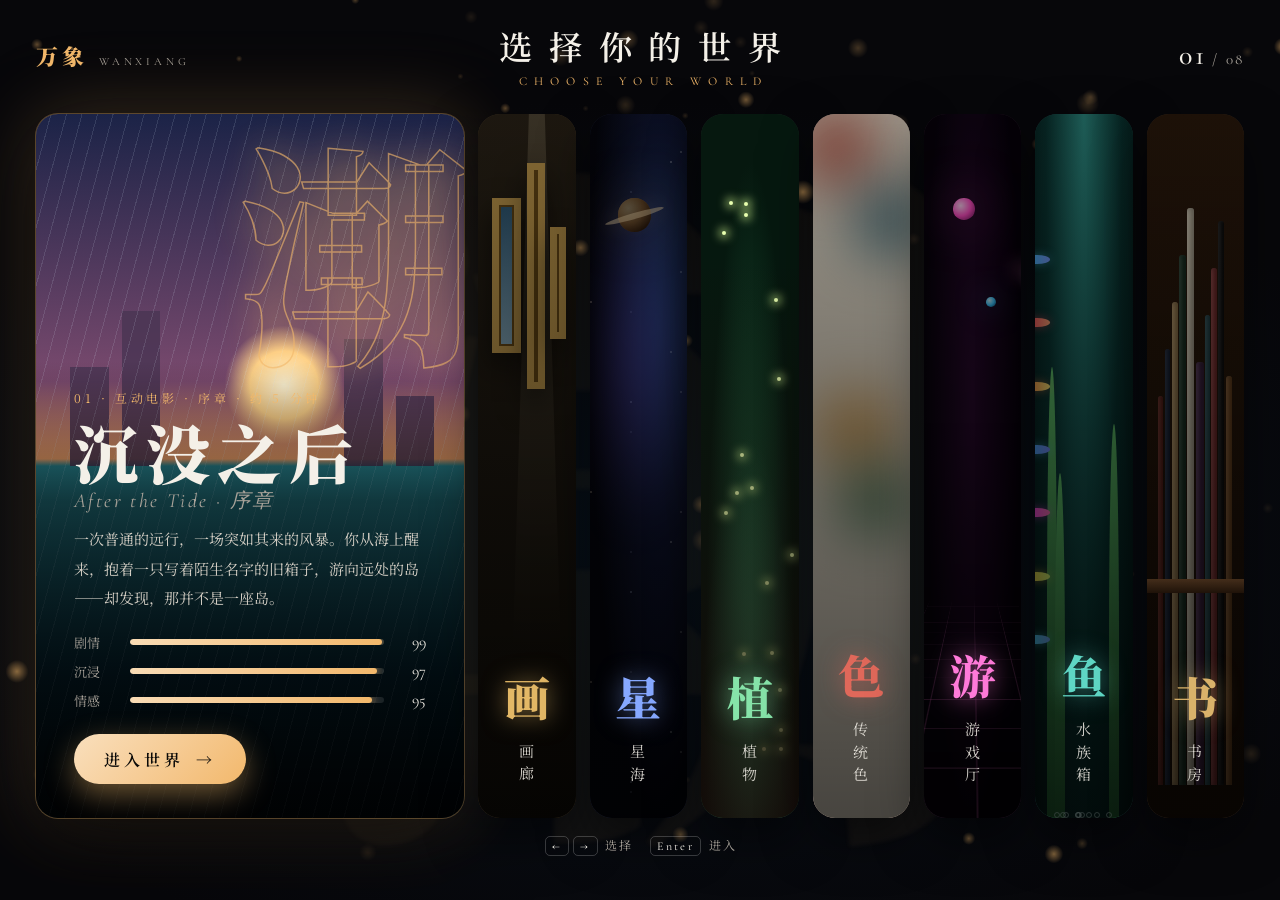
<file: index.html>
<!doctype html>
<html lang="zh-CN">
<head>
  <meta charset="utf-8" />
  <meta name="viewport" content="width=device-width, initial-scale=1, viewport-fit=cover" />
  <meta name="theme-color" content="#07070a" />
  <meta name="apple-mobile-web-app-capable" content="yes" />
  <meta name="apple-mobile-web-app-status-bar-style" content="black-translucent" />
  <meta name="description" content="万象：互动电影序章、名画、星海、植物、传统色、水族箱、原创游戏与书房，选一个世界进入。" />
  <title>万象 · 选择你的世界</title>
  <link rel="icon" href="icon.svg" type="image/svg+xml" />
  <link rel="icon" href="icon-192.png" type="image/png" sizes="192x192" />
  <link rel="apple-touch-icon" href="icon-180.png" />
  <link rel="manifest" href="manifest.webmanifest" />
  <meta name="apple-mobile-web-app-title" content="万象" />
  <!-- 分享预览（微信 / QQ / 社交平台） -->
  <meta property="og:type" content="website" />
  <meta property="og:site_name" content="万象" />
  <meta property="og:title" content="万象 · 选择你的世界" />
  <meta property="og:description" content="名画、星海、植物、传统色、原创游戏厅与书房——像选角色一样，挑一个世界进去。" />
  <meta property="og:image" content="https://koshokai.github.io/mybooks/og.jpg" />
  <meta property="og:image:width" content="1200" />
  <meta property="og:image:height" content="630" />
  <meta name="twitter:card" content="summary_large_image" />
  <link rel="preconnect" href="https://fonts.googleapis.com" />
  <link rel="preconnect" href="https://fonts.gstatic.com" crossorigin />
  <link href="https://fonts.googleapis.com/css2?family=Cormorant+Garamond:ital,wght@0,400;0,500;0,600;1,400&family=Noto+Serif+SC:wght@400;600;900&display=swap" rel="stylesheet" media="print" onload="this.media='all'" />
  <noscript><link href="https://fonts.googleapis.com/css2?family=Cormorant+Garamond:ital,wght@0,400;0,500;0,600;1,400&family=Noto+Serif+SC:wght@400;600;900&display=swap" rel="stylesheet" /></noscript>
  <link rel="stylesheet" href="hub/hub.css" />
</head>
<body>
  <canvas id="fx" aria-hidden="true"></canvas>
  <div class="ghost" id="ghost" aria-hidden="true"></div>

  <header class="hub-top">
    <div class="logo"><b>万象</b><span>WANXIANG</span></div>
    <div class="headline">
      <h1>选择你的世界</h1>
      <p>CHOOSE YOUR WORLD</p>
    </div>
    <div class="count"><b id="idx">01</b> / <span id="total">06</span></div>
  </header>

  <main class="roster" id="roster" role="listbox" aria-label="世界列表"></main>

  <footer class="hub-foot">
    <span class="keys"><kbd>←</kbd><kbd>→</kbd> 选择　<kbd>Enter</kbd> 进入</span>
    <span class="touch">点选世界 · 再点一次进入</span>
  </footer>

  <div class="warp" id="warp" aria-hidden="true"><b id="warpGlyph"></b></div>

  <script src="shared/status.js"></script>
  <script src="hub/hub.js"></script>
  <script>/* 离线缓存：第二次打开更快，断网也能看已打开过的世界 */
    if ("serviceWorker" in navigator && (location.protocol === "https:" || /[?&]sw\b/.test(location.search)))
      addEventListener("load", () => navigator.serviceWorker.register("sw.js", { scope: "./" }).catch(() => {}));
  </script>
</body>
</html>
</file>
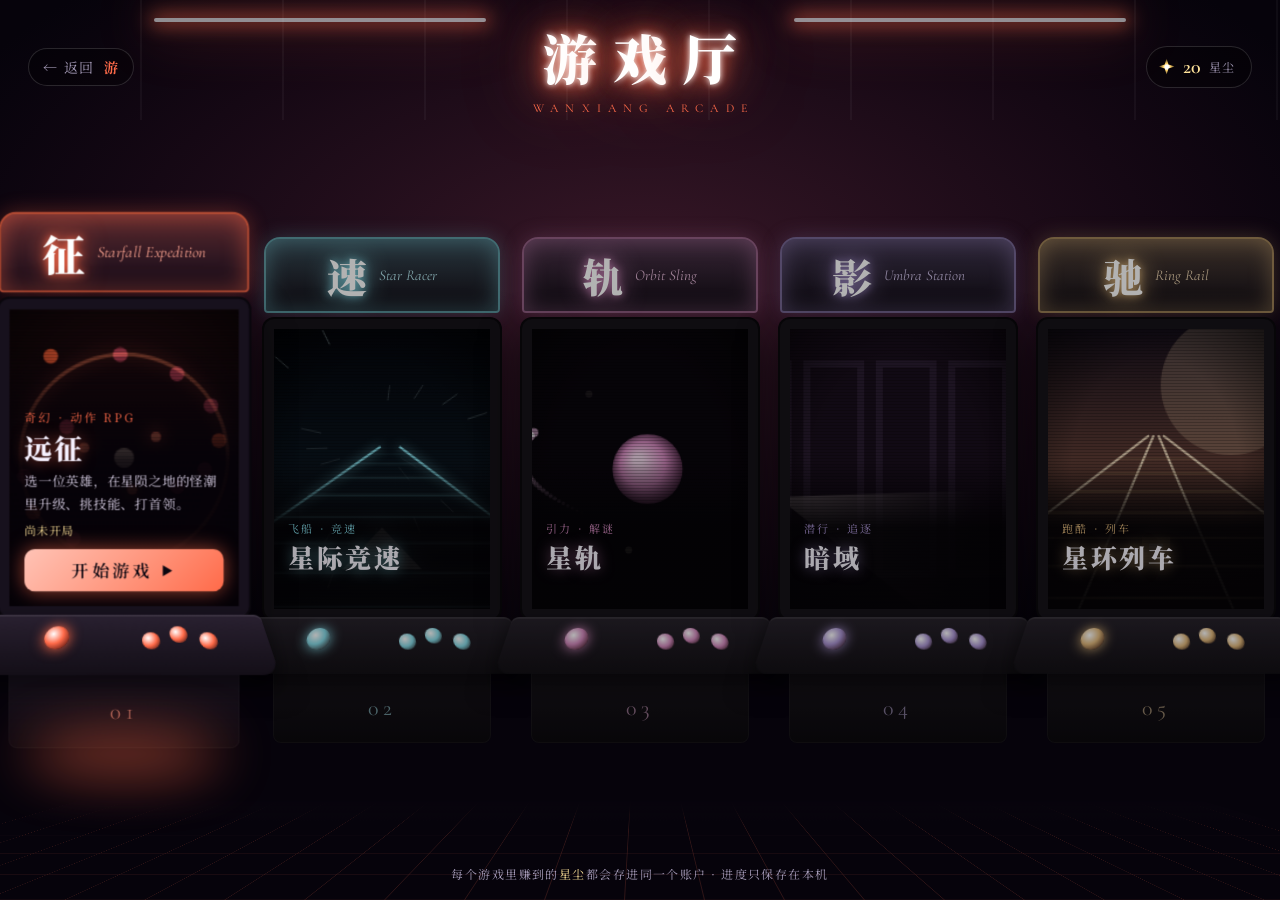
<file: worlds/arcade/index.html>
<!doctype html>
<html lang="zh-CN">
<head>
  <meta charset="utf-8" />
  <meta name="viewport" content="width=device-width, initial-scale=1, viewport-fit=cover" />
  <meta name="theme-color" content="#08040f" />
  <title>游戏厅 · 万象</title>
  <link rel="icon" href="../../icon.svg" type="image/svg+xml" />
  <link rel="preconnect" href="https://fonts.googleapis.com" />
  <link rel="preconnect" href="https://fonts.gstatic.com" crossorigin />
  <link href="https://fonts.googleapis.com/css2?family=Cormorant+Garamond:ital,wght@0,500;0,600;1,500&family=Noto+Serif+SC:wght@400;600;900&display=swap" rel="stylesheet" media="print" onload="this.media='all'" />
  <noscript><link href="https://fonts.googleapis.com/css2?family=Cormorant+Garamond:ital,wght@0,500;0,600;1,500&family=Noto+Serif+SC:wght@400;600;900&display=swap" rel="stylesheet" /></noscript>
  <link rel="stylesheet" href="arcade.css" />
</head>
<body>
  <div class="room" aria-hidden="true">
    <div class="ceiling"></div>
    <div class="floor"></div>
  </div>

  <header class="top">
    <a class="back" href="../../index.html">← 返回 <b>游</b></a>
    <div class="sign" aria-label="游戏厅">
      <span class="sign-zh">游<i>戏</i>厅</span>
      <span class="sign-en">WANXIANG ARCADE</span>
    </div>
    <button class="wallet" id="wallet" title="我的星尘与成就">
      <span class="dust-ico"></span><b id="dust">0</b><small>星尘</small>
    </button>
  </header>

  <main class="hall" id="hall" aria-label="游戏机"></main>
  <nav class="dots" id="dots" aria-hidden="true"></nav>
  <p class="tip">每个游戏里赚到的<b>星尘</b>都会存进同一个账户 · 进度只保存在本机</p>

  <aside class="drawer" id="drawer" hidden>
    <div class="drawer-bg" data-close></div>
    <div class="drawer-card">
      <button class="x" data-close aria-label="关闭">×</button>
      <h2>我的游戏档案</h2>
      <div class="big-dust"><span class="dust-ico"></span><b id="dust2">0</b><small>星尘</small></div>
      <div class="per" id="per"></div>
      <h3>成就 <span id="achCount"></span></h3>
      <ul class="ach" id="ach"></ul>
    </div>
  </aside>

  <div class="zoom" id="zoom" aria-hidden="true"></div>

  <script src="../../shared/status.js"></script>
  <script src="../../shared/arcade.js"></script>
  <script src="lobby.js"></script>
  <script>/* 离线缓存：第二次打开更快，断网也能看已打开过的世界 */
    if ("serviceWorker" in navigator && (location.protocol === "https:" || /[?&]sw\b/.test(location.search)))
      addEventListener("load", () => navigator.serviceWorker.register("../../sw.js", { scope: "../../" }).catch(() => {}));
  </script>
</body>
</html>
</file>
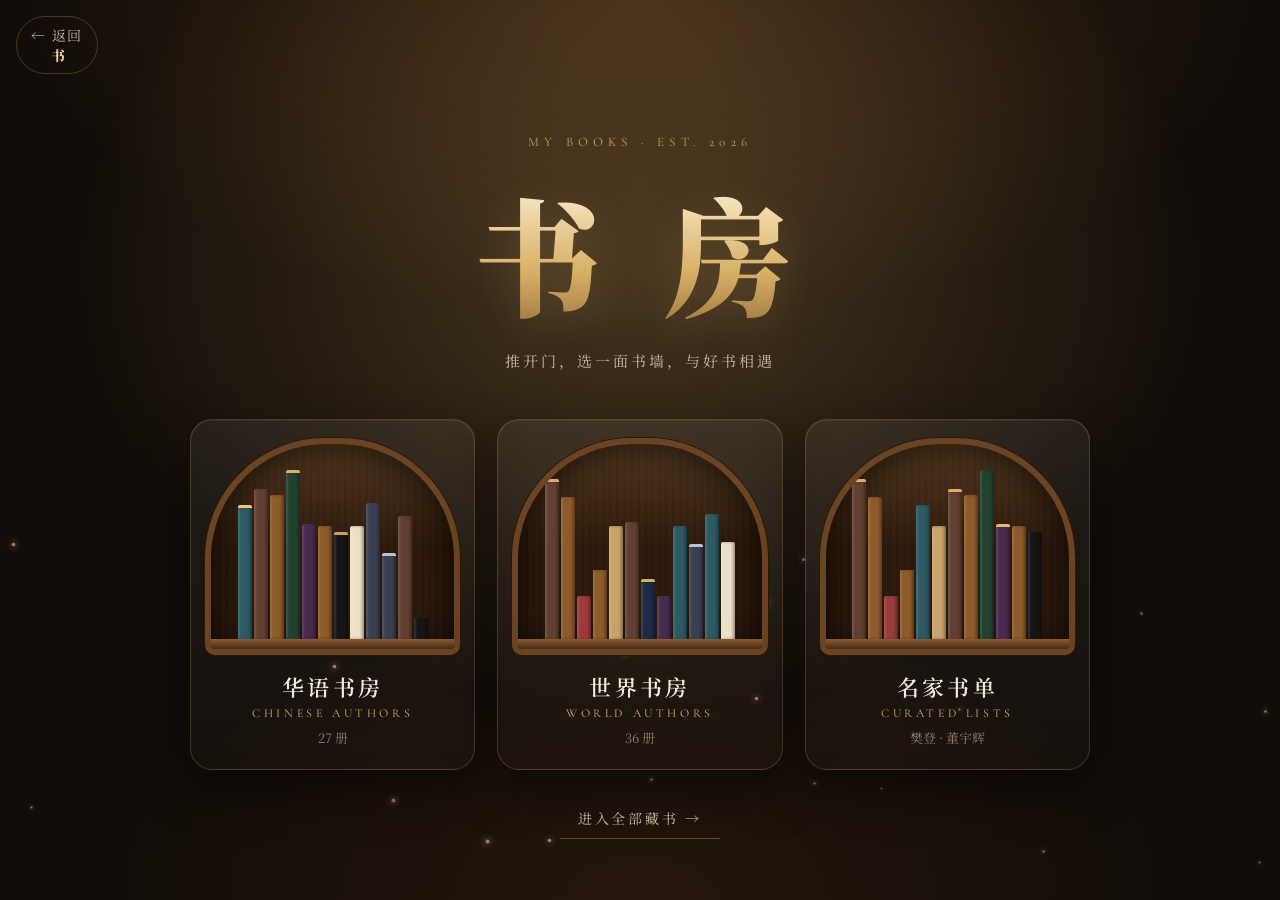
<file: worlds/books/index.html>
<!doctype html>
<html lang="zh-CN">
<head>
  <meta charset="utf-8" />
  <meta name="viewport" content="width=device-width, initial-scale=1, viewport-fit=cover" />
  <meta name="theme-color" content="#120d09" />
  <meta name="apple-mobile-web-app-capable" content="yes" />
  <meta name="apple-mobile-web-app-status-bar-style" content="black-translucent" />
  <title>MyBooks · 书房</title>
  <link rel="icon" href="icon.svg" type="image/svg+xml" />
  <link rel="apple-touch-icon" href="icon.svg" />
  <link rel="manifest" href="manifest.webmanifest" />
  <link rel="preconnect" href="https://fonts.googleapis.com" />
  <link rel="preconnect" href="https://fonts.gstatic.com" crossorigin />
  <link href="https://fonts.googleapis.com/css2?family=Cormorant+Garamond:ital,wght@0,500;0,600;1,500&family=Noto+Serif+SC:wght@400;600;900&display=swap" rel="stylesheet" media="print" onload="this.media='all'" />
  <noscript><link href="https://fonts.googleapis.com/css2?family=Cormorant+Garamond:ital,wght@0,500;0,600;1,500&family=Noto+Serif+SC:wght@400;600;900&display=swap" rel="stylesheet" /></noscript>
  <link rel="stylesheet" href="css/style.css" />
</head>
<body>
  <!-- ========== 开场：选择书房 ========== -->
  <section id="splash" class="splash">
    <a class="hub-back hub-back-abs" href="../../index.html">← 返回 <b>书</b></a>
    <div class="splash-glow"></div>
    <div class="dust" aria-hidden="true"></div>
    <div class="splash-inner">
      <p class="eyebrow">MY&nbsp;BOOKS · EST. 2026</p>
      <h1 class="splash-title">书&nbsp;房</h1>
      <p class="splash-sub">推开门，选一面书墙，与好书相遇</p>

      <div class="doors">
        <button class="door" data-enter="cn">
          <span class="door-arch"><span class="door-spines" data-mini="cn"></span></span>
          <span class="door-name">华语书房</span>
          <span class="door-en">CHINESE AUTHORS</span>
          <span class="door-count" data-count="cn"></span>
        </button>
        <button class="door" data-enter="world">
          <span class="door-arch"><span class="door-spines" data-mini="world"></span></span>
          <span class="door-name">世界书房</span>
          <span class="door-en">WORLD AUTHORS</span>
          <span class="door-count" data-count="world"></span>
        </button>
        <button class="door" data-enter="lists">
          <span class="door-arch"><span class="door-spines" data-mini="lists"></span></span>
          <span class="door-name">名家书单</span>
          <span class="door-en">CURATED LISTS</span>
          <span class="door-count">樊登 · 董宇辉</span>
        </button>
      </div>
      <button class="enter-all" data-enter="all">进入全部藏书 →</button>
    </div>
  </section>

  <!-- ========== 主界面 ========== -->
  <div id="app" class="app" hidden>
    <header class="topbar">
      <a class="hub-back" href="../../index.html" title="返回选择世界">←</a>
      <button class="brand" id="homeBtn" title="回到门厅">
        <span class="brand-mark">书</span>
        <span class="brand-text">MyBooks<small>书房</small></span>
      </button>
      <label class="search">
        <svg viewBox="0 0 24 24" aria-hidden="true"><circle cx="11" cy="11" r="7"/><path d="m20 20-3.5-3.5"/></svg>
        <input id="searchInput" type="search" placeholder="搜索书名、作者…" autocomplete="off" />
      </label>
      <button class="ghost-btn" id="randomBtn" title="随机抽一本">
        <svg viewBox="0 0 24 24" aria-hidden="true"><rect x="3" y="3" width="18" height="18" rx="4"/><circle cx="8.5" cy="8.5" r="1.3"/><circle cx="15.5" cy="15.5" r="1.3"/><circle cx="12" cy="12" r="1.3"/></svg>
        <span>随机一本</span>
      </button>
    </header>

    <nav class="tabs" id="tabs"></nav>

    <section class="hero" id="hero"></section>

    <main class="room">
      <div class="bookcase" id="bookcase"></div>
    </main>

    <footer class="foot">藏书 <b id="totalCount"></b> 册 · 书目推荐整理自公开信息，仅供参考</footer>
  </div>

  <!-- ========== 书籍详情 ========== -->
  <div class="detail" id="detail" hidden>
    <div class="detail-backdrop" data-close></div>
    <article class="detail-card" role="dialog" aria-modal="true">
      <button class="close-btn" data-close aria-label="关闭">×</button>
      <div class="stage" id="stage">
        <div class="book3d" id="book3d"></div>
        <p class="stage-hint">拖动可旋转</p>
      </div>
      <div class="info" id="info"></div>
    </article>
  </div>

  <script src="js/data.js"></script>
  <script src="js/app.js"></script>
  <script>/* 离线缓存：第二次打开更快，断网也能看已打开过的世界 */
    if ("serviceWorker" in navigator && (location.protocol === "https:" || /[?&]sw\b/.test(location.search)))
      addEventListener("load", () => navigator.serviceWorker.register("../../sw.js", { scope: "../../" }).catch(() => {}));
  </script>
</body>
</html>
</file>
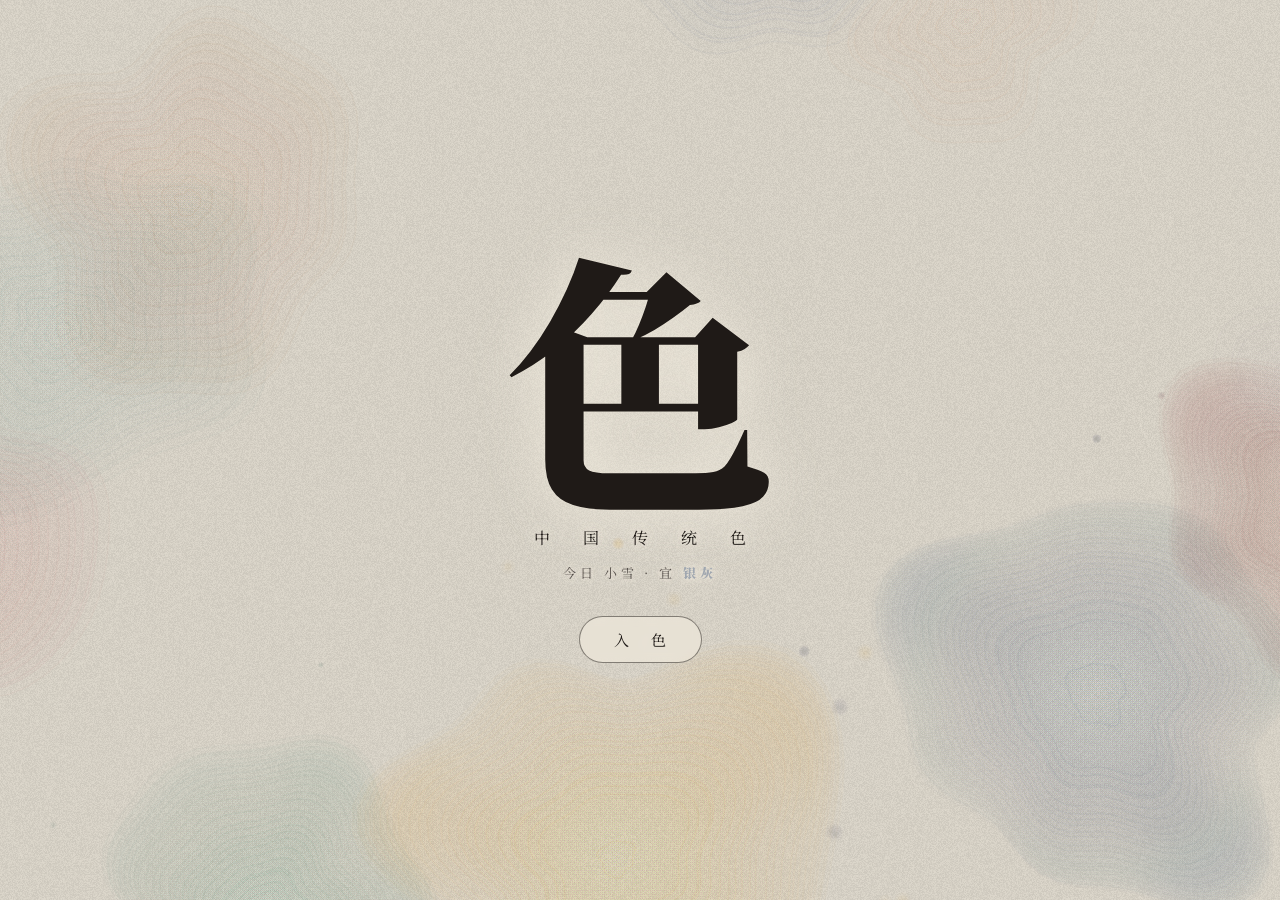
<file: worlds/colors/index.html>
<!doctype html>
<html lang="zh-CN">
<head>
  <meta charset="utf-8" />
  <meta name="viewport" content="width=device-width, initial-scale=1, viewport-fit=cover" />
  <meta name="theme-color" content="#f3ede0" />
  <meta name="apple-mobile-web-app-capable" content="yes" />
  <meta name="apple-mobile-web-app-status-bar-style" content="black-translucent" />
  <title>色 · 中国传统色</title>
  <link rel="icon" href="data:image/svg+xml,%3Csvg xmlns='http://www.w3.org/2000/svg' viewBox='0 0 64 64'%3E%3Crect width='64' height='64' rx='14' fill='%239D2933'/%3E%3Ctext x='32' y='45' font-size='38' text-anchor='middle' fill='%23f6efe2' font-family='serif'%3E色%3C/text%3E%3C/svg%3E" />
  <link rel="preconnect" href="https://fonts.googleapis.com" />
  <link rel="preconnect" href="https://fonts.gstatic.com" crossorigin />
  <link href="https://fonts.googleapis.com/css2?family=Cormorant+Garamond:ital,wght@0,400;0,500;0,600;1,400&family=Noto+Serif+SC:wght@400;600;900&display=swap" rel="stylesheet" media="print" onload="this.media='all'" />
  <noscript><link href="https://fonts.googleapis.com/css2?family=Cormorant+Garamond:ital,wght@0,400;0,500;0,600;1,400&family=Noto+Serif+SC:wght@400;600;900&display=swap" rel="stylesheet" /></noscript>
  <link rel="stylesheet" href="style.css" />
</head>
<body>
  <!-- 背景：颗粒与墨云 -->
  <canvas id="fx" class="fx" aria-hidden="true"></canvas>
  <div class="paper" aria-hidden="true"></div>

  <!-- 顶栏 -->
  <header class="top">
    <a class="back" href="../../index.html" aria-label="返回角色选择">← 返回 <b>色</b></a>
    <div class="top-title">中国传统色<span id="counter">01 / 85</span></div>
    <nav class="top-actions">
      <button class="pill" id="btnToday" title="今日之色">今日</button>
      <button class="pill" id="btnMap" title="色谱总览">色谱</button>
    </nav>
  </header>

  <!-- 筛选 -->
  <div class="filters" id="filters" role="toolbar" aria-label="筛选"></div>

  <!-- 主视图：一色一屏 -->
  <main class="track" id="track" aria-live="polite"></main>

  <!-- 右侧色带索引 -->
  <aside class="rail" id="rail" aria-label="颜色索引"></aside>

  <!-- 滑动提示 -->
  <div class="hint" id="hint"><span>上下滑动 · 换一种颜色</span><i></i></div>

  <!-- 色谱总览 -->
  <section class="atlas" id="atlas" hidden aria-label="色谱">
    <div class="atlas-head">
      <h2>色 谱</h2>
      <div class="seg" role="tablist">
        <button class="on" data-mode="wheel" role="tab">色轮</button>
        <button data-mode="grid" role="tab">色系</button>
      </div>
      <button class="x" id="atlasClose" aria-label="关闭">×</button>
    </div>
    <div class="atlas-body">
      <div class="wheel-wrap" id="wheelWrap">
        <div class="wheel" id="wheel">
          <div class="wheel-core" id="wheelCore"><b>色</b><small>按色相排列</small></div>
        </div>
      </div>
      <div class="grid" id="grid" hidden></div>
    </div>
  </section>

  <!-- 详情 -->
  <section class="sheet" id="sheet" hidden aria-label="颜色详情">
    <div class="sheet-scrim" data-close></div>
    <div class="sheet-panel" id="sheetPanel">
      <div class="sheet-grip" data-close></div>
      <button class="x" data-close aria-label="关闭">×</button>
      <div id="sheetBody"></div>
    </div>
  </section>

  <!-- 色卡预览 -->
  <section class="poster" id="poster" hidden aria-label="色卡">
    <div class="poster-inner">
      <img id="posterImg" alt="色卡预览" />
      <div class="poster-actions">
        <a class="btn solid" id="posterDl" download="色卡.png">保存图片</a>
        <button class="btn" id="posterClose">关闭</button>
      </div>
      <p class="poster-tip">手机上也可长按图片保存</p>
    </div>
  </section>

  <!-- 开场：墨色晕染 -->
  <section class="intro" id="intro">
    <canvas id="ink"></canvas>
    <div class="intro-text">
      <h1 class="intro-glyph">色</h1>
      <p class="intro-sub">中 国 传 统 色</p>
      <p class="intro-today" id="introToday"></p>
      <button class="intro-go" id="introGo">入 色</button>
    </div>
  </section>

  <div class="toast" id="toast" role="status"></div>

  <script type="module" src="app.js"></script>
  <script>/* 离线缓存：第二次打开更快，断网也能看已打开过的世界 */
    if ("serviceWorker" in navigator && (location.protocol === "https:" || /[?&]sw\b/.test(location.search)))
      addEventListener("load", () => navigator.serviceWorker.register("../../sw.js", { scope: "../../" }).catch(() => {}));
  </script>
</body>
</html>
</file>
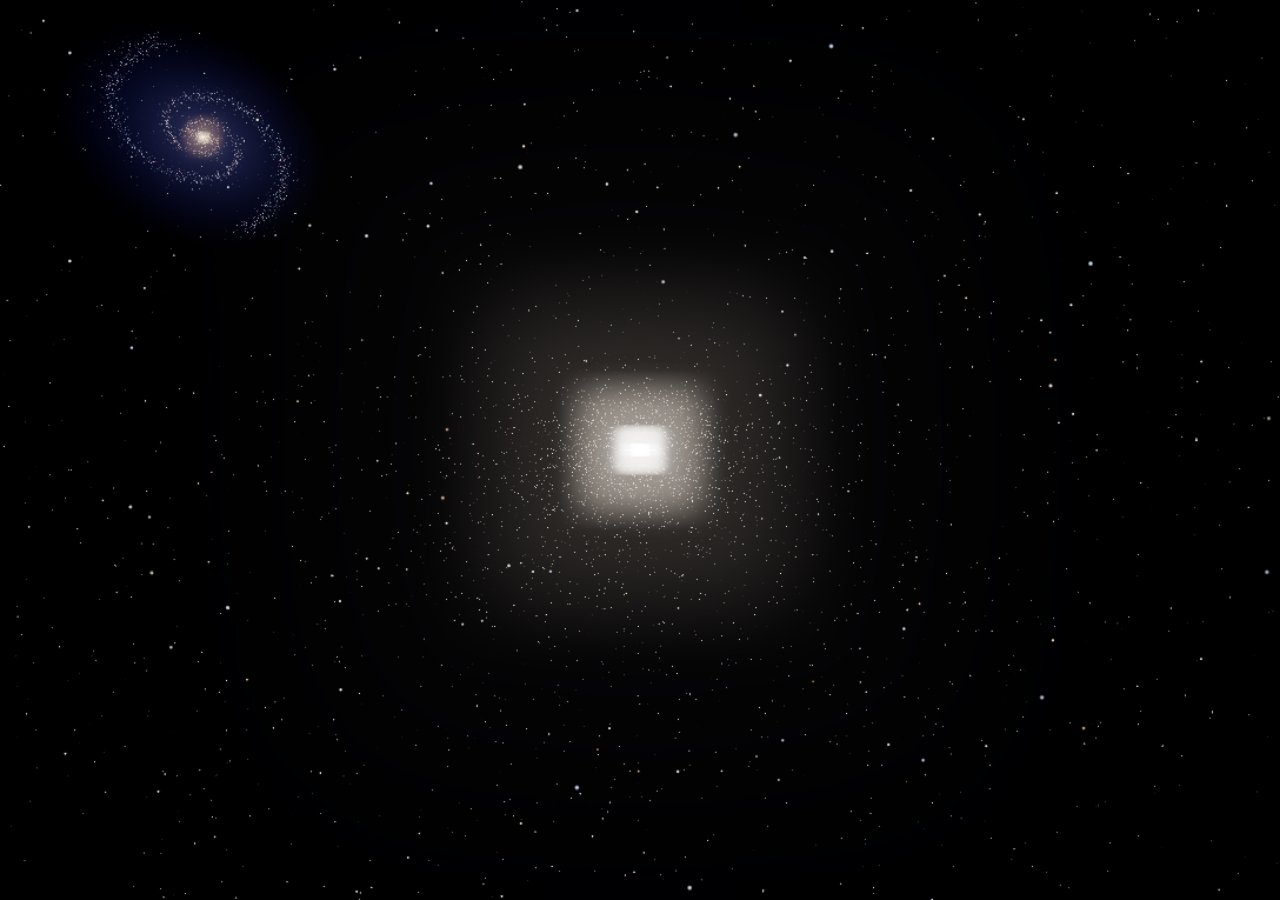
<file: worlds/cosmos/index.html>
<!doctype html>
<html lang="zh-CN">
<head>
  <meta charset="utf-8" />
  <meta name="viewport" content="width=device-width, initial-scale=1, viewport-fit=cover, maximum-scale=1, user-scalable=no" />
  <meta name="theme-color" content="#02030a" />
  <meta name="apple-mobile-web-app-capable" content="yes" />
  <meta name="apple-mobile-web-app-status-bar-style" content="black-translucent" />
  <title>星海 · 星</title>
  <meta name="description" content="星海——深邃的宇宙，浩瀚无边。可交互的 3D 太阳系与深空图鉴。" />
  <link rel="icon" href="icon.svg" type="image/svg+xml" />
  <link rel="preconnect" href="https://fonts.googleapis.com" />
  <link rel="preconnect" href="https://fonts.gstatic.com" crossorigin />
  <!-- 字体异步加载：被墙或很慢时不阻塞页面，直接用系统衬线体 -->
  <link rel="stylesheet" href="https://fonts.googleapis.com/css2?family=Cormorant+Garamond:ital,wght@0,400;0,600;1,400;1,500&family=Noto+Serif+SC:wght@400;600;900&display=swap" media="print" onload="this.media='all'" />
  <link rel="stylesheet" href="css/cosmos.css" />
  <script type="importmap">{"imports":{"three":"../../shared/vendor/three/three.module.min.js","three/addons/":"../../shared/vendor/three/addons/"}}</script>
</head>
<body>
  <canvas id="stage" aria-label="宇宙三维场景"></canvas>

  <!-- 加载 -->
  <div id="loader">
    <div class="loader-glyph">星</div>
    <div class="loader-text">正在点亮星海<span id="loader-pct">0%</span></div>
    <div class="loader-bar"><i id="loader-fill"></i></div>
    <div class="loader-sub">Forging stars &amp; worlds</div>
  </div>

  <!-- 片头标题 -->
  <div id="intro" aria-hidden="true">
    <div class="intro-glyph">星</div>
    <div class="intro-name">星海</div>
    <div class="intro-line">浩瀚无边</div>
    <div class="intro-en">The Star Sea · Boundless &amp; Deep</div>
    <button id="skip" type="button">跳过 ›</button>
  </div>

  <!-- 标签层 -->
  <div id="labels"></div>

  <!-- HUD -->
  <div id="hud">
    <a class="back" href="../../index.html" aria-label="返回">
      <span class="back-arrow">← 返回</span><span class="back-glyph">星</span>
    </a>

    <div class="region">
      <div class="region-zh" id="region-zh">太阳系</div>
      <div class="region-en" id="region-en">The Solar System</div>
    </div>

    <div class="modes" role="tablist">
      <button type="button" class="mode active" data-mode="solar" role="tab"><b>太阳系</b><i>Solar</i></button>
      <button type="button" class="mode" data-mode="deep" role="tab"><b>深空</b><i>Deep Space</i></button>
    </div>

    <div class="hint" id="hint">拖动旋转 · 双指或滚轮缩放 · 轻点天体查看</div>

    <div class="dock" id="dock">
      <div class="dock-title"><span id="dock-title">选择天体</span><em id="dock-sub">Choose your world</em></div>
      <div class="cards" id="cards"></div>
    </div>
  </div>

  <!-- 详情面板 -->
  <aside id="panel" aria-hidden="true">
    <div class="panel-grip"></div>
    <div class="panel-watermark" id="p-mark">星</div>
    <div class="panel-top">
      <button type="button" class="p-nav" id="p-prev" aria-label="上一个">‹</button>
      <span class="p-index" id="p-index">01 / 10</span>
      <button type="button" class="p-nav" id="p-next" aria-label="下一个">›</button>
      <button type="button" class="p-close" id="p-close" aria-label="关闭">✕</button>
    </div>
    <div class="panel-scroll">
      <div class="p-kind" id="p-kind">类地行星</div>
      <h2 class="p-name" id="p-name">地球</h2>
      <div class="p-en" id="p-en">Earth</div>
      <p class="p-tag" id="p-tag"></p>
      <div class="p-dist" id="p-dist"></div>
      <div class="p-section"><span>属性</span><em>Attributes</em></div>
      <div class="p-stats" id="p-stats"></div>
      <div class="p-section"><span>趣闻</span><em>Did you know</em></div>
      <ol class="p-facts" id="p-facts"></ol>
      <p class="p-note" id="p-note"></p>
    </div>
  </aside>

  <noscript><div class="nojs">需要启用 JavaScript 才能进入星海。</div></noscript>
  <script type="module" src="js/main.js"></script>
  <script>/* 离线缓存：第二次打开更快，断网也能看已打开过的世界 */
    if ("serviceWorker" in navigator && (location.protocol === "https:" || /[?&]sw\b/.test(location.search)))
      addEventListener("load", () => navigator.serviceWorker.register("../../sw.js", { scope: "../../" }).catch(() => {}));
  </script>
</body>
</html>
</file>
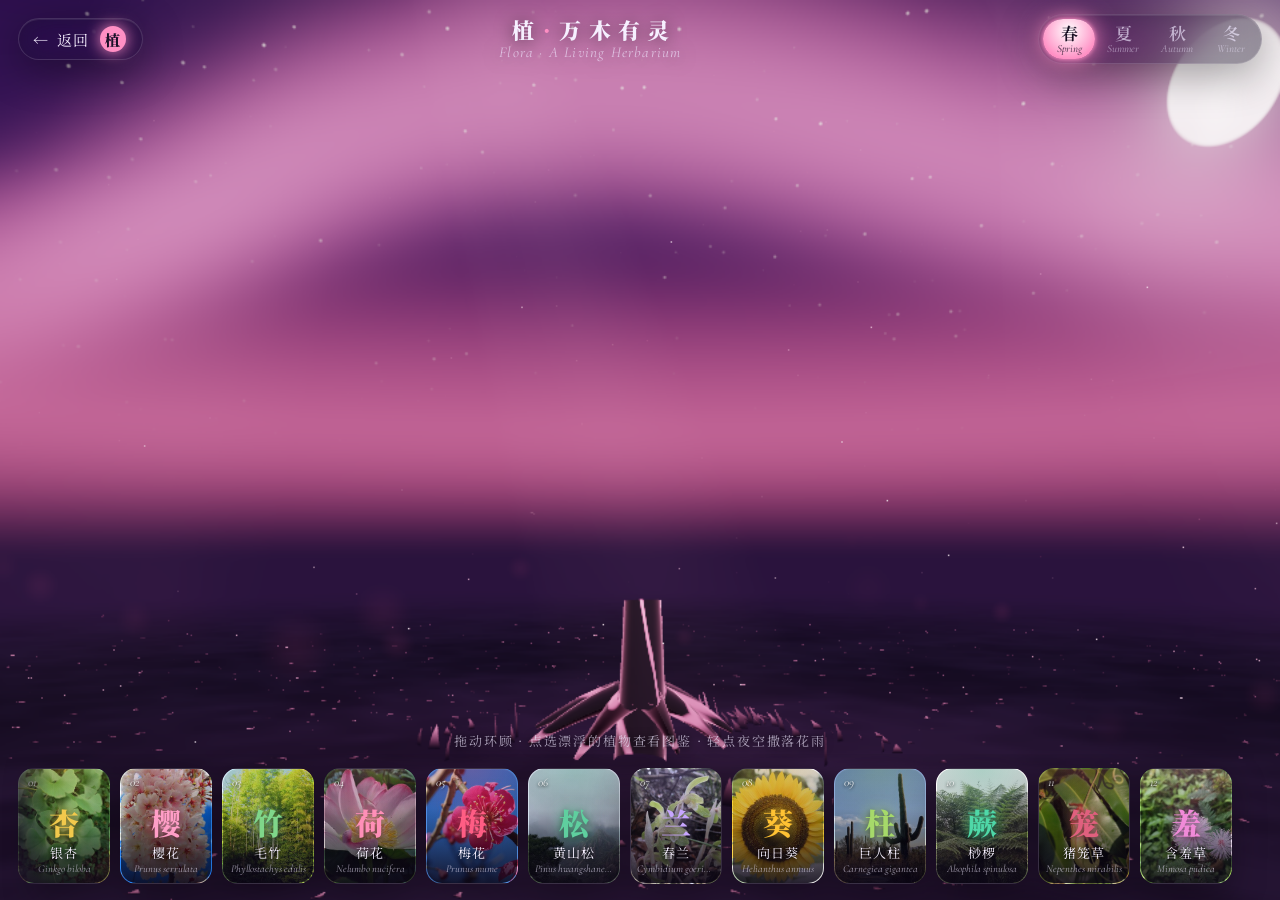
<file: worlds/flora/index.html>
<!doctype html>
<html lang="zh-CN">
<head>
  <meta charset="utf-8" />
  <meta name="viewport" content="width=device-width, initial-scale=1, viewport-fit=cover" />
  <meta name="theme-color" content="#120d22" />
  <meta name="apple-mobile-web-app-capable" content="yes" />
  <meta name="apple-mobile-web-app-status-bar-style" content="black-translucent" />
  <title>植 · 万木有灵 Flora</title>
  <script type="importmap">{"imports":{"three":"../../shared/vendor/three/three.module.min.js","three/addons/":"../../shared/vendor/three/addons/"}}</script>
  <link rel="icon" href="data:image/svg+xml,%3Csvg xmlns=%22http://www.w3.org/2000/svg%22 viewBox=%220 0 64 64%22%3E%3Crect width=%2264%22 height=%2264%22 rx=%2214%22 fill=%22%23170f2a%22/%3E%3Ctext x=%2232%22 y=%2246%22 font-size=%2240%22 text-anchor=%22middle%22 fill=%22%23ff9ec7%22 font-family=%22serif%22%3E%E6%A4%8D%3C/text%3E%3C/svg%3E" />
  <link rel="preconnect" href="https://fonts.googleapis.com" />
  <link rel="preconnect" href="https://fonts.gstatic.com" crossorigin />
  <link href="https://fonts.googleapis.com/css2?family=Cormorant+Garamond:ital,wght@0,500;0,600;1,400;1,500&family=Noto+Serif+SC:wght@400;600;900&display=swap" rel="stylesheet" media="print" onload="this.media='all'" />
  <link rel="stylesheet" href="flora.css" />
</head>
<body>
  <canvas id="scene" aria-label="植物世界：世界之树与漂浮的植物"></canvas>

  <div id="tags" aria-hidden="false"></div>

  <header class="top">
    <a class="back" href="../../index.html" title="返回选择世界"><span class="arr">←</span> 返回 <b>植</b></a>
    <div class="brand">
      <b>植<i>·</i>万木有灵</b>
      <em>Flora · A Living Herbarium</em>
    </div>
    <nav class="seasons" aria-label="切换季节"></nav>
  </header>

  <div id="toast" role="status" aria-live="polite"></div>

  <p id="hint">拖动环顾 · 点选漂浮的植物查看图鉴 · 轻点夜空撒落花雨</p>

  <aside id="panel" class="panel" aria-label="植物图鉴">
    <button id="pClose" class="pclose" title="关闭（Esc）" aria-label="关闭">✕</button>
    <div class="pbody">
      <div class="phead">
        <div class="pglyph"><span id="pGlyph"></span></div>
        <div class="pnames">
          <div class="ptitle" id="pTitle"></div>
          <h2 id="pName"></h2>
          <div class="platin" id="pLatin"></div>
        </div>
      </div>
      <div class="ptags" id="pTags"></div>
      <button class="phint" id="pHint" hidden></button>
      <section class="photos" id="pPhotos" hidden>
        <h3>实拍图鉴 <small>点开看大图</small></h3>
        <button class="pmain" id="pMain" aria-label="查看大图"></button>
        <p class="pcredit" id="pCredit"></p>
        <div class="pthumbs" id="pThumbs"></div>
      </section>
      <section>
        <h3>属性 <small>相对示意</small></h3>
        <div id="pStats" class="stats"></div>
      </section>
      <section>
        <h3>原产地</h3>
        <p id="pOrigin"></p>
      </section>
      <section>
        <h3>趣闻</h3>
        <ul id="pFacts" class="facts"></ul>
      </section>
      <section class="quote">
        <h3>文化意象</h3>
        <p id="pCulture"></p>
      </section>
    </div>
    <div class="pnav">
      <button id="pPrev">‹ 上一株</button>
      <span id="pCount"></span>
      <button id="pNext">下一株 ›</button>
    </div>
  </aside>

  <nav id="roster" class="roster" aria-label="植物图鉴列表"></nav>
  <div id="lightbox" class="lightbox" hidden>
    <button class="lb-close" id="lbClose" aria-label="关闭">✕</button>
    <button class="lb-nav prev" id="lbPrev" aria-label="上一张">‹</button>
    <figure class="lb-fig">
      <img id="lbImg" alt="" />
      <figcaption id="lbCap"></figcaption>
    </figure>
    <button class="lb-nav next" id="lbNext" aria-label="下一张">›</button>
  </div>

  <div id="intro" aria-hidden="true">
    <div class="intro-glyph">植</div>
    <div class="intro-sub">万 木 有 灵</div>
    <div class="intro-en">Flora</div>
  </div>

  <noscript><p class="noscript">此页面需要启用 JavaScript 与 WebGL。</p></noscript>
  <!-- 先让开场的「植」字画出来，再开始构建 3D 场景 -->
  <script type="module">requestAnimationFrame(() => setTimeout(() => import("./js/main.js"), 30));</script>
  <script>/* 离线缓存：第二次打开更快，断网也能看已打开过的世界 */
    if ("serviceWorker" in navigator && (location.protocol === "https:" || /[?&]sw\b/.test(location.search)))
      addEventListener("load", () => navigator.serviceWorker.register("../../sw.js", { scope: "../../" }).catch(() => {}));
  </script>
</body>
</html>
</file>
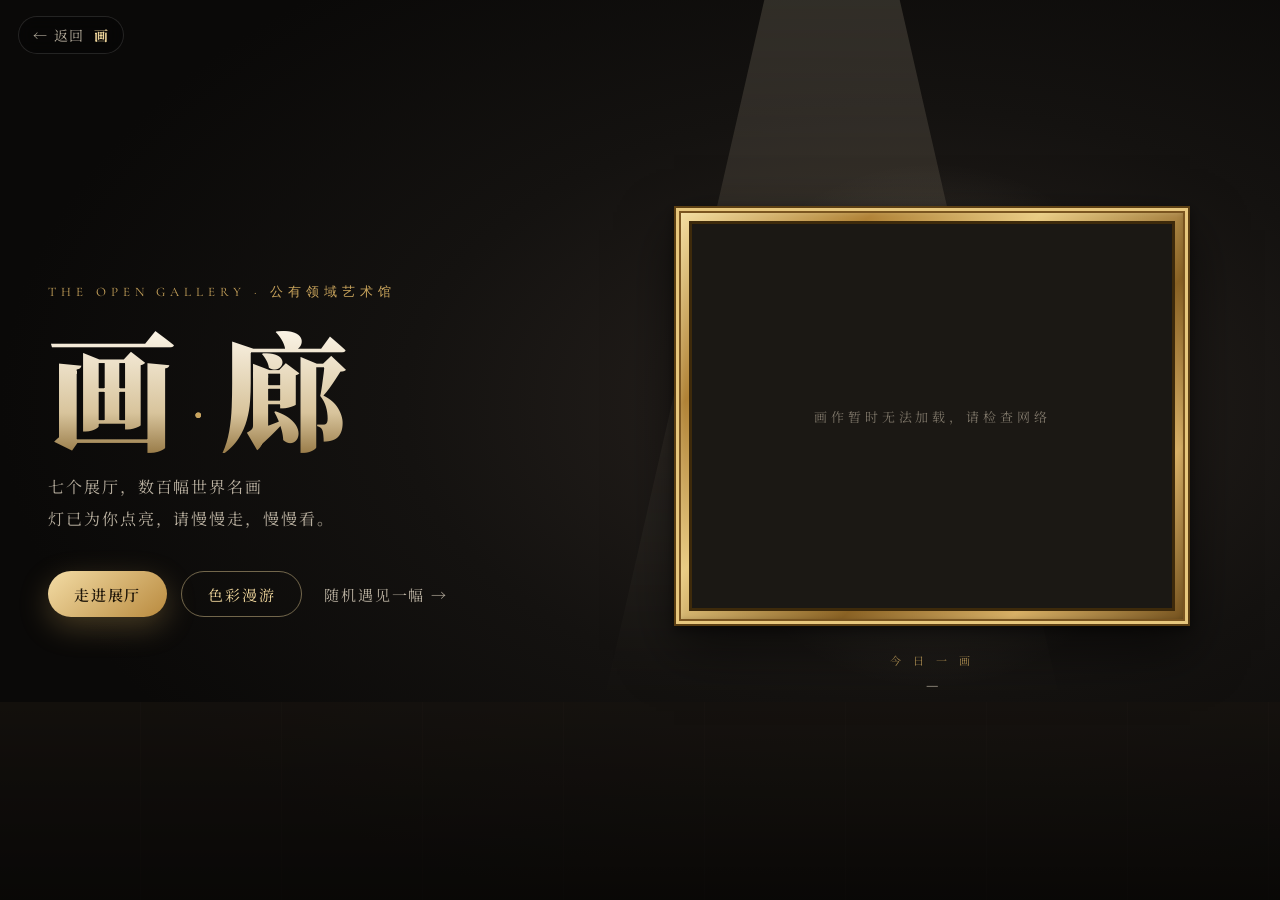
<file: worlds/gallery/index.html>
<!doctype html>
<html lang="zh-CN">
<head>
  <meta charset="utf-8" />
  <meta name="viewport" content="width=device-width, initial-scale=1, viewport-fit=cover" />
  <meta name="theme-color" content="#0d0c0b" />
  <meta name="apple-mobile-web-app-capable" content="yes" />
  <meta name="apple-mobile-web-app-status-bar-style" content="black-translucent" />
  <title>画廊 · The Open Gallery</title>
  <link rel="icon" href="../../icon.svg" type="image/svg+xml" />
  <link rel="preconnect" href="https://api.artic.edu" crossorigin />
  <link rel="preconnect" href="https://www.artic.edu" />
  <link rel="preconnect" href="https://fonts.googleapis.com" />
  <link rel="preconnect" href="https://fonts.gstatic.com" crossorigin />
  <link href="https://fonts.googleapis.com/css2?family=Cormorant+Garamond:ital,wght@0,400;0,500;0,600;1,400;1,500&family=Noto+Serif+SC:wght@400;600;900&display=swap" rel="stylesheet" media="print" onload="this.media='all'" />
  <noscript><link href="https://fonts.googleapis.com/css2?family=Cormorant+Garamond:ital,wght@0,400;0,500;0,600;1,400;1,500&family=Noto+Serif+SC:wght@400;600;900&display=swap" rel="stylesheet" /></noscript>
  <link rel="stylesheet" href="style.css" />
</head>
<body>
  <!-- ========== 大厅 ========== -->
  <section id="lobby" class="lobby">
    <a class="back" href="../../index.html">← 返回 <b>画</b></a>
    <div class="lobby-beam" aria-hidden="true"></div>
    <div class="lobby-inner">
      <div class="lobby-text">
        <p class="eyebrow">THE OPEN GALLERY · 公有领域艺术馆</p>
        <h1 class="lobby-title">画<span>·</span>廊</h1>
        <p class="lobby-sub">七个展厅，数百幅世界名画<br />灯已为你点亮，请慢慢走，慢慢看。</p>
        <div class="lobby-actions">
          <button class="btn btn-gold" data-go="map">走进展厅</button>
          <button class="btn btn-line" data-go="color">色彩漫游</button>
          <button class="btn btn-text" data-go="random">随机遇见一幅 →</button>
        </div>
      </div>
      <figure class="daily" id="daily">
        <div class="daily-spot" aria-hidden="true"></div>
        <div class="frame f-gold daily-frame"><div class="canvas"><div class="ph">灯光正在亮起…</div></div></div>
        <figcaption class="daily-cap"><small>今 日 一 画</small><span id="dailyCap">—</span></figcaption>
      </figure>
    </div>
  </section>

  <!-- ========== 主界面 ========== -->
  <div id="app" class="app" hidden>
    <header class="topbar">
      <a class="back back-sm" href="../../index.html" title="返回选择世界">←</a>
      <button class="brand" data-go="lobby" title="回到画廊大厅">
        <span class="brand-mark">画</span>
        <span class="brand-text">The Open Gallery<small>公有领域艺术馆</small></span>
      </button>
      <nav class="nav">
        <button data-go="map">展厅</button>
        <button data-go="color">色彩漫游</button>
        <button data-go="fav">我的收藏<i id="favCount"></i></button>
      </nav>
      <button class="icon-btn" data-go="random" title="随机遇见一幅">
        <svg viewBox="0 0 24 24"><path d="M3 7h3.5c2 0 3.3 1 4.5 3l2 4c1.2 2 2.5 3 4.5 3H21M3 17h3.5c1.4 0 2.4-.5 3.3-1.5M14.2 8.5c.9-1 1.9-1.5 3.3-1.5H21M18 4l3 3-3 3M18 14l3 3-3 3"/></svg>
      </button>
      <a class="icon-btn" href="../books/" title="去书房">
        <svg viewBox="0 0 24 24"><path d="M4 19V5a2 2 0 0 1 2-2h4v18H6a2 2 0 0 1-2-2zM10 3h4v18h-4M14 4l4-1 3 17-4 1z"/></svg>
      </a>
    </header>

    <main id="view"></main>
  </div>

  <!-- ========== 看画 ========== -->
  <div id="viewer" class="viewer" hidden>
    <div class="v-stage" id="vStage">
      <img id="vImg" alt="" draggable="false" />
      <div class="v-loading" id="vLoading"></div>
    </div>
    <div class="v-tools">
      <button class="v-btn" id="vClose" title="关闭 (Esc)">✕</button>
      <span class="v-sp"></span>
      <button class="v-btn" id="vZoomOut" title="缩小">−</button>
      <button class="v-btn" id="vZoomIn" title="放大">＋</button>
      <button class="v-btn" id="vInfoBtn" title="作品信息">ⓘ</button>
    </div>
    <button class="v-nav prev" id="vPrev" aria-label="上一幅">‹</button>
    <button class="v-nav next" id="vNext" aria-label="下一幅">›</button>
    <aside class="v-info" id="vInfo"></aside>
  </div>

  <div class="toast" id="toast"></div>

  <script src="rooms.js"></script>
  <script src="app.js"></script>
  <script>/* 离线缓存：第二次打开更快，断网也能看已打开过的世界 */
    if ("serviceWorker" in navigator && (location.protocol === "https:" || /[?&]sw\b/.test(location.search)))
      addEventListener("load", () => navigator.serviceWorker.register("../../sw.js", { scope: "../../" }).catch(() => {}));
  </script>
</body>
</html>
</file>
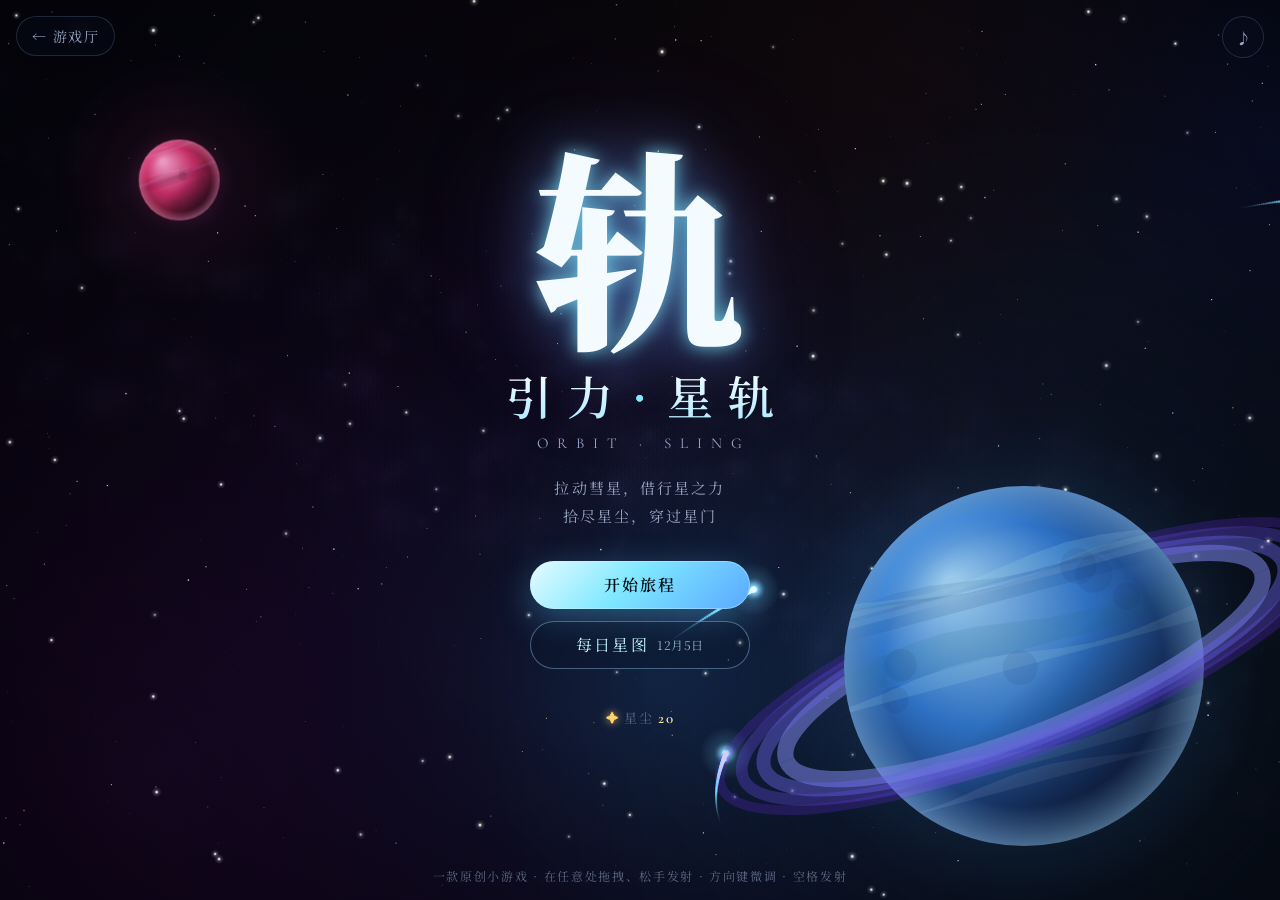
<file: worlds/game/index.html>
<!doctype html>
<html lang="zh-CN">
<head>
  <meta charset="utf-8" />
  <meta name="viewport" content="width=device-width, initial-scale=1, viewport-fit=cover, user-scalable=no" />
  <meta name="theme-color" content="#04050c" />
  <meta name="apple-mobile-web-app-capable" content="yes" />
  <meta name="apple-mobile-web-app-status-bar-style" content="black-translucent" />
  <title>轨 · 引力星轨</title>
  <meta name="description" content="引力 · 星轨 —— 一款原创的引力弹弓解谜小游戏。拉动彗星，借行星之力，拾尽星尘，穿过星门。" />
  <link rel="preconnect" href="https://fonts.googleapis.com" />
  <link rel="preconnect" href="https://fonts.gstatic.com" crossorigin />
  <link href="https://fonts.googleapis.com/css2?family=Cormorant+Garamond:ital,wght@0,500;0,600;1,500&family=Noto+Serif+SC:wght@400;600;900&display=swap" rel="stylesheet" media="print" onload="this.media='all'" />
  <noscript><link href="https://fonts.googleapis.com/css2?family=Cormorant+Garamond:ital,wght@0,500;0,600;1,500&family=Noto+Serif+SC:wght@400;600;900&display=swap" rel="stylesheet" /></noscript>
  <link rel="stylesheet" href="style.css" />
</head>
<body>
  <canvas id="cv" aria-label="游戏画面"></canvas>

  <!-- ========== 标题 ========== -->
  <section id="scr-title" class="screen show">
    <a class="back" href="../arcade/index.html">← 游戏厅</a>
    <button class="icon-btn sound-btn top-right" type="button" aria-label="音效开关"><span class="snd-on">♪</span><span class="snd-off">♪̸</span></button>
    <div class="title-wrap">
      <div class="glyph" aria-hidden="true">轨</div>
      <h1 class="game-name">引力<i>·</i>星轨</h1>
      <p class="game-en">ORBIT · SLING</p>
      <p class="game-sub">拉动彗星，借行星之力<br />拾尽星尘，穿过星门</p>
      <div class="actions">
        <button class="btn btn-primary" id="btn-start" type="button">开始旅程</button>
        <button class="btn btn-line" id="btn-daily" type="button">每日星图 <small id="daily-date"></small></button>
      </div>
      <p class="title-meta" id="title-meta"></p>
      <p class="dust-meta" id="title-dust" title="万象游戏厅共享星尘"></p>
    </div>
    <p class="title-foot">一款原创小游戏 · 在任意处拖拽、松手发射<span class="kb-hint"> · 方向键微调 · 空格发射</span></p>
  </section>

  <!-- ========== 选关星图 ========== -->
  <section id="scr-map" class="screen">
    <header class="map-head">
      <button class="icon-btn" id="map-back" type="button" aria-label="返回标题">←</button>
      <div class="map-title"><b>星图</b><span>CHART</span></div>
      <div class="map-stats">
        <div class="map-stars"><span class="star-ic">★</span> <b id="map-total">0</b><small> / 60</small></div>
        <div class="map-dust" id="map-dust" title="万象游戏厅共享星尘"></div>
      </div>
    </header>
    <div class="map-scroll" id="map-scroll">
      <div class="map-inner" id="map-inner"></div>
      <button class="daily-card" id="map-daily" type="button">
        <span class="dc-ic">✦</span>
        <span class="dc-txt"><b>每日星图</b><small>每天一张新星图 · 连续闯关 · 看你能走多远</small></span>
        <span class="dc-best" id="map-daily-best"></span>
      </button>
    </div>
  </section>

  <!-- ========== 游戏内 HUD ========== -->
  <div id="hud" class="hud">
    <button class="icon-btn" id="btn-pause" type="button" aria-label="暂停">❚❚</button>
    <div class="hud-title"><small id="hud-ch"></small><b id="hud-name"></b></div>
    <div class="hud-right">
      <div class="hud-motes" id="hud-motes" title="星尘"></div>
      <div class="hud-launch" id="hud-launch" title="剩余发射"></div>
    </div>
  </div>
  <button id="btn-recall" class="recall" type="button">⟲ 召回</button>
  <div id="banner" class="banner"><small></small><b></b></div>
  <div id="tip" class="tip"></div>
  <div id="ach" class="ach" role="status" aria-live="polite"><span class="ach-ic">✦</span><span class="ach-txt"><small>成就解锁</small><b></b></span></div>

  <!-- ========== 弹窗 ========== -->
  <div class="modal" id="m-pause">
    <div class="card">
      <a class="back back-in" href="../arcade/index.html">← 游戏厅</a>
      <h2>暂停</h2>
      <p class="card-sub" id="pause-sub"></p>
      <div class="col-btns">
        <button class="btn btn-primary" data-act="resume" type="button">继续</button>
        <button class="btn btn-line" data-act="retry" type="button">重新开始</button>
        <button class="btn btn-line" data-act="map" type="button">星图选关</button>
        <button class="btn btn-text sound-btn" type="button"><span class="snd-on">音效：开</span><span class="snd-off">音效：关</span></button>
      </div>
    </div>
  </div>

  <div class="modal" id="m-done">
    <div class="card">
      <p class="card-eyebrow" id="done-eyebrow">星轨达成</p>
      <h2 id="done-title">漂亮的一击</h2>
      <div class="stars3" id="done-stars"><i></i><i></i><i></i></div>
      <p class="card-sub" id="done-sub"></p>
      <p class="dust-gain" id="done-dust"></p>
      <div class="row-btns">
        <button class="btn btn-line sq" data-act="retry" type="button" aria-label="重来"><svg viewBox="0 0 24 24" width="22" height="22" fill="none" stroke="currentColor" stroke-width="2" stroke-linecap="round" stroke-linejoin="round" aria-hidden="true"><path d="M3.5 12a8.5 8.5 0 1 0 2.6-6.1"/><path d="M3 4v5h5"/></svg></button>
        <button class="btn btn-line sq" data-act="map" type="button" aria-label="选关"><svg viewBox="0 0 24 24" width="22" height="22" fill="none" stroke="currentColor" stroke-width="1.8" stroke-linecap="round" aria-hidden="true"><circle cx="5" cy="17" r="2.2"/><circle cx="12" cy="6.5" r="2.2"/><circle cx="19" cy="15" r="2.2"/><path d="M6.3 15.1 10.7 8.4M13.5 8.3l4.1 4.9"/></svg></button>
        <button class="btn btn-primary grow" data-act="next" type="button" id="done-next">下一关 →</button>
      </div>
    </div>
  </div>

  <div class="modal" id="m-fail">
    <div class="card">
      <p class="card-eyebrow dim">彗星已耗尽</p>
      <h2>再试一次？</h2>
      <p class="card-sub" id="fail-sub">每一次失败都让下一发更准。</p>
      <div class="row-btns">
        <button class="btn btn-line sq" data-act="map" type="button" aria-label="选关"><svg viewBox="0 0 24 24" width="22" height="22" fill="none" stroke="currentColor" stroke-width="1.8" stroke-linecap="round" aria-hidden="true"><circle cx="5" cy="17" r="2.2"/><circle cx="12" cy="6.5" r="2.2"/><circle cx="19" cy="15" r="2.2"/><path d="M6.3 15.1 10.7 8.4M13.5 8.3l4.1 4.9"/></svg></button>
        <button class="btn btn-primary grow" data-act="retry" type="button"><svg viewBox="0 0 24 24" width="18" height="18" fill="none" stroke="currentColor" stroke-width="2" stroke-linecap="round" stroke-linejoin="round" aria-hidden="true"><path d="M3.5 12a8.5 8.5 0 1 0 2.6-6.1"/><path d="M3 4v5h5"/></svg> 重来</button>
      </div>
    </div>
  </div>

  <div class="modal" id="m-daily">
    <div class="card">
      <p class="card-eyebrow" id="daily-eyebrow">每日星图</p>
      <h2 id="daily-title">旅程结束</h2>
      <div class="big-num" id="daily-score">0</div>
      <p class="card-sub" id="daily-sub"></p>
      <div class="row-btns">
        <button class="btn btn-line sq" data-act="title" type="button" aria-label="返回标题"><svg viewBox="0 0 24 24" width="22" height="22" fill="none" stroke="currentColor" stroke-width="1.9" stroke-linecap="round" stroke-linejoin="round" aria-hidden="true"><path d="M3 11.5 12 4l9 7.5"/><path d="M5.5 10v9.5h13V10"/></svg></button>
        <button class="btn btn-primary grow" data-act="daily" type="button"><svg viewBox="0 0 24 24" width="18" height="18" fill="none" stroke="currentColor" stroke-width="2" stroke-linecap="round" stroke-linejoin="round" aria-hidden="true"><path d="M3.5 12a8.5 8.5 0 1 0 2.6-6.1"/><path d="M3 4v5h5"/></svg> 再来一次</button>
      </div>
    </div>
  </div>

  <script src="../../shared/arcade.js"></script>
  <script src="physics.js"></script>
  <script src="levels.js"></script>
  <script src="audio.js"></script>
  <script src="game.js"></script>
  <script>/* 离线缓存：第二次打开更快，断网也能看已打开过的世界 */
    if ("serviceWorker" in navigator && (location.protocol === "https:" || /[?&]sw\b/.test(location.search)))
      addEventListener("load", () => navigator.serviceWorker.register("../../sw.js", { scope: "../../" }).catch(() => {}));
  </script>
</body>
</html>
</file>
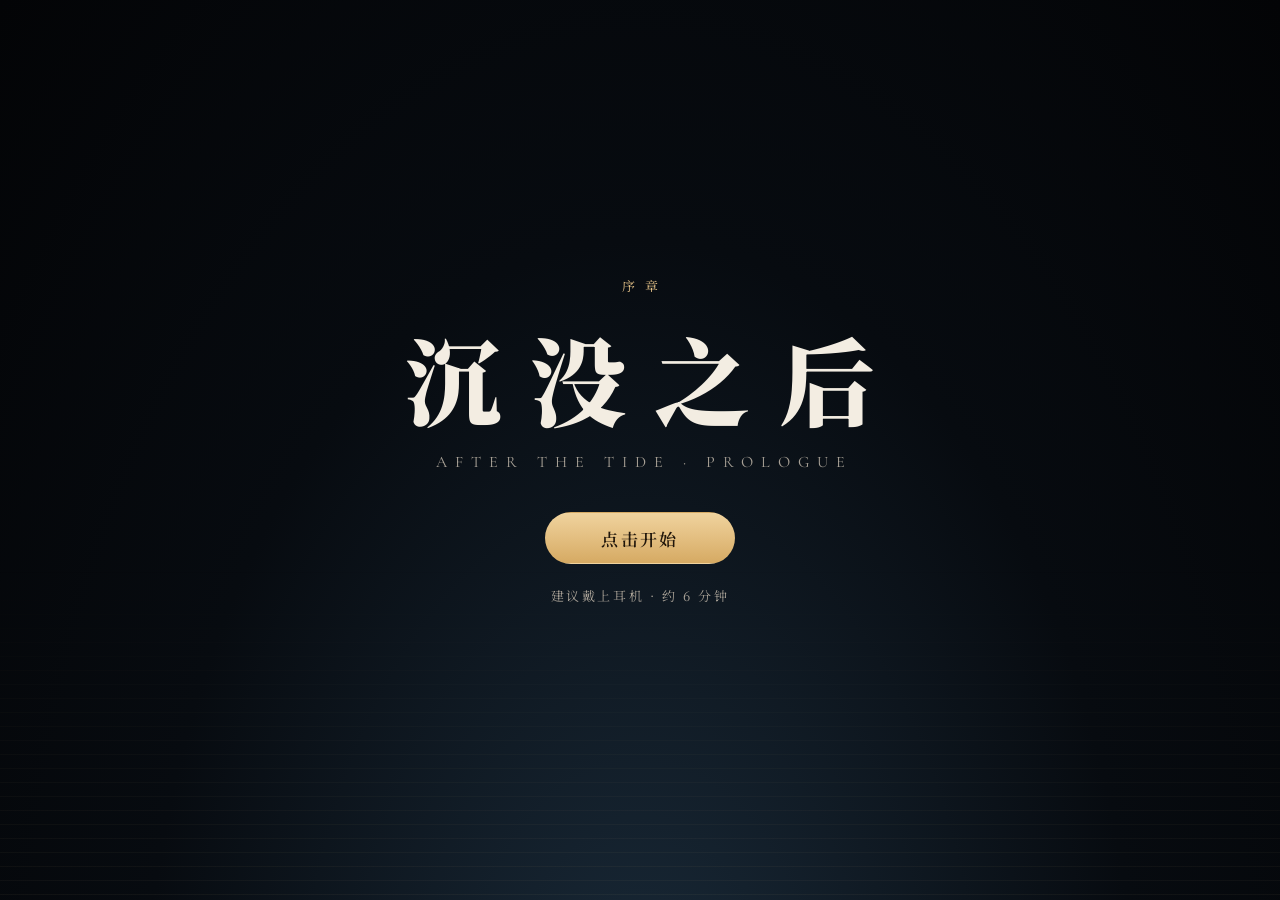
<file: worlds/tide/index.html>
<!doctype html>
<html lang="zh-CN">
<head>
  <meta charset="utf-8" />
  <meta name="viewport" content="width=device-width, initial-scale=1, viewport-fit=cover, maximum-scale=1, user-scalable=no" />
  <meta name="theme-color" content="#05070a" />
  <meta name="apple-mobile-web-app-capable" content="yes" />
  <meta name="apple-mobile-web-app-status-bar-style" content="black-translucent" />
  <title>沉没之后 · 序章 After the Tide</title>
  <meta name="description" content="沉没之后 · 序章——一次清晨的航班，一场风暴，一只写着陌生名字的旧箱子。醒来时，海已经淹没了整个世界。" />
  <link rel="icon" href="data:image/svg+xml,%3Csvg xmlns=%22http://www.w3.org/2000/svg%22 viewBox=%220 0 64 64%22%3E%3Crect width=%2264%22 height=%2264%22 rx=%2214%22 fill=%22%2307131c%22/%3E%3Cpath d=%22M8 40c6-4 10-4 16 0s10 4 16 0 10-4 16 0%22 stroke=%22%23e8c58a%22 stroke-width=%224%22 fill=%22none%22/%3E%3Cpath d=%22M22 38V22h4v-6h4v6h4v16%22 fill=%22%23e8c58a%22/%3E%3C/svg%3E" />
  <link rel="preconnect" href="https://fonts.googleapis.com" />
  <link rel="preconnect" href="https://fonts.gstatic.com" crossorigin />
  <link href="https://fonts.googleapis.com/css2?family=Cormorant+Garamond:ital,wght@0,500;0,600;1,500&family=Noto+Serif+SC:wght@400;600;900&display=swap" rel="stylesheet" media="print" onload="this.media='all'" />
  <link rel="stylesheet" href="css/tide.css" />
  <script type="importmap">{"imports":{"three":"../../shared/vendor/three/three.module.min.js","three/addons/":"../../shared/vendor/three/addons/"}}</script>
</head>
<body>
  <canvas id="gl" aria-label="沉没之后序章的三维画面"></canvas>

  <!-- 电影遮幅 -->
  <div class="bar top" id="barTop"></div>
  <div class="bar bot" id="barBot"></div>

  <!-- 顶部控制 -->
  <header class="hud" id="hud" hidden>
    <a class="hbtn home" href="../../index.html" title="回到首页" aria-label="回到首页"><svg viewBox="0 0 24 24"><path d="M15 5l-7 7 7 7"/></svg></a>
    <div class="spacer"></div>
    <button class="hbtn" id="bSkip" title="跳过本幕"><span>跳过本幕</span><svg viewBox="0 0 24 24"><path d="M6 6l7 6-7 6zM15 6v12"/></svg></button>
    <button class="hbtn" id="bSound" title="声音" aria-label="声音"><svg viewBox="0 0 24 24" id="icoSound"><path d="M4 9h4l5-4v14l-5-4H4z"/><path d="M16 9c1.5 1.5 1.5 4.5 0 6M18.5 6.5c3 3 3 8 0 11"/></svg></button>
    <button class="hbtn" id="bPause" title="暂停" aria-label="暂停"><svg viewBox="0 0 24 24"><path d="M8 5v14M16 5v14"/></svg></button>
  </header>
  <div class="vol" id="vol" hidden>
    <label><span>音量</span><input type="range" id="volR" min="0" max="100" value="80" /></label>
    <button id="bMute">静音</button>
  </div>

  <!-- 幕间标题 -->
  <div class="chapter" id="chapter"><b id="chZh"></b><em id="chEn"></em></div>

  <!-- 互动提示 / 字幕 -->
  <div class="hint" id="hint" aria-live="polite"></div>
  <div class="sub" id="sub" aria-live="polite"><p class="zh" id="subZh"></p><p class="en" id="subEn"></p></div>

  <!-- 机舱里的小动作 -->
  <div class="acts" id="acts" hidden>
    <button data-act="shade"><svg viewBox="0 0 24 24"><rect x="6" y="3" width="12" height="18" rx="6"/><path d="M6 10h12"/></svg><span id="actShade">遮光板</span></button>
    <button data-act="phone"><svg viewBox="0 0 24 24"><rect x="7" y="2.5" width="10" height="19" rx="2.2"/><path d="M11 18.5h2"/></svg><span>手机</span><i class="dot" id="phoneDot"></i></button>
    <button data-act="girl"><svg viewBox="0 0 24 24"><circle cx="12" cy="8" r="4"/><path d="M5 21c1-4 4-6 7-6s6 2 7 6"/></svg><span>小女孩</span></button>
  </div>

  <!-- 手机 -->
  <div class="phone" id="phone" hidden>
    <div class="ph">
      <div class="ph-top"><span id="phTime">18:41</span><span class="air" id="phAir">飞行模式</span></div>
      <div class="ph-head"><i>妈</i><div><b>妈妈</b><em>今天 14:05</em></div></div>
      <div class="ph-body" id="phBody">
        <p class="in">今晚几点的飞机？</p>
        <p class="out">傍晚六点。别送了，我自己去机场。</p>
        <p class="in">听说那边要来台风，路上小心。记得吃晚饭。</p>
        <p class="in">到了给我报个平安。</p>
      </div>
      <div class="ph-input" id="phInput">
        <button id="phDraft">嗯，到了就告诉你。</button>
      </div>
      <button class="ph-close" id="phClose">收起手机</button>
    </div>
  </div>

  <!-- 游泳界面 -->
  <div class="swim" id="swim" hidden>
    <div class="stam"><span>体力</span><i><b id="stamB"></b></i></div>
    <div class="ring" id="ring"><i class="outer"></i><i class="inner" id="ringIn"></i><span id="ringT">划</span></div>
    <div class="dir" id="dir"><svg viewBox="0 0 24 24"><path d="M12 3l7 12h-5v6h-4v-6H5z"/></svg></div>
    <div class="swim-help" id="swimHelp"></div>
  </div>
  <div class="under" id="under"></div>
  <div class="loadpill" id="loadPill"><i></i>载入素材…</div>

  <!-- 片名 -->
  <div class="title" id="title"><h1>沉没之后</h1><p>AFTER THE TIDE</p></div>

  <!-- 结尾 -->
  <div class="end" id="end" hidden>
    <div class="end-in">
      <p class="kick">序章 · 完</p>
      <h2>第一章 · 等待救援</h2>
      <p class="soon">即将到来</p>
      <p class="lede">一座被洪水吞没的城市，一只陌生人的箱子，<br />一条没发出去的消息。</p>
      <div class="end-btns">
        <a class="btn gold" href="../../index.html">回到首页</a>
        <button class="btn" id="bReplay">重新播放</button>
      </div>
    </div>
  </div>

  <!-- 暂停 -->
  <div class="pause" id="pause" hidden>
    <div class="pause-in">
      <h3>暂停</h3>
      <button class="btn gold" id="bResume">继续</button>
      <button class="btn" id="bSkipAll">跳过序章</button>
      <button class="btn" id="bRestart">从头开始</button>
      <a class="btn ghost" href="../../index.html">回到首页</a>
    </div>
  </div>

  <!-- 开始 -->
  <div class="start" id="start">
    <div class="start-in">
      <p class="kick">序章</p>
      <h1>沉没之后</h1>
      <p class="en">AFTER THE TIDE · PROLOGUE</p>
      <div class="start-btns" id="startBtns">
        <button class="btn gold big" id="bStart">点击开始</button>
      </div>
      <p class="tip">建议戴上耳机 · 约 6 分钟</p>
      <p class="load" id="load">正在准备……</p>
    </div>
  </div>

  <script type="module">requestAnimationFrame(() => setTimeout(() => import("./js/main.js"), 30));</script>
  <script>if ("serviceWorker" in navigator && (location.protocol === "https:" || /[?&]sw\b/.test(location.search))) addEventListener("load", () => navigator.serviceWorker.register("../../sw.js", { scope: "../../" }).catch(() => {}));</script>
</body>
</html>
</file>
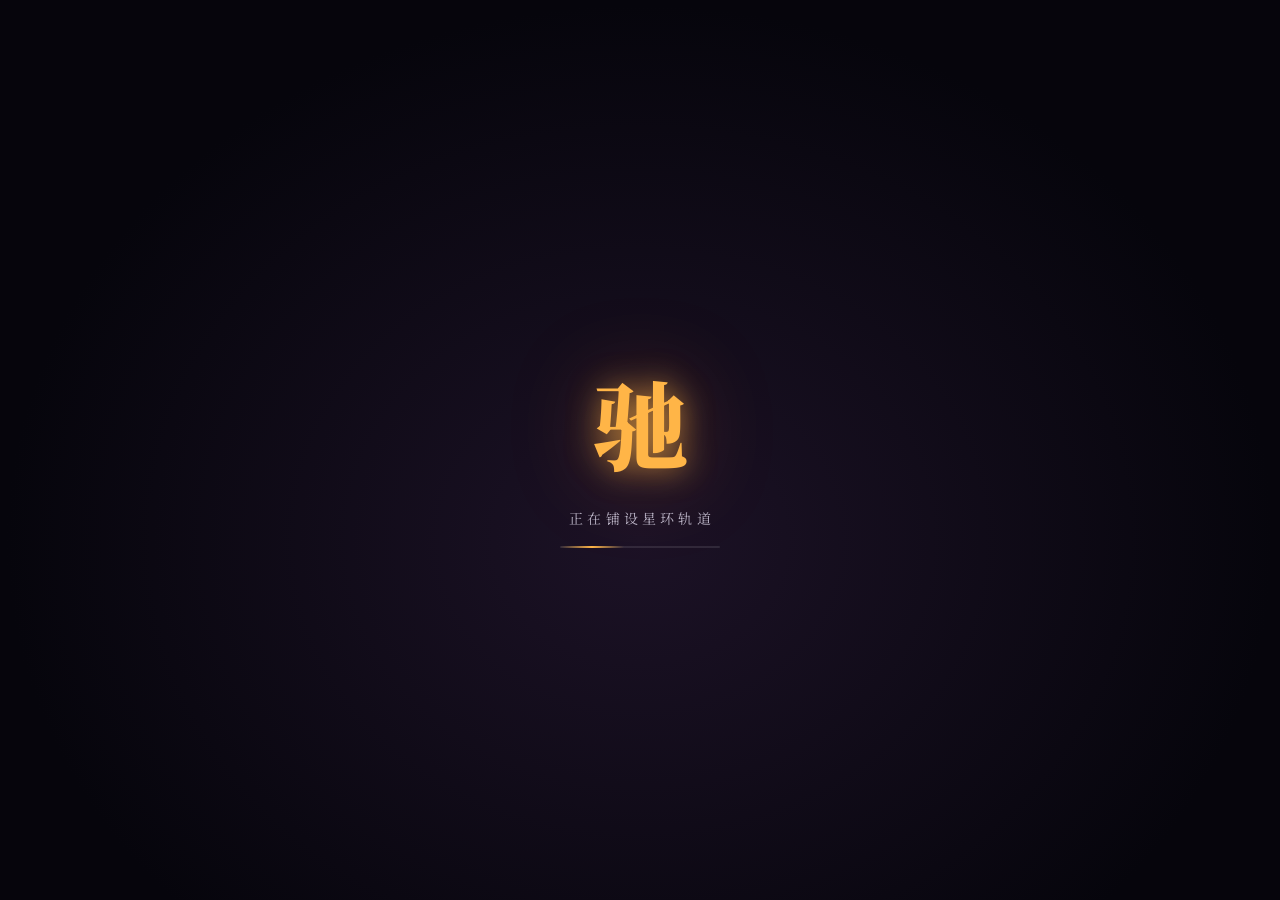
<file: worlds/arcade/metro/index.html>
<!doctype html>
<html lang="zh-CN">
<head>
  <meta charset="utf-8" />
  <meta name="viewport" content="width=device-width, initial-scale=1, viewport-fit=cover, maximum-scale=1, user-scalable=no" />
  <meta name="theme-color" content="#06050c" />
  <meta name="apple-mobile-web-app-capable" content="yes" />
  <meta name="apple-mobile-web-app-status-bar-style" content="black-translucent" />
  <title>驰 · 星环列车</title>
  <meta name="description" content="星环列车——在环绕星球的货运轨道上奔跑、跳跃、滑铲的原创 3D 跑酷小游戏。" />
  <link rel="icon" href="icon.svg" type="image/svg+xml" />
  <link rel="preconnect" href="https://fonts.googleapis.com" />
  <link rel="preconnect" href="https://fonts.gstatic.com" crossorigin />
  <!-- 字体异步加载：加载不到时直接用系统衬线体，不阻塞页面 -->
  <link rel="stylesheet" href="https://fonts.googleapis.com/css2?family=Cormorant+Garamond:ital,wght@0,500;0,600;0,700;1,500&family=Noto+Serif+SC:wght@400;600;900&display=swap" media="print" onload="this.media='all'" />
  <link rel="stylesheet" href="style.css" />
  <script type="importmap">{"imports":{"three":"../../../shared/vendor/three/three.module.min.js","three/addons/":"../../../shared/vendor/three/addons/"}}</script>
</head>
<body class="is-loading">
  <canvas id="gl" aria-label="星环列车游戏画面"></canvas>

  <!-- 加载 -->
  <div id="loading" aria-live="polite">
    <b class="ld-glyph">驰</b>
    <span class="ld-text">正在铺设星环轨道</span>
    <i class="ld-bar"><i></i></i>
  </div>

  <!-- ========== 标题 ========== -->
  <section id="title" class="screen">
    <a class="back" href="../index.html">← 游戏厅</a>
    <button class="icon-btn mute-btn top-right" type="button" aria-label="声音开关">
      <svg class="snd-on" viewBox="0 0 24 24" width="20" height="20" fill="none" stroke="currentColor" stroke-width="1.8" stroke-linecap="round" stroke-linejoin="round"><path d="M4 9.5h3.5L12 5v14l-4.5-4.5H4z"/><path d="M15.5 8.5a5 5 0 0 1 0 7"/><path d="M18 6a8.5 8.5 0 0 1 0 12"/></svg>
      <svg class="snd-off" viewBox="0 0 24 24" width="20" height="20" fill="none" stroke="currentColor" stroke-width="1.8" stroke-linecap="round" stroke-linejoin="round"><path d="M4 9.5h3.5L12 5v14l-4.5-4.5H4z"/><path d="M16 9.5l5 5M21 9.5l-5 5"/></svg>
    </button>

    <div class="t-main">
      <div class="t-glyph" aria-hidden="true">驰</div>
      <h1 class="t-name">星环列车</h1>
      <p class="t-en">RING&nbsp;·&nbsp;RAIL</p>
      <p class="t-sub">快递机器人<b>小轨</b>接下一单星尘包裹，<br />沿着环绕星球的货运轨道一路狂奔。</p>
      <button id="btn-start" class="btn btn-primary" type="button"><span>发车</span><small>开始奔跑</small></button>
      <p class="t-hint">在屏幕上滑动：← → 变道 · ↑ 跳跃 · ↓ 滑铲</p>
      <div class="t-stats">
        <div><small>星尘</small><b id="t-dust">0</b></div>
        <div><small>最高分</small><b id="t-best">—</b></div>
        <div><small>永久倍率</small><b id="t-mult">×1</b></div>
      </div>
    </div>

    <aside class="t-side">
      <div class="card missions">
        <h3>今日任务 <small>每完成一个，永久倍率 +1</small></h3>
        <ol id="t-missions" class="m-list"></ol>
      </div>
      <div class="card howto">
        <h3>操作</h3>
        <div class="keys">
          <span><kbd>←</kbd><kbd>→</kbd>变道</span>
          <span><kbd>↑</kbd><kbd>空格</kbd>跳跃</span>
          <span><kbd>↓</kbd>滑铲 / 急降</span>
          <span><kbd>P</kbd>暂停</span>
        </div>
        <div class="swipes"><i class="sw sw-l"></i><i class="sw sw-r"></i><i class="sw sw-u"></i><i class="sw sw-d"></i><span>手机：在屏幕上 左 / 右 / 上 / 下 滑动</span></div>
        <p class="tips">跳过 <em>警示栏</em>，滑过 <em>信号门架</em>，躲开 <em>货柜</em> 与亮红灯的 <em>迎面穿梭车</em>；顺着坡道冲上车顶，能捡到更多星尘。</p>
      </div>
    </aside>
    <p class="t-foot">原创小游戏 · 画面与音效均由程序实时生成</p>
  </section>

  <!-- ========== HUD ========== -->
  <div id="hud" aria-hidden="true">
    <button id="btn-pause" class="icon-btn" type="button" aria-label="暂停">
      <svg viewBox="0 0 24 24" width="18" height="18" fill="currentColor"><rect x="6" y="5" width="4" height="14" rx="1.2"/><rect x="14" y="5" width="4" height="14" rx="1.2"/></svg>
    </button>
    <div class="h-score"><b id="h-score">0</b><small id="h-dist">0 米</small></div>
    <div class="h-right">
      <div class="h-dust"><i>✦</i><b id="h-dust">0</b></div>
      <div class="h-mult" id="h-mult">×1</div>
    </div>
    <div class="h-pw" id="h-pw"></div>
    <div class="h-warn" id="h-warn"><b>!</b><span>迎面来车</span></div>
    <div class="h-stumble" id="h-stumble">再撞一次就要翻车了！</div>
  </div>
  <div id="banner" aria-live="polite"><small></small><b></b><i></i></div>
  <div id="toasts" aria-live="polite"></div>
  <div id="popups"></div>
  <div id="count"></div>
  <div id="coach"></div>

  <!-- ========== 暂停 ========== -->
  <div class="modal" id="m-pause">
    <div class="card dlg">
      <a class="back back-in" href="../index.html">← 游戏厅</a>
      <p class="eyebrow">PAUSED</p>
      <h2>暂停</h2>
      <p class="dlg-sub" id="pause-sub"></p>
      <ol class="m-list compact" id="p-missions"></ol>
      <div class="col-btns">
        <button class="btn btn-primary" data-act="resume" type="button">继续奔跑</button>
        <button class="btn btn-line" data-act="restart" type="button">重新开始</button>
        <button class="btn btn-line" data-act="home" type="button">返回标题</button>
        <button class="btn btn-text mute-btn" type="button"><span class="snd-on">声音：开</span><span class="snd-off">声音：关</span></button>
      </div>
    </div>
  </div>

  <!-- ========== 续航（复活） ========== -->
  <div class="modal" id="m-revive">
    <div class="card dlg revive">
      <p class="eyebrow warn">CORE OVERLOAD</p>
      <h2>核心过载！</h2>
      <div class="ring">
        <svg viewBox="0 0 120 120"><circle class="ring-bg" cx="60" cy="60" r="52"/><circle class="ring-fg" id="rv-ring" cx="60" cy="60" r="52"/></svg>
        <b id="rv-num">5</b>
      </div>
      <p class="dlg-sub">花一点星尘重启核心，原地继续（每局一次）</p>
      <div class="col-btns">
        <button class="btn btn-primary" id="rv-yes" type="button">续航 <span id="rv-cost">30</span> ✦</button>
        <button class="btn btn-text" id="rv-no" type="button">不用了，结算</button>
      </div>
      <p class="rv-have" id="rv-have"></p>
    </div>
  </div>

  <!-- ========== 结算 ========== -->
  <div class="modal" id="m-over">
    <div class="card dlg over">
      <p class="eyebrow" id="o-eyebrow">运单结算</p>
      <h2 id="o-title">送达失败，但跑得漂亮</h2>
      <div class="o-score"><b id="o-score">0</b><span class="o-record" id="o-record">新纪录</span></div>
      <table class="o-table">
        <tr><td>里程</td><td id="o-dist">0 米</td><td id="o-distpts">0</td></tr>
        <tr><td>星尘</td><td id="o-motes">0</td><td id="o-motepts">0</td></tr>
        <tr><td>擦肩奖励</td><td id="o-near">0 次</td><td id="o-bonus">0</td></tr>
        <tr><td>道具</td><td id="o-pw">0 个</td><td></td></tr>
        <tr class="o-mult"><td>永久倍率</td><td></td><td id="o-mult">×1</td></tr>
      </table>
      <p class="o-dust" id="o-dust"></p>
      <ol class="m-list compact" id="o-missions"></ol>
      <div class="row-btns">
        <button class="btn btn-line sq" data-act="home" type="button" aria-label="返回标题"><svg viewBox="0 0 24 24" width="20" height="20" fill="none" stroke="currentColor" stroke-width="1.9" stroke-linecap="round" stroke-linejoin="round"><path d="M3 11.5 12 4l9 7.5"/><path d="M5.5 10v9.5h13V10"/></svg></button>
        <button class="btn btn-primary grow" data-act="restart" type="button">再来一次</button>
      </div>
      <a class="o-back" href="../index.html">← 游戏厅</a>
    </div>
  </div>

  <noscript><div class="nojs">需要启用 JavaScript 才能游玩星环列车。</div></noscript>
  <script src="../../../shared/arcade.js"></script>
  <!-- 先把标题画面画出来，再开始构建 3D 场景 -->
  <script type="module">requestAnimationFrame(() => setTimeout(() => import("./js/main.js"), 30));</script>
  <script>/* 离线缓存 */
    if ("serviceWorker" in navigator && (location.protocol === "https:" || /[?&]sw\b/.test(location.search)))
      addEventListener("load", () => navigator.serviceWorker.register("../../../sw.js", { scope: "../../../" }).catch(() => {}));
  </script>
</body>
</html>
</file>
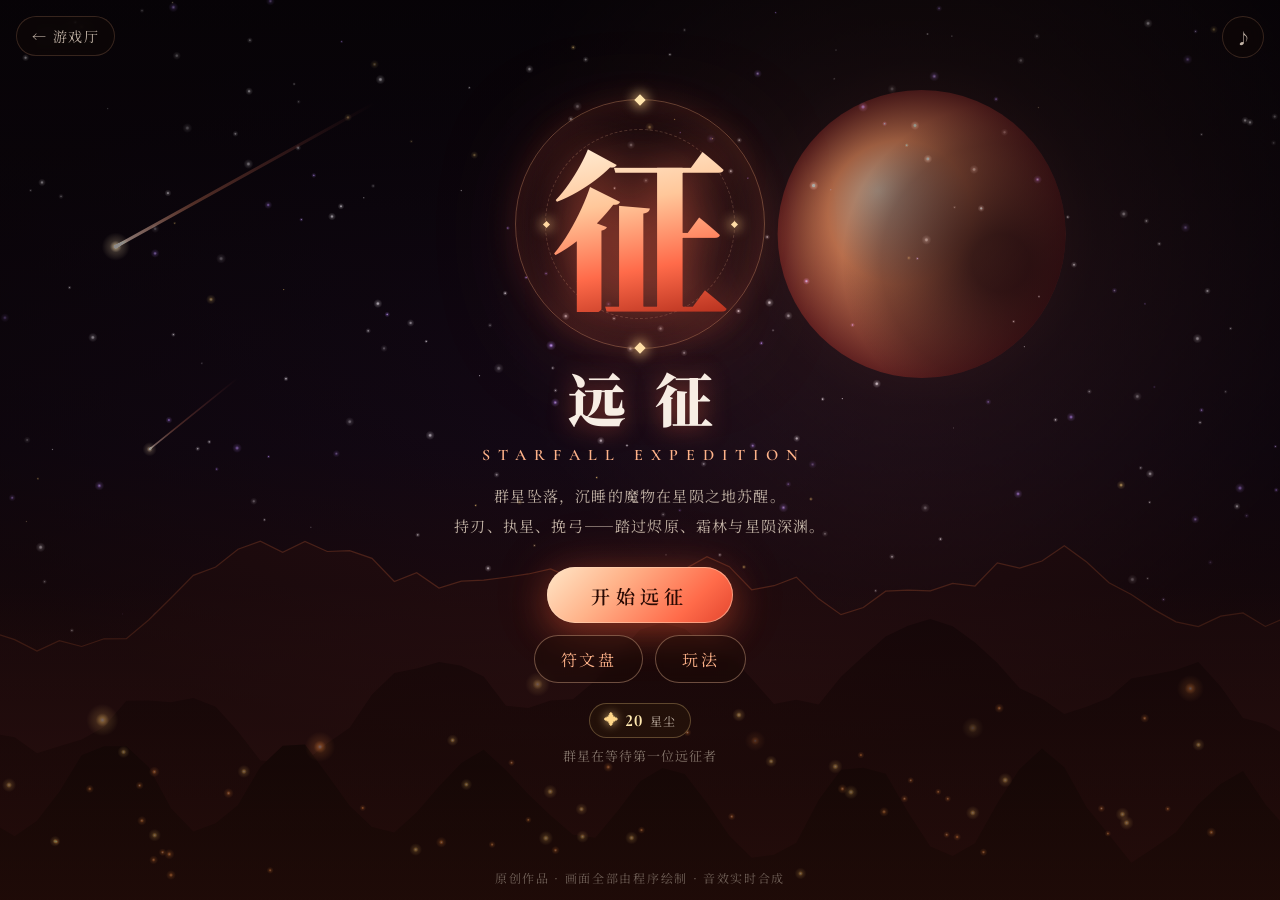
<file: worlds/arcade/quest/index.html>
<!doctype html>
<html lang="zh-CN">
<head>
  <meta charset="utf-8" />
  <meta name="viewport" content="width=device-width, initial-scale=1, viewport-fit=cover, user-scalable=no" />
  <meta name="theme-color" content="#0b0605" />
  <meta name="apple-mobile-web-app-capable" content="yes" />
  <meta name="apple-mobile-web-app-status-bar-style" content="black-translucent" />
  <title>征 · 远征</title>
  <meta name="description" content="远征 —— 原创奇幻动作角色扮演生存游戏。群星坠落，唤醒了沉睡的魔物。选择英雄，升级法术与天赋，击败三位首领。" />
  <link rel="icon" href="icon.svg" type="image/svg+xml" />
  <link rel="preconnect" href="https://fonts.googleapis.com" />
  <link rel="preconnect" href="https://fonts.gstatic.com" crossorigin />
  <link href="https://fonts.googleapis.com/css2?family=Cormorant+Garamond:ital,wght@0,500;0,600;0,700;1,600&family=Noto+Serif+SC:wght@400;600;900&display=swap" rel="stylesheet" media="print" onload="this.media='all'" />
  <noscript><link href="https://fonts.googleapis.com/css2?family=Cormorant+Garamond:ital,wght@0,500;0,600;0,700;1,600&family=Noto+Serif+SC:wght@400;600;900&display=swap" rel="stylesheet" /></noscript>
  <link rel="stylesheet" href="style.css" />
</head>
<body>
  <canvas id="cv" aria-label="游戏画面"></canvas>

  <!-- ========== 标题 ========== -->
  <section id="scr-title" class="screen show" aria-label="标题">
    <a class="back" href="../index.html">← 游戏厅</a>
    <button class="icon-btn top-right sound-btn" id="btn-sound" type="button" aria-label="音效开关"><span class="snd-on">♪</span><span class="snd-off">♪̸</span></button>
    <div class="title-wrap">
      <div class="glyph-wrap" aria-hidden="true">
        <div class="glyph-ring"></div>
        <div class="glyph-ring r2"></div>
        <div class="glyph">征</div>
      </div>
      <h1 class="game-name">远征</h1>
      <p class="game-en">STARFALL EXPEDITION</p>
      <p class="game-sub">群星坠落，沉睡的魔物在星陨之地苏醒。<br />持刃、执星、挽弓——踏过烬原、霜林与星陨深渊。</p>
      <div class="actions">
        <button class="btn btn-primary big" id="btn-play" type="button">开始远征</button>
        <div class="row">
          <button class="btn btn-line" id="btn-runes" type="button">符文盘</button>
          <button class="btn btn-line" id="btn-help" type="button">玩法</button>
        </div>
      </div>
      <p class="title-meta"><span class="dust-pill" id="t-dust" title="万象游戏厅共享星尘"></span><span id="t-best"></span></p>
    </div>
    <p class="title-foot">原创作品 · 画面全部由程序绘制 · 音效实时合成</p>
  </section>

  <!-- ========== 英雄选择 ========== -->
  <section id="scr-select" class="screen" aria-label="选择英雄">
    <header class="sc-head">
      <button class="icon-btn" id="sel-back" type="button" aria-label="返回">←</button>
      <div class="sc-title"><b>选择英雄</b><span>CHOOSE YOUR HERO</span></div>
      <div class="dust-pill" id="sel-dust"></div>
    </header>
    <div class="sel-body">
      <div class="heroes" id="heroes"></div>
      <div class="hero-info" id="hero-info"></div>
    </div>
    <footer class="sel-foot">
      <div class="modes" id="modes" role="radiogroup" aria-label="模式">
        <button class="mode" data-mode="normal" type="button"><b>远征</b><small>约 11 分钟 · 三程三首领</small></button>
        <button class="mode" data-mode="quick" type="button"><b>速战</b><small>约 6 分钟 · 节奏加倍</small></button>
      </div>
      <button class="btn btn-primary big" id="btn-go" type="button">出征</button>
    </footer>
  </section>

  <!-- ========== 符文盘 ========== -->
  <section id="scr-runes" class="screen" aria-label="符文盘">
    <header class="sc-head">
      <button class="icon-btn" id="runes-back" type="button" aria-label="返回">←</button>
      <div class="sc-title"><b>符文盘</b><span>RUNE BOARD</span></div>
      <div class="dust-pill" id="runes-dust"></div>
    </header>
    <div class="runes-scroll">
      <p class="runes-sub">星尘是万象游戏厅的共享财富。将它镌刻成符文，所有英雄都会永久变强。</p>
      <div class="runes" id="runes"></div>
      <div class="runes-unlock" id="runes-unlock"></div>
      <button class="btn btn-text" id="runes-reset" type="button">重置符文（全额返还星尘）</button>
    </div>
  </section>

  <!-- ========== 结算 ========== -->
  <section id="scr-sum" class="screen" aria-label="结算">
    <div class="sum-scroll">
      <div class="sum-card" id="sum-card">
        <p class="eyebrow" id="sum-eyebrow"></p>
        <h2 id="sum-title"></h2>
        <p class="sum-sub" id="sum-sub"></p>
        <div class="sum-stats" id="sum-stats"></div>
        <div class="sum-cols">
          <div class="sum-block"><h3>伤害来源</h3><div id="sum-dmg"></div></div>
          <div class="sum-block"><h3>本局构筑</h3><div class="sum-build" id="sum-build"></div></div>
        </div>
        <div class="sum-dust" id="sum-dust"></div>
        <div class="sum-ach" id="sum-ach"></div>
        <div class="row-btns">
          <button class="btn btn-line" data-act="title" type="button">返回</button>
          <button class="btn btn-line" data-act="select" type="button">换英雄</button>
          <button class="btn btn-primary grow" data-act="again" type="button">再战</button>
        </div>
      </div>
    </div>
  </section>

  <!-- ========== 游戏内界面 ========== -->
  <div id="hud" class="hud">
    <button class="icon-btn" id="btn-pause" type="button" aria-label="暂停">❚❚</button>
  </div>
  <div id="touch-ui" class="touch-ui">
    <button id="btn-dash" class="tbtn dash" type="button" aria-label="闪避"><i class="cd"></i><b>闪</b><span>闪避</span></button>
    <button id="btn-skill" class="tbtn skill" type="button" aria-label="技能"><i class="cd"></i><b id="skill-glyph">技</b><span>技能</span></button>
  </div>

  <div id="ov-level" class="overlay" aria-live="polite">
    <div class="lv-head"><p class="lv-eyebrow" id="lv-sub"></p><h2 id="lv-title">升级</h2></div>
    <div class="cards" id="cards"></div>
    <div class="lv-foot">
      <button class="btn btn-line sm" id="btn-reroll" type="button">重铸 <small id="reroll-n"></small></button>
      <span class="lv-hint">按 1 / 2 / 3 选择 · R 重铸</span>
    </div>
  </div>

  <div class="modal" id="m-pause">
    <div class="card">
      <a class="back back-in" href="../index.html">← 游戏厅</a>
      <h2>暂停</h2>
      <p class="card-sub" id="pause-sub"></p>
      <div class="pause-build" id="pause-build"></div>
      <div class="toggles" id="toggles"></div>
      <div class="col-btns">
        <button class="btn btn-primary" data-act="resume" type="button">继续</button>
        <div class="row">
          <button class="btn btn-line" data-act="restart" type="button">重新开始</button>
          <button class="btn btn-line" data-act="quit" type="button">结束远征</button>
        </div>
      </div>
    </div>
  </div>

  <div class="modal" id="m-help">
    <div class="card wide">
      <button class="icon-btn close" data-act="close" type="button" aria-label="关闭">✕</button>
      <h2>玩法</h2>
      <div class="help-grid">
        <div>
          <h3>操作</h3>
          <ul class="keys">
            <li><span class="k">WASD / 方向键</span>移动</li>
            <li><span class="k">鼠标</span>瞄准（按 F 切换自动瞄准）</li>
            <li><span class="k">Q / 鼠标右键</span>释放英雄技能</li>
            <li><span class="k">空格</span>闪避，短暂无敌</li>
            <li><span class="k">Esc</span>暂停</li>
            <li><span class="k">手机</span>左侧拖动为摇杆，自动瞄准，右下角「技能」「闪避」</li>
          </ul>
          <h3>远征</h3>
          <ul class="rules">
            <li>英雄会自动攻击。击败魔物掉落<b>星晶</b>，攒满经验即可升级，三选一。</li>
            <li>每一程的尽头都有<b>首领</b>随坠星降临：留意地面的预警圈与冲锋线，用闪避穿过攻击。</li>
            <li><b>精英</b>身披护盾，击碎后会眩晕并受到额外伤害，击败后掉落<b>星辰宝匣</b>。</li>
            <li>击败第三位首领「渊曜」即远征告捷。<b>速战</b>模式节奏加倍，适合碎片时间。</li>
            <li>每局获得<b>星尘</b>（游戏厅通用），可在「符文盘」镌刻永久强化。</li>
          </ul>
        </div>
        <div>
          <h3>进化图鉴 <small>法术满级 + 对应天赋</small></h3>
          <div class="evo-list" id="evo-list"></div>
        </div>
      </div>
    </div>
  </div>

  <div id="boss-card" class="boss-card" aria-live="polite"><small></small><b></b><p></p></div>
  <div id="banner" class="banner" aria-live="polite"><b></b><small></small></div>
  <div id="toast" class="toast" role="status"><span class="ic">✦</span><span class="tx"><small></small><b></b></span></div>

  <script src="../../../shared/arcade.js"></script>
  <script src="js/util.js"></script>
  <script src="js/data.js"></script>
  <script src="js/audio.js"></script>
  <script src="js/art.js"></script>
  <script src="js/game.js"></script>
  <script src="js/render.js"></script>
  <script src="js/input.js"></script>
  <script src="js/ui.js"></script>
  <script src="js/main.js"></script>
  <script>/* 离线缓存 */
    if ("serviceWorker" in navigator && (location.protocol === "https:" || /[?&]sw\b/.test(location.search)))
      addEventListener("load", () => navigator.serviceWorker.register("../../../sw.js", { scope: "../../../" }).catch(() => {}));
  </script>
</body>
</html>
</file>
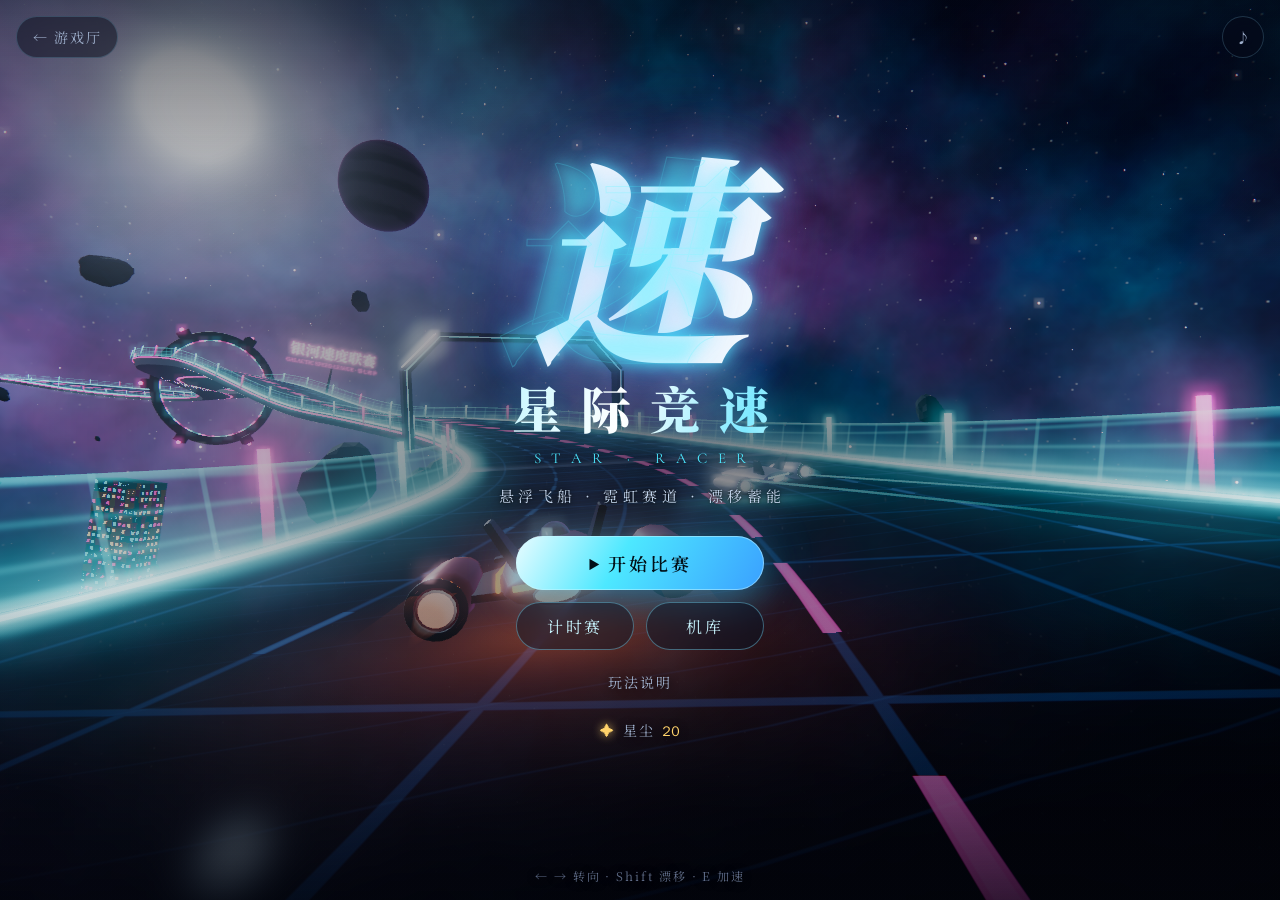
<file: worlds/arcade/racing/index.html>
<!doctype html>
<html lang="zh-CN">
<head>
  <meta charset="utf-8" />
  <meta name="viewport" content="width=device-width, initial-scale=1, viewport-fit=cover, maximum-scale=1, user-scalable=no" />
  <meta name="theme-color" content="#03050d" />
  <meta name="apple-mobile-web-app-capable" content="yes" />
  <meta name="apple-mobile-web-app-status-bar-style" content="black-translucent" />
  <title>速 · 星际竞速</title>
  <meta name="description" content="星际竞速 —— 原创反重力飞船竞速：在漂浮于深空的霓虹赛道上漂移蓄能、冲刺加速，和五名对手争夺第一。" />
  <link rel="icon" href="data:image/svg+xml,%3Csvg xmlns='http://www.w3.org/2000/svg' viewBox='0 0 64 64'%3E%3Crect width='64' height='64' rx='14' fill='%2303050d'/%3E%3Ctext x='32' y='45' font-size='38' text-anchor='middle' fill='%234de8ff' font-family='serif' font-weight='900'%3E%E9%80%9F%3C/text%3E%3C/svg%3E" />
  <link rel="preconnect" href="https://fonts.googleapis.com" />
  <link rel="preconnect" href="https://fonts.gstatic.com" crossorigin />
  <link href="https://fonts.googleapis.com/css2?family=Cormorant+Garamond:ital,wght@0,500;0,600;1,500&family=Noto+Serif+SC:wght@400;600;900&display=swap" rel="stylesheet" media="print" onload="this.media='all'" />
  <noscript><link href="https://fonts.googleapis.com/css2?family=Cormorant+Garamond:ital,wght@0,500;0,600;1,500&family=Noto+Serif+SC:wght@400;600;900&display=swap" rel="stylesheet" /></noscript>
  <link rel="stylesheet" href="racing.css" />
  <script type="importmap">{"imports":{"three":"../../../shared/vendor/three/three.module.min.js","three/addons/":"../../../shared/vendor/three/addons/"}}</script>
</head>
<body>
  <canvas id="cv" aria-label="星际竞速游戏画面"></canvas>
  <div id="cut" aria-hidden="true"></div>

  <!-- ========== 标题 ========== -->
  <section id="scr-title" class="screen">
    <a class="back" href="../index.html">← 游戏厅</a>
    <button class="icon-btn snd-toggle top-right" type="button" aria-label="音效开关"><span class="snd-on">♪</span><span class="snd-off">✕</span></button>
    <div class="title-wrap">
      <div class="glyph" aria-hidden="true">速</div>
      <h1 class="game-name">星际竞速</h1>
      <p class="game-en">STAR · RACER</p>
      <p class="game-sub">悬浮飞船 · 霓虹赛道 · 漂移蓄能</p>
      <div class="actions">
        <button class="btn btn-primary" type="button" data-go="race"><span class="bi">▶</span> 开始比赛</button>
        <div class="row">
          <button class="btn btn-line" type="button" data-go="trial">计时赛</button>
          <button class="btn btn-line" type="button" data-go="garage">机库</button>
        </div>
        <button class="btn btn-text" type="button" data-go="help">玩法说明</button>
      </div>
      <p class="dust-line" title="万象游戏厅共享星尘"><i>✦</i> 星尘 <b class="dust-val">0</b></p>
    </div>
    <p class="title-foot"><span class="kb-only">← → 转向 · Shift 漂移 · E 加速</span><span class="touch-only">按住左右半屏转向 · 漂移蓄能 · 加速冲刺</span></p>
  </section>

  <!-- ========== 选择赛道 ========== -->
  <section id="scr-select" class="screen">
    <header class="bar">
      <button class="icon-btn" type="button" data-go="title" aria-label="返回">←</button>
      <div class="bar-title"><b id="sel-title">选择赛道</b><span id="sel-mode">GRAND PRIX</span></div>
      <div class="mode-switch" role="tablist">
        <button type="button" data-mode="race" class="on">大奖赛</button>
        <button type="button" data-mode="trial">计时赛</button>
      </div>
    </header>
    <div class="cards" id="cards"></div>
    <footer class="sel-foot">
      <p class="sel-hint" id="sel-hint"></p>
      <button class="btn btn-primary" type="button" id="btn-go"><span class="bi">▶</span> 出发</button>
    </footer>
  </section>

  <!-- ========== 机库 ========== -->
  <section id="scr-garage" class="screen">
    <header class="bar">
      <button class="icon-btn" type="button" data-go="title" aria-label="返回">←</button>
      <div class="bar-title"><b>机库</b><span>HANGAR · 流光号</span></div>
      <div class="dust-chip" title="万象游戏厅共享星尘"><i>✦</i> <b class="dust-val">0</b></div>
    </header>
    <div class="garage-panel">
      <div class="paint-head"><b id="g-name">极光白</b><span id="g-en">AURORA</span></div>
      <div class="swatches" id="swatches"></div>
      <div class="g-row">
        <p class="g-note" id="g-note"></p>
        <button class="btn btn-primary" type="button" id="g-action">已装备</button>
      </div>
    </div>
  </section>

  <!-- ========== HUD ========== -->
  <div id="hud" class="hud">
    <div class="hud-tl">
      <button class="icon-btn" id="btn-pause" type="button" aria-label="暂停">❚❚</button>
      <div class="pos"><b id="h-pos">6</b><span id="h-posof">/6</span><small>名次</small></div>
    </div>
    <div class="hud-tc">
      <div class="lapline"><span class="lap"><small>圈</small><b id="h-lap">1</b><i id="h-lapof">/3</i></span><span class="time" id="h-time">0:00.00</span></div>
      <div class="laps"><span>本圈 <b id="h-lt">0:00.0</b></span><span>最快 <b id="h-best">--:--</b></span></div>
      <div class="delta" id="h-delta"></div>
    </div>
    <canvas id="minimap" class="minimap" aria-hidden="true"></canvas>
    <div class="hud-bc">
      <div class="speed"><b id="h-speed">0</b><small>KM/H</small></div>
      <div class="speedbar"><i id="h-sbar"></i></div>
      <div class="energy" id="h-energy" title="能量：漂移蓄能，按 E 加速"><i></i><i></i><i></i></div>
      <div class="energy-label"><span>能量</span><small class="kb-only">Shift 漂移蓄能 · E 冲刺</small><small class="touch-only">漂移蓄能 · 点加速冲刺</small></div>
    </div>
    <div class="tags"><span id="tag-slip">尾流</span><span id="tag-drift">漂移</span></div>
    <div id="nametags" class="nametags"></div>
    <div id="h-hint" class="hint"></div>
    <div id="h-msg" class="msg"></div>
    <div id="h-count" class="count"></div>
  </div>

  <!-- ========== 触屏控制 ========== -->
  <div id="touch" class="touchpad">
    <div class="tz tz-l"><i>‹</i></div>
    <div class="tz tz-r"><i>›</i></div>
    <div class="tbtns">
      <button id="t-drift" class="tbtn" type="button">漂移</button>
      <button id="t-boost" class="tbtn tbtn-boost" type="button">加速<em id="t-boost-n">0</em></button>
    </div>
  </div>

  <!-- ========== 暂停 ========== -->
  <div class="modal" id="m-pause">
    <div class="card">
      <a class="back back-in" href="../index.html">← 游戏厅</a>
      <h2>暂停</h2>
      <p class="card-sub" id="pause-sub"></p>
      <div class="col-btns">
        <button class="btn btn-primary" type="button" data-act="resume">继续比赛</button>
        <button class="btn btn-line" type="button" data-act="restart">重新开始</button>
        <button class="btn btn-line" type="button" data-act="quit">退出比赛</button>
        <div class="toggles">
          <button class="chip snd-toggle" type="button"><span class="snd-on">音效 开</span><span class="snd-off">音效 关</span></button>
          <button class="chip" type="button" id="music-toggle">音乐 开</button>
          <button class="chip" type="button" id="cam-toggle">镜头 近</button>
        </div>
      </div>
    </div>
  </div>

  <!-- ========== 结算 ========== -->
  <div class="modal" id="m-result">
    <div class="card result">
      <p class="card-eyebrow" id="r-eyebrow">霓虹星港 · 大奖赛</p>
      <div class="r-place" id="r-place"><b>1</b><span>ST</span></div>
      <h2 id="r-title">星际冠军</h2>
      <div class="r-stats">
        <div><small>总用时</small><b id="r-total">0:00.00</b></div>
        <div><small>最快单圈</small><b id="r-lap">0:00.00</b></div>
      </div>
      <ol class="r-table" id="r-table"></ol>
      <div class="r-dust" id="r-dust"></div>
      <div class="row-btns">
        <button class="btn btn-line" type="button" data-act="garage">机库</button>
        <button class="btn btn-line" type="button" data-act="menu">赛道</button>
        <button class="btn btn-primary grow" type="button" data-act="again">再来一次</button>
      </div>
      <button class="btn btn-text r-next" type="button" data-act="next" id="r-next">下一条赛道 →</button>
    </div>
  </div>

  <!-- ========== 玩法 ========== -->
  <div class="modal" id="m-help">
    <div class="card help">
      <h2>玩法说明</h2>
      <p class="card-sub">三圈定胜负。飞船会自动前进，你只需要走好线路。</p>
      <ul class="help-list">
        <li><b>转向</b><span class="kb-only"><kbd>←</kbd><kbd>→</kbd> 或 <kbd>A</kbd><kbd>D</kbd></span><span class="touch-only">按住屏幕左半边 / 右半边</span></li>
        <li><b>漂移</b><span class="kb-only">转弯时按住 <kbd>Shift</kbd> 或 <kbd>空格</kbd></span><span class="touch-only">转向时点一下「漂移」，松开方向结束</span></li>
        <li><b>能量</b><span>漂移越久、角度越大，蓄能越快（最多三格）；长漂移松开会小幅弹射</span></li>
        <li><b>冲刺</b><span class="kb-only"><kbd>E</kbd> 或 <kbd>Enter</kbd> 消耗一格能量</span><span class="touch-only">点「加速」消耗一格能量</span></li>
        <li><b>加速带</b><span>驶过路面上的箭头光带即可免费提速</span></li>
        <li><b>尾流</b><span>紧跟在对手正后方会获得额外速度</span></li>
        <li><b>完美起步</b><span>倒计时最后一瞬按下冲刺键</span></li>
        <li class="kb-only"><b>其他</b><span><kbd>↓</kbd> 减速 · <kbd>C</kbd> 切换镜头 · <kbd>Esc</kbd> 暂停 · <kbd>M</kbd> 静音</span></li>
      </ul>
      <button class="btn btn-primary" type="button" data-act="close">明白了</button>
    </div>
  </div>

  <!-- ========== 加载 ========== -->
  <div id="loading" class="show">
    <div class="ld-glyph">速</div>
    <p class="ld-text" id="ld-text">正在点亮赛道…</p>
    <div class="ld-bar"><i></i></div>
  </div>

  <div id="toast" class="toast" role="status" aria-live="polite"></div>
  <noscript><p style="position:fixed;inset:0;display:grid;place-items:center;color:#fff">需要开启 JavaScript 才能游玩。</p></noscript>

  <script src="../../../shared/arcade.js"></script>
  <!-- 先把标题画面画出来，再开始构建 3D 场景 -->
  <script type="module">requestAnimationFrame(() => setTimeout(() => import("./js/main.js"), 30));</script>
  <script>/* 离线缓存 */
    if ("serviceWorker" in navigator && (location.protocol === "https:" || /[?&]sw\b/.test(location.search)))
      addEventListener("load", () => navigator.serviceWorker.register("../../../sw.js", { scope: "../../../" }).catch(() => {}));
  </script>
</body>
</html>
</file>
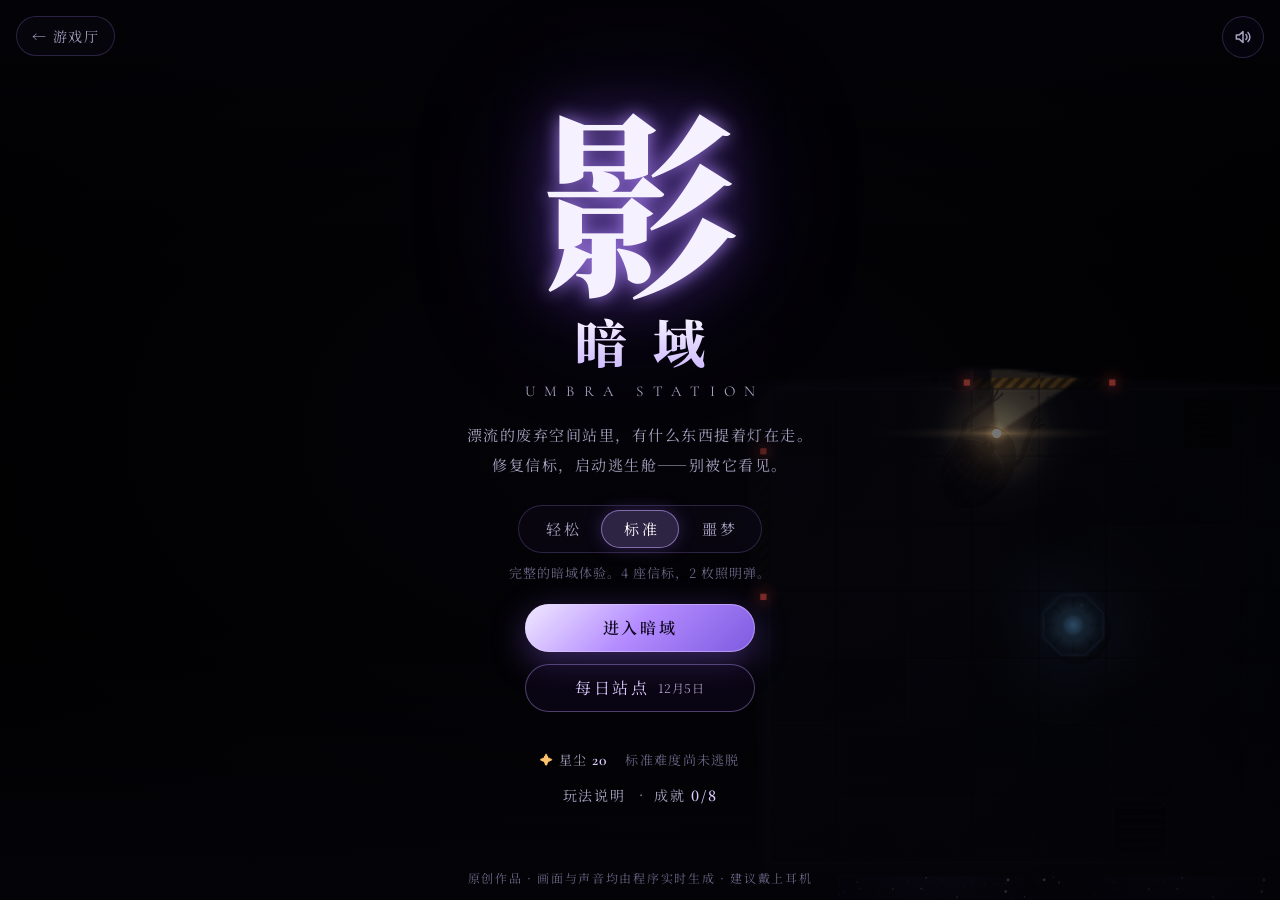
<file: worlds/arcade/shadow/index.html>
<!doctype html>
<html lang="zh-CN">
<head>
  <meta charset="utf-8" />
  <meta name="viewport" content="width=device-width, initial-scale=1, viewport-fit=cover, user-scalable=no" />
  <meta name="theme-color" content="#05050a" />
  <meta name="apple-mobile-web-app-capable" content="yes" />
  <meta name="apple-mobile-web-app-status-bar-style" content="black-translucent" />
  <title>影 · 暗域</title>
  <meta name="description" content="暗域 · Umbra Station —— 一款原创的潜行逃生小游戏：在漂流的废弃空间站里修复信标，躲开提灯的守夜者，乘逃生舱离开。" />
  <link rel="icon" href="data:image/svg+xml,%3Csvg xmlns='http://www.w3.org/2000/svg' viewBox='0 0 64 64'%3E%3Crect width='64' height='64' rx='14' fill='%2307060c'/%3E%3Ctext x='32' y='45' font-size='38' text-anchor='middle' fill='%23b48cff' font-family='serif'%3E%E5%BD%B1%3C/text%3E%3C/svg%3E" />
  <link rel="preconnect" href="https://fonts.googleapis.com" />
  <link rel="preconnect" href="https://fonts.gstatic.com" crossorigin />
  <link href="https://fonts.googleapis.com/css2?family=Cormorant+Garamond:ital,wght@0,500;0,600;1,500&family=Noto+Serif+SC:wght@400;600;900&display=swap" rel="stylesheet" media="print" onload="this.media='all'" />
  <noscript><link href="https://fonts.googleapis.com/css2?family=Cormorant+Garamond:ital,wght@0,500;0,600;1,500&family=Noto+Serif+SC:wght@400;600;900&display=swap" rel="stylesheet" /></noscript>
  <link rel="stylesheet" href="style.css" />
</head>
<body>
  <canvas id="cv" aria-label="游戏画面"></canvas>

  <!-- ========== 标题 ========== -->
  <section id="scr-title" class="screen show">
    <div class="title-shade" aria-hidden="true"></div>
    <a class="back" href="../index.html">← 游戏厅</a>
    <button class="icon-btn snd-btn top-right" type="button" aria-label="音效开关">
      <svg class="snd-on" viewBox="0 0 24 24" width="20" height="20" fill="none" stroke="currentColor" stroke-width="1.8" stroke-linecap="round" stroke-linejoin="round" aria-hidden="true"><path d="M4 9.5h3.5L12 5.5v13l-4.5-4H4z"/><path d="M15.5 9a4.2 4.2 0 0 1 0 6M18 6.5a7.8 7.8 0 0 1 0 11"/></svg>
      <svg class="snd-off" viewBox="0 0 24 24" width="20" height="20" fill="none" stroke="currentColor" stroke-width="1.8" stroke-linecap="round" stroke-linejoin="round" aria-hidden="true"><path d="M4 9.5h3.5L12 5.5v13l-4.5-4H4z"/><path d="M16 9.5l5 5M21 9.5l-5 5"/></svg>
    </button>
    <div class="title-wrap">
      <div class="glyph" aria-hidden="true">影</div>
      <h1 class="name">暗域</h1>
      <p class="en">UMBRA STATION</p>
      <p class="sub">漂流的废弃空间站里，有什么东西提着灯在走。<br />修复信标，启动逃生舱——别被它看见。</p>
      <div class="diff" role="radiogroup" aria-label="难度">
        <button type="button" role="radio" data-diff="easy">轻松</button>
        <button type="button" role="radio" data-diff="normal">标准</button>
        <button type="button" role="radio" data-diff="nightmare">噩梦</button>
      </div>
      <p class="diff-desc" id="diff-desc"></p>
      <div class="actions">
        <button class="btn btn-primary" id="btn-start" type="button">进入暗域</button>
        <button class="btn btn-line" id="btn-daily" type="button">每日站点 <small id="daily-date"></small></button>
        <small class="daily-best" id="daily-best"></small>
      </div>
      <div class="meta">
        <span id="t-dust" title="万象游戏厅共享星尘"></span>
        <span id="t-best"></span>
      </div>
      <div class="links">
        <button class="btn-text" id="btn-howto" type="button">玩法说明</button>
        <i aria-hidden="true">·</i>
        <button class="btn-text" id="btn-ach" type="button">成就 <b id="ach-count"></b></button>
      </div>
    </div>
    <p class="foot">原创作品 · 画面与声音均由程序实时生成 · 建议戴上耳机</p>
  </section>

  <!-- ========== 开场字幕 ========== -->
  <div id="intro" class="intro" aria-live="polite"><small id="intro-a"></small><b id="intro-b"></b><p id="intro-c"></p></div>

  <!-- ========== HUD ========== -->
  <div id="hud" class="hud">
    <div class="hud-l">
      <button class="icon-btn" id="btn-pause" type="button" aria-label="暂停">
        <svg viewBox="0 0 24 24" width="16" height="16" fill="currentColor" aria-hidden="true"><rect x="6" y="5" width="4" height="14" rx="1"/><rect x="14" y="5" width="4" height="14" rx="1"/></svg>
      </button>
      <div class="visor-box"><small>面罩</small><div class="visor" id="visor"><i class="on"></i><i class="on"></i></div></div>
    </div>
    <div class="hud-c">
      <div class="obj" id="obj"></div>
      <div class="pips" id="pips"></div>
      <div class="eye calm" id="eye">
        <svg viewBox="0 0 32 24" width="38" height="28" aria-hidden="true">
          <defs><clipPath id="eyeclip"><use href="#eye-lid" /></clipPath></defs>
          <path id="eye-lid" class="lid" d="M2 12 Q16 12 30 12 Q16 12 2 12Z" />
          <g clip-path="url(#eyeclip)"><circle class="iris" cx="16" cy="12" r="6.6" /><circle class="pupil" cx="16" cy="12" r="2.3" /></g>
          <path class="outline" d="M2 12 Q16 -4 30 12 Q16 28 2 12Z" />
        </svg>
        <span id="eye-txt"></span>
      </div>
    </div>
    <div class="hud-r">
      <canvas id="mini" width="264" height="200" aria-label="小地图（点击隐藏）" title="小地图 · M 键开关"></canvas>
    </div>
  </div>
  <div id="tray" class="tray" aria-hidden="true">
    <div class="tool" id="tool-flare"><kbd>Q</kbd><span>照明弹</span><b id="flare-n">2</b></div>
    <div class="tool" id="tool-scan"><kbd>F</kbd><span>扫描</span><i class="cd" id="scan-cd"></i></div>
    <div class="tool" id="tool-torch"><kbd>R</kbd><span>手电</span></div>
    <div class="tool"><kbd>E</kbd><span>互动 · 躲藏</span></div>
    <div class="tool"><kbd>Shift</kbd><span>冲刺</span></div>
  </div>
  <div id="prompt" class="prompt"></div>
  <div id="calib" class="calib">
    <p><b>相位校准</b><span class="calib-k desk">两道波形重合时，再按一次 <kbd>E</kbd></span><span class="calib-k mob">两道波形重合时，再点一次「互动」</span></p>
    <canvas id="calib-cv"></canvas>
  </div>
  <div id="vent-ov" class="vent-ov"><span>在通风管里爬行……</span><i></i></div>
  <div id="toast" class="toast" role="status" aria-live="polite"></div>
  <div id="hint" class="hint"></div>
  <div id="ach-pop" class="ach-pop" role="status" aria-live="polite"></div>

  <!-- ========== 触屏操作 ========== -->
  <div id="touch">
    <div class="stick" id="stick"><div class="stick-base"></div><div class="stick-knob"></div></div>
    <button class="tbtn t-act" id="b-act" type="button" aria-label="互动"><span>互动</span></button>
    <button class="tbtn t-run" id="b-run" type="button" aria-label="冲刺"><span>冲刺</span></button>
    <button class="tbtn t-flare" id="b-flare" type="button" aria-label="照明弹"><span>照明弹</span><b>2</b></button>
    <button class="tbtn t-scan" id="b-scan" type="button" aria-label="扫描"><span>扫描</span></button>
    <button class="tbtn t-torch" id="b-torch" type="button" aria-label="手电开关"><span>手电</span></button>
  </div>

  <div id="fade" class="fade"></div>

  <!-- ========== 弹窗 ========== -->
  <div class="modal" id="m-pause">
    <div class="card">
      <a class="back back-in" href="../index.html">← 游戏厅</a>
      <h2>暂停</h2>
      <p class="card-sub" id="pause-sub"></p>
      <div class="col-btns">
        <button class="btn btn-primary" data-act="resume" type="button">继续</button>
        <button class="btn btn-line" data-act="retry" type="button">重新开始本站点</button>
        <button class="btn btn-line" data-act="howto" type="button">玩法说明</button>
        <button class="btn btn-line" data-act="title" type="button">返回标题</button>
        <button class="btn btn-text snd-btn" type="button"><span class="snd-on">声音：开</span><span class="snd-off">声音：关</span></button>
      </div>
    </div>
  </div>

  <div class="modal" id="m-result">
    <div class="card result">
      <p class="card-eyebrow" id="r-eyebrow"></p>
      <h2 id="r-title"></h2>
      <p class="card-sub" id="r-sub"></p>
      <div class="r-time"><b id="r-time">0:00</b><small id="r-timelabel"></small></div>
      <div class="r-stats" id="r-stats"></div>
      <p class="r-dust" id="r-dust"></p>
      <p class="r-parts" id="r-parts"></p>
      <div class="r-ach" id="r-ach"></div>
      <div class="row-btns">
        <button class="btn btn-line" data-act="title" type="button">标题</button>
        <button class="btn btn-line" data-act="retry" type="button">同一站点</button>
        <button class="btn btn-primary grow" data-act="new" type="button">新的站点 →</button>
      </div>
      <a class="back-link" href="../index.html">← 返回游戏厅</a>
    </div>
  </div>

  <div class="modal" id="m-howto">
    <div class="card howto">
      <button class="icon-btn close" data-close type="button" aria-label="关闭">✕</button>
      <h2>玩法说明</h2>
      <ol class="rules">
        <li><b>目标</b>　找到并修复全部<span class="v">信标</span>，逃生舱随即解锁；赶到逃生舱就算逃脱。</li>
        <li><b>修复</b>　在信标旁按住互动。中途会出现<span class="v">相位校准</span>：两道波形重合的瞬间再按一次。失败会爆出火花——它会听见。</li>
        <li><b>守夜者</b>　它提着一盏灯巡逻。被它的光束照到，眼睛图标会慢慢睁开；完全睁开就会追你。它会扑击，被抓到两次就输了。</li>
        <li><b>声音</b>　奔跑、扫描、修复、开门都会发出声响。冲刺很快，但它听得见。</li>
        <li><b>躲藏</b>　储物柜可以躲藏——只要它<span class="v">没看见你进去</span>。通风管能把你送到站内另一头。</li>
        <li><b>道具</b>　照明弹能让它短暂失明；扫描会显示信标位置，但会暴露你。关掉手电更难被发现。</li>
      </ol>
      <div class="keys">
        <div class="kcol"><h3>键盘 · 鼠标</h3>
          <p><kbd>W</kbd><kbd>A</kbd><kbd>S</kbd><kbd>D</kbd> 移动　<b>鼠标</b> 手电方向</p>
          <p><kbd>Shift</kbd> 冲刺　<kbd>E</kbd> 互动 / 躲藏</p>
          <p><kbd>Q</kbd> 照明弹　<kbd>F</kbd> 扫描　<kbd>R</kbd> 手电</p>
          <p><kbd>M</kbd> 小地图　<kbd>Esc</kbd> 暂停</p>
        </div>
        <div class="kcol"><h3>触屏</h3>
          <p>左侧<b>摇杆</b>移动，手电朝向移动方向</p>
          <p>右侧空白处<b>拖动</b>可单独瞄准</p>
          <p>右下按钮：互动、冲刺、照明弹（自动瞄准它）、扫描、手电</p>
        </div>
      </div>
      <button class="btn-text" id="btn-tut-reset" type="button">重新显示新手提示</button>
    </div>
  </div>

  <div class="modal" id="m-ach">
    <div class="card howto">
      <button class="icon-btn close" data-close type="button" aria-label="关闭">✕</button>
      <h2>成就</h2>
      <ul class="ach-list" id="ach-list"></ul>
    </div>
  </div>

  <script src="../../../shared/arcade.js"></script>
  <script src="js/core.js"></script>
  <script src="js/map.js"></script>
  <script src="js/sim.js"></script>
  <script src="js/audio.js"></script>
  <script src="js/render.js"></script>
  <script src="js/main.js"></script>
  <script>/* 离线缓存 */
    if ("serviceWorker" in navigator && (location.protocol === "https:" || /[?&]sw\b/.test(location.search)))
      addEventListener("load", () => navigator.serviceWorker.register("../../../sw.js", { scope: "../../../" }).catch(() => {}));
  </script>
</body>
</html>
</file>
<file: hub/hub.css>
:root {
  --accent: #e3b866; --deep: #2a1d0c;
  --ink: #f4f0e8; --dim: #a9a39a;
  --serif: "Noto Serif SC", "Songti SC", "STSong", serif;
  --latin: "Cormorant Garamond", "Times New Roman", serif;
}
* { box-sizing: border-box; margin: 0; padding: 0; }
html, body { height: 100%; }
body {
  background: radial-gradient(ellipse 90% 70% at 50% 60%, color-mix(in srgb, var(--deep) 85%, #000) 0%, #07070a 70%), #07070a;
  color: var(--ink); font-family: var(--serif); overflow: hidden; -webkit-font-smoothing: antialiased;
  transition: background 1s ease;
}
#fx { position: fixed; inset: 0; z-index: 0; pointer-events: none; }
.ghost {
  position: fixed; left: 50%; top: 52%; transform: translate(-50%, -50%); z-index: 0; pointer-events: none;
  font-size: min(80vh, 70vw); font-weight: 900; line-height: 1; color: var(--accent); opacity: .05; filter: blur(2px);
  transition: color .8s;
}

/* ---------- 顶部 ---------- */
.hub-top {
  position: relative; z-index: 2; display: grid; grid-template-columns: 1fr auto 1fr; align-items: center;
  padding: calc(22px + env(safe-area-inset-top)) 36px 0;
}
.logo { display: flex; align-items: baseline; gap: 10px; }
.logo b { font-size: 22px; font-weight: 900; letter-spacing: .2em; color: var(--accent); transition: color .6s; }
.logo span { font-family: var(--latin); letter-spacing: .35em; font-size: 11px; color: var(--dim); }
.headline { text-align: center; animation: drop 1s cubic-bezier(.2,.8,.2,1) both; }
.headline h1 { font-size: clamp(22px, 2.6vw, 34px); font-weight: 600; letter-spacing: .5em; text-indent: .5em; }
.headline p { font-family: var(--latin); font-size: 12px; letter-spacing: .6em; text-indent: .6em; color: var(--accent); margin-top: 4px; transition: color .6s; }
.count { justify-self: end; font-family: var(--latin); color: var(--dim); font-size: 15px; letter-spacing: .15em; }
.count b { font-size: 28px; font-weight: 500; color: var(--ink); }
@keyframes drop { from { opacity: 0; transform: translateY(-16px); } }

/* ---------- 角色卡 ---------- */
.roster {
  position: relative; z-index: 2; display: flex; gap: 14px;
  height: calc(100vh - 170px); height: calc(100dvh - 170px); max-height: 760px;
  padding: 26px 36px 0; max-width: 1600px; margin: 0 auto;
}
.card {
  --c: #fff; --deep: #111;
  position: relative; flex: 1 1 0; min-width: 0; border-radius: 22px; overflow: hidden; cursor: pointer; outline: none;
  background: radial-gradient(ellipse 120% 80% at 50% 110%, color-mix(in srgb, var(--c) 30%, var(--deep)), var(--deep) 70%);
  box-shadow: inset 0 0 0 1px rgba(255,255,255,.08), 0 20px 50px rgba(0,0,0,.5);
  transition: flex-grow .7s cubic-bezier(.2,.8,.2,1), box-shadow .5s, transform .5s;
  animation: cardIn .9s cubic-bezier(.2,.8,.2,1) both;
}
@keyframes cardIn { from { opacity: 0; transform: translateY(40px) scale(.97); } }
.card.active { flex-grow: 4.4; box-shadow: inset 0 0 0 1px color-mix(in srgb, var(--c) 70%, transparent), 0 0 0 1px color-mix(in srgb, var(--c) 30%, transparent), 0 30px 80px rgba(0,0,0,.6), 0 0 80px color-mix(in srgb, var(--c) 25%, transparent); }
.card:not(.active):hover { transform: translateY(-6px); }
.card:focus-visible { box-shadow: inset 0 0 0 2px var(--c); }
.shade { position: absolute; inset: 0; background: linear-gradient(180deg, rgba(0,0,0,0) 35%, rgba(0,0,0,.55) 55%, rgba(0,0,0,.85) 100%); pointer-events: none; }
.card:not(.active) .shade { background: linear-gradient(180deg, rgba(0,0,0,.35), rgba(0,0,0,.7)); }

.glyph-big {
  position: absolute; right: -2%; top: 2%; font-size: clamp(160px, 26vh, 300px); font-weight: 900; line-height: 1;
  color: transparent; -webkit-text-stroke: 1.5px color-mix(in srgb, var(--c) 70%, transparent);
  opacity: 0; transform: translateX(30px); transition: opacity .7s .1s, transform .9s .1s cubic-bezier(.2,.8,.2,1);
  pointer-events: none; text-shadow: 0 0 40px color-mix(in srgb, var(--c) 40%, transparent);
}
.card.active .glyph-big { opacity: .9; transform: none; }

.collapsed {
  position: absolute; inset: 0; display: flex; flex-direction: column; align-items: center; justify-content: flex-end; gap: 14px; padding-bottom: 30px;
  transition: opacity .35s; pointer-events: none;
}
.collapsed b { font-size: 46px; font-weight: 900; color: var(--c); text-shadow: 0 0 24px color-mix(in srgb, var(--c) 60%, transparent); }
.collapsed span { writing-mode: vertical-rl; letter-spacing: .5em; font-size: 15px; color: var(--ink); opacity: .85; }
.card.active .collapsed { opacity: 0; }

.detail {
  position: absolute; left: 0; right: 0; bottom: 0; padding: 34px 38px 34px; max-width: 620px;
  opacity: 0; transform: translateY(20px); transition: opacity .4s, transform .6s cubic-bezier(.2,.8,.2,1); pointer-events: none;
}
.card.active .detail { opacity: 1; transform: none; transition-delay: .25s; pointer-events: auto; }
.tag { font-size: 12px; letter-spacing: .3em; color: var(--c); }
.detail h2 { font-size: clamp(40px, 5vw, 66px); font-weight: 900; letter-spacing: .12em; line-height: 1.1; margin: 10px 0 12px; }
.detail h2 em { display: block; font-family: var(--latin); font-style: italic; font-weight: 400; font-size: 20px; letter-spacing: .12em; color: var(--dim); margin-top: 4px; }
.detail p { color: #d6d0c6; line-height: 1.95; font-size: 15px; max-width: 34em; }
.stats { list-style: none; margin: 20px 0 24px; display: grid; gap: 9px; max-width: 360px; }
.stats li { display: grid; grid-template-columns: 44px 1fr 30px; align-items: center; gap: 12px; font-size: 13px; color: var(--dim); }
.stats i { height: 6px; border-radius: 3px; background: rgba(255,255,255,.1); overflow: hidden; }
.stats i b { display: block; height: 100%; width: 0; border-radius: 3px; background: linear-gradient(90deg, color-mix(in srgb, var(--c) 50%, #fff), var(--c)); box-shadow: 0 0 10px var(--c); transition: width 1s .45s cubic-bezier(.2,.8,.2,1); }
.card.active .stats i b { width: var(--v); }
.stats em { font-family: var(--latin); font-style: normal; font-size: 16px; color: var(--ink); text-align: right; }
.enter {
  display: inline-flex; align-items: center; gap: 12px; height: 50px; padding: 0 30px; border-radius: 999px; text-decoration: none;
  font-size: 16px; font-weight: 600; letter-spacing: .25em; color: #0b0a08;
  background: linear-gradient(135deg, color-mix(in srgb, var(--c) 45%, #fff), var(--c));
  box-shadow: 0 10px 30px color-mix(in srgb, var(--c) 45%, transparent);
  transition: transform .25s, box-shadow .3s;
}
.enter span { transition: transform .3s; }
.enter:hover { transform: translateY(-2px); box-shadow: 0 16px 40px color-mix(in srgb, var(--c) 60%, transparent); }
.enter:hover span { transform: translateX(5px); }

/* ---------- 卡面场景 ---------- */
.sc { position: absolute; inset: 0; overflow: hidden; pointer-events: none; }
.sc i { position: absolute; display: block; }
/* 画 */
.sc-gallery { background: linear-gradient(180deg, #2c2418, #15110b); }
.sc-gallery .beam { left: 30%; top: -10%; width: 60%; height: 110%; background: linear-gradient(180deg, rgba(255,235,190,.22), transparent 80%); clip-path: polygon(40% 0, 60% 0, 100% 100%, 0 100%); animation: sway 7s ease-in-out infinite; filter: blur(6px); }
.sc-gallery .pf { border: 7px solid #c9a050; box-shadow: inset 0 0 0 2px #6b4c18, 0 14px 30px rgba(0,0,0,.6); background-size: 300% 300%; animation: paint 12s ease-in-out infinite; }
.sc-gallery .p1 { left: 14%; top: 12%; width: 30%; height: 22%; background-image: linear-gradient(135deg, #2f5d7c, #8fb3c4, #e6c37a, #3a5a3a); }
.sc-gallery .p2 { left: 50%; top: 7%; width: 18%; height: 32%; background-image: linear-gradient(160deg, #1e2a55, #e8c34a, #3d6aa8, #1b1f3a); animation-delay: -4s; }
.sc-gallery .p3 { left: 74%; top: 16%; width: 16%; height: 16%; background-image: linear-gradient(120deg, #7a2b1e, #e09a5b, #f1dcae, #44302a); animation-delay: -8s; }
@keyframes paint { 50% { background-position: 100% 100%; } }
@keyframes sway { 50% { transform: translateX(8%) skewX(-3deg); } }
/* 宙 */
.sc-cosmos { background: radial-gradient(ellipse at 70% 30%, #1b2450, #04050d 70%); }
.sc-cosmos .stars { inset: -50%; background-image: radial-gradient(1.2px 1.2px at 20px 30px, #fff, transparent), radial-gradient(1px 1px at 90px 70px, #cfe0ff, transparent), radial-gradient(1.5px 1.5px at 160px 120px, #fff, transparent), radial-gradient(1px 1px at 50px 160px, #ffe9c9, transparent), radial-gradient(1px 1px at 130px 20px, #fff, transparent); background-size: 190px 190px; animation: spin 220s linear infinite; opacity: .9; }
.sc-cosmos .s2 { background-size: 120px 120px; opacity: .5; animation-duration: 140s; animation-direction: reverse; }
.sc-cosmos .neb { left: 10%; top: 5%; width: 90%; height: 60%; background: radial-gradient(ellipse at 40% 50%, rgba(140,90,255,.35), transparent 60%), radial-gradient(ellipse at 70% 40%, rgba(60,160,255,.3), transparent 55%); filter: blur(20px); animation: breathe 9s ease-in-out infinite; }
.sc-cosmos .planet { left: 46%; top: 12%; width: min(34%, 28vh); aspect-ratio: 1; margin-left: max(-17%, -14vh); border-radius: 50%; background: radial-gradient(circle at 32% 30%, #f5d9a8, #c98a4b 45%, #5a3216 80%); box-shadow: inset -18px -14px 40px rgba(0,0,0,.6), 0 0 60px rgba(255,190,120,.25); animation: float 8s ease-in-out infinite; }
.sc-cosmos .ring { left: -42%; right: -42%; top: 44%; height: 14%; border-radius: 50%; border: 3px solid rgba(240,215,170,.55); transform: rotate(-16deg); box-shadow: 0 0 20px rgba(240,215,170,.3); }
@keyframes spin { to { transform: rotate(360deg); } }
@keyframes breathe { 50% { opacity: .55; transform: scale(1.08); } }
@keyframes float { 50% { transform: translateY(-12px); } }
/* 植 */
.sc-flora { background: radial-gradient(ellipse at 50% 85%, #1d5b3a, #06180f 65%); }
.sc-flora .glow { left: 50%; bottom: -10%; width: 120%; height: 70%; margin-left: -60%; background: radial-gradient(ellipse at 50% 100%, rgba(140,255,190,.35), transparent 65%); animation: breathe 6s ease-in-out infinite; }
.sc-flora .leaf { top: -10%; width: 14px; height: 22px; border-radius: 100% 0; background: linear-gradient(135deg, #b9f5c8, #3fa36b); opacity: .85; transform: scale(var(--s)); animation: fall linear infinite; box-shadow: 0 0 10px rgba(160,255,190,.4); }
.sc-flora .leaf:nth-child(3n) { background: linear-gradient(135deg, #ffd1e0, #e97aa1); }
.sc-flora .leaf:nth-child(4n) { background: linear-gradient(135deg, #ffe7a1, #d9a032); }
.sc-flora .fly { width: 4px; height: 4px; border-radius: 50%; background: #e9ffb0; box-shadow: 0 0 10px 3px rgba(220,255,150,.7); animation: blink ease-in-out infinite; }
@keyframes fall { from { transform: translate(0, 0) rotate(0) scale(var(--s)); } to { transform: translate(40px, 130vh) rotate(var(--r)) scale(var(--s)); } }
@keyframes blink { 0%, 100% { opacity: .1; transform: translate(0, 0); } 50% { opacity: 1; transform: translate(12px, -16px); } }
/* 色 */
.sc-colors { background: #efe6d4; }
.sc-colors .ink { width: 70%; aspect-ratio: 1; border-radius: 50%; filter: blur(30px); mix-blend-mode: multiply; animation: drift 14s ease-in-out infinite; }
.sc-colors .k1 { left: -10%; top: 0; background: #c0392b; }
.sc-colors .k2 { right: -15%; top: 10%; background: #2f6f8f; animation-delay: -4s; }
.sc-colors .k3 { left: 10%; top: 40%; background: #e6a23c; animation-delay: -7s; }
.sc-colors .k4 { right: 0; top: 50%; background: #3e7d5a; animation-delay: -10s; }
.card[data-i="3"] .shade { background: linear-gradient(180deg, transparent 20%, rgba(20,8,6,.85) 100%); }
@keyframes drift { 33% { transform: translate(20%, 15%) scale(1.15); } 66% { transform: translate(-15%, 25%) scale(.9); } }
/* 游 */
.sc-game { background: radial-gradient(ellipse at 50% 40%, #2a0b2e, #08030c 70%); }
.sc-game .grid { inset: 40% -30% -20%; background-image: linear-gradient(rgba(255,122,217,.35) 1px, transparent 1px), linear-gradient(90deg, rgba(255,122,217,.35) 1px, transparent 1px); background-size: 40px 40px; transform: perspective(300px) rotateX(60deg); animation: gridmove 3s linear infinite; mask: linear-gradient(transparent, #000 40%); }
.sc-game .orb { border-radius: 50%; }
.sc-game .o1 { left: 30%; top: 12%; width: 22%; aspect-ratio: 1; background: radial-gradient(circle at 35% 35%, #ffd0f2, #ff4fc4 50%, #5b0e4a); box-shadow: 0 0 50px rgba(255,90,210,.6); }
.sc-game .o2 { left: 64%; top: 26%; width: 10%; aspect-ratio: 1; background: radial-gradient(circle at 35% 35%, #c7f3ff, #3bc6ff 50%, #0c3152); box-shadow: 0 0 30px rgba(60,200,255,.6); }
.sc-game .track { left: 41%; top: 23%; width: 0; height: 0; animation: spin 3.2s linear infinite; }
.sc-game .comet { left: 70px; top: -4px; width: 8px; height: 8px; border-radius: 50%; background: #fff; box-shadow: 0 0 14px 4px #fff, -16px -6px 18px 2px rgba(255,122,217,.6); }
@keyframes gridmove { to { background-position: 0 40px; } }
/* 书 */
.sc-books { background: linear-gradient(180deg, #2c1a0c, #1a0f07); display: flex; align-items: flex-end; justify-content: center; gap: 2%; padding: 0 12% 34%; }
.sc-books .sp { position: relative !important; border-radius: 3px 3px 0 0; box-shadow: inset -4px 0 6px rgba(0,0,0,.4), inset 3px 0 3px rgba(255,255,255,.12); }
.sc-books .shelf { position: absolute !important; left: 0; right: 0; bottom: calc(34% - 14px); height: 14px; background: linear-gradient(#a26c3f, #4a2c15); }

/* ---------- 底部 ---------- */
.hub-foot { position: relative; z-index: 2; text-align: center; padding: 18px; font-size: 12px; letter-spacing: .2em; color: var(--dim); }
kbd { font-family: var(--latin); display: inline-block; min-width: 24px; padding: 2px 6px; margin: 0 2px; border-radius: 5px; border: 1px solid rgba(255,255,255,.2); color: var(--ink); font-size: 12px; }
.touch { display: none; }
@media (hover: none) { .keys { display: none; } .touch { display: inline; } }

/* ---------- 进入转场 ---------- */
.warp {
  position: fixed; inset: 0; z-index: 50; pointer-events: none; display: grid; place-items: center;
  background: radial-gradient(circle at var(--x) var(--y), color-mix(in srgb, var(--c) 60%, #fff) 0%, var(--c) 18%, var(--deep) 60%);
  clip-path: circle(0 at var(--x) var(--y)); transition: clip-path .8s cubic-bezier(.7,0,.3,1);
}
.warp b { font-size: 30vmin; font-weight: 900; color: #fff; opacity: 0; transform: scale(.6); transition: all .6s .2s; text-shadow: 0 0 60px var(--c); }
.warp.go { clip-path: circle(150% at var(--x) var(--y)); pointer-events: auto; }
.warp.go b { opacity: 1; transform: scale(1); }

/* ---------- 手机：竖向手风琴 ---------- */
@media (max-width: 760px) {
  body { overflow: auto; }
  .hub-top { grid-template-columns: 1fr auto; padding: calc(18px + env(safe-area-inset-top)) 18px 0; }
  .headline { grid-column: 1 / -1; grid-row: 2; margin-top: 18px; text-align: left; }
  .headline h1 { letter-spacing: .3em; text-indent: 0; font-size: 26px; }
  .headline p { text-indent: 0; letter-spacing: .4em; }
  .roster { flex-direction: column; height: auto; max-height: none; padding: 18px 16px 10px; gap: 10px; }
  .card { flex: none; height: 76px; transition: height .6s cubic-bezier(.2,.8,.2,1), box-shadow .5s; }
  .card.active { height: min(560px, 78vh); }
  .card:not(.active):hover { transform: none; }
  .collapsed { flex-direction: row; justify-content: flex-start; padding: 0 22px; gap: 16px; }
  .collapsed b { font-size: 34px; }
  .collapsed span { writing-mode: horizontal-tb; letter-spacing: .3em; }
  .detail { padding: 22px; }
  .detail h2 { font-size: 40px; }
  .detail p { font-size: 14px; line-height: 1.85; }
  .stats { margin: 14px 0 18px; }
  .glyph-big { font-size: 190px; }
  .card:not(.active) .shade { background: linear-gradient(90deg, rgba(0,0,0,.75) 30%, rgba(0,0,0,.35)); }
  .hub-foot { padding-bottom: calc(18px + env(safe-area-inset-bottom)); }
}
@media (prefers-reduced-motion: reduce) {
  *, *::before, *::after { animation-duration: .01ms !important; transition-duration: .01ms !important; }
}

/* ---------- 建设中 ---------- */
.soon-tag { font-style: normal; display: inline-block; font-size: 11px; letter-spacing: .15em; padding: 2px 8px; border-radius: 999px; color: #0b0a08; background: color-mix(in srgb, var(--c) 70%, #fff); vertical-align: middle; }
.collapsed .soon-tag { writing-mode: horizontal-tb; }
.enter.disabled { cursor: default; color: var(--ink); background: rgba(255,255,255,.08); box-shadow: inset 0 0 0 1px color-mix(in srgb, var(--c) 50%, transparent); letter-spacing: .15em; font-weight: 400; }
.enter.disabled:hover { transform: none; }
.card.nudge { animation: nudge .4s ease; }
@keyframes nudge { 20%, 60% { translate: -6px 0; } 40%, 80% { translate: 6px 0; } }

/* ---------- 矮屏幕（笔记本 / 手机横屏） ---------- */
@media (max-height: 820px) and (min-width: 761px) {
  .detail { padding: 24px 32px 26px; }
  .detail h2 { font-size: clamp(34px, 4.2vw, 50px); margin: 6px 0 8px; }
  .detail h2 em { font-size: 17px; }
  .detail p { font-size: 13.5px; line-height: 1.75; display: -webkit-box; -webkit-line-clamp: 2; -webkit-box-orient: vertical; overflow: hidden; }
  .stats { margin: 12px 0 16px; gap: 6px; }
  .card.active .sc { -webkit-mask-image: linear-gradient(#000 0 26%, transparent 60%); mask-image: linear-gradient(#000 0 26%, transparent 60%); }
  .glyph-big { font-size: clamp(140px, 24vh, 260px); }
}
@media (max-height: 540px) and (min-width: 761px) {
  .hub-top { padding-top: calc(10px + env(safe-area-inset-top)); }
  .headline h1 { font-size: 18px; letter-spacing: .35em; }
  .headline p { display: none; }
  .logo b { font-size: 18px; }
  .count b { font-size: 22px; }
  .roster { height: calc(100vh - 92px); height: calc(100dvh - 92px); padding-top: 12px; gap: 10px; }
  .hub-foot { padding: 8px; }
  .detail { padding: 14px 22px 16px; }
  .tag { font-size: 11px; }
  .detail h2 { font-size: 30px; margin: 4px 0 10px; }
  .detail h2 em { font-size: 14px; }
  .detail p, .stats { display: none; }
  .enter { height: 40px; padding: 0 22px; font-size: 14px; }
  .collapsed { padding-bottom: 14px; gap: 8px; }
  .collapsed b { font-size: 30px; }
  .collapsed span { font-size: 13px; letter-spacing: .3em; }
  .glyph-big { font-size: 140px; }
  .card.active .sc { -webkit-mask-image: linear-gradient(#000 0 35%, transparent 75%); mask-image: linear-gradient(#000 0 35%, transparent 75%); }
}

/* 植：卡面轮播三张实拍照片（来自植物世界的开放授权照片） */
.sc-flora .ph { inset: -4%; background: center / cover no-repeat; opacity: 0; animation: phfade 18s ease-in-out infinite; filter: saturate(1.05) brightness(.78); }
.sc-flora .p1 { background-image: url("../worlds/flora/photos/lotus-1-s.jpg"); }
.sc-flora .p2 { background-image: url("../worlds/flora/photos/sakura-1-s.jpg"); animation-delay: 6s; }
.sc-flora .p3 { background-image: url("../worlds/flora/photos/bamboo-1-s.jpg"); animation-delay: 12s; }
@keyframes phfade {
  0% { opacity: 0; transform: scale(1.1); }
  8%, 33% { opacity: .62; }
  41% { opacity: 0; transform: scale(1); }
  100% { opacity: 0; }
}
.card:not(.active) .sc-flora .ph { filter: saturate(.8) brightness(.55); }

/* 鱼：水族箱卡面 */
.sc-aquarium { background: radial-gradient(ellipse at 50% 0%, #2d8d84, #0a3532 55%, #041514); }
.sc-aquarium .weed { bottom: -6%; width: 10px; height: 70%; border-radius: 50% 50% 0 0; background: linear-gradient(#5fbf6a, #1e5a2e); transform-origin: bottom; animation: sway2 5s ease-in-out infinite; }
.sc-aquarium .w1 { left: 12%; } .sc-aquarium .w2 { left: 20%; height: 55%; animation-delay: -2s; } .sc-aquarium .w3 { right: 14%; height: 62%; animation-delay: -1s; }
@keyframes sway2 { 50% { transform: rotate(6deg); } }
.sc-aquarium .fishy { left: -12%; width: 26px; height: 9px; border-radius: 50%; background: linear-gradient(90deg, hsl(var(--h) 80% 55%), hsl(calc(var(--h) + 30) 85% 70%)); box-shadow: 0 0 10px hsl(var(--h) 80% 60% / .5); animation: swimx linear infinite; }
.sc-aquarium .fishy::after { content: ""; position: absolute; left: -8px; top: 0; border: 4.5px solid transparent; border-right: 8px solid hsl(var(--h) 70% 60%); }
@keyframes swimx { to { transform: translateX(140vw); } }
.sc-aquarium .bub { bottom: 0; width: 6px; height: 6px; border-radius: 50%; border: 1px solid rgba(220,255,250,.6); animation: rise2 linear infinite; }
@keyframes rise2 { to { transform: translateY(-90vh); opacity: 0; } }

/* 潮：沉没之后卡面 */
.sc-tide { background: linear-gradient(180deg, #1b2347 0%, #7a4a6e 38%, #f2a36b 49%, #2a8a96 50%, #062a3a 80%, #020c14); }
.sc-tide .sun { left: 58%; top: 30%; width: 120px; height: 120px; margin-left: -60px; border-radius: 50%; background: radial-gradient(circle, #fff6d8, #ffd38a 40%, transparent 70%); }
.sc-tide .roof { bottom: 50%; width: 9%; background: #4a3654; opacity: .85; }
.sc-tide .rain { inset: 0; background: repeating-linear-gradient(105deg, transparent 0 14px, rgba(220,240,255,.12) 14px 15px); animation: rainfall .6s linear infinite; }
@keyframes rainfall { to { background-position: -30px 60px; } }
</file>
<file: worlds/arcade/arcade.css>
:root {
  --accent: #ff6b4a;
  --ink: #f6f1ff; --dim: #a59bb8;
  --serif: "Noto Serif SC", "Songti SC", "STSong", serif;
  --latin: "Cormorant Garamond", "Times New Roman", serif;
}
* { box-sizing: border-box; margin: 0; padding: 0; }
html, body { height: 100%; }
body {
  font-family: var(--serif); color: var(--ink); overflow-x: hidden; -webkit-font-smoothing: antialiased;
  background: radial-gradient(ellipse 80% 60% at 50% 30%, color-mix(in srgb, var(--accent) 16%, #120720), #06030b 75%);
  transition: background .8s;
  min-height: 100vh; display: flex; flex-direction: column;
}
a { color: inherit; }
button { font: inherit; color: inherit; background: none; border: 0; cursor: pointer; }
[hidden] { display: none !important; }

/* ---------- 房间 ---------- */
.room { position: fixed; inset: 0; pointer-events: none; z-index: 0; }
.ceiling { position: absolute; left: 0; right: 0; top: 0; height: 120px;
  background: repeating-linear-gradient(90deg, transparent 0 140px, rgba(255,255,255,.04) 140px 142px);
}
.ceiling::before, .ceiling::after { content: ""; position: absolute; top: 18px; height: 4px; width: 26%; border-radius: 4px; background: #fff; box-shadow: 0 0 18px 4px var(--accent), 0 0 60px 10px color-mix(in srgb, var(--accent) 40%, transparent); opacity: .55; transition: box-shadow .8s; }
.ceiling::before { left: 12%; } .ceiling::after { right: 12%; }
.floor { position: absolute; left: -20%; right: -20%; bottom: 0; height: 38%;
  background:
    linear-gradient(180deg, #06030b 0%, transparent 30%),
    repeating-linear-gradient(90deg, color-mix(in srgb, var(--accent) 45%, transparent) 0 1px, transparent 1px 80px),
    repeating-linear-gradient(0deg, color-mix(in srgb, var(--accent) 35%, transparent) 0 1px, transparent 1px 60px);
  transform: perspective(500px) rotateX(62deg); transform-origin: bottom; opacity: .35;
  mask: linear-gradient(transparent, #000 40%);
}

/* ---------- 顶部 ---------- */
.top { position: relative; z-index: 3; display: grid; grid-template-columns: 1fr auto 1fr; align-items: center; padding: calc(18px + env(safe-area-inset-top)) 28px 0; }
.back { justify-self: start; text-decoration: none; font-size: 14px; letter-spacing: .1em; color: var(--dim); padding: 8px 14px; border-radius: 999px; border: 1px solid rgba(255,255,255,.14); background: rgba(0,0,0,.3); transition: all .3s; }
.back b { color: var(--accent); margin-left: 4px; }
.back:hover { color: var(--ink); border-color: var(--accent); }
.sign { text-align: center; }
.sign-zh { display: block; font-size: clamp(34px, 4.6vw, 54px); font-weight: 900; letter-spacing: .3em; text-indent: .3em; color: #fff;
  text-shadow: 0 0 6px #fff, 0 0 18px var(--accent), 0 0 42px var(--accent), 0 0 80px color-mix(in srgb, var(--accent) 60%, transparent); transition: text-shadow .8s; }
.sign-zh i { font-style: normal; animation: flicker 5s infinite; }
@keyframes flicker { 0%, 18%, 22%, 62%, 64%, 100% { opacity: 1; } 20%, 63% { opacity: .25; } }
.sign-en { display: block; font-family: var(--latin); font-size: 12px; letter-spacing: .6em; text-indent: .6em; color: var(--accent); margin-top: 6px; transition: color .8s; }
.wallet { justify-self: end; display: flex; align-items: center; gap: 8px; padding: 8px 16px 8px 12px; border-radius: 999px; border: 1px solid rgba(255,255,255,.14); background: rgba(0,0,0,.35); transition: border-color .3s; }
.wallet:hover { border-color: #ffd36b; }
.wallet b { font-family: var(--latin); font-size: 20px; font-weight: 600; color: #ffe39a; }
.wallet small { font-size: 12px; color: var(--dim); letter-spacing: .1em; }
.dust-ico { width: 16px; height: 16px; background: radial-gradient(circle, #fff 0 18%, #ffd36b 30%, transparent 70%); clip-path: polygon(50% 0, 62% 38%, 100% 50%, 62% 62%, 50% 100%, 38% 62%, 0 50%, 38% 38%); filter: drop-shadow(0 0 6px #ffcf5c); }

/* ---------- 机台 ---------- */
.hall { position: relative; z-index: 2; flex: 1; display: flex; justify-content: center; align-items: center; gap: 22px; padding: 26px 28px 10px; }
.cab {
  --c: #fff;
  position: relative; width: 236px; flex: none; display: flex; flex-direction: column; align-items: center; cursor: pointer; outline: none;
  transition: transform .5s cubic-bezier(.2,.8,.2,1), filter .5s; filter: saturate(.55) brightness(.7);
  animation: rise .8s cubic-bezier(.2,.8,.2,1) both;
}
@keyframes rise { from { opacity: 0; transform: translateY(40px); } }
.cab.on { transform: translateY(-10px) scale(1.06); filter: none; z-index: 2; }
.cab:focus-visible .bezel { outline: 2px solid var(--c); }
.glow { position: absolute; left: 10%; right: 10%; bottom: -26px; height: 40px; border-radius: 50%; background: var(--c); filter: blur(26px); opacity: 0; transition: opacity .5s; }
.cab.on .glow { opacity: .55; }

.marquee {
  width: 100%; height: 76px; border-radius: 16px 16px 4px 4px; display: flex; align-items: center; justify-content: center; gap: 12px;
  background: linear-gradient(180deg, color-mix(in srgb, var(--c) 30%, #1a0f22), #120a18);
  border: 2px solid color-mix(in srgb, var(--c) 70%, #000); box-shadow: inset 0 0 22px color-mix(in srgb, var(--c) 45%, transparent), 0 0 20px color-mix(in srgb, var(--c) 30%, transparent);
}
.marquee b { font-size: 40px; font-weight: 900; color: #fff; text-shadow: 0 0 8px var(--c), 0 0 24px var(--c); }
.marquee span { font-family: var(--latin); font-style: italic; font-size: 15px; color: color-mix(in srgb, var(--c) 60%, #fff); max-width: 110px; line-height: 1.1; }
.bezel {
  position: relative; width: 100%; aspect-ratio: 236 / 300; margin-top: 6px; border-radius: 10px; overflow: hidden;
  background: #000; border: 10px solid #17111d; box-shadow: inset 0 0 0 2px #2a2233, 0 0 0 2px #0b080e, 0 18px 40px rgba(0,0,0,.6);
}
.screen { position: absolute; inset: 0; width: 100%; height: 100%; object-fit: cover; }
.scan { position: absolute; inset: 0; pointer-events: none; background: repeating-linear-gradient(0deg, rgba(0,0,0,.22) 0 1px, transparent 1px 3px), radial-gradient(ellipse at center, transparent 55%, rgba(0,0,0,.55)); }
.screen-ui { position: absolute; left: 0; right: 0; bottom: 0; padding: 60px 14px 14px; background: linear-gradient(transparent, rgba(5,2,8,.92) 45%); }
.genre { font-size: 11px; letter-spacing: .2em; color: var(--c); }
.screen-ui h2 { font-size: 26px; font-weight: 900; letter-spacing: .1em; margin: 2px 0 4px; text-shadow: 0 0 14px color-mix(in srgb, var(--c) 60%, transparent); }
.screen-ui p, .rec, .play { max-height: 0; opacity: 0; overflow: hidden; transition: all .45s; }
.screen-ui p { font-size: 12.5px; line-height: 1.7; color: #d9d0e6; }
.rec { font-size: 11px; color: #ffe39a; letter-spacing: .05em; margin-top: 6px; }
.play {
  display: flex; align-items: center; justify-content: center; gap: 8px; height: 40px; margin-top: 10px; border-radius: 10px; text-decoration: none;
  font-weight: 600; letter-spacing: .2em; color: #0b0610; background: linear-gradient(135deg, color-mix(in srgb, var(--c) 40%, #fff), var(--c));
  box-shadow: 0 0 18px color-mix(in srgb, var(--c) 60%, transparent);
}
.play span { font-size: 11px; animation: blinkp 1s steps(2) infinite; }
@keyframes blinkp { 50% { opacity: 0; } }
.cab.on .screen-ui p { max-height: 80px; opacity: 1; }
.cab.on .rec { max-height: 30px; opacity: 1; }
.cab.on .play { max-height: 44px; opacity: 1; }
.panel {
  position: relative; width: 108%; height: 56px; margin-top: -2px; border-radius: 6px 6px 14px 14px;
  background: linear-gradient(180deg, #2a2131, #140f18); transform: perspective(200px) rotateX(28deg); transform-origin: top;
  box-shadow: inset 0 2px 0 rgba(255,255,255,.08), 0 10px 20px rgba(0,0,0,.5);
}
.panel i { position: absolute; display: block; border-radius: 50%; }
.stick { left: 22%; top: 12px; width: 22px; height: 22px; background: radial-gradient(circle at 35% 35%, #fff, var(--c) 45%, #300); box-shadow: 0 0 12px var(--c); }
.btn { top: 18px; width: 16px; height: 16px; background: radial-gradient(circle at 35% 35%, #fff, var(--c) 50%, #200); }
.b1 { left: 56%; } .b2 { left: 66%; top: 12px; } .b3 { left: 76%; }
.base { width: 92%; height: 70px; background: linear-gradient(180deg, #19121e, #0c080f); border-radius: 0 0 8px 8px; display: grid; place-items: center; box-shadow: inset 0 0 0 1px rgba(255,255,255,.04); }
.base span { font-family: var(--latin); font-size: 22px; color: color-mix(in srgb, var(--c) 70%, #fff); letter-spacing: .2em; opacity: .6; }

.dots { position: relative; z-index: 2; display: none; justify-content: center; gap: 10px; padding: 4px 0 0; }
.dots i { width: 8px; height: 8px; border-radius: 50%; background: rgba(255,255,255,.2); transition: all .3s; }
.dots i.on { width: 22px; border-radius: 4px; background: var(--c); box-shadow: 0 0 10px var(--c); }
.tip { position: relative; z-index: 2; text-align: center; color: var(--dim); font-size: 12px; letter-spacing: .12em; padding: 16px 16px calc(18px + env(safe-area-inset-bottom)); }
.tip b { color: #ffe39a; font-weight: 400; }

/* ---------- 档案抽屉 ---------- */
.drawer { position: fixed; inset: 0; z-index: 20; display: grid; place-items: center; }
.drawer-bg { position: absolute; inset: 0; background: rgba(4,2,8,.7); backdrop-filter: blur(10px); animation: fade .3s both; }
@keyframes fade { from { opacity: 0; } }
.drawer-card { position: relative; width: min(520px, calc(100vw - 32px)); max-height: 82vh; overflow-y: auto; padding: 28px 26px; border-radius: 22px; background: linear-gradient(160deg, #1d1226, #0e0914); border: 1px solid rgba(255,255,255,.1); box-shadow: 0 40px 100px rgba(0,0,0,.7); animation: rise .5s both; }
.x { position: absolute; top: 12px; right: 14px; width: 36px; height: 36px; border-radius: 50%; font-size: 22px; color: var(--dim); background: rgba(255,255,255,.06); }
.drawer-card h2 { font-size: 22px; letter-spacing: .2em; }
.big-dust { display: flex; align-items: center; gap: 10px; margin: 16px 0 18px; }
.big-dust .dust-ico { width: 26px; height: 26px; }
.big-dust b { font-family: var(--latin); font-size: 44px; color: #ffe39a; line-height: 1; }
.big-dust small { color: var(--dim); letter-spacing: .2em; }
.per { display: grid; grid-template-columns: repeat(5, 1fr); gap: 8px; }
.per div { text-align: center; padding: 10px 4px; border-radius: 12px; background: rgba(255,255,255,.04); border: 1px solid color-mix(in srgb, var(--c) 35%, transparent); }
.per b { display: block; font-size: 22px; color: var(--c); text-shadow: 0 0 10px var(--c); }
.per span { display: block; font-size: 11px; color: var(--dim); margin-top: 2px; }
.per em { display: block; font-family: var(--latin); font-style: normal; font-size: 16px; color: #ffe39a; margin-top: 2px; }
.drawer-card h3 { font-size: 15px; letter-spacing: .2em; margin: 22px 0 10px; color: var(--dim); font-weight: 400; }
.ach { list-style: none; display: grid; gap: 8px; }
.ach li { display: flex; align-items: center; gap: 10px; padding: 10px 12px; border-radius: 12px; background: rgba(255,255,255,.04); font-size: 14px; }
.ach li b { width: 30px; height: 30px; border-radius: 8px; display: grid; place-items: center; background: color-mix(in srgb, var(--c) 25%, transparent); color: var(--c); }
.ach time { margin-left: auto; font-size: 11px; color: var(--dim); }
.ach .none { color: var(--dim); justify-content: center; }

/* ---------- 进入转场 ---------- */
.zoom { position: fixed; z-index: 30; pointer-events: none; display: grid; place-items: center; border-radius: 10px; background: radial-gradient(circle, color-mix(in srgb, var(--c) 50%, #fff), var(--c) 30%, #07030c 80%); opacity: 0; }
.zoom b { font-size: 18vmin; font-weight: 900; color: #fff; text-shadow: 0 0 40px var(--c); opacity: 0; }
.zoom.go { animation: zoomin .7s cubic-bezier(.7,0,.3,1) forwards; }
.zoom.go b { animation: fade .4s .25s reverse both; opacity: 1; }
@keyframes zoomin { 0% { opacity: 0; } 15% { opacity: 1; } 100% { opacity: 1; left: 0; top: 0; width: 100vw; height: 100vh; border-radius: 0; } }

/* ---------- 手机：横向滑动选择 ---------- */
@media (max-width: 900px) {
  .top { grid-template-columns: auto 1fr auto; padding: calc(14px + env(safe-area-inset-top)) 14px 0; gap: 8px; }
  .sign-zh { font-size: 30px; letter-spacing: .18em; }
  .sign-en { font-size: 10px; letter-spacing: .35em; }
  .back { padding: 7px 11px; font-size: 13px; }
  .wallet { padding: 7px 12px 7px 10px; }
  .wallet small { display: none; }
  .hall { justify-content: flex-start; overflow-x: auto; scroll-snap-type: x mandatory; padding: 22px calc(50vw - 37vw) 16px; gap: 16px; scrollbar-width: none; }
  .hall::-webkit-scrollbar { display: none; }
  .cab { width: 74vw; max-width: 330px; scroll-snap-align: center; }
  .cab.on { transform: translateY(-6px) scale(1.02); }
  .marquee { height: 70px; }
  .bezel { aspect-ratio: 3 / 3.4; }
  .screen-ui p { font-size: 13px; }
  .dots { display: flex; }
  .per { grid-template-columns: repeat(3, 1fr); }
}
@media (max-height: 760px) and (min-width: 901px) {
  .cab { width: 206px; }
  .base { height: 40px; }
}
@media (prefers-reduced-motion: reduce) {
  *, *::before, *::after { animation-duration: .01ms !important; transition-duration: .01ms !important; }
}

/* ---------- 即将开放 ---------- */
.play.off { color: var(--ink); background: rgba(255,255,255,.08); box-shadow: inset 0 0 0 1px color-mix(in srgb, var(--c) 55%, transparent); letter-spacing: .3em; cursor: default; }
.cab.soon .marquee::after { content: "即将开放"; position: absolute; top: -10px; right: -6px; font-size: 11px; letter-spacing: .1em; padding: 3px 9px; border-radius: 999px; color: #0b0610; background: color-mix(in srgb, var(--c) 70%, #fff); box-shadow: 0 0 12px var(--c); }
.marquee { position: relative; }
.cab.nudge { animation: nudge .4s ease; }
@keyframes nudge { 20%, 60% { translate: -6px 0; } 40%, 80% { translate: 6px 0; } }
</file>
<file: worlds/books/css/style.css>
/* =========================================================
   MyBooks · 书房 —— 暗色书房主题
   ========================================================= */
:root {
  --ink: #120d09;
  --ink-2: #1b140e;
  --paper: #f4ead8;
  --paper-dim: #c9b99e;
  --muted: #8f7d64;
  --gold: #d9b26a;
  --gold-2: #f3d79b;
  --wood-1: #7a4d2a;
  --wood-2: #5a361b;
  --wood-3: #3a220f;
  --wood-dark: #24150a;
  --red: #b5452f;
  --serif: "Noto Serif SC", "Songti SC", "STSong", "SimSun", serif;
  --latin: "Cormorant Garamond", "Times New Roman", serif;
  --shelf-h: 210px;
  --radius: 18px;
}

* { box-sizing: border-box; margin: 0; padding: 0; }
html, body { height: 100%; }
body {
  background: var(--ink);
  color: var(--paper);
  font-family: var(--serif);
  -webkit-font-smoothing: antialiased;
  overflow-x: hidden;
}
button { font: inherit; color: inherit; background: none; border: 0; cursor: pointer; }
[hidden] { display: none !important; }

/* ---------------- 开场 ---------------- */
.splash {
  position: fixed; inset: 0; z-index: 50;
  display: grid; place-items: center;
  background:
    radial-gradient(ellipse 80% 60% at 50% 0%, #3a2614 0%, transparent 60%),
    radial-gradient(ellipse 60% 50% at 50% 100%, #24150b 0%, transparent 70%),
    var(--ink);
  overflow: hidden;
  transition: opacity .8s ease, transform .8s ease;
}
.splash.leaving { opacity: 0; transform: scale(1.08); pointer-events: none; }
.splash-glow {
  position: absolute; top: -20vh; left: 50%; width: 90vmax; height: 70vmax;
  transform: translateX(-50%);
  background: radial-gradient(closest-side, rgba(255, 196, 110, .22), transparent);
  filter: blur(10px);
  animation: breathe 6s ease-in-out infinite;
}
@keyframes breathe { 50% { opacity: .65; } }
.dust span {
  position: absolute; width: 3px; height: 3px; border-radius: 50%;
  background: rgba(255, 220, 160, .55);
  box-shadow: 0 0 6px rgba(255, 210, 140, .8);
  animation: float linear infinite;
}
@keyframes float {
  from { transform: translate(0, 0); opacity: 0; }
  15% { opacity: 1; } 85% { opacity: .8; }
  to { transform: translate(40px, -60vh); opacity: 0; }
}
.splash-inner {
  position: relative; text-align: center; padding: 24px 16px;
  width: min(1040px, 100%);
}
.eyebrow { font-family: var(--latin); letter-spacing: .4em; font-size: 13px; color: var(--gold); opacity: .85; }
.splash-title {
  font-size: clamp(64px, 12vw, 128px); font-weight: 900; letter-spacing: .12em;
  margin: 10px 0 6px;
  background: linear-gradient(180deg, #fff3d6 10%, #d9b26a 60%, #8a6431);
  -webkit-background-clip: text; background-clip: text; color: transparent;
  text-shadow: 0 10px 40px rgba(217, 178, 106, .2);
  animation: rise 1s cubic-bezier(.2, .8, .2, 1) both;
}
.splash-sub { color: var(--paper-dim); letter-spacing: .2em; font-size: 15px; animation: rise 1s .15s both; }
@keyframes rise { from { opacity: 0; transform: translateY(24px); } }

.doors {
  display: grid; grid-template-columns: repeat(3, 1fr); gap: 22px;
  margin: 48px auto 28px; max-width: 900px;
}
.door {
  position: relative; display: flex; flex-direction: column; align-items: center;
  padding: 18px 14px 22px; border-radius: 22px;
  background: linear-gradient(180deg, rgba(255,255,255,.06), rgba(255,255,255,.015));
  border: 1px solid rgba(217, 178, 106, .22);
  box-shadow: 0 20px 50px rgba(0,0,0,.45), inset 0 1px 0 rgba(255,255,255,.06);
  transition: transform .45s cubic-bezier(.2,.8,.2,1), border-color .3s, box-shadow .45s;
  animation: rise .9s both;
}
.door:nth-child(2) { animation-delay: .1s; } .door:nth-child(3) { animation-delay: .2s; }
.door:hover, .door:focus-visible {
  transform: translateY(-8px);
  border-color: rgba(243, 215, 155, .6);
  box-shadow: 0 30px 70px rgba(0,0,0,.55), 0 0 60px rgba(217,178,106,.18);
  outline: none;
}
.door-arch {
  width: 100%; aspect-ratio: 4 / 3.4; border-radius: 120px 120px 10px 10px;
  background:
    linear-gradient(180deg, rgba(255,200,120,.18), transparent 50%),
    repeating-linear-gradient(90deg, #2a180b 0 3px, #2f1b0d 3px 7px);
  border: 6px solid #6b4423;
  box-shadow: inset 0 0 40px rgba(0,0,0,.8), 0 0 0 1px #2a170a;
  display: flex; align-items: flex-end; justify-content: center;
  padding: 0 10px; overflow: hidden; position: relative;
}
.door-arch::after { /* 木隔板 */
  content: ""; position: absolute; left: 0; right: 0; bottom: 0; height: 10px;
  background: linear-gradient(#8a5a33, #4a2c15);
}
.door-spines { display: flex; align-items: flex-end; gap: 2px; padding-bottom: 10px; height: 100%; }
.door-spines i {
  display: block; width: 14px; border-radius: 2px 2px 0 0;
  box-shadow: inset -2px 0 3px rgba(0,0,0,.35), inset 2px 0 2px rgba(255,255,255,.12);
}
.door-name { margin-top: 16px; font-size: 22px; font-weight: 600; letter-spacing: .15em; }
.door-en { font-family: var(--latin); font-size: 12px; letter-spacing: .3em; color: var(--gold); margin-top: 4px; }
.door-count { font-size: 13px; color: var(--muted); margin-top: 8px; }
.enter-all {
  color: var(--paper-dim); letter-spacing: .2em; font-size: 14px; padding: 10px 18px;
  border-bottom: 1px solid rgba(217,178,106,.35); transition: color .3s;
  animation: rise 1s .35s both;
}
.enter-all:hover { color: var(--gold-2); }

/* ---------------- 顶栏 ---------------- */
.app { min-height: 100vh; animation: fadeIn .8s ease both; }
@keyframes fadeIn { from { opacity: 0; } }
.topbar {
  position: sticky; top: 0; z-index: 20;
  display: flex; align-items: center; gap: 14px;
  padding: calc(12px + env(safe-area-inset-top)) 24px 12px;
  background: rgba(18, 13, 9, .72);
  backdrop-filter: blur(18px) saturate(1.4); -webkit-backdrop-filter: blur(18px) saturate(1.4);
  border-bottom: 1px solid rgba(217,178,106,.12);
}
.brand { display: flex; align-items: center; gap: 10px; }
.brand-mark {
  width: 38px; height: 38px; border-radius: 11px; display: grid; place-items: center;
  font-weight: 900; color: #2a1a0a; font-size: 20px;
  background: linear-gradient(145deg, #f6dea6, #b8873f);
  box-shadow: 0 4px 14px rgba(217,178,106,.35), inset 0 1px 0 rgba(255,255,255,.6);
}
.brand-text { font-family: var(--latin); font-size: 22px; font-weight: 600; line-height: 1; text-align: left; }
.brand-text small { display: block; font-family: var(--serif); font-size: 11px; color: var(--muted); letter-spacing: .3em; margin-top: 3px; }
.search {
  flex: 1; max-width: 420px; margin-left: auto;
  display: flex; align-items: center; gap: 8px;
  padding: 0 14px; height: 40px; border-radius: 999px;
  background: rgba(255,255,255,.06); border: 1px solid rgba(255,255,255,.08);
  transition: border-color .3s, background .3s;
}
.search:focus-within { border-color: rgba(217,178,106,.5); background: rgba(255,255,255,.09); }
.search svg, .ghost-btn svg { width: 18px; height: 18px; fill: none; stroke: currentColor; stroke-width: 2; stroke-linecap: round; flex: none; }
.search svg { color: var(--muted); }
.search input {
  flex: 1; min-width: 0; background: none; border: 0; outline: none;
  color: var(--paper); font: inherit; font-size: 14px;
}
.search input::placeholder { color: var(--muted); }
.ghost-btn {
  display: flex; align-items: center; gap: 6px; height: 40px; padding: 0 16px; border-radius: 999px;
  font-size: 14px; color: #2a1a0a; font-weight: 600;
  background: linear-gradient(145deg, #f3d79b, #c4954b);
  box-shadow: 0 6px 18px rgba(217,178,106,.25);
  transition: transform .2s, box-shadow .3s;
}
.ghost-btn:hover { transform: translateY(-1px); box-shadow: 0 10px 26px rgba(217,178,106,.4); }
.ghost-btn:active { transform: scale(.96); }

/* ---------------- 分类标签 ---------------- */
.tabs {
  display: flex; gap: 8px; overflow-x: auto; scrollbar-width: none;
  padding: 18px 24px 4px; max-width: 1280px; margin: 0 auto;
}
.tabs::-webkit-scrollbar { display: none; }
.tab {
  flex: none; padding: 9px 18px; border-radius: 999px; font-size: 14px; letter-spacing: .05em;
  color: var(--paper-dim); background: rgba(255,255,255,.04); border: 1px solid rgba(255,255,255,.07);
  transition: all .3s;
}
.tab:hover { color: var(--paper); border-color: rgba(217,178,106,.3); }
.tab.active {
  color: #2a1a0a; font-weight: 600;
  background: linear-gradient(145deg, #f3d79b, #c4954b); border-color: transparent;
  box-shadow: 0 6px 20px rgba(217,178,106,.28);
}
.tab .n { opacity: .6; margin-left: 4px; font-size: 12px; }

/* ---------------- Hero ---------------- */
.hero {
  max-width: 1280px; margin: 0 auto; padding: 22px 24px 8px;
  display: flex; align-items: flex-end; justify-content: space-between; gap: 16px; flex-wrap: wrap;
}
.hero h2 { font-size: clamp(28px, 4vw, 42px); font-weight: 900; letter-spacing: .08em; }
.hero h2 em { font-family: var(--latin); font-style: italic; font-weight: 500; color: var(--gold); font-size: .55em; letter-spacing: .1em; margin-left: 12px; }
.hero p { color: var(--paper-dim); margin-top: 6px; font-size: 14px; letter-spacing: .05em; }
.hero .stat { font-family: var(--latin); color: var(--gold); font-size: 15px; letter-spacing: .2em; }
.hero .stat b { font-size: 34px; font-weight: 600; margin-right: 4px; }

/* ---------------- 书柜 ---------------- */
.room { padding: 12px 24px 40px; max-width: 1280px; margin: 0 auto; }
.bookcase {
  position: relative;
  padding: 26px 26px 18px;
  border-radius: 10px;
  background:
    linear-gradient(90deg, rgba(0,0,0,.55), transparent 4%, transparent 96%, rgba(0,0,0,.55)),
    repeating-linear-gradient(92deg, rgba(255,255,255,.012) 0 2px, transparent 2px 9px),
    linear-gradient(180deg, #2c1a0c, #1f1208);
  box-shadow:
    0 0 0 14px var(--wood-2),
    0 0 0 15px #2a170a,
    0 0 0 16px rgba(255,220,170,.06),
    0 40px 80px rgba(0,0,0,.6);
  margin: 14px;
}
.bookcase::before { /* 顶部暖光 */
  content: ""; position: absolute; inset: 0; pointer-events: none; border-radius: inherit;
  background: radial-gradient(ellipse 70% 40% at 50% 0%, rgba(255,190,110,.14), transparent 70%);
}
.group { position: relative; }
.plate {
  position: relative; z-index: 2;
  display: inline-flex; align-items: baseline; gap: 10px;
  margin: 6px 0 14px 4px; padding: 6px 16px 5px;
  border-radius: 4px;
  background: linear-gradient(180deg, #f1d595, #b98a44 55%, #9c7034);
  color: #2b1906; font-size: 14px; font-weight: 600; letter-spacing: .2em;
  box-shadow: 0 3px 8px rgba(0,0,0,.5), inset 0 1px 0 rgba(255,255,255,.6), inset 0 -1px 0 rgba(0,0,0,.25);
}
.plate::before, .plate::after { /* 铆钉 */
  content: ""; width: 5px; height: 5px; border-radius: 50%;
  background: radial-gradient(circle at 35% 35%, #fff2c8, #7a5523);
  align-self: center;
}
.plate small { font-family: var(--latin); font-size: 11px; letter-spacing: .25em; opacity: .7; }

.shelf { position: relative; margin-bottom: 30px; }
.shelf-books {
  position: relative; height: var(--shelf-h);
  display: flex; align-items: flex-end; gap: 2px;
  padding: 0 6px;
}
.plank {
  position: relative; height: 18px; margin: 0 -26px;
  background: linear-gradient(180deg, #a26c3f 0%, #7a4d2a 18%, #5a361b 70%, #3c230f 100%);
  box-shadow: 0 14px 22px rgba(0,0,0,.55), inset 0 1px 0 rgba(255,220,170,.35);
}
.plank::after { /* 木纹 */
  content: ""; position: absolute; inset: 0;
  background: repeating-linear-gradient(90deg, rgba(0,0,0,.06) 0 1px, transparent 1px 23px, rgba(255,255,255,.03) 23px 24px, transparent 24px 61px);
}
.shelf-books::after { /* 书本在隔板上的投影 */
  content: ""; position: absolute; left: 0; right: 0; bottom: 0; height: 14px; pointer-events: none;
  background: linear-gradient(0deg, rgba(0,0,0,.45), transparent);
}

/* ---------------- 书脊 ---------------- */
.spine {
  --bg: #6b2b22; --fg: #f6e7c8; --ac: #d9b26a;
  position: relative; flex: none; cursor: pointer;
  width: var(--w); height: var(--h);
  border-radius: 3px 3px 1px 1px;
  background:
    linear-gradient(90deg, rgba(0,0,0,.38) 0%, rgba(255,255,255,.14) 18%, rgba(255,255,255,.04) 40%, rgba(0,0,0,.08) 70%, rgba(0,0,0,.42) 100%),
    var(--bg);
  color: var(--fg);
  box-shadow: 0 0 0 .5px rgba(0,0,0,.4), 2px 0 4px rgba(0,0,0,.3);
  display: flex; flex-direction: column; align-items: center;
  padding: 12px 0 10px;
  transform-origin: bottom center;
  transition: transform .35s cubic-bezier(.2,.8,.2,1), filter .3s, box-shadow .35s;
  will-change: transform;
}
.spine:hover, .spine:focus-visible {
  transform: translateY(-16px);
  filter: brightness(1.12);
  box-shadow: 0 0 0 .5px rgba(0,0,0,.4), 0 18px 30px rgba(0,0,0,.55), 0 0 24px rgba(255,200,120,.18);
  z-index: 3; outline: none;
}
.spine.lean { transform: rotate(var(--lean)); transform-origin: bottom left; }
.spine.lean:hover { transform: rotate(var(--lean)) translateY(-12px); }
.spine.pulse { animation: pulse 1.2s ease 2; }
@keyframes pulse { 50% { transform: translateY(-22px); filter: brightness(1.3); box-shadow: 0 0 40px rgba(255,210,140,.6); } }

.spine .s-title {
  writing-mode: vertical-rl; text-orientation: upright;
  font-weight: 600; letter-spacing: .12em; line-height: 1;
  font-size: var(--fs, 14px);
  flex: 1; overflow: hidden; display: flex; align-items: center;
  text-shadow: 0 1px 1px rgba(0,0,0,.35);
  white-space: nowrap;
}
.spine .s-author {
  writing-mode: vertical-rl; text-orientation: upright; font-size: 9px; letter-spacing: .1em; opacity: .75;
  max-height: 32%; overflow: hidden; white-space: nowrap; margin-top: 6px;
}
/* 书脊装饰样式 */
.spine.sp-0::before, .spine.sp-0::after { /* 上下烫金线 */
  content: ""; position: absolute; left: 3px; right: 3px; height: 2px; background: var(--ac); opacity: .9;
  box-shadow: 0 4px 0 var(--ac);
}
.spine.sp-0::before { top: 6px; } .spine.sp-0::after { bottom: 10px; }
.spine.sp-1::before { /* 顶部色块 */
  content: ""; position: absolute; left: 0; right: 0; top: 0; height: 22%;
  background: var(--ac); opacity: .9; border-radius: 3px 3px 0 0;
}
.spine.sp-1 .s-title { padding-top: calc(var(--h) * .22 - 4px); }
.spine.sp-2::before { /* 书签标贴 */
  content: ""; position: absolute; left: 18%; right: 18%; top: 14%; bottom: 30%;
  border: 1px solid var(--ac); opacity: .55; border-radius: 2px;
}
.spine.sp-3::after { /* 底部圆点 */
  content: ""; position: absolute; bottom: 8px; left: 50%; width: 6px; height: 6px; margin-left: -3px;
  border-radius: 50%; background: var(--ac);
}
.spine.sp-3 .s-author { margin-bottom: 10px; }
.spine.sp-4 { background:
  linear-gradient(90deg, rgba(0,0,0,.38) 0%, rgba(255,255,255,.14) 18%, rgba(255,255,255,.04) 40%, rgba(0,0,0,.08) 70%, rgba(0,0,0,.42) 100%),
  linear-gradient(180deg, var(--bg) 0 62%, var(--ac) 62% 64%, var(--bg) 64%); }

/* 摆件 */
.decor { flex: none; align-self: flex-end; position: relative; }
.bookend { width: 14px; height: 70px; border-radius: 2px 2px 0 0;
  background: linear-gradient(90deg, #8b8b8b, #e6e6e6 40%, #7a7a7a);
  box-shadow: 0 0 0 1px rgba(0,0,0,.4), 4px 0 8px rgba(0,0,0,.35);
}
.bookend::after { content: ""; position: absolute; bottom: 0; left: -22px; width: 36px; height: 4px; background: linear-gradient(#bbb, #666); }
.stack { width: 96px; display: flex; flex-direction: column; align-items: center; }
.stack i { display: block; height: 15px; border-radius: 2px; box-shadow: inset 0 -2px 0 rgba(0,0,0,.25), inset 0 2px 0 rgba(255,255,255,.12), 0 1px 1px rgba(0,0,0,.4); }
.plant { width: 64px; height: 110px; }
.plant .pot { position: absolute; bottom: 0; left: 12px; width: 40px; height: 38px; border-radius: 4px 4px 12px 12px;
  background: linear-gradient(90deg, #6e3f2a, #b8735a 45%, #6e3f2a); }
.plant .leaf { position: absolute; bottom: 30px; left: 30px; width: 14px; height: 52px; border-radius: 100% 0;
  background: linear-gradient(#5f9a62, #2f5e34); transform-origin: bottom left; }
.plant .leaf:nth-child(2) { transform: rotate(-35deg); }
.plant .leaf:nth-child(3) { transform: rotate(30deg) scale(.9); }
.plant .leaf:nth-child(4) { transform: rotate(-70deg) scale(.8); }
.plant .leaf:nth-child(5) { transform: rotate(65deg) scale(.75); }
.globe { width: 70px; height: 100px; }
.globe .ball { position: absolute; bottom: 26px; left: 8px; width: 54px; height: 54px; border-radius: 50%;
  background: radial-gradient(circle at 35% 30%, #9dc3c4, #3c6f74 55%, #1d3c40);
  box-shadow: inset -6px -6px 12px rgba(0,0,0,.35); }
.globe .ball::after { content: ""; position: absolute; inset: 12px 8px 16px 16px; border-radius: 40% 60% 50% 50%; background: rgba(214,190,120,.6); }
.globe .arc { position: absolute; bottom: 20px; left: 2px; width: 66px; height: 66px; border-radius: 50%; border: 3px solid #c39a52; border-color: #c39a52 transparent transparent #c39a52; transform: rotate(-20deg); }
.globe .base { position: absolute; bottom: 0; left: 20px; width: 30px; height: 22px; background: linear-gradient(90deg, #7a5523, #e1bd73, #7a5523); clip-path: polygon(40% 0, 60% 0, 100% 100%, 0 100%); }

.empty { text-align: center; padding: 80px 20px; color: var(--muted); letter-spacing: .1em; }
.empty b { display: block; font-size: 22px; color: var(--paper-dim); margin-bottom: 8px; }

.foot { text-align: center; color: var(--muted); font-size: 12px; padding: 10px 16px calc(30px + env(safe-area-inset-bottom)); letter-spacing: .1em; }
.foot b { color: var(--gold); font-family: var(--latin); font-size: 15px; }

/* ---------------- 详情 ---------------- */
.detail { position: fixed; inset: 0; z-index: 60; display: grid; place-items: center; padding: 20px; }
.detail-backdrop {
  position: absolute; inset: 0; background: rgba(8, 5, 3, .7);
  backdrop-filter: blur(14px); -webkit-backdrop-filter: blur(14px);
  animation: fadeIn .4s ease both;
}
.detail.closing .detail-backdrop { animation: fadeOut .35s ease both; }
.detail.closing .detail-card { animation: cardOut .35s ease both; }
@keyframes fadeOut { to { opacity: 0; } }
@keyframes cardOut { to { opacity: 0; transform: translateY(30px) scale(.97); } }
.detail-card {
  position: relative; width: min(1000px, 100%); max-height: calc(100vh - 40px);
  display: grid; grid-template-columns: 400px minmax(0, 1fr); overflow: hidden;
  border-radius: 26px;
  background:
    radial-gradient(ellipse 60% 60% at 20% 30%, color-mix(in srgb, var(--bg, #6b2b22) 55%, transparent), transparent 70%),
    linear-gradient(160deg, #23180f, #140e09);
  border: 1px solid rgba(217,178,106,.2);
  box-shadow: 0 50px 120px rgba(0,0,0,.7);
  animation: cardIn .6s cubic-bezier(.2,.8,.2,1) both;
}
@keyframes cardIn { from { opacity: 0; transform: translateY(40px) scale(.96); } }
.close-btn {
  position: absolute; top: 14px; right: 16px; z-index: 5;
  width: 38px; height: 38px; border-radius: 50%; font-size: 24px; line-height: 1;
  background: rgba(255,255,255,.08); color: var(--paper-dim);
  transition: background .3s, transform .3s;
}
.close-btn:hover { background: rgba(255,255,255,.16); transform: rotate(90deg); }

.stage {
  position: relative; display: grid; place-items: center; padding: 50px 20px 40px;
  perspective: 1400px; touch-action: pan-y; cursor: grab; user-select: none;
}
.stage:active { cursor: grabbing; }
.stage::after { /* 地面投影 */
  content: ""; position: absolute; bottom: 52px; left: 50%; width: 220px; height: 30px; transform: translateX(-50%);
  background: radial-gradient(closest-side, rgba(0,0,0,.6), transparent);
}
.stage-hint { position: absolute; bottom: 18px; font-size: 11px; color: var(--muted); letter-spacing: .3em; }

.book3d {
  --bw: 210px; --bh: 300px; --bd: 40px;
  position: relative; z-index: 1; width: var(--bw); height: var(--bh);
  transform-style: preserve-3d;
  transform: rotateX(4deg) rotateY(var(--ry, -28deg));
  transition: transform .2s ease-out;
}
.book3d.intro { animation: bookIn 1.1s cubic-bezier(.2,.8,.2,1) both; }
@keyframes bookIn { from { transform: translateY(30px) rotateX(4deg) rotateY(88deg); opacity: 0; } 30% { opacity: 1; } }
.face { position: absolute; backface-visibility: hidden; }
.face.front { inset: 0; transform: translateZ(calc(var(--bd) / 2)); border-radius: 2px 6px 6px 2px; overflow: hidden; }
.face.back { inset: 0; transform: rotateY(180deg) translateZ(calc(var(--bd) / 2)); background: var(--bg); border-radius: 6px 2px 2px 6px; }
.face.spine-f {
  top: 0; left: 50%; width: var(--bd); height: var(--bh); margin-left: calc(var(--bd) / -2);
  transform: rotateY(-90deg) translateZ(calc(var(--bw) / 2));
  background: linear-gradient(90deg, rgba(0,0,0,.35), rgba(255,255,255,.12) 40%, rgba(0,0,0,.25)), var(--bg);
  color: var(--fg); display: flex; align-items: center; justify-content: center;
  writing-mode: vertical-rl; text-orientation: upright; font-size: 15px; font-weight: 600; letter-spacing: .15em;
}
.face.pages {
  top: 3px; left: 50%; width: calc(var(--bd) - 4px); height: calc(var(--bh) - 6px); margin-left: calc((var(--bd) - 4px) / -2);
  transform: rotateY(90deg) translateZ(calc(var(--bw) / 2 - 3px));
  background: repeating-linear-gradient(90deg, #f3ead6 0 2px, #d8ccb3 2px 3px);
}
.face.top {
  left: 3px; top: 50%; width: calc(var(--bw) - 6px); height: calc(var(--bd) - 4px); margin-top: calc((var(--bd) - 4px) / -2);
  transform: rotateX(90deg) translateZ(calc(var(--bh) / 2 - 3px));
  background: repeating-linear-gradient(0deg, #f3ead6 0 2px, #d8ccb3 2px 3px);
}

/* 封面 */
.cover {
  position: relative; width: 100%; height: 100%;
  background: var(--bg); color: var(--fg);
  display: flex; flex-direction: column; padding: 22px 20px 20px;
  box-shadow: inset 4px 0 6px rgba(0,0,0,.35), inset 10px 0 0 rgba(0,0,0,.12);
}
.cover::after { /* 光泽 */
  content: ""; position: absolute; inset: 0; pointer-events: none;
  background: linear-gradient(115deg, rgba(255,255,255,.18), transparent 35%, transparent 70%, rgba(0,0,0,.2));
}
.cv-author { font-size: 12px; letter-spacing: .25em; opacity: .85; position: relative; z-index: 1; }
.cv-title { font-size: 28px; font-weight: 900; line-height: 1.25; letter-spacing: .08em; margin-top: auto; position: relative; z-index: 1; }
.cv-orig { font-family: var(--latin); font-style: italic; font-size: 13px; opacity: .75; margin-top: 6px; position: relative; z-index: 1; }
.cv-art { position: absolute; inset: 0; pointer-events: none; }
.cv-0 .cv-art { inset: 10px; border: 1.5px solid var(--ac); box-shadow: inset 0 0 0 4px transparent, inset 0 0 0 5px var(--ac); opacity: .7; }
.cv-1 .cv-art::before { content: ""; position: absolute; width: 130px; height: 130px; right: -20px; top: 70px; border-radius: 50%; background: var(--ac); opacity: .85; }
.cv-2 .cv-art { background: repeating-linear-gradient(180deg, transparent 0 18px, color-mix(in srgb, var(--ac) 40%, transparent) 18px 20px); mask: linear-gradient(180deg, #000 0 55%, transparent 75%); }
.cv-3 .cv-art { background: linear-gradient(135deg, transparent 0 48%, var(--ac) 48% 52%, transparent 52%), linear-gradient(135deg, transparent 0 58%, color-mix(in srgb, var(--ac) 50%, transparent) 58% 60%, transparent 60%); }
.cv-4 .cv-art::before {
  content: attr(data-ch); position: absolute; right: -10px; top: 20px;
  font-size: 200px; font-weight: 900; line-height: 1; color: var(--ac); opacity: .22;
}

/* 信息栏 */
.info { padding: 46px 44px 40px 10px; overflow-y: auto; }
.meta { display: flex; flex-wrap: wrap; gap: 8px; margin-bottom: 14px; }
.chip {
  font-size: 12px; padding: 4px 11px; border-radius: 999px; letter-spacing: .08em;
  background: rgba(255,255,255,.06); border: 1px solid rgba(255,255,255,.09); color: var(--paper-dim);
}
.info h3 { font-size: clamp(30px, 4vw, 44px); font-weight: 900; letter-spacing: .06em; line-height: 1.2; }
.info .orig { font-family: var(--latin); font-style: italic; color: var(--gold); font-size: 18px; margin-top: 4px; }
.info .by { margin-top: 12px; color: var(--paper-dim); font-size: 15px; letter-spacing: .05em; }
.info .by b { color: var(--paper); font-weight: 600; }
.recs { display: flex; flex-wrap: wrap; gap: 8px; margin: 18px 0 4px; }
.rec {
  display: inline-flex; align-items: center; gap: 6px; padding: 6px 13px; border-radius: 8px; font-size: 13px; font-weight: 600;
  letter-spacing: .06em;
}
.rec::before { content: ""; width: 7px; height: 7px; border-radius: 50%; background: currentColor; }
.rec-fd { color: #ffb38a; background: rgba(255,140,90,.12); border: 1px solid rgba(255,140,90,.3); }
.rec-dyh { color: #9fd6c2; background: rgba(110,200,170,.1); border: 1px solid rgba(110,200,170,.3); }
.rec-classic { color: var(--gold-2); background: rgba(217,178,106,.1); border: 1px solid rgba(217,178,106,.3); }
.quote {
  position: relative; margin: 24px 0; padding: 20px 24px 20px 54px;
  border-radius: 14px; background: rgba(255,255,255,.035); border: 1px solid rgba(217,178,106,.15);
  font-size: 17px; line-height: 1.8; color: var(--paper);
}
.quote::before { content: "“"; position: absolute; left: 14px; top: -6px; font-size: 64px; color: var(--gold); font-family: var(--latin); line-height: 1; }
.quote small { display: block; font-size: 11px; letter-spacing: .3em; color: var(--gold); margin-bottom: 6px; }
.intro { color: var(--paper-dim); line-height: 2; font-size: 15px; text-align: justify; }
.actions { display: flex; gap: 10px; margin-top: 24px; flex-wrap: wrap; }
.btn {
  height: 44px; padding: 0 22px; border-radius: 999px; font-size: 14px; font-weight: 600; letter-spacing: .08em;
  display: inline-flex; align-items: center; gap: 8px; transition: transform .2s, background .3s;
  text-decoration: none;
}
.btn:active { transform: scale(.96); }
.btn-gold { color: #2a1a0a; background: linear-gradient(145deg, #f3d79b, #c4954b); }
.btn-line { border: 1px solid rgba(217,178,106,.4); color: var(--gold-2); }
.btn-line:hover { background: rgba(217,178,106,.1); }
.btn-line.on { background: rgba(217,178,106,.18); }
.related { margin-top: 30px; }
.related h4 { font-size: 13px; letter-spacing: .3em; color: var(--muted); font-weight: 400; margin-bottom: 14px; }
.related-row { display: flex; gap: 14px; overflow-x: auto; padding-bottom: 6px; scrollbar-width: thin; }
.mini {
  flex: none; width: 84px; text-align: left; transition: transform .3s;
}
.mini:hover { transform: translateY(-4px); }
.mini .cover { height: 120px; padding: 9px 8px; border-radius: 2px 4px 4px 2px; box-shadow: 0 8px 18px rgba(0,0,0,.5), inset 3px 0 4px rgba(0,0,0,.35); }
.mini .cv-title { font-size: 13px; }
.mini .cv-author { font-size: 8px; letter-spacing: .1em; }
.mini .cv-orig { display: none; }
.mini .cv-1 .cv-art::before { width: 54px; height: 54px; top: 30px; right: -10px; }
.mini .cv-4 .cv-art::before { font-size: 80px; }
.mini span { display: block; font-size: 12px; color: var(--paper-dim); margin-top: 8px; white-space: nowrap; overflow: hidden; text-overflow: ellipsis; }

/* ---------------- 响应式 ---------------- */
@media (max-width: 860px) {
  .detail { padding: 0; align-items: end; }
  .detail-card { grid-template-columns: minmax(0, 1fr); max-height: 92vh; border-radius: 26px 26px 0 0; overflow-y: auto; }
  .stage { padding: 40px 20px 46px; }
  .book3d { --bw: 170px; --bh: 245px; }
  .info { padding: 0 22px calc(30px + env(safe-area-inset-bottom)); overflow: visible; }
  .cv-title { font-size: 23px; }
}
@media (max-width: 640px) {
  :root { --shelf-h: 176px; }
  .topbar { padding-left: 16px; padding-right: 16px; gap: 10px; }
  .brand-text { display: none; }
  .ghost-btn span { display: none; }
  .ghost-btn { padding: 0 11px; }
  .tabs, .hero { padding-left: 16px; padding-right: 16px; }
  .room { padding: 8px 4px 30px; }
  .bookcase { padding: 18px 14px 10px; margin: 10px; box-shadow: 0 0 0 9px var(--wood-2), 0 0 0 10px #2a170a, 0 30px 60px rgba(0,0,0,.6); }
  .plank { margin: 0 -14px; height: 14px; }
  .doors { grid-template-columns: 1fr; gap: 14px; margin-top: 30px; }
  .door { flex-direction: row; text-align: left; gap: 14px; padding: 12px; }
  .door-arch { width: 92px; flex: none; aspect-ratio: 1; border-width: 4px; padding: 0 5px; }
  .door-spines i { width: 8px; }
  .door-name { margin-top: 0; font-size: 19px; }
  .door { display: grid; grid-template-columns: 92px 1fr; grid-template-rows: auto auto auto; column-gap: 16px; row-gap: 2px; align-items: center; align-content: center; }
  .door-count { margin-top: 2px; }
  .door-arch { grid-row: 1 / 4; }
  .splash-inner { padding-top: 40px; }
}
@media (prefers-reduced-motion: reduce) {
  *, *::before, *::after { animation-duration: .01ms !important; transition-duration: .01ms !important; }
}

/* 返回万象入口 */
.hub-back { flex: none; display: grid; place-items: center; width: 38px; height: 38px; border-radius: 50%; border: 1px solid rgba(217,178,106,.25); color: var(--paper-dim); text-decoration: none; font-size: 16px; transition: all .3s; }
.hub-back:hover { color: var(--gold-2); border-color: rgba(217,178,106,.6); }
.hub-back-abs { position: absolute; top: calc(16px + env(safe-area-inset-top)); left: 16px; z-index: 3; width: auto; height: auto; padding: 8px 14px; border-radius: 999px; font-size: 14px; letter-spacing: .1em; }
.hub-back-abs b { color: var(--gold-2); margin-left: 4px; }
</file>
<file: worlds/colors/style.css>
/* =========================================================
   色 · 中国传统色
   ========================================================= */
:root {
  --bg: #f3ede0;
  --ink: #1f1a17;
  --ink-2: rgba(31, 26, 23, .62);
  --ink-3: rgba(31, 26, 23, .16);
  --glass: rgba(255, 255, 255, .14);
  --seal: #b3261e;
  --serif: "Noto Serif SC", "Songti SC", "STSong", "SimSun", serif;
  --latin: "Cormorant Garamond", "Times New Roman", Georgia, serif;
  --ease: cubic-bezier(.22, .8, .24, 1);
  --top: calc(58px + env(safe-area-inset-top));
}
* { box-sizing: border-box; margin: 0; padding: 0; }
html, body { height: 100%; }
body {
  background-color: var(--bg); color: var(--ink);
  font-family: var(--serif); -webkit-font-smoothing: antialiased;
  overflow: hidden; overscroll-behavior: none;
  transition: background-color 1.1s var(--ease), color .9s var(--ease);
  -webkit-tap-highlight-color: transparent;
}
button { font: inherit; color: inherit; background: none; border: 0; cursor: pointer; }
a { color: inherit; }
[hidden] { display: none !important; }

/* ---------- 背景层 ---------- */
.fx { position: fixed; inset: 0; width: 100%; height: 100%; z-index: 0; pointer-events: none; }
.paper {
  position: fixed; inset: 0; z-index: 1; pointer-events: none;
  background-image: var(--paper, none);
  background-size: 256px 256px;
  mix-blend-mode: soft-light; opacity: .4;
}
.paper::after { /* 暗角 */
  content: ""; position: absolute; inset: 0;
  background: radial-gradient(ellipse 120% 90% at 50% 45%, transparent 55%, rgba(0,0,0,.22) 100%);
  mix-blend-mode: multiply;
}

/* ---------- 顶栏 ---------- */
.top {
  position: fixed; z-index: 20; top: 0; left: 0; right: 0;
  height: var(--top); padding: env(safe-area-inset-top) 16px 0;
  display: flex; align-items: center; justify-content: space-between; gap: 10px;
  pointer-events: none;
}
.top > * { pointer-events: auto; }
.back, .pill {
  font-size: 14px; letter-spacing: .1em; text-decoration: none; white-space: nowrap;
  padding: 7px 14px; border-radius: 999px;
  border: 1px solid var(--ink-3); background: var(--glass);
  backdrop-filter: blur(10px); -webkit-backdrop-filter: blur(10px);
  transition: border-color .4s, background .4s, transform .2s;
}
.back b { font-weight: 900; margin-left: 4px; }
.back:hover, .pill:hover { border-color: var(--ink-2); }
.pill:active, .back:active { transform: scale(.95); }
.top-title {
  position: absolute; left: 50%; transform: translateX(-50%);
  font-size: 13px; letter-spacing: .5em; color: var(--ink-2); white-space: nowrap;
  display: flex; flex-direction: column; align-items: center; gap: 2px; pointer-events: none;
}
.top-title span { font-family: var(--latin); letter-spacing: .2em; font-size: 13px; }
.top-actions { display: flex; gap: 8px; }

/* ---------- 筛选 ---------- */
.filters {
  position: fixed; z-index: 19; top: var(--top); left: 0; right: 0;
  display: flex; gap: 6px; padding: 4px 16px 8px; overflow-x: auto; scrollbar-width: none;
  justify-content: center; pointer-events: none;
}
.filters::-webkit-scrollbar { display: none; }
.filters > * { pointer-events: auto; }
.chip {
  flex: none; font-size: 13px; padding: 4px 11px; border-radius: 999px; letter-spacing: .1em;
  color: var(--ink-2); border: 1px solid transparent; transition: all .35s;
}
.chip:hover { color: var(--ink); }
.chip.on { color: var(--ink); border-color: var(--ink-3); background: var(--glass); }
.chip-sep { flex: none; width: 1px; margin: 6px 4px; background: var(--ink-3); }

/* ---------- 主轨道 ---------- */
.track {
  position: fixed; inset: 0; z-index: 5;
  overflow-y: auto; overflow-x: hidden;
  scroll-snap-type: y mandatory; scrollbar-width: none;
  -webkit-overflow-scrolling: touch;
}
.track::-webkit-scrollbar { display: none; }
.slide {
  position: relative; height: 100vh; height: 100svh; scroll-snap-align: start; scroll-snap-stop: always;
  display: grid; grid-template-columns: 1fr 1fr; align-items: center;
  padding: calc(var(--top) + 40px) 8vw 60px;
}
.name-col { display: flex; justify-content: center; align-items: center; min-height: 0; }
.nw { display: flex; gap: 22px; align-items: stretch; }
.v-name {
  writing-mode: vertical-rl; font-weight: 900; line-height: 1;
  font-size: min(clamp(84px, 19vh, 200px), calc(64vh / var(--len, 2))); letter-spacing: .08em;
  text-shadow: 0 0 40px rgba(0,0,0,.06);
  opacity: 0; transform: translateY(26px); filter: blur(8px);
  transition: opacity 1s var(--ease), transform 1.2s var(--ease), filter 1s var(--ease);
}
.v-pin {
  writing-mode: vertical-rl; font-family: var(--latin); font-style: italic;
  font-size: 20px; letter-spacing: .32em; color: var(--ink-2); align-self: flex-start; margin-top: 10px;
  opacity: 0; transition: opacity 1.2s .25s;
}
.seal {
  align-self: flex-end; margin-bottom: 8px;
  width: 34px; padding: 5px 0; border-radius: 4px; background: var(--seal-bg, var(--seal));
  color: #fbf4ea; font-size: 15px; line-height: 1.1; text-align: center; font-weight: 600;
  writing-mode: vertical-rl; letter-spacing: .1em;
  box-shadow: inset 0 0 0 2px rgba(255,255,255,.18);
  opacity: 0; transform: scale(1.4) rotate(-6deg); transition: opacity .6s .6s, transform .7s .6s var(--ease);
}
.info-col { max-width: 420px; }
.info-col > * { opacity: 0; transform: translateY(16px); transition: opacity .9s var(--ease), transform 1s var(--ease); }
.slide.on .v-name { opacity: 1; transform: none; filter: none; }
.slide.on .v-pin { opacity: 1; }
.slide.on .seal { opacity: 1; transform: rotate(-4deg); }
.slide.on .info-col > * { opacity: 1; transform: none; }
.slide.on .info-col > *:nth-child(2) { transition-delay: .12s; }
.slide.on .info-col > *:nth-child(3) { transition-delay: .22s; }
.slide.on .info-col > *:nth-child(4) { transition-delay: .32s; }
.slide.on .info-col > *:nth-child(5) { transition-delay: .42s; }

.meta { font-family: var(--latin); font-size: 15px; letter-spacing: .24em; color: var(--ink-2); display: flex; gap: 14px; align-items: baseline; flex-wrap: wrap; }
.meta .fam { font-family: var(--serif); letter-spacing: .3em; }
.hexline { margin-top: 18px; display: flex; align-items: baseline; gap: 12px; cursor: pointer; width: fit-content; }
.hexline b { font-family: var(--latin); font-weight: 500; font-size: 38px; letter-spacing: .08em; }
.hexline small { font-size: 12px; letter-spacing: .2em; color: var(--ink-2); }
.desc { margin-top: 18px; font-size: 16px; line-height: 2; letter-spacing: .06em; }
.quote { margin-top: 18px; padding-left: 14px; border-left: 2px solid var(--ink-3); font-size: 15px; line-height: 1.9; color: var(--ink-2); }
.quote cite { display: block; font-style: normal; font-size: 13px; margin-top: 4px; letter-spacing: .1em; }
.more {
  margin-top: 26px; display: inline-flex; align-items: center; gap: 10px;
  font-size: 14px; letter-spacing: .4em; padding: 10px 22px 10px 26px; border-radius: 999px;
  border: 1px solid var(--ink-2); transition: background .3s, transform .2s;
}
.more:hover { background: var(--glass); }
.more:active { transform: scale(.96); }

/* ---------- 右侧索引 ---------- */
.rail {
  position: fixed; z-index: 15; right: 14px; top: 50%; transform: translateY(-50%);
  display: flex; flex-direction: column; gap: 2px; padding: 8px 4px;
  max-height: 70vh;
}
.rail button { width: 14px; height: 5px; border-radius: 3px; display: block; position: relative; transition: width .35s var(--ease); box-shadow: 0 0 0 1px rgba(0,0,0,.06); }
.rail button:hover { width: 22px; }
.rail button.on { width: 30px; }
.rail button span {
  position: absolute; right: 38px; top: 50%; transform: translateY(-50%); white-space: nowrap;
  font-size: 12px; padding: 2px 8px; border-radius: 4px; background: rgba(20,16,14,.78); color: #f4eee3;
  opacity: 0; pointer-events: none; transition: opacity .2s;
}
.rail button:hover span { opacity: 1; }

.hint {
  position: fixed; z-index: 14; left: 50%; bottom: calc(22px + env(safe-area-inset-bottom)); transform: translateX(-50%);
  font-size: 12px; letter-spacing: .3em; color: var(--ink-2); display: flex; flex-direction: column; align-items: center; gap: 8px;
  transition: opacity .8s; pointer-events: none;
}
.hint i { width: 1px; height: 28px; background: linear-gradient(var(--ink-2), transparent); animation: drip 1.8s infinite var(--ease); transform-origin: top; }
.hint.gone { opacity: 0; }
@keyframes drip { 0% { transform: scaleY(0); } 60% { transform: scaleY(1); opacity: 1; } 100% { transform: scaleY(1); opacity: 0; } }

/* ---------- 色谱 ---------- */
.atlas {
  position: fixed; inset: 0; z-index: 40; display: flex; flex-direction: column;
  background: rgba(244, 238, 226, .94); color: #1f1a17;
  backdrop-filter: blur(16px); -webkit-backdrop-filter: blur(16px);
  animation: fadeIn .45s var(--ease);
}
@keyframes fadeIn { from { opacity: 0; } to { opacity: 1; } }
.atlas-head {
  display: flex; align-items: center; gap: 16px; padding: calc(14px + env(safe-area-inset-top)) 20px 12px;
  border-bottom: 1px solid rgba(31,26,23,.1);
}
.atlas-head h2 { font-size: 20px; letter-spacing: .4em; font-weight: 900; }
.seg { display: flex; border: 1px solid rgba(31,26,23,.2); border-radius: 999px; padding: 3px; }
.seg button { font-size: 13px; padding: 5px 16px; border-radius: 999px; letter-spacing: .2em; color: rgba(31,26,23,.6); }
.seg button.on { background: #1f1a17; color: #f4eee2; }
.x { margin-left: auto; width: 38px; height: 38px; border-radius: 50%; font-size: 26px; line-height: 1; display: grid; place-items: center; border: 1px solid rgba(31,26,23,.18); }
.atlas-body { flex: 1; overflow: auto; position: relative; }

.wheel-wrap { min-height: 100%; display: grid; place-items: center; padding: 20px; }
.wheel { position: relative; width: min(86vmin, 760px); aspect-ratio: 1; border-radius: 50%; }
.wheel::before {
  content: ""; position: absolute; inset: 0; border-radius: 50%;
  background: conic-gradient(from 90deg, #c9402b, #f09c2c, #f0c239, #a3b745, #3e9e5e, #2f8f7a, #3e8db0, #2e59a7, #7f5b9e, #a34d87, #d44c82, #c9402b);
  opacity: .12; filter: blur(20px);
}
.wheel::after { content: ""; position: absolute; inset: 21%; border-radius: 50%; border: 1px dashed rgba(31,26,23,.12); }
.dot {
  position: absolute; width: var(--sz, 30px); height: var(--sz, 30px); margin: calc(var(--sz, 30px) / -2) 0 0 calc(var(--sz, 30px) / -2);
  border-radius: 50%; box-shadow: 0 2px 8px rgba(0,0,0,.18), inset 0 0 0 1px rgba(255,255,255,.25);
  transition: transform .25s var(--ease), box-shadow .25s; z-index: 1;
  animation: pop .6s var(--ease) backwards;
}
.dot:hover, .dot:focus-visible { transform: scale(1.5); z-index: 3; box-shadow: 0 6px 20px rgba(0,0,0,.3), inset 0 0 0 2px rgba(255,255,255,.5); outline: none; }
.dot.cur { box-shadow: 0 0 0 3px #f4eee2, 0 0 0 5px #1f1a17; z-index: 2; }
@keyframes pop { from { transform: scale(0); opacity: 0; } }
.wheel-core {
  position: absolute; inset: 36%; border-radius: 50%; display: flex; flex-direction: column; align-items: center; justify-content: center;
  text-align: center; transition: background .5s, color .5s; background: #1f1a17; color: #f4eee2;
  box-shadow: 0 10px 40px rgba(0,0,0,.2);
}
.wheel-core b { font-size: clamp(26px, 6vmin, 52px); font-weight: 900; letter-spacing: .1em; line-height: 1.2; }
.wheel-core small { font-family: var(--latin); font-size: 13px; letter-spacing: .2em; opacity: .7; margin-top: 4px; }

.grid { padding: 10px 20px 60px; max-width: 1200px; margin: 0 auto; }
.grid h3 { font-size: 15px; letter-spacing: .5em; margin: 26px 0 12px; font-weight: 600; display: flex; align-items: center; gap: 12px; }
.grid h3::after { content: ""; flex: 1; height: 1px; background: rgba(31,26,23,.12); }
.tiles { display: grid; grid-template-columns: repeat(auto-fill, minmax(118px, 1fr)); gap: 10px; }
.tile {
  height: 150px; border-radius: 10px; position: relative; overflow: hidden; text-align: left;
  padding: 12px; display: flex; flex-direction: column; justify-content: space-between;
  box-shadow: 0 2px 10px rgba(0,0,0,.08); transition: transform .3s var(--ease), box-shadow .3s;
  animation: pop .5s var(--ease) backwards;
}
.tile:hover { transform: translateY(-4px); box-shadow: 0 10px 26px rgba(0,0,0,.16); }
.tile b { font-size: 20px; letter-spacing: .1em; writing-mode: vertical-rl; font-weight: 900; }
.tile small { font-family: var(--latin); font-size: 13px; letter-spacing: .1em; opacity: .75; }

/* ---------- 详情 ---------- */
.sheet { position: fixed; inset: 0; z-index: 50; }
.sheet-scrim { position: absolute; inset: 0; background: rgba(10,8,6,.35); animation: fadeIn .4s; }
.sheet-panel {
  position: absolute; top: 0; right: 0; bottom: 0; width: min(480px, 100%);
  background: #f6f1e7; color: #1f1a17; overflow-y: auto; overscroll-behavior: contain;
  box-shadow: -20px 0 60px rgba(0,0,0,.25);
  animation: slideIn .55s var(--ease);
}
@keyframes slideIn { from { transform: translateX(100%); } }
@keyframes slideUp { from { transform: translateY(100%); } }
.sheet-panel .x { position: absolute; top: calc(14px + env(safe-area-inset-top)); right: 14px; z-index: 3; background: rgba(255,255,255,.25); border-color: currentColor; color: var(--sw-ink); backdrop-filter: blur(6px); }
.sheet-grip { display: none; }
.sw {
  height: 300px; position: relative; overflow: hidden; color: var(--sw-ink);
  display: flex; align-items: flex-end; padding: 24px 26px;
}
.sw canvas { position: absolute; inset: 0; width: 100%; height: 100%; }
.sw-name { position: relative; display: flex; align-items: flex-end; gap: 14px; }
.sw-name h2 { font-size: 64px; font-weight: 900; letter-spacing: .1em; line-height: 1; }
.sw-name p { font-family: var(--latin); font-style: italic; font-size: 20px; letter-spacing: .2em; opacity: .8; padding-bottom: 6px; }
.sheet-content { padding: 22px 26px 40px; }
.codes { display: grid; grid-template-columns: 1fr 1fr; gap: 8px; }
.code {
  text-align: left; padding: 10px 12px; border-radius: 8px; background: rgba(31,26,23,.045);
  border: 1px solid rgba(31,26,23,.07); transition: background .25s;
}
.code:hover { background: rgba(31,26,23,.09); }
.code small { display: block; font-size: 11px; letter-spacing: .2em; color: rgba(31,26,23,.5); }
.code b { font-family: var(--latin); font-weight: 600; font-size: 17px; letter-spacing: .04em; }
.code.wide { grid-column: span 2; display: flex; justify-content: space-between; align-items: center; }
.code.wide b { font-size: 24px; }
.code.wide em { font-style: normal; font-size: 12px; color: rgba(31,26,23,.5); letter-spacing: .15em; }
.s-label { font-size: 13px; letter-spacing: .4em; color: rgba(31,26,23,.5); margin: 28px 0 10px; display: flex; align-items: center; gap: 10px; }
.s-label::after { content: ""; flex: 1; height: 1px; background: rgba(31,26,23,.1); }
.s-desc { font-size: 16px; line-height: 2; letter-spacing: .05em; }
.s-quote { font-size: 17px; line-height: 2; padding: 16px 18px; border-radius: 10px; background: rgba(31,26,23,.04); position: relative; }
.s-quote cite { display: block; text-align: right; font-style: normal; font-size: 13px; color: rgba(31,26,23,.55); letter-spacing: .1em; margin-top: 6px; }
.s-note { font-size: 12px; color: rgba(31,26,23,.45); margin-top: 8px; letter-spacing: .05em; }
.harmony { display: flex; height: 92px; border-radius: 10px; overflow: hidden; box-shadow: 0 4px 16px rgba(0,0,0,.08); }
.harmony button { flex: 1; position: relative; display: flex; flex-direction: column; justify-content: flex-end; padding: 8px; text-align: left; transition: flex .4s var(--ease); }
.harmony button:hover { flex: 1.6; }
.harmony button:first-child { flex: 1.4; }
.harmony b { font-size: 14px; letter-spacing: .1em; }
.harmony small { font-size: 10px; letter-spacing: .1em; opacity: .75; }
.h-list { display: grid; grid-template-columns: repeat(2, 1fr); gap: 8px; margin-top: 10px; }
.h-item { display: flex; gap: 10px; align-items: center; padding: 6px; border-radius: 8px; text-align: left; transition: background .2s; }
.h-item:hover { background: rgba(31,26,23,.05); }
.h-item i { width: 30px; height: 30px; border-radius: 50%; flex: none; box-shadow: inset 0 0 0 1px rgba(0,0,0,.08); }
.h-item span { font-size: 14px; letter-spacing: .08em; }
.h-item small { display: block; font-size: 11px; color: rgba(31,26,23,.5); letter-spacing: .1em; }
.s-actions { display: flex; gap: 10px; margin-top: 30px; }
.btn {
  flex: 1; height: 48px; border-radius: 999px; font-size: 15px; letter-spacing: .25em; text-decoration: none;
  display: inline-flex; align-items: center; justify-content: center; gap: 8px;
  border: 1px solid rgba(31,26,23,.25); transition: transform .2s, background .3s;
}
.btn:active { transform: scale(.96); }
.btn.solid { background: #1f1a17; color: #f6f1e7; border-color: #1f1a17; }

/* ---------- 色卡 ---------- */
.poster { position: fixed; inset: 0; z-index: 60; background: rgba(12,10,8,.82); display: grid; place-items: center; padding: 20px; animation: fadeIn .4s; backdrop-filter: blur(8px); }
.poster-inner { display: flex; flex-direction: column; align-items: center; gap: 16px; max-height: 100%; }
.poster img { max-height: calc(100svh - 150px); max-width: 100%; border-radius: 6px; box-shadow: 0 30px 80px rgba(0,0,0,.5); }
.poster-actions { display: flex; gap: 10px; width: min(360px, 100%); }
.poster-actions .btn { color: #f6f1e7; border-color: rgba(246,241,231,.4); }
.poster-actions .btn.solid { background: #f6f1e7; color: #1f1a17; }
.poster-tip { font-size: 12px; color: rgba(246,241,231,.5); letter-spacing: .2em; }

/* ---------- 开场 ---------- */
.intro {
  position: fixed; inset: 0; z-index: 100; background: #f3ede0; overflow: hidden; cursor: pointer;
  transition: opacity 1.2s var(--ease), filter 1.2s var(--ease);
}
.intro canvas { position: absolute; inset: 0; width: 100%; height: 100%; }
.intro.leaving { opacity: 0; filter: blur(12px); pointer-events: none; }
.intro-text { position: absolute; inset: 0; display: flex; flex-direction: column; align-items: center; justify-content: center; color: #1f1a17; text-align: center; pointer-events: none; }
.intro-glyph {
  font-size: clamp(130px, 30vmin, 300px); font-weight: 900; line-height: 1;
  opacity: 0; filter: blur(18px); transform: scale(1.12);
  transition: opacity 2s var(--ease), filter 2s var(--ease), transform 2.6s var(--ease);
  text-shadow: 0 0 60px rgba(243,237,224,.9), 0 0 2px rgba(243,237,224,.6);
}
.intro-sub { margin-top: 18px; font-size: 16px; letter-spacing: .9em; padding-left: .9em; opacity: 0; transition: opacity 1.6s .8s; text-shadow: 0 0 20px #f3ede0, 0 0 8px #f3ede0; }
.intro-today { margin-top: 14px; font-size: 13px; letter-spacing: .3em; color: rgba(31,26,23,.7); opacity: 0; transition: opacity 1.6s 1.2s; text-shadow: 0 0 14px #f3ede0, 0 0 6px #f3ede0; }
.intro-today b { color: var(--td, #9D2933); font-weight: 900; }
.intro-go {
  margin-top: 34px; pointer-events: auto; font-size: 15px; letter-spacing: .6em; padding: 12px 26px 12px 34px;
  border: 1px solid rgba(31,26,23,.5); border-radius: 999px; background: rgba(243,237,224,.6); backdrop-filter: blur(4px);
  opacity: 0; transform: translateY(10px); transition: opacity 1s 1.6s, transform 1s 1.6s var(--ease), background .3s;
}
.intro-go:hover { background: #1f1a17; color: #f3ede0; }
.intro.show .intro-glyph { opacity: 1; filter: none; transform: none; }
.intro.show .intro-sub, .intro.show .intro-today { opacity: 1; }
.intro.show .intro-go { opacity: 1; transform: none; }

/* ---------- 提示 ---------- */
.toast {
  position: fixed; z-index: 120; left: 50%; bottom: calc(40px + env(safe-area-inset-bottom));
  transform: translate(-50%, 20px); opacity: 0; pointer-events: none;
  background: rgba(24,20,17,.9); color: #f6f1e7; font-size: 14px; letter-spacing: .12em;
  padding: 10px 20px; border-radius: 999px; transition: all .4s var(--ease); white-space: nowrap;
  display: flex; align-items: center; gap: 10px;
}
.toast i { width: 14px; height: 14px; border-radius: 50%; box-shadow: 0 0 0 1px rgba(255,255,255,.4); }
.toast.on { opacity: 1; transform: translate(-50%, 0); }

/* ---------- 窄屏 ---------- */
@media (max-width: 760px) {
  .top { padding-left: 12px; padding-right: 12px; }
  .back, .pill { font-size: 13px; padding: 6px 11px; }
  .top-title { font-size: 0; }
  .top-title span { font-size: 13px; }
  .filters { justify-content: flex-start; padding: 2px 12px 8px; }
  .chip { font-size: 12px; padding: 3px 9px; }
  .slide {
    grid-template-columns: 1fr; grid-template-rows: 1fr auto; align-items: stretch;
    padding: calc(var(--top) + 44px) 24px calc(56px + env(safe-area-inset-bottom));
  }
  .nw { gap: 14px; }
  .v-name { font-size: min(clamp(72px, 15svh, 128px), calc(36svh / var(--len, 2))); }
  .v-pin { font-size: 16px; }
  .seal { width: 28px; font-size: 13px; }
  .info-col { max-width: none; }
  .hexline { margin-top: 10px; }
  .hexline b { font-size: 28px; }
  .desc { font-size: 14px; line-height: 1.85; margin-top: 10px; }
  .quote { font-size: 13px; margin-top: 10px; line-height: 1.8; }
  .quote cite { font-size: 12px; }
  .more { margin-top: 16px; padding: 8px 18px 8px 22px; font-size: 13px; }
  .rail { right: 6px; gap: 1px; }
  .rail button { width: 8px; height: 3px; }
  .rail button.on { width: 18px; }
  .rail button:hover { width: 12px; }
  .hint { display: none; }

  .sheet-panel { top: auto; left: 0; width: 100%; max-height: 90svh; border-radius: 18px 18px 0 0; animation-name: slideUp; box-shadow: 0 -20px 60px rgba(0,0,0,.25); }
  .sheet-grip { display: block; position: absolute; z-index: 3; top: 8px; left: 50%; width: 44px; height: 5px; margin-left: -22px; border-radius: 3px; background: var(--sw-ink); opacity: .5; }
  .sheet-panel .x { top: 14px; }
  .sw { height: 220px; padding: 20px; }
  .sw-name h2 { font-size: 52px; }
  .sheet-content { padding: 18px 20px calc(30px + env(safe-area-inset-bottom)); }
  .atlas-head { padding-left: 14px; padding-right: 14px; gap: 10px; }
  .atlas-head h2 { font-size: 17px; letter-spacing: .25em; }
  .wheel { width: min(94vw, 600px); }
  .grid { padding: 4px 14px 40px; }
  .tiles { grid-template-columns: repeat(3, 1fr); gap: 8px; }
  .tile { height: 128px; padding: 10px; }
  .tile b { font-size: 17px; }
  .tile small { font-size: 11px; }
}
@media (max-height: 640px) and (max-width: 760px) {
  .quote { display: none; }
}
@media (prefers-reduced-motion: reduce) {
  * { animation-duration: .01ms !important; transition-duration: .01ms !important; }
}
</file>
<file: worlds/cosmos/css/cosmos.css>
:root {
  --bg: #02030a;
  --ink: #eef2ff;
  --ink-2: rgba(226, 232, 255, 0.72);
  --ink-3: rgba(200, 210, 245, 0.45);
  --glass: rgba(14, 18, 38, 0.46);
  --glass-2: rgba(22, 28, 58, 0.62);
  --line: rgba(170, 190, 255, 0.18);
  --line-2: rgba(190, 210, 255, 0.32);
  --gold: #f3d39a;
  --cyan: #8fe3ff;
  --accent: #8fb4ff;
  --serif: "Noto Serif SC", "Songti SC", "STSong", "SimSun", "Source Han Serif SC", serif;
  --latin: "Cormorant Garamond", "Cormorant", Georgia, "Times New Roman", serif;
  --safe-t: env(safe-area-inset-top, 0px);
  --safe-b: env(safe-area-inset-bottom, 0px);
  --panel-w: 420px;
}

* { box-sizing: border-box; -webkit-tap-highlight-color: transparent; }
html, body { margin: 0; height: 100%; overflow: hidden; background: var(--bg); color: var(--ink); font-family: var(--serif); }
body { overscroll-behavior: none; -webkit-font-smoothing: antialiased; user-select: none; -webkit-user-select: none; }
button { font: inherit; color: inherit; background: none; border: 0; cursor: pointer; padding: 0; }
a { color: inherit; text-decoration: none; }

#stage { position: fixed; inset: 0; width: 100%; height: 100%; display: block; touch-action: none; outline: none; }
#stage.pointer { cursor: pointer; }

/* —— 加载 —— */
#loader {
  position: fixed; inset: 0; z-index: 50; display: flex; flex-direction: column; align-items: center; justify-content: center; gap: 18px;
  background: radial-gradient(ellipse at 50% 45%, #0d1230 0%, #04050f 55%, #000 100%);
  transition: opacity 1.2s ease, visibility 1.2s;
}
#loader.done { opacity: 0; visibility: hidden; }
.loader-glyph {
  font-size: 96px; font-weight: 900; line-height: 1; letter-spacing: 0;
  background: linear-gradient(180deg, #fff 0%, #cfe0ff 45%, #7f9cff 100%); -webkit-background-clip: text; background-clip: text; color: transparent;
  filter: drop-shadow(0 0 24px rgba(130, 160, 255, 0.55));
  animation: breathe 2.4s ease-in-out infinite;
}
.loader-text { font-size: 15px; letter-spacing: 0.3em; color: var(--ink-2); }
.loader-text span { margin-left: 0.6em; font-family: var(--latin); letter-spacing: 0.05em; color: var(--gold); }
.loader-bar { width: 180px; height: 2px; background: rgba(255, 255, 255, 0.08); border-radius: 2px; overflow: hidden; }
.loader-bar i { display: block; height: 100%; width: 0; background: linear-gradient(90deg, #7f9cff, #f3d39a); box-shadow: 0 0 12px #9fb4ff; transition: width 0.3s ease; }
.loader-sub { font-family: var(--latin); font-style: italic; color: var(--ink-3); font-size: 15px; letter-spacing: 0.08em; }
@keyframes breathe { 0%, 100% { opacity: 0.75; transform: scale(0.98); } 50% { opacity: 1; transform: scale(1.02); } }

/* —— 片头 —— */
#intro {
  position: fixed; inset: 0; z-index: 30; display: flex; flex-direction: column; align-items: center; justify-content: center;
  pointer-events: none; text-align: center; opacity: 0; transition: opacity 1.4s ease;
}
#intro.show { opacity: 1; }
#intro.hide { opacity: 0; transition-duration: 1.6s; }
.intro-glyph {
  font-size: clamp(120px, 22vw, 240px); font-weight: 900; line-height: 1;
  background: linear-gradient(180deg, #ffffff 0%, #dfe8ff 40%, #8ea6ff 80%, #5a6bd8 100%); -webkit-background-clip: text; background-clip: text; color: transparent;
  filter: drop-shadow(0 0 40px rgba(120, 150, 255, 0.55)) drop-shadow(0 0 4px rgba(255, 255, 255, 0.4));
  transform: scale(1.15); opacity: 0; transition: transform 4s cubic-bezier(.2, .7, .2, 1), opacity 2s ease;
}
#intro.show .intro-glyph { transform: scale(1); opacity: 1; }
.intro-name {
  margin-top: 6px; font-size: clamp(30px, 5.4vw, 52px); font-weight: 600; letter-spacing: 0.7em; padding-left: 0.7em; line-height: 1.2;
  background: linear-gradient(90deg, #cfdcff, #ffffff 45%, #f3d39a); -webkit-background-clip: text; background-clip: text; color: transparent;
  filter: drop-shadow(0 0 16px rgba(140, 170, 255, 0.6));
  opacity: 0; transform: translateY(10px); transition: opacity 2s ease 0.5s, transform 2s ease 0.5s;
}
#intro.show .intro-name { opacity: 1; transform: none; }
.intro-line {
  margin-top: 10px; font-size: clamp(16px, 2.6vw, 22px); letter-spacing: 0.9em; padding-left: 0.9em; color: #e8eeff;
  text-shadow: 0 0 18px rgba(140, 170, 255, 0.7); opacity: 0; transform: translateY(10px); transition: all 2s ease 1.1s;
}
.intro-en { margin-top: 12px; font-family: var(--latin); font-style: italic; font-size: clamp(15px, 2vw, 20px); color: var(--ink-3); letter-spacing: 0.18em; opacity: 0; transition: opacity 2s ease 1.5s; }
#intro.show .intro-line { opacity: 1; transform: none; }
#intro.show .intro-en { opacity: 1; }
#skip {
  position: absolute; right: 20px; bottom: calc(24px + var(--safe-b)); pointer-events: auto; font-size: 13px; letter-spacing: 0.2em; color: var(--ink-3);
  padding: 8px 14px; border: 1px solid var(--line); border-radius: 999px; background: rgba(10, 14, 30, 0.35); backdrop-filter: blur(6px);
}
#skip:hover { color: var(--ink); border-color: var(--line-2); }

/* —— HUD —— */
#hud { position: fixed; inset: 0; z-index: 10; pointer-events: none; opacity: 0; transition: opacity 1.2s ease; }
#hud.show { opacity: 1; }
#hud.show > * { pointer-events: auto; }
#hud > .hint, #hud > .region { pointer-events: none; }

.glass {
  background: var(--glass); border: 1px solid var(--line);
  backdrop-filter: blur(14px) saturate(1.3); -webkit-backdrop-filter: blur(14px) saturate(1.3);
}

.back {
  position: absolute; left: 16px; top: calc(14px + var(--safe-t)); display: flex; align-items: center; gap: 10px;
  padding: 6px 14px 6px 12px; border-radius: 999px; border: 1px solid var(--line);
  background: rgba(10, 14, 32, 0.5); backdrop-filter: blur(12px); -webkit-backdrop-filter: blur(12px);
  font-size: 14px; letter-spacing: 0.12em; color: var(--ink-2); transition: all 0.25s ease;
}
.back:hover { color: var(--ink); border-color: var(--line-2); box-shadow: 0 0 24px rgba(120, 150, 255, 0.25); }
.back-glyph {
  font-size: 22px; font-weight: 900; line-height: 1; color: #fff; text-shadow: 0 0 12px rgba(140, 170, 255, 0.9);
  padding-left: 10px; border-left: 1px solid var(--line);
}

.region { position: absolute; left: 18px; top: calc(66px + var(--safe-t)); pointer-events: none; }
.region-zh { font-size: 26px; font-weight: 600; letter-spacing: 0.3em; text-shadow: 0 0 20px rgba(120, 150, 255, 0.5); }
.region-en { font-family: var(--latin); font-style: italic; font-size: 16px; color: var(--ink-3); letter-spacing: 0.1em; margin-top: 2px; }

.modes {
  position: absolute; right: 16px; top: calc(14px + var(--safe-t)); display: flex; padding: 4px; gap: 4px; border-radius: 999px;
  background: rgba(10, 14, 32, 0.5); border: 1px solid var(--line); backdrop-filter: blur(12px); -webkit-backdrop-filter: blur(12px);
}
.mode { display: flex; flex-direction: column; align-items: center; padding: 6px 16px 5px; border-radius: 999px; transition: all 0.3s ease; color: var(--ink-3); }
.mode b { font-weight: 600; font-size: 14px; letter-spacing: 0.2em; padding-left: 0.2em; line-height: 1.2; }
.mode i { font-family: var(--latin); font-size: 11px; letter-spacing: 0.06em; line-height: 1.1; }
.mode.active { color: #0b1020; background: linear-gradient(135deg, #e9f0ff, #a9bfff); box-shadow: 0 0 18px rgba(150, 180, 255, 0.55); }
.mode:not(.active):hover { color: var(--ink); }

.hint {
  position: absolute; left: 50%; transform: translateX(-50%); bottom: calc(196px + var(--safe-b)); pointer-events: none;
  font-size: 12px; letter-spacing: 0.2em; color: var(--ink-3); white-space: nowrap; transition: opacity 0.8s ease;
}
.hint.gone { opacity: 0; }

/* —— 底部卡片（角色选择） —— */
.dock {
  position: absolute; left: 0; right: 0; bottom: 0; padding: 0 0 calc(14px + var(--safe-b));
  background: linear-gradient(180deg, rgba(2, 3, 10, 0) 0%, rgba(2, 3, 10, 0.55) 45%, rgba(2, 3, 10, 0.8) 100%);
  transition: transform 0.6s cubic-bezier(.2, .8, .2, 1), opacity 0.4s ease, right 0.6s cubic-bezier(.2, .8, .2, 1);
}
.dock-title { display: flex; align-items: baseline; justify-content: center; gap: 10px; padding: 18px 0 6px; font-size: 13px; letter-spacing: 0.35em; color: var(--ink-2); }
.dock-title em { font-family: var(--latin); font-size: 13px; letter-spacing: 0.08em; color: var(--ink-3); }
.cards {
  display: flex; gap: 12px; overflow-x: auto; overflow-y: hidden; padding: 12px 20px 8px; scroll-snap-type: x proximity;
  scrollbar-width: none; justify-content: safe center; -webkit-overflow-scrolling: touch;
}
.cards::-webkit-scrollbar { display: none; }
.card {
  --c: #8fb4ff;
  position: relative; flex: 0 0 auto; width: 96px; height: 132px; border-radius: 14px; scroll-snap-align: center;
  display: flex; flex-direction: column; align-items: center; justify-content: flex-end; padding: 0 6px 10px;
  background: rgba(14, 18, 40, 0.8);
  background:
    radial-gradient(120% 80% at 50% 0%, color-mix(in srgb, var(--c) 22%, transparent) 0%, transparent 60%),
    linear-gradient(180deg, rgba(26, 32, 66, 0.72), rgba(8, 10, 24, 0.82));
  border: 1px solid var(--line); overflow: hidden;
  transition: transform 0.35s cubic-bezier(.2, .8, .2, 1), border-color 0.3s, box-shadow 0.3s;
}
.card::before { /* 角落装饰 */
  content: ""; position: absolute; inset: 4px; border-radius: 10px; border: 1px solid rgba(255, 255, 255, 0.04); pointer-events: none;
}
.card::after { /* 扫光 */
  content: ""; position: absolute; top: -40%; left: -60%; width: 40%; height: 180%; transform: rotate(20deg);
  background: linear-gradient(90deg, transparent, rgba(255, 255, 255, 0.12), transparent); opacity: 0; transition: none;
}
.card:hover::after, .card.active::after { opacity: 1; left: 130%; transition: left 0.9s ease, opacity 0.2s; }
.card img, .card canvas { position: absolute; top: 10px; left: 50%; width: 70px; height: 70px; transform: translateX(-50%); filter: drop-shadow(0 0 10px color-mix(in srgb, var(--c) 55%, transparent)); transition: transform 0.5s ease; }
.card:hover img, .card.active img, .card:hover canvas, .card.active canvas { transform: translateX(-50%) scale(1.08) rotate(-4deg); }
.card .no { position: absolute; top: 7px; left: 9px; font-family: var(--latin); font-size: 12px; color: var(--ink-3); letter-spacing: 0.05em; }
.card .zh { font-size: 16px; font-weight: 600; letter-spacing: 0.12em; padding-left: 0.12em; white-space: nowrap; }
.card.long .zh { font-size: 13px; letter-spacing: 0.02em; padding-left: 0; }
.card .en { font-family: var(--latin); font-style: italic; font-size: 12px; color: var(--ink-3); white-space: nowrap; max-width: 100%; overflow: hidden; text-overflow: ellipsis; }
.card:hover { transform: translateY(-4px); border-color: var(--line-2); }
.card.active {
  transform: translateY(-8px); border-color: color-mix(in srgb, var(--c) 75%, white 10%);
  box-shadow: 0 0 0 1px color-mix(in srgb, var(--c) 45%, transparent), 0 10px 30px -8px color-mix(in srgb, var(--c) 70%, transparent), inset 0 0 24px -6px color-mix(in srgb, var(--c) 60%, transparent);
}
.card.active .zh { color: #fff; text-shadow: 0 0 12px var(--c); }

/* —— 场景标签 —— */
#labels { position: fixed; inset: 0; z-index: 5; pointer-events: none; overflow: hidden; }
.label {
  position: absolute; left: 0; top: 0; pointer-events: auto; cursor: pointer; white-space: nowrap;
  font-size: 12px; letter-spacing: 0.2em; color: rgba(225, 232, 255, 0.82); text-shadow: 0 0 8px rgba(0, 0, 0, 0.9), 0 0 2px #000;
  padding: 3px 4px 3px 8px; transition: opacity 0.4s ease, color 0.2s; will-change: transform;
}
.label::before { content: ""; position: absolute; left: 0; top: 50%; width: 4px; height: 4px; margin-top: -2px; border-radius: 50%; background: var(--c, #9fb4ff); box-shadow: 0 0 6px var(--c, #9fb4ff); }
.label.flip { padding: 3px 8px 3px 4px; text-align: right; }
.label.flip::before { left: auto; right: 0; }
.label:hover { color: #fff; }
.label.hidden { opacity: 0; pointer-events: none; }
.label.here { font-size: 13px; color: var(--cyan); letter-spacing: 0.25em; }
.label.here::before { display: none; }
.label.here { text-align: center; padding: 3px 6px; }
.label.here small { display: block; font-family: var(--latin); font-style: italic; letter-spacing: 0.08em; color: var(--ink-3); font-size: 12px; }

/* —— 详情面板 —— */
#panel {
  --c: #8fb4ff;
  position: fixed; z-index: 20; top: 0; right: 0; bottom: 0; width: var(--panel-w); max-width: 100vw;
  padding: calc(16px + var(--safe-t)) 0 calc(12px + var(--safe-b));
  display: flex; flex-direction: column;
  background: linear-gradient(200deg, rgba(30, 38, 80, 0.58), rgba(8, 10, 26, 0.72) 60%);
  border-left: 1px solid var(--line);
  backdrop-filter: blur(18px) saturate(1.4); -webkit-backdrop-filter: blur(18px) saturate(1.4);
  box-shadow: -30px 0 80px -30px rgba(0, 0, 0, 0.8), inset 1px 0 0 rgba(255, 255, 255, 0.05);
  transform: translateX(105%); transition: transform 0.7s cubic-bezier(.2, .8, .2, 1);
  overflow: hidden;
}
#panel.open { transform: none; }
#panel::before { content: ""; position: absolute; left: 0; top: 0; bottom: 0; width: 2px; background: linear-gradient(180deg, transparent, var(--c), transparent); opacity: 0.8; }
.panel-grip { display: none; }
.panel-watermark {
  position: absolute; right: -20px; top: 40px; font-size: 260px; font-weight: 900; line-height: 1; pointer-events: none;
  color: transparent; -webkit-text-stroke: 1px color-mix(in srgb, var(--c) 30%, transparent); opacity: 0.5;
}
.panel-top { position: relative; display: flex; align-items: center; gap: 8px; padding: 0 18px 8px 22px; }
.p-nav, .p-close {
  width: 34px; height: 34px; border-radius: 50%; border: 1px solid var(--line); display: grid; place-items: center; font-size: 18px; color: var(--ink-2);
  background: rgba(255, 255, 255, 0.03); transition: all 0.2s;
}
.p-nav:hover, .p-close:hover { color: #fff; border-color: var(--line-2); background: rgba(255, 255, 255, 0.08); }
.p-close { margin-left: auto; font-size: 14px; }
.p-index { font-family: var(--latin); font-size: 15px; letter-spacing: 0.12em; color: var(--ink-3); min-width: 64px; text-align: center; }
.panel-scroll { position: relative; flex: 1; overflow-y: auto; padding: 6px 26px 24px 26px; -webkit-overflow-scrolling: touch; scrollbar-width: thin; scrollbar-color: rgba(160, 180, 255, 0.25) transparent; }
.p-kind {
  display: inline-block; font-size: 12px; letter-spacing: 0.25em; padding: 4px 10px; border-radius: 4px; margin-top: 6px;
  color: var(--c); border: 1px solid color-mix(in srgb, var(--c) 45%, transparent); background: color-mix(in srgb, var(--c) 10%, transparent);
}
.p-name { margin: 12px 0 0; font-size: 46px; font-weight: 900; letter-spacing: 0.12em; line-height: 1.1; text-shadow: 0 0 28px color-mix(in srgb, var(--c) 70%, transparent); }
.p-en { font-family: var(--latin); font-style: italic; font-size: 22px; color: var(--ink-2); margin-top: 2px; letter-spacing: 0.04em; }
.p-tag { margin: 14px 0 8px; font-size: 15px; line-height: 1.8; color: var(--ink); }
.p-dist { font-size: 13px; color: var(--ink-3); letter-spacing: 0.06em; }
.p-dist:empty { display: none; }
.p-section { display: flex; align-items: baseline; gap: 10px; margin: 22px 0 12px; font-size: 14px; letter-spacing: 0.35em; color: var(--gold); }
.p-section::after { content: ""; flex: 1; height: 1px; background: linear-gradient(90deg, rgba(243, 211, 154, 0.4), transparent); align-self: center; }
.p-section em { font-family: var(--latin); letter-spacing: 0.06em; font-size: 14px; color: rgba(243, 211, 154, 0.6); }

.stat { margin-bottom: 12px; }
.stat-row { display: flex; justify-content: space-between; align-items: baseline; font-size: 13px; margin-bottom: 6px; gap: 10px; }
.stat-row span { color: var(--ink-2); letter-spacing: 0.12em; white-space: nowrap; }
.stat-row b { font-weight: 600; color: #fff; text-align: right; font-size: 13px; }
.stat-bar { position: relative; height: 8px; border-radius: 2px; background: rgba(255, 255, 255, 0.06); overflow: hidden; transform: skewX(-18deg); }
.stat-bar i {
  position: absolute; left: 0; top: 0; bottom: 0; width: 0; border-radius: 2px;
  background: linear-gradient(90deg, color-mix(in srgb, var(--c) 40%, #1b2350), var(--c) 85%, #fff);
  box-shadow: 0 0 12px color-mix(in srgb, var(--c) 70%, transparent);
  transition: width 1.1s cubic-bezier(.2, .8, .2, 1);
}
.stat-bar::after { /* 分段刻度 */
  content: ""; position: absolute; inset: 0; background: repeating-linear-gradient(90deg, transparent 0 calc(10% - 2px), rgba(2, 3, 10, 0.75) calc(10% - 2px) 10%);
}
.kv { display: flex; justify-content: space-between; gap: 16px; padding: 11px 0; border-bottom: 1px solid rgba(170, 190, 255, 0.1); font-size: 14px; }
.kv span { color: var(--ink-2); letter-spacing: 0.12em; white-space: nowrap; }
.kv b { font-weight: 600; text-align: right; color: #fff; }

.p-facts { list-style: none; margin: 0; padding: 0; counter-reset: f; }
.p-facts li {
  counter-increment: f; position: relative; padding: 12px 14px 12px 46px; margin-bottom: 10px; border-radius: 10px; font-size: 14px; line-height: 1.75; color: var(--ink);
  background: rgba(255, 255, 255, 0.035); border: 1px solid rgba(170, 190, 255, 0.1);
  opacity: 0; transform: translateY(8px); transition: opacity 0.6s ease, transform 0.6s ease;
}
#panel.open .p-facts li { opacity: 1; transform: none; }
.p-facts li::before {
  content: counter(f, decimal-leading-zero); position: absolute; left: 14px; top: 12px; font-family: var(--latin); font-size: 18px; font-weight: 600; line-height: 1.4; color: var(--c);
}
.p-note { font-size: 12px; color: var(--ink-3); line-height: 1.7; margin: 14px 0 0; }
.p-note:empty { display: none; }

/* 面板打开时卡片坞与模式切换让位 */
body.panel-open .dock { right: var(--panel-w); }
.modes { transition: right 0.6s cubic-bezier(.2, .8, .2, 1); }
body.panel-open .modes { right: calc(var(--panel-w) + 16px); }
body.panel-open .hint { opacity: 0; }
body.deep .region-zh { color: #e8e0ff; }

.nojs { position: fixed; inset: 0; display: grid; place-items: center; color: #ccd; }
.fail { position: fixed; inset: 0; z-index: 60; display: grid; place-items: center; text-align: center; padding: 24px; background: #02030a; color: var(--ink-2); line-height: 2; }

/* —— 手机 —— */
@media (max-width: 760px) {
  :root { --panel-w: 100vw; }
  .region { top: calc(60px + var(--safe-t)); left: 16px; }
  .region-zh { font-size: 20px; }
  .region-en { font-size: 14px; }
  .mode { padding: 5px 12px 4px; }
  .mode b { font-size: 13px; }
  .back { font-size: 13px; padding: 5px 12px 5px 10px; }
  .back-glyph { font-size: 20px; }
  .hint { bottom: calc(176px + var(--safe-b)); font-size: 11px; letter-spacing: 0.12em; }
  .dock-title { padding-top: 12px; }
  .cards { gap: 10px; padding: 10px 16px 6px; justify-content: flex-start; }
  .card { width: 84px; height: 116px; }
  .card img, .card canvas { width: 60px; height: 60px; top: 9px; }
  .card .zh { font-size: 15px; }
  .card.long .zh { font-size: 12px; }

  #panel {
    top: auto; left: 0; right: 0; width: 100%; height: 56vh; height: 56dvh; border-left: 0; border-top: 1px solid var(--line);
    border-radius: 22px 22px 0 0; padding-top: 8px;
    transform: translateY(105%);
    background: linear-gradient(180deg, rgba(26, 32, 70, 0.7), rgba(6, 8, 22, 0.86) 50%);
  }
  #panel::before { left: 10%; right: 10%; top: 0; bottom: auto; width: auto; height: 2px; background: linear-gradient(90deg, transparent, var(--c), transparent); }
  .panel-grip { display: block; width: 40px; height: 4px; border-radius: 4px; background: rgba(255, 255, 255, 0.22); margin: 0 auto 8px; }
  .panel-watermark { font-size: 180px; top: 20px; right: -14px; }
  .panel-top { padding: 0 14px 4px 18px; }
  .panel-scroll { padding: 0 20px 20px; }
  .p-name { font-size: 34px; margin-top: 8px; }
  .p-en { font-size: 18px; }
  .p-tag { font-size: 14px; margin: 10px 0 6px; }
  body.panel-open .dock { right: 0; transform: translateY(110%); opacity: 0; pointer-events: none; }
  body.panel-open .modes { right: 16px; }
  body.panel-open .region { opacity: 0; }
}

@media (prefers-reduced-motion: reduce) {
  .card::after { display: none; }
}
</file>
<file: worlds/flora/flora.css>
:root {
  --ink: #f6f0ff;
  --mute: rgba(240, 232, 255, 0.66);
  --glass: rgba(22, 16, 40, 0.42);
  --glass-hi: rgba(255, 255, 255, 0.08);
  --line: rgba(255, 255, 255, 0.14);
  --season: #ff8fc4;
  --serif: "Noto Serif SC", "Songti SC", "STSong", "SimSun", "Source Han Serif SC", serif;
  --latin: "Cormorant Garamond", "Cormorant", Georgia, "Times New Roman", serif;
  --safe-t: env(safe-area-inset-top, 0px);
  --safe-b: env(safe-area-inset-bottom, 0px);
}
* { box-sizing: border-box; -webkit-tap-highlight-color: transparent; }
html, body { margin: 0; height: 100%; overflow: hidden; background: #0b0816; color: var(--ink); font-family: var(--serif); }
button { font: inherit; color: inherit; cursor: pointer; }
#scene { position: fixed; inset: 0; width: 100%; height: 100%; display: block; touch-action: none; cursor: grab; outline: none; }
#scene:active { cursor: grabbing; }

.glass, .back, .seasons, .panel, .card, #toast {
  background: var(--glass);
  -webkit-backdrop-filter: blur(16px) saturate(150%);
  backdrop-filter: blur(16px) saturate(150%);
  border: 1px solid var(--line);
  box-shadow: 0 10px 40px rgba(0, 0, 0, 0.35), inset 0 1px 0 rgba(255, 255, 255, 0.08);
}

/* ---------- 顶栏 ---------- */
.top {
  position: fixed; left: 0; right: 0; top: 0; z-index: 20;
  display: flex; align-items: center; justify-content: space-between; gap: 12px;
  padding: calc(14px + var(--safe-t)) 18px 0;
  pointer-events: none;
  opacity: 0; transform: translateY(-10px); transition: opacity 1.2s ease, transform 1.2s ease;
}
.ready .top { opacity: 1; transform: none; }
.top > * { pointer-events: auto; }
.back {
  display: inline-flex; align-items: center; gap: 8px; height: 42px; padding: 0 16px 0 14px;
  border-radius: 999px; color: var(--ink); text-decoration: none; font-size: 15px; letter-spacing: 0.08em;
  transition: background 0.3s, border-color 0.3s;
}
.back b {
  display: inline-grid; place-items: center; width: 26px; height: 26px; margin-left: 2px; border-radius: 50%;
  font-weight: 900; font-size: 15px; color: #1a1028; background: var(--season);
  box-shadow: 0 0 16px var(--season); transition: background 1.5s, box-shadow 1.5s;
}
.back:hover { background: rgba(255, 255, 255, 0.12); border-color: rgba(255, 255, 255, 0.3); }
.back .arr { transition: transform 0.3s; }
.back:hover .arr { transform: translateX(-3px); }

.brand { text-align: center; line-height: 1.15; text-shadow: 0 2px 18px rgba(0, 0, 0, 0.6); pointer-events: none; }
.brand b { display: block; font-weight: 900; font-size: 22px; letter-spacing: 0.32em; padding-left: 0.32em; }
.brand b i { font-style: normal; color: var(--season); margin: 0 0.1em; transition: color 1.5s; }
.brand em { font-family: var(--latin); font-style: italic; font-size: 15px; color: var(--mute); letter-spacing: 0.08em; }

.seasons { display: flex; padding: 4px; gap: 2px; border-radius: 999px; }
.seasons button {
  position: relative; width: 52px; height: 40px; border: 0; border-radius: 999px; background: transparent;
  display: flex; flex-direction: column; align-items: center; justify-content: center; line-height: 1;
  color: var(--mute); transition: color 0.3s, background 0.4s;
}
.seasons button b { font-size: 17px; font-weight: 600; }
.seasons button small { font-family: var(--latin); font-style: italic; font-size: 11px; margin-top: 2px; opacity: 0.8; }
.seasons button:hover { color: var(--ink); }
.seasons button.on {
  color: #170f22;
  background: radial-gradient(circle at 50% 30%, #fff, var(--c) 75%);
  box-shadow: 0 0 22px var(--c), 0 0 4px var(--c);
}

/* ---------- 提示 / 季节横幅 ---------- */
#toast {
  position: fixed; left: 50%; top: calc(76px + var(--safe-t)); z-index: 19;
  transform: translate(-50%, -8px); opacity: 0; pointer-events: none;
  padding: 10px 26px 12px; border-radius: 18px; text-align: center;
  transition: opacity 0.6s, transform 0.6s;
}
#toast.show { opacity: 1; transform: translate(-50%, 0); }
#toast b { display: block; font-size: 20px; letter-spacing: 0.25em; font-weight: 900; color: var(--season); text-shadow: 0 0 18px var(--season); }
#toast span { font-size: 13px; color: var(--mute); letter-spacing: 0.12em; }

#hint {
  position: fixed; left: 50%; bottom: calc(150px + var(--safe-b)); transform: translateX(-50%); z-index: 9;
  margin: 0; padding: 0 16px; width: max-content; max-width: calc(100% - 32px); text-align: center;
  font-size: 13px; letter-spacing: 0.14em; color: var(--mute); text-shadow: 0 1px 10px #000;
  opacity: 0; transition: opacity 1.4s 1s; pointer-events: none;
}
.ready #hint { opacity: 1; }
#hint.gone, .detail #hint { opacity: 0 !important; transition-delay: 0s; }

/* ---------- 名牌 ---------- */
#tags { position: fixed; inset: 0; pointer-events: none; z-index: 5; overflow: hidden; }
.tag {
  position: absolute; left: 0; top: 0; display: flex; align-items: center; gap: 6px; padding: 3px 10px 3px 3px;
  border-radius: 999px; border: 1px solid rgba(255, 255, 255, 0.16); background: rgba(16, 10, 30, 0.45);
  -webkit-backdrop-filter: blur(6px); backdrop-filter: blur(6px);
  font-size: 13px; letter-spacing: 0.1em; white-space: nowrap; opacity: 0;
  transition: opacity 0.4s, background 0.3s, box-shadow 0.3s; will-change: transform;
}
.tag b {
  display: grid; place-items: center; width: 24px; height: 24px; border-radius: 50%; font-size: 13px; font-weight: 900;
  color: #150d20; background: var(--acc); box-shadow: 0 0 12px var(--acc);
}
.tag.hot, .tag:hover { background: rgba(40, 24, 64, 0.75); box-shadow: 0 0 18px var(--acc); }

/* ---------- 角色卡 ---------- */
.roster {
  position: fixed; left: 0; right: 0; bottom: 0; z-index: 10;
  display: flex; gap: 10px; overflow-x: auto; overflow-y: hidden; scroll-snap-type: x proximity;
  padding: 14px max(18px, calc(50vw - 640px)) calc(16px + var(--safe-b));
  scrollbar-width: none; -webkit-overflow-scrolling: touch;
  mask-image: linear-gradient(90deg, transparent, #000 4%, #000 96%, transparent);
  -webkit-mask-image: linear-gradient(90deg, transparent, #000 4%, #000 96%, transparent);
  opacity: 0; transform: translateY(20px); transition: opacity 1.2s 0.3s, transform 1.2s 0.3s;
}
.ready .roster { opacity: 1; transform: none; }
.roster::-webkit-scrollbar { display: none; }
.card {
  position: relative; flex: 0 0 auto; width: 92px; height: 116px; border-radius: 16px; padding: 10px 6px 8px;
  display: flex; flex-direction: column; align-items: center; justify-content: flex-end; overflow: hidden;
  scroll-snap-align: center; transition: transform 0.35s cubic-bezier(.2,.9,.3,1.3), border-color 0.3s, box-shadow 0.3s;
}
.card::before {
  content: ""; position: absolute; inset: 0;
  background: radial-gradient(120% 70% at 50% 0%, color-mix(in srgb, var(--acc) 38%, transparent), transparent 70%);
  opacity: 0.6; transition: opacity 0.3s;
}
.card::after {
  content: ""; position: absolute; left: 10%; right: 10%; bottom: 0; height: 2px; background: var(--acc);
  box-shadow: 0 0 12px var(--acc); opacity: 0; transition: opacity 0.3s;
}
.card > * { position: relative; }
.card-no { position: absolute; top: 6px; left: 9px; font-family: var(--latin); font-style: italic; font-size: 12px; color: var(--mute); }
.card-glyph {
  font-size: 38px; font-weight: 900; line-height: 1.1; margin-bottom: 4px;
  color: var(--acc); text-shadow: 0 0 18px var(--acc), 0 0 2px rgba(255,255,255,.6);
}
.card-name { font-size: 13px; letter-spacing: 0.1em; }
.card-latin { font-family: var(--latin); font-size: 10.5px; color: var(--mute); white-space: nowrap; max-width: 100%; overflow: hidden; text-overflow: ellipsis; }
.card:hover { transform: translateY(-6px); border-color: color-mix(in srgb, var(--acc) 60%, transparent); }
.card:hover::before { opacity: 1; }
.card.on { transform: translateY(-8px); border-color: var(--acc); box-shadow: 0 0 26px color-mix(in srgb, var(--acc) 55%, transparent); }
.card.on::before, .card.on::after { opacity: 1; }

/* ---------- 图鉴面板 ---------- */
.panel {
  --acc: #ff9ec7;
  position: fixed; z-index: 15; right: 20px; top: calc(76px + var(--safe-t)); bottom: 160px;
  width: min(410px, 36vw); border-radius: 24px; display: flex; flex-direction: column; overflow: hidden;
  transform: translateX(calc(100% + 40px)); opacity: 0; pointer-events: none;
  transition: transform 0.7s cubic-bezier(.2,.8,.2,1), opacity 0.5s;
}
.panel::before {
  content: ""; position: absolute; inset: 0; pointer-events: none;
  background: radial-gradient(90% 40% at 20% 0%, color-mix(in srgb, var(--acc) 26%, transparent), transparent 70%);
}
.detail .panel { transform: none; opacity: 1; pointer-events: auto; }
.pclose {
  position: absolute; top: 12px; right: 12px; z-index: 2; width: 34px; height: 34px; border-radius: 50%;
  border: 1px solid var(--line); background: rgba(255, 255, 255, 0.06); font-size: 14px; color: var(--mute);
  transition: background 0.3s, color 0.3s, transform 0.3s;
}
.pclose:hover { background: rgba(255, 255, 255, 0.16); color: var(--ink); transform: rotate(90deg); }
.pbody { position: relative; flex: 1; overflow-y: auto; padding: 22px 22px 8px; scrollbar-width: thin; scrollbar-color: rgba(255,255,255,.2) transparent; overscroll-behavior: contain; }
.phead { display: flex; align-items: center; gap: 16px; padding-right: 30px; }
.pglyph {
  position: relative; flex: 0 0 auto; width: 76px; height: 76px; display: grid; place-items: center;
  border-radius: 50%; border: 1px solid color-mix(in srgb, var(--acc) 70%, transparent);
  background: radial-gradient(circle at 50% 40%, color-mix(in srgb, var(--acc) 40%, transparent), rgba(0,0,0,.2) 70%);
  box-shadow: 0 0 30px color-mix(in srgb, var(--acc) 45%, transparent), inset 0 0 18px color-mix(in srgb, var(--acc) 35%, transparent);
}
.pglyph::after { content: ""; position: absolute; inset: -6px; border-radius: 50%; border: 1px dashed color-mix(in srgb, var(--acc) 50%, transparent); animation: spin 18s linear infinite; }
.pglyph span { font-size: 40px; font-weight: 900; color: #fff; text-shadow: 0 0 16px var(--acc); }
@keyframes spin { to { transform: rotate(360deg); } }
.ptitle {
  display: inline-block; font-size: 12px; letter-spacing: 0.2em; padding: 2px 10px; border-radius: 999px;
  color: #160d20; background: var(--acc); box-shadow: 0 0 14px color-mix(in srgb, var(--acc) 60%, transparent); font-weight: 600;
}
.pnames h2 { margin: 6px 0 0; font-size: 30px; font-weight: 900; letter-spacing: 0.12em; line-height: 1.15; }
.platin { font-family: var(--latin); font-style: italic; font-size: 19px; color: color-mix(in srgb, var(--acc) 55%, #fff); letter-spacing: 0.02em; }
.ptags { display: flex; flex-wrap: wrap; gap: 6px; margin: 14px 0 4px; }
.ptags span { font-size: 12px; letter-spacing: 0.1em; padding: 3px 10px; border-radius: 8px; border: 1px solid var(--line); background: var(--glass-hi); color: var(--mute); }
.ptags .no { font-family: var(--latin); font-style: italic; letter-spacing: 0.04em; font-size: 13px; }
.phint {
  margin: 10px 0 0; padding: 7px 14px; border-radius: 999px; font-size: 13px; letter-spacing: 0.12em;
  border: 1px solid var(--acc); background: color-mix(in srgb, var(--acc) 18%, transparent); color: var(--ink);
  animation: pulse 2s ease-in-out infinite;
}
.phint[hidden] { display: none; }
@keyframes pulse { 50% { box-shadow: 0 0 18px var(--acc); } }
.panel section { margin-top: 18px; }
.panel h3 {
  display: flex; align-items: center; gap: 8px; margin: 0 0 8px; font-size: 13px; font-weight: 600; letter-spacing: 0.3em;
  color: color-mix(in srgb, var(--acc) 70%, #fff);
}
.panel h3::after { content: ""; flex: 1; height: 1px; background: linear-gradient(90deg, color-mix(in srgb, var(--acc) 50%, transparent), transparent); }
.panel h3 small { font-size: 11px; letter-spacing: 0.1em; color: var(--mute); font-weight: 400; order: 2; }
.panel p { margin: 0; font-size: 14.5px; line-height: 1.8; color: rgba(246, 240, 255, 0.88); }
.stats { display: grid; gap: 9px; }
.stat { display: grid; grid-template-columns: 34px 1fr; grid-template-rows: auto auto; column-gap: 10px; align-items: center; }
.stat label { grid-row: span 2; font-size: 13px; color: var(--mute); letter-spacing: 0.1em; }
.stat .bar { height: 8px; border-radius: 99px; background: rgba(255,255,255,.08); overflow: hidden; position: relative; }
.stat .bar i {
  position: absolute; inset: 0 auto 0 0; width: 0; border-radius: inherit;
  background: linear-gradient(90deg, color-mix(in srgb, var(--acc) 50%, #fff0), var(--acc));
  box-shadow: 0 0 12px var(--acc); transition: width 1.1s cubic-bezier(.2,.8,.2,1);
}
.stat .bar i::after { content: ""; position: absolute; inset: 0; background: repeating-linear-gradient(90deg, transparent 0 9px, rgba(0,0,0,.35) 9px 10px); }
.panel.fill .stat .bar i { width: var(--w); }
.panel.fill .stat:nth-child(2) .bar i { transition-delay: 0.08s; }
.panel.fill .stat:nth-child(3) .bar i { transition-delay: 0.16s; }
.panel.fill .stat:nth-child(4) .bar i { transition-delay: 0.24s; }
.stat span { font-size: 12px; color: rgba(246, 240, 255, 0.82); margin-top: 3px; }
.facts { list-style: none; margin: 0; padding: 0; display: grid; gap: 10px; }
.facts li { position: relative; padding-left: 20px; font-size: 14.5px; line-height: 1.75; color: rgba(246, 240, 255, 0.88); }
.facts li::before {
  content: ""; position: absolute; left: 3px; top: 0.72em; width: 7px; height: 7px; transform: rotate(45deg);
  background: var(--acc); box-shadow: 0 0 8px var(--acc);
}
.quote p { padding: 12px 14px; border-radius: 14px; background: rgba(255,255,255,.05); border-left: 2px solid var(--acc); }
.pnav { position: relative; display: flex; align-items: center; justify-content: space-between; gap: 8px; padding: 10px 14px 12px; border-top: 1px solid var(--line); }
.pnav button { border: 1px solid var(--line); background: rgba(255,255,255,.05); border-radius: 999px; padding: 7px 14px; font-size: 13px; letter-spacing: 0.1em; transition: background 0.3s, border-color 0.3s; }
.pnav button:hover { background: rgba(255,255,255,.14); border-color: var(--acc); }
.pnav span { font-family: var(--latin); font-style: italic; color: var(--mute); font-size: 15px; }
.panel.fill .pbody > * { animation: rise 0.6s both; }
.panel.fill .pbody > :nth-child(2) { animation-delay: 0.05s; }
.panel.fill .pbody > :nth-child(3) { animation-delay: 0.1s; }
.panel.fill .pbody > :nth-child(4) { animation-delay: 0.15s; }
.panel.fill .pbody > :nth-child(5) { animation-delay: 0.2s; }
.panel.fill .pbody > :nth-child(6) { animation-delay: 0.25s; }
.panel.fill .pbody > :nth-child(7) { animation-delay: 0.3s; }
@keyframes rise { from { opacity: 0; transform: translateY(10px); } }

/* ---------- 开场 ---------- */
#intro {
  position: fixed; inset: 0; z-index: 40; display: grid; place-content: center; text-align: center; pointer-events: none;
  background: radial-gradient(circle at 50% 45%, rgba(40, 20, 60, 0.55), rgba(8, 5, 16, 0.96) 70%);
  transition: opacity 1.6s ease, visibility 1.6s;
}
.ready #intro { opacity: 0; visibility: hidden; }
.intro-glyph {
  font-size: min(34vw, 180px); font-weight: 900; line-height: 1; color: #fff;
  text-shadow: 0 0 40px var(--season), 0 0 90px var(--season);
  animation: glyphIn 1.6s cubic-bezier(.2,.8,.2,1) both;
}
.intro-sub { margin-top: 18px; font-size: 18px; letter-spacing: 0.9em; padding-left: 0.9em; color: var(--mute); animation: fadeUp 1.2s 0.4s both; }
.intro-en { font-family: var(--latin); font-style: italic; font-size: 22px; color: var(--mute); animation: fadeUp 1.2s 0.6s both; }
@keyframes glyphIn { from { opacity: .3; transform: scale(1.12); } }
@keyframes fadeUp { from { opacity: 0; transform: translateY(12px); } }
.noscript { position: fixed; inset: 0; display: grid; place-items: center; margin: 0; }

/* ---------- 手机 ---------- */
@media (max-width: 760px) {
  .top { padding: calc(10px + var(--safe-t)) 12px 0; flex-wrap: wrap; }
  .back { height: 38px; padding: 0 12px 0 10px; font-size: 14px; }
  .brand { position: fixed; left: 0; right: 0; top: calc(60px + var(--safe-t)); pointer-events: none; }
  .brand b { font-size: 17px; }
  .brand em { font-size: 13px; }
  .seasons button { width: 42px; height: 36px; }
  .seasons button b { font-size: 15px; }
  .seasons button small { font-size: 9.5px; }
  #toast { top: calc(108px + var(--safe-t)); width: max-content; max-width: calc(100% - 32px); }
  #hint { bottom: calc(132px + var(--safe-b)); font-size: 12px; letter-spacing: 0.06em; }
  .roster { gap: 8px; padding: 10px 14px calc(12px + var(--safe-b)); }
  .card { width: 78px; height: 104px; border-radius: 14px; }
  .card-glyph { font-size: 32px; }
  .card-latin { font-size: 9.5px; }
  .tag { font-size: 12px; padding: 2px 8px 2px 2px; }
  .tag b { width: 21px; height: 21px; font-size: 12px; }
  .tag span { display: none; }
  .detail .brand { opacity: 0; }
  .detail .roster { opacity: 0; pointer-events: none; transform: translateY(30px); transition-delay: 0s; }
  .panel {
    left: 0; right: 0; bottom: 0; top: auto; width: auto; height: min(54vh, 560px);
    border-radius: 24px 24px 0 0; border-bottom: 0;
    transform: translateY(105%);
  }
  .pbody { padding: 18px 18px 8px; }
  .pglyph { width: 60px; height: 60px; }
  .pglyph span { font-size: 32px; }
  .pnames h2 { font-size: 24px; }
  .platin { font-size: 17px; }
  .pnav { padding: 8px 12px calc(10px + var(--safe-b)); }
}
@media (prefers-reduced-motion: reduce) {
  .pglyph::after, .phint { animation: none; }
}

/* ---------- 实拍照片 ---------- */
/* 角色卡：照片作背景 */
.card.has-photo { background: var(--img) center / cover no-repeat, rgba(20, 12, 34, .6); }
.card.has-photo::before {
  background: linear-gradient(180deg, rgba(12, 6, 22, .15) 0%, rgba(12, 6, 22, .2) 35%, rgba(12, 6, 22, .88) 100%),
              radial-gradient(120% 70% at 50% 0%, color-mix(in srgb, var(--acc) 30%, transparent), transparent 70%);
  opacity: 1;
}
.card.has-photo .card-glyph { font-size: 30px; text-shadow: 0 0 14px var(--acc), 0 2px 6px rgba(0,0,0,.8); }
.card.has-photo .card-name { text-shadow: 0 1px 4px rgba(0,0,0,.9); }
.card.has-photo .card-no { color: rgba(255,255,255,.85); text-shadow: 0 1px 3px rgba(0,0,0,.9); }

/* 面板：实拍图鉴 */
.photos .pmain {
  display: block; width: 100%; padding: 0; border: 0; border-radius: 16px; overflow: hidden; cursor: zoom-in;
  background: rgba(255, 255, 255, .05); box-shadow: 0 10px 30px rgba(0,0,0,.35), 0 0 0 1px color-mix(in srgb, var(--acc) 35%, transparent);
  position: relative;
}
.photos .pmain img { display: block; width: 100%; height: auto; max-height: 300px; object-fit: cover; opacity: 0; transform: scale(1.03); transition: opacity .5s, transform .8s cubic-bezier(.2,.8,.2,1); }
.photos .pmain img.in { opacity: 1; transform: none; }
.photos .pmain::after { content: "⤢"; position: absolute; right: 10px; bottom: 8px; width: 28px; height: 28px; border-radius: 50%; display: grid; place-items: center; font-size: 14px; color: #fff; background: rgba(0,0,0,.45); }
.pcredit { margin: 8px 2px 0 !important; font-size: 11.5px !important; line-height: 1.6 !important; color: var(--mute) !important; }
.pcredit a, .lightbox figcaption a { color: color-mix(in srgb, var(--acc) 70%, #fff); text-decoration: none; border-bottom: 1px dotted currentColor; }
.pthumbs { display: flex; gap: 8px; margin-top: 10px; }
.pthumbs button { flex: 1; padding: 0; border: 0; border-radius: 10px; overflow: hidden; aspect-ratio: 4 / 3; cursor: pointer; opacity: .55; transition: opacity .3s, box-shadow .3s; background: rgba(255,255,255,.05); }
.pthumbs button img { width: 100%; height: 100%; object-fit: cover; display: block; }
.pthumbs button.on, .pthumbs button:hover { opacity: 1; box-shadow: 0 0 0 2px var(--acc); }

/* 灯箱 */
.lightbox {
  position: fixed; inset: 0; z-index: 60; display: grid; place-items: center; padding: 56px 64px 24px;
  background: rgba(6, 3, 12, .92); backdrop-filter: blur(10px); -webkit-backdrop-filter: blur(10px);
  opacity: 0; transition: opacity .25s;
}
.lightbox.show { opacity: 1; }
.lightbox[hidden], .photos[hidden] { display: none; }
.lightbox:not(.show) { pointer-events: none; }
.lb-fig { margin: 0; display: flex; flex-direction: column; align-items: center; gap: 12px; max-width: 100%; max-height: 100%; }
.lb-fig img { max-width: min(1280px, 100%); max-height: calc(100vh - 170px); border-radius: 12px; box-shadow: 0 30px 80px rgba(0,0,0,.6); opacity: 0; transform: scale(.98); transition: opacity .35s, transform .5s cubic-bezier(.2,.8,.2,1); }
.lb-fig img.in { opacity: 1; transform: none; }
.lb-fig figcaption { text-align: center; font-size: 13px; line-height: 1.8; color: var(--mute); }
.lb-fig figcaption b { color: var(--ink); font-size: 16px; letter-spacing: .1em; }
.lb-fig figcaption i { font-family: var(--latin); margin: 0 6px; }
.lb-fig figcaption .n { font-family: var(--latin); font-style: italic; margin-left: 6px; }
.lb-close { position: absolute; top: calc(14px + var(--safe-t)); right: 16px; width: 40px; height: 40px; border-radius: 50%; border: 1px solid rgba(255,255,255,.2); background: rgba(255,255,255,.08); color: #fff; font-size: 16px; cursor: pointer; }
.lb-nav { position: absolute; top: 50%; width: 48px; height: 72px; margin-top: -36px; border: 0; background: none; color: rgba(255,255,255,.7); font-size: 44px; cursor: pointer; }
.lb-nav:hover { color: #fff; }
.lb-nav.prev { left: 8px; } .lb-nav.next { right: 8px; }
@media (max-width: 760px) {
  .card.has-photo .card-glyph { font-size: 24px; }
  .photos .pmain img { max-height: 220px; }
  .lightbox { padding: 60px 10px 20px; }
  .lb-fig img { max-height: calc(100vh - 200px); border-radius: 8px; }
  .lb-nav { display: none; }
}
</file>
<file: worlds/gallery/style.css>
/* =========================================================
   画 · The Open Gallery
   ========================================================= */
:root {
  --bg: #0d0c0b;
  --ink: #f3eee4;
  --dim: #b9b0a0;
  --muted: #7d7568;
  --gold: #c9a45c;
  --gold-2: #ecd39a;
  --serif: "Noto Serif SC", "Songti SC", "STSong", serif;
  --latin: "Cormorant Garamond", "Times New Roman", serif;
  --top: 64px;
}
* { box-sizing: border-box; margin: 0; padding: 0; }
html, body { height: 100%; }
body { background: var(--bg); color: var(--ink); font-family: var(--serif); -webkit-font-smoothing: antialiased; overflow-x: hidden; }
button { font: inherit; color: inherit; background: none; border: 0; cursor: pointer; }
a { color: inherit; }
[hidden] { display: none !important; }

.btn {
  height: 46px; padding: 0 26px; border-radius: 999px; font-size: 15px; letter-spacing: .12em;
  display: inline-flex; align-items: center; justify-content: center; gap: 8px; text-decoration: none;
  transition: transform .2s, background .3s, box-shadow .3s;
}
.btn:active { transform: scale(.96); }
.btn-gold { color: #1d1408; font-weight: 600; background: linear-gradient(140deg, #f3dca5, #b98a3e); box-shadow: 0 10px 30px rgba(201,164,92,.3); }
.btn-gold:hover { box-shadow: 0 14px 40px rgba(201,164,92,.45); }
.btn-line { border: 1px solid rgba(236,211,154,.45); color: var(--gold-2); }
.btn-line:hover { background: rgba(236,211,154,.08); }
.btn-text { color: var(--dim); padding: 0 8px; }
.btn-text:hover { color: var(--gold-2); }

.back {
  position: absolute; top: calc(16px + env(safe-area-inset-top)); left: 18px; z-index: 5;
  font-size: 14px; letter-spacing: .1em; color: var(--dim); text-decoration: none;
  padding: 8px 14px; border-radius: 999px; border: 1px solid rgba(255,255,255,.12);
  background: rgba(0,0,0,.25); backdrop-filter: blur(8px); transition: color .3s, border-color .3s;
}
.back b { color: var(--gold-2); margin-left: 4px; }
.back:hover { color: var(--ink); border-color: rgba(236,211,154,.5); }
.back-sm { position: static; padding: 0; width: 36px; height: 36px; display: grid; place-items: center; flex: none; }

/* ---------------- 大厅 ---------------- */
.lobby {
  position: fixed; inset: 0; z-index: 40; overflow: hidden;
  background: radial-gradient(ellipse 70% 60% at 70% 45%, #2a2420 0%, #141210 55%, #0a0908 100%);
  transition: opacity .9s ease, transform .9s ease;
}
.lobby.leaving { opacity: 0; transform: scale(1.05); pointer-events: none; }
.lobby::after { /* 地板反光 */
  content: ""; position: absolute; left: 0; right: 0; bottom: 0; height: 22%;
  background: linear-gradient(180deg, transparent, rgba(0,0,0,.6)), repeating-linear-gradient(90deg, #17130f 0 140px, #1b1612 140px 141px);
  opacity: .7; pointer-events: none;
}
.lobby-beam {
  position: absolute; top: -10%; right: 12%; width: 46vw; height: 120%;
  background: linear-gradient(180deg, rgba(255,236,200,.16), rgba(255,236,200,0) 75%);
  clip-path: polygon(42% 0, 58% 0, 100% 100%, 0 100%);
  filter: blur(14px); opacity: 0; transition: opacity 2.2s ease .4s;
}
.lobby.lit .lobby-beam { opacity: 1; }
.lobby-inner {
  position: relative; z-index: 2; height: 100%; max-width: 1280px; margin: 0 auto;
  display: grid; grid-template-columns: 1fr 1.1fr; align-items: center; gap: 40px; padding: 60px 48px;
}
.eyebrow { font-family: var(--latin); font-size: 13px; letter-spacing: .38em; color: var(--gold); }
.lobby-title {
  font-size: clamp(76px, 10vw, 150px); font-weight: 900; line-height: 1.05; margin: 18px 0 18px; letter-spacing: .05em;
  background: linear-gradient(180deg, #fffaf0, #d8c49c 70%, #9a7d4a); -webkit-background-clip: text; background-clip: text; color: transparent;
  animation: rise 1.2s cubic-bezier(.2,.8,.2,1) both;
}
.lobby-title span { font-family: var(--latin); font-weight: 400; font-size: .5em; vertical-align: middle; margin: 0 .15em; color: var(--gold); -webkit-text-fill-color: var(--gold); }
.lobby-sub { color: var(--dim); font-size: 16px; line-height: 2; letter-spacing: .12em; animation: rise 1.2s .15s both; }
.lobby-actions { display: flex; flex-wrap: wrap; gap: 14px; margin-top: 36px; animation: rise 1.2s .3s both; }
@keyframes rise { from { opacity: 0; transform: translateY(26px); } }

.daily { position: relative; display: flex; flex-direction: column; align-items: center; justify-self: center; cursor: zoom-in; }
.daily-spot {
  position: absolute; top: -18%; left: 50%; width: 150%; height: 140%; transform: translateX(-50%);
  background: radial-gradient(ellipse 45% 55% at 50% 45%, rgba(255,238,205,.22), transparent 70%);
  opacity: 0; transition: opacity 2s ease .6s; pointer-events: none;
}
.lobby.lit .daily-spot { opacity: 1; }
.daily-frame { filter: brightness(.08); transition: filter 2.4s ease .5s, transform .6s cubic-bezier(.2,.8,.2,1); }
.lobby.lit .daily-frame { filter: brightness(1); }
.daily:hover .daily-frame { transform: translateY(-6px); }
.daily .canvas { width: min(40vw, 480px); aspect-ratio: var(--ar, 1.25); max-height: 56vh; }
.daily .ph { width: 100%; height: 100%; display: grid; place-items: center; color: var(--muted); font-size: 13px; letter-spacing: .3em; background: #1b1814; }
.daily-cap { margin-top: 26px; text-align: center; color: var(--dim); font-size: 14px; letter-spacing: .06em; max-width: 440px; }
.daily-cap small { display: block; font-size: 11px; letter-spacing: .4em; color: var(--gold); margin-bottom: 6px; }
.daily-cap i { font-family: var(--latin); font-size: 18px; color: var(--ink); }

/* ---------------- 画框（全局） ---------------- */
.frame { position: relative; display: inline-block; }
.frame .canvas { position: relative; overflow: hidden; background: #222 center / cover no-repeat; }
.frame img { display: block; width: 100%; height: 100%; object-fit: cover; opacity: 0; transition: opacity .9s ease; }
.frame img.loaded { opacity: 1; }
.f-gold {
  padding: 18px;
  background:
    linear-gradient(135deg, #f8e3a6 0%, #b08236 22%, #e9cb83 40%, #8a6224 62%, #d8b066 80%, #6f4d1a 100%);
  box-shadow:
    inset 0 0 0 2px #5c3f13, inset 0 0 0 5px #e7c77d, inset 0 0 0 7px #7a5520,
    inset 3px 3px 8px rgba(255,248,220,.6), inset -3px -3px 8px rgba(0,0,0,.45),
    0 24px 50px rgba(0,0,0,.55), 0 4px 10px rgba(0,0,0,.4);
}
.f-gold .canvas { box-shadow: 0 0 0 3px #3e2a0b, inset 0 0 18px rgba(0,0,0,.45); }
.f-wood {
  padding: 13px;
  background: linear-gradient(135deg, #5b3a22, #2d1a0c 45%, #4a2e18 70%, #24140a);
  box-shadow: inset 0 0 0 1px rgba(255,220,180,.18), inset 2px 2px 4px rgba(255,220,180,.2), 0 22px 46px rgba(0,0,0,.55);
}
.f-wood .canvas { box-shadow: 0 0 0 2px #c9a45c; }
.f-black {
  padding: 10px; background: linear-gradient(135deg, #2a2a2a, #0b0b0b);
  box-shadow: inset 0 0 0 1px rgba(255,255,255,.08), 0 22px 46px rgba(0,0,0,.55);
}
.f-mat { /* 版画/纸本：卡纸 + 细框 */
  padding: 8px; background: #1b1b1b;
  box-shadow: 0 22px 46px rgba(0,0,0,.45);
}
.f-mat .mat { padding: clamp(16px, 2.6vw, 32px); background: #f4efe4; box-shadow: inset 0 0 0 1px #d8d0bf, inset 2px 2px 6px rgba(0,0,0,.15); }
.f-scroll { /* 立轴：绫裱 + 天地杆 */
  padding: 34px 14px 46px; background: linear-gradient(90deg, #c9b791, #e2d4b2 30%, #d5c39d 70%, #bba67d);
  box-shadow: 0 22px 46px rgba(0,0,0,.35);
}
.f-scroll::before, .f-scroll::after {
  content: ""; position: absolute; left: -10px; right: -10px; height: 12px; border-radius: 6px;
  background: linear-gradient(180deg, #6b4425, #2d1b0e); box-shadow: 0 3px 6px rgba(0,0,0,.4);
}
.f-scroll::before { top: -4px; } .f-scroll::after { bottom: -6px; height: 16px; }
.f-scroll .canvas { box-shadow: 0 0 0 4px #8f7a55; }

/* ---------------- 顶栏 ---------------- */
.app { min-height: 100vh; }
.topbar {
  position: fixed; top: 0; left: 0; right: 0; z-index: 30; height: var(--top);
  display: flex; align-items: center; gap: 12px; padding: 0 20px; padding-top: env(safe-area-inset-top);
  background: linear-gradient(180deg, rgba(10,9,8,.85), rgba(10,9,8,.45));
  backdrop-filter: blur(14px) saturate(1.3); -webkit-backdrop-filter: blur(14px) saturate(1.3);
  border-bottom: 1px solid rgba(255,255,255,.06);
}
.brand { display: flex; align-items: center; gap: 10px; text-align: left; }
.brand-mark {
  width: 36px; height: 36px; display: grid; place-items: center; border-radius: 10px; font-weight: 900; font-size: 19px; color: #1d1408;
  background: linear-gradient(140deg, #f3dca5, #b98a3e); box-shadow: 0 4px 16px rgba(201,164,92,.35);
}
.brand-text { font-family: var(--latin); font-size: 20px; font-weight: 500; line-height: 1; }
.brand-text small { display: block; font-family: var(--serif); font-size: 10px; letter-spacing: .3em; color: var(--muted); margin-top: 4px; }
.nav { display: flex; gap: 4px; margin-left: auto; }
.nav button { padding: 8px 16px; border-radius: 999px; font-size: 14px; letter-spacing: .1em; color: var(--dim); transition: all .3s; position: relative; }
.nav button:hover { color: var(--ink); }
.nav button.active { color: #1d1408; background: linear-gradient(140deg, #f3dca5, #b98a3e); font-weight: 600; }
.nav i { font-style: normal; font-size: 11px; margin-left: 4px; opacity: .7; }
.icon-btn { width: 40px; height: 40px; flex: none; display: grid; place-items: center; border-radius: 50%; border: 1px solid rgba(255,255,255,.1); color: var(--dim); transition: all .3s; }
.icon-btn:hover { color: var(--gold-2); border-color: rgba(236,211,154,.5); }
.icon-btn svg { width: 19px; height: 19px; fill: none; stroke: currentColor; stroke-width: 1.6; stroke-linecap: round; stroke-linejoin: round; }

#view { padding-top: var(--top); min-height: 100vh; }
.fade-in { animation: fadeIn .7s ease both; }
@keyframes fadeIn { from { opacity: 0; } }

/* ---------------- 展厅导览 ---------------- */
.map { max-width: 1280px; margin: 0 auto; padding: 40px 24px 60px; }
.map-head { display: flex; justify-content: space-between; align-items: flex-end; flex-wrap: wrap; gap: 16px; margin-bottom: 34px; }
.map-head h2 { font-size: clamp(32px, 4.4vw, 52px); font-weight: 900; letter-spacing: .1em; }
.map-head h2 em { font-family: var(--latin); font-style: italic; font-weight: 400; color: var(--gold); font-size: .45em; margin-left: 14px; letter-spacing: .08em; }
.map-head p { color: var(--dim); margin-top: 8px; letter-spacing: .08em; font-size: 14px; }
.rooms { display: grid; grid-template-columns: repeat(auto-fill, minmax(340px, 1fr)); gap: 22px; }
.room-card {
  --wall: #333; position: relative; text-align: left; overflow: hidden; border-radius: 20px; min-height: 290px;
  background: linear-gradient(180deg, rgba(255,255,255,.06), transparent 40%), var(--wall);
  box-shadow: 0 20px 50px rgba(0,0,0,.45), inset 0 0 0 1px rgba(255,255,255,.07);
  padding: 22px 24px; display: flex; flex-direction: column; transition: transform .5s cubic-bezier(.2,.8,.2,1), box-shadow .5s;
  animation: rise .8s both;
}
.room-card:hover { transform: translateY(-6px); box-shadow: 0 30px 70px rgba(0,0,0,.6), inset 0 0 0 1px rgba(236,211,154,.35); }
.room-card.light { color: #2a241c; }
.room-card .no { font-family: var(--latin); font-size: 64px; line-height: .9; opacity: .22; position: absolute; right: 20px; top: 14px; font-weight: 500; }
.room-card h3 { font-size: 24px; font-weight: 600; letter-spacing: .12em; margin-top: auto; }
.room-card .en { font-family: var(--latin); font-style: italic; font-size: 15px; opacity: .7; margin-top: 2px; }
.room-card .cnt { font-size: 12px; letter-spacing: .2em; opacity: .6; margin-top: 10px; }
.mini-wall { display: flex; justify-content: center; align-items: center; gap: 16px; height: 140px; margin: 8px 0 18px; position: relative; }
.mini-wall::before { content: ""; position: absolute; top: -30px; left: 10%; right: 10%; height: 200px; background: radial-gradient(ellipse 50% 50% at 50% 40%, rgba(255,240,210,.14), transparent); pointer-events: none; }
.mini-wall .m { height: 96px; background: #0003 center / cover; box-shadow: 0 0 0 4px #b08a45, 0 0 0 5px #5a4117, 0 10px 20px rgba(0,0,0,.45); transition: transform .5s; }
.room-card.light .mini-wall .m { box-shadow: 0 0 0 6px #f6f1e6, 0 0 0 8px #222, 0 10px 20px rgba(0,0,0,.25); }
.mini-wall .m:nth-child(2) { height: 118px; }
.room-card:hover .mini-wall .m:nth-child(1) { transform: translateX(-4px) rotate(-1deg); }
.room-card:hover .mini-wall .m:nth-child(3) { transform: translateX(4px) rotate(1deg); }
.mini-wall .m.empty { background: rgba(0,0,0,.18); }

/* ---------------- 展厅 ---------------- */
.hall {
  --wall: #33473a; --light: #fff1d0;
  position: relative; height: calc(100vh - var(--top)); height: calc(100dvh - var(--top)); overflow: hidden;
  background:
    radial-gradient(ellipse 120% 70% at 50% 0%, rgba(255,255,255,.07), transparent 60%),
    linear-gradient(180deg, color-mix(in srgb, var(--wall) 92%, #fff) 0%, var(--wall) 30%, color-mix(in srgb, var(--wall) 75%, #000) 82%);
  color: var(--ink);
}
.hall.light-wall { color: #2a241c; }
.hall::before { /* 墙面肌理 */
  content: ""; position: absolute; inset: 0; pointer-events: none; opacity: .35; mix-blend-mode: overlay;
  background-image: url("data:image/svg+xml,%3Csvg xmlns='http://www.w3.org/2000/svg' width='160' height='160'%3E%3Cfilter id='n'%3E%3CfeTurbulence type='fractalNoise' baseFrequency='.9' numOctaves='2'/%3E%3C/filter%3E%3Crect width='100%25' height='100%25' filter='url(%23n)' opacity='.5'/%3E%3C/svg%3E");
}
.floor {
  position: absolute; left: 0; right: 0; bottom: 0; height: 14%; pointer-events: none;
  background: linear-gradient(180deg, rgba(0,0,0,.5), rgba(0,0,0,.15) 8%, transparent 9%),
              linear-gradient(180deg, #2b211a, #120d09);
}
.hall.light-wall .floor { background: linear-gradient(180deg, rgba(0,0,0,.25), transparent 9%), linear-gradient(180deg, #8a7458, #5a4834); }
.floor::after { content: ""; position: absolute; inset: 0; background: repeating-linear-gradient(90deg, transparent 0 180px, rgba(0,0,0,.25) 180px 182px); transform: perspective(300px) rotateX(40deg); transform-origin: top; }

.track {
  position: absolute; inset: 0 0 14% 0; display: flex; align-items: center; gap: clamp(60px, 8vw, 140px);
  overflow-x: auto; overflow-y: hidden; padding: 0 12vw; scroll-snap-type: x proximity; scrollbar-width: none;
  overscroll-behavior-x: contain;
}
.track::-webkit-scrollbar { display: none; }
.panel { flex: none; scroll-snap-align: center; }
.wall-text { width: min(440px, 76vw); }
.wall-text .no { font-family: var(--latin); font-size: 15px; letter-spacing: .4em; opacity: .65; }
.wall-text h2 { font-size: clamp(38px, 5vw, 64px); font-weight: 900; letter-spacing: .1em; line-height: 1.15; margin: 14px 0 6px; }
.wall-text .en { font-family: var(--latin); font-style: italic; font-size: 20px; opacity: .75; }
.wall-text p { margin-top: 24px; line-height: 2.1; font-size: 15px; opacity: .85; text-align: justify; }
.wall-text .hint { margin-top: 30px; font-size: 12px; letter-spacing: .3em; opacity: .55; display: flex; align-items: center; gap: 10px; }
.wall-text .hint::after { content: ""; width: 60px; height: 1px; background: currentColor; animation: hint 1.8s ease-in-out infinite; transform-origin: left; }
@keyframes hint { 50% { transform: scaleX(.4); } }

.artist-plate { width: 210px; padding: 26px 0; border-top: 1px solid currentColor; border-bottom: 1px solid currentColor; opacity: .9; }
.artist-plate small { font-family: var(--latin); letter-spacing: .3em; font-size: 12px; opacity: .6; }
.artist-plate h3 { font-size: 30px; font-weight: 900; letter-spacing: .08em; margin: 10px 0 4px; line-height: 1.25; }
.artist-plate .en { font-family: var(--latin); font-style: italic; font-size: 17px; opacity: .8; }
.artist-plate .life { font-size: 12px; opacity: .6; margin-top: 10px; letter-spacing: .05em; line-height: 1.6; }

.piece { position: relative; display: flex; align-items: center; gap: 26px; perspective: 1200px; }
.piece .spot { /* 射灯光晕 */
  position: absolute; left: 50%; top: -42%; width: 170%; height: 190%; transform: translateX(-50%); pointer-events: none;
  background: radial-gradient(ellipse 40% 45% at 50% 42%, color-mix(in srgb, var(--light) 30%, transparent), transparent 70%);
  z-index: 0;
}
.piece .lamp { position: absolute; left: 50%; top: -62px; width: 60px; height: 14px; margin-left: -30px; border-radius: 3px 3px 10px 10px; background: linear-gradient(180deg, #333, #111); z-index: 2; box-shadow: 0 6px 18px color-mix(in srgb, var(--light) 60%, transparent); }
.piece .lamp::before { content: ""; position: absolute; left: 50%; top: -26px; width: 2px; height: 26px; background: #222; }
.piece .frame { z-index: 1; cursor: zoom-in; transform-style: preserve-3d; transition: transform .4s ease-out; }
.piece .frame::after { /* 玻璃反光 */
  content: ""; position: absolute; inset: 0; pointer-events: none; border-radius: inherit; opacity: 0; transition: opacity .4s;
  background: linear-gradient(var(--ga, 120deg), transparent 30%, rgba(255,255,255,.14) 48%, transparent 62%);
}
.piece .frame:hover::after { opacity: 1; }
.piece .canvas { width: var(--pw); height: var(--ph); }
.label {
  z-index: 1; width: 180px; padding: 14px 16px; font-size: 12px; line-height: 1.6;
  background: #f7f3ea; color: #2b2620; box-shadow: 0 6px 16px rgba(0,0,0,.3); align-self: flex-end; margin-bottom: 4%;
}
.label b { display: block; font-size: 14px; letter-spacing: .05em; }
.label i { display: block; font-family: var(--latin); font-size: 15px; line-height: 1.3; margin: 6px 0; color: #000; }
.label span { color: #6d665b; display: block; }
.label .heart { margin-top: 8px; color: #a8402e; font-size: 13px; }

.end-panel { width: 280px; text-align: center; }
.end-panel p { opacity: .7; letter-spacing: .2em; font-size: 13px; margin-bottom: 18px; }
.end-panel .btn { margin: 6px; }

.hall-ui { position: absolute; left: 0; right: 0; bottom: 0; height: 14%; display: flex; align-items: center; justify-content: center; gap: 18px; z-index: 3; color: var(--dim); font-size: 12px; letter-spacing: .2em; }
.progress { width: min(360px, 50vw); height: 2px; background: rgba(255,255,255,.12); border-radius: 2px; overflow: hidden; }
.progress i { display: block; height: 100%; width: 0; background: var(--gold-2); transition: width .15s; }
.arrow { width: 40px; height: 40px; border-radius: 50%; border: 1px solid rgba(255,255,255,.18); font-size: 20px; color: var(--ink); display: grid; place-items: center; transition: all .3s; }
.arrow:hover { border-color: var(--gold-2); color: var(--gold-2); }

.state { position: absolute; inset: 0; display: grid; place-items: center; text-align: center; padding: 20px; color: var(--dim); letter-spacing: .15em; font-size: 14px; line-height: 2; }
.state b { display: block; font-size: 20px; color: var(--ink); margin-bottom: 6px; }
.loader { width: 46px; height: 46px; margin: 0 auto 16px; border-radius: 50%; border: 2px solid rgba(255,255,255,.12); border-top-color: var(--gold-2); animation: spin 1s linear infinite; }
@keyframes spin { to { transform: rotate(360deg); } }

/* ---------------- 色彩漫游 ---------------- */
.colorview { max-width: 1320px; margin: 0 auto; padding: 36px 24px 60px; }
.color-top { display: grid; grid-template-columns: 300px 1fr; gap: 40px; align-items: center; margin-bottom: 34px; }
.wheel {
  position: relative; width: 280px; height: 280px; border-radius: 50%; cursor: crosshair; touch-action: none;
  background: conic-gradient(from 0deg, hsl(0 70% 50%), hsl(40 75% 52%), hsl(60 70% 50%), hsl(100 50% 40%), hsl(160 50% 38%), hsl(200 60% 45%), hsl(230 55% 50%), hsl(270 45% 48%), hsl(320 50% 48%), hsl(360 70% 50%));
  box-shadow: 0 30px 70px rgba(0,0,0,.6), inset 0 0 0 1px rgba(255,255,255,.15);
}
.wheel::after { content: ""; position: absolute; inset: 64px; border-radius: 50%; background: radial-gradient(circle, #1a1715, #0d0c0b); box-shadow: inset 0 0 30px rgba(0,0,0,.8), 0 0 0 1px rgba(255,255,255,.1); }
.wheel .knob { position: absolute; left: 50%; top: 50%; width: 26px; height: 26px; margin: -13px; border-radius: 50%; border: 3px solid #fff; box-shadow: 0 4px 12px rgba(0,0,0,.5); z-index: 2; pointer-events: none; transition: transform .15s; }
.wheel .center { position: absolute; inset: 64px; z-index: 1; display: grid; place-items: center; text-align: center; pointer-events: none; }
.wheel .center b { font-size: 46px; font-weight: 900; display: block; line-height: 1; }
.wheel .center small { font-size: 11px; letter-spacing: .3em; color: var(--dim); }
.color-intro h2 { font-size: clamp(32px, 4.4vw, 52px); font-weight: 900; letter-spacing: .1em; }
.color-intro h2 em { font-family: var(--latin); font-style: italic; font-weight: 400; color: var(--gold); font-size: .45em; margin-left: 14px; }
.color-intro p { color: var(--dim); line-height: 2; margin: 10px 0 18px; font-size: 14px; letter-spacing: .05em; }
.chips { display: flex; flex-wrap: wrap; gap: 10px; }
.chip { display: inline-flex; align-items: center; gap: 8px; padding: 8px 14px; border-radius: 999px; font-size: 14px; border: 1px solid rgba(255,255,255,.12); color: var(--dim); transition: all .3s; }
.chip i { width: 14px; height: 14px; border-radius: 50%; background: var(--c); box-shadow: 0 0 0 2px rgba(255,255,255,.15); }
.chip.active, .chip:hover { color: var(--ink); border-color: var(--c); background: color-mix(in srgb, var(--c) 18%, transparent); }
.color-status { color: var(--muted); font-size: 12px; letter-spacing: .2em; margin-top: 16px; }

.mosaic { columns: 5 220px; column-gap: 14px; }
.tile { display: block; width: 100%; margin-bottom: 14px; break-inside: avoid; position: relative; border-radius: 4px; overflow: hidden; background: var(--c); cursor: zoom-in; animation: rise .6s both; }
.tile img { display: block; width: 100%; aspect-ratio: var(--ar); object-fit: cover; opacity: 0; transition: opacity .7s, transform .7s; }
.tile img.loaded { opacity: 1; }
.tile:hover img { transform: scale(1.04); }
.tile .sw { position: absolute; left: 0; right: 0; bottom: 0; height: 6px; display: flex; }
.tile .sw i { flex: 1; background: var(--s); }
.tile .cap { position: absolute; left: 0; right: 0; bottom: 6px; padding: 30px 10px 8px; font-size: 12px; background: linear-gradient(transparent, rgba(0,0,0,.75)); opacity: 0; transition: opacity .3s; text-align: left; }
.tile:hover .cap { opacity: 1; }

/* ---------------- 看画 ---------------- */
.viewer { position: fixed; inset: 0; z-index: 70; background: #050505; display: grid; grid-template-columns: 1fr 380px; animation: fadeIn .4s ease both; }
.viewer.no-info { grid-template-columns: 1fr 0; }
.v-stage { position: relative; overflow: hidden; touch-action: none; cursor: grab; background: radial-gradient(ellipse at center, #1c1a17, #050505 70%); }
.v-stage:active { cursor: grabbing; }
.v-stage img { position: absolute; left: 50%; top: 50%; max-width: 88%; max-height: 86%; transform-origin: center; user-select: none; box-shadow: 0 30px 80px rgba(0,0,0,.8); will-change: transform; opacity: 0; transition: opacity .5s; }
.v-stage img.show { opacity: 1; }
.v-loading { position: absolute; left: 50%; top: 50%; width: 40px; height: 40px; margin: -20px; border-radius: 50%; border: 2px solid rgba(255,255,255,.1); border-top-color: var(--gold-2); animation: spin 1s linear infinite; }
.v-tools { position: absolute; top: calc(14px + env(safe-area-inset-top)); left: 14px; right: 394px; display: flex; gap: 8px; z-index: 3; }
.viewer.no-info .v-tools { right: 14px; }
.v-sp { flex: 1; }
.v-btn { width: 42px; height: 42px; border-radius: 50%; background: rgba(20,20,20,.6); backdrop-filter: blur(8px); border: 1px solid rgba(255,255,255,.12); font-size: 18px; color: var(--ink); transition: all .3s; }
.v-btn:hover { border-color: var(--gold-2); color: var(--gold-2); }
.v-nav { position: absolute; top: 50%; z-index: 3; width: 48px; height: 72px; margin-top: -36px; font-size: 40px; color: rgba(255,255,255,.6); transition: color .3s; font-family: var(--latin); }
.v-nav:hover { color: var(--gold-2); }
.v-nav.prev { left: 6px; } .v-nav.next { right: 386px; }
.viewer.no-info .v-nav.next { right: 6px; }
.v-info { overflow-y: auto; padding: 70px 32px 40px; background: linear-gradient(180deg, #16130f, #0d0b09); border-left: 1px solid rgba(255,255,255,.06); }
.viewer.no-info .v-info { display: none; }
.v-info .room-tag { font-size: 11px; letter-spacing: .35em; color: var(--gold); }
.v-info h2 { font-family: var(--latin); font-style: italic; font-weight: 500; font-size: 32px; line-height: 1.15; margin: 12px 0 14px; }
.v-info .artist { font-size: 19px; font-weight: 600; letter-spacing: .05em; }
.v-info .artist small { display: block; font-family: var(--latin); font-size: 16px; font-weight: 400; color: var(--dim); margin-top: 2px; white-space: pre-line; }
.v-info dl { margin: 22px 0; display: grid; grid-template-columns: 56px 1fr; gap: 10px 12px; font-size: 13px; }
.v-info dt { color: var(--muted); letter-spacing: .15em; }
.v-info dd { color: var(--dim); line-height: 1.6; }
.palette { margin: 8px 0 22px; }
.palette h4, .v-info h4 { font-size: 11px; font-weight: 400; letter-spacing: .35em; color: var(--muted); margin-bottom: 12px; }
.palette .sw { display: flex; height: 54px; border-radius: 10px; overflow: hidden; box-shadow: 0 8px 20px rgba(0,0,0,.4); }
.palette button { flex: 1; background: var(--s); position: relative; transition: flex .3s; }
.palette button:hover { flex: 1.6; }
.palette button span { position: absolute; bottom: 4px; left: 0; right: 0; font-size: 10px; font-family: monospace; color: var(--t); opacity: 0; transition: opacity .3s; }
.palette button:hover span { opacity: 1; }
.v-info .desc { font-family: var(--latin); font-size: 17px; line-height: 1.65; color: var(--dim); }
.v-info .desc-note { font-size: 11px; color: var(--muted); letter-spacing: .1em; margin-top: 8px; }
.v-actions { display: flex; gap: 10px; flex-wrap: wrap; margin: 24px 0 8px; }
.v-actions .btn { height: 42px; padding: 0 20px; font-size: 14px; }
.btn-line.on { background: rgba(236,211,154,.16); }

.toast { position: fixed; left: 50%; bottom: 40px; z-index: 90; transform: translate(-50%, 20px); opacity: 0; padding: 10px 20px; border-radius: 999px; background: rgba(30,27,23,.95); border: 1px solid rgba(236,211,154,.35); font-size: 13px; letter-spacing: .1em; transition: all .35s; pointer-events: none; }
.toast.show { opacity: 1; transform: translate(-50%, 0); }

/* ---------------- 响应式 ---------------- */
@media (max-width: 900px) {
  .lobby-inner { grid-template-columns: 1fr; gap: 26px; padding: 80px 22px 40px; align-content: center; text-align: center; }
  .lobby-actions { justify-content: center; }
  .daily { order: -1; }
  .daily .canvas { width: min(70vw, 340px); max-height: 34vh; }
  .daily-cap { margin-top: 14px; }
  .lobby-title { font-size: 72px; margin: 8px 0; }
  .lobby-sub { font-size: 14px; }
  .lobby-beam { right: 0; width: 100vw; }
  .viewer { grid-template-columns: 1fr; grid-template-rows: 1fr auto; }
  .viewer .v-info { max-height: 46vh; border-left: 0; border-top: 1px solid rgba(255,255,255,.08); padding: 22px 20px 30px; }
  .viewer.no-info { grid-template-rows: 1fr 0; }
  .v-tools { right: 14px; }
  .v-nav.next { right: 6px; }
  .color-top { grid-template-columns: 1fr; justify-items: center; text-align: center; gap: 24px; }
  .chips { justify-content: center; }
}
@media (max-width: 640px) {
  :root { --top: 56px; }
  .topbar { padding: 0 12px; gap: 6px; }
  .brand-text { display: none; }
  .nav button { padding: 7px 10px; font-size: 13px; letter-spacing: .02em; }
  .icon-btn { width: 36px; height: 36px; }
  .topbar a.icon-btn { display: none; }
  .rooms { grid-template-columns: 1fr; }
  .track { padding: 0 9vw; gap: 56px; }
  .piece { flex-direction: column; gap: 14px; }
  .label { align-self: center; width: auto; max-width: 78vw; margin: 0; text-align: center; padding: 10px 14px; }
  .piece .lamp { display: none; }
  .wheel { width: 240px; height: 240px; }
  .wheel::after, .wheel .center { inset: 54px; }
  .mosaic { columns: 2; column-gap: 10px; }
  .tile { margin-bottom: 10px; }
}
@media (prefers-reduced-motion: reduce) {
  *, *::before, *::after { animation-duration: .01ms !important; transition-duration: .01ms !important; }
}
</file>
<file: worlds/game/style.css>
/* =========================================================
   轨 · 引力星轨
   ========================================================= */
:root {
  --bg: #04050c;
  --ink: #eef3ff;
  --dim: #9aa6c4;
  --muted: #5d6886;
  --cyan: #7fe8ff;
  --cyan-2: #c4f6ff;
  --gold: #ffd36b;
  --rose: #ff7aa8;
  --glass: rgba(14, 20, 40, .62);
  --line: rgba(160, 200, 255, .18);
  --serif: "Noto Serif SC", "Songti SC", "STSong", "SimSun", serif;
  --latin: "Cormorant Garamond", "Times New Roman", serif;
  --safe-t: env(safe-area-inset-top, 0px);
  --safe-b: env(safe-area-inset-bottom, 0px);
}
* { box-sizing: border-box; margin: 0; padding: 0; -webkit-tap-highlight-color: transparent; }
html, body { height: 100%; overflow: hidden; }
body {
  background: var(--bg); color: var(--ink); font-family: var(--serif);
  -webkit-font-smoothing: antialiased; user-select: none; -webkit-user-select: none;
  overscroll-behavior: none; touch-action: none;
}
button { font: inherit; color: inherit; background: none; border: 0; cursor: pointer; }
#cv { position: fixed; inset: 0; width: 100%; height: 100%; display: block; touch-action: none; }

/* ---------- 通用 ---------- */
.screen {
  position: fixed; inset: 0; z-index: 10; opacity: 0; visibility: hidden;
  transition: opacity .5s ease, visibility 0s linear .5s;
}
.screen.show { opacity: 1; visibility: visible; transition: opacity .5s ease; }

.btn {
  display: inline-flex; align-items: center; justify-content: center; gap: 8px;
  min-height: 48px; padding: 0 26px; border-radius: 999px; font-size: 16px; letter-spacing: .14em;
  transition: transform .18s, box-shadow .3s, background .3s, border-color .3s, color .3s;
}
.btn:active { transform: scale(.96); }
.btn-primary {
  color: #041019; font-weight: 600;
  background: linear-gradient(135deg, #e6fbff, #7fe8ff 45%, #5aa8ff);
  box-shadow: 0 0 0 1px rgba(200, 245, 255, .4) inset, 0 10px 34px rgba(90, 200, 255, .35);
}
.btn-primary:hover { box-shadow: 0 0 0 1px rgba(255,255,255,.6) inset, 0 12px 44px rgba(110, 220, 255, .55); }
.btn-line { border: 1px solid rgba(160, 220, 255, .38); color: var(--cyan-2); background: rgba(10, 20, 40, .35); }
.btn-line:hover { border-color: rgba(190, 240, 255, .75); background: rgba(40, 90, 140, .25); }
.btn-text { color: var(--dim); min-height: 40px; font-size: 14px; }
.btn-text:hover { color: var(--ink); }
.btn small { font-size: 12px; opacity: .7; letter-spacing: .05em; }
.btn.sq { width: 52px; padding: 0; font-size: 20px; letter-spacing: 0; flex: none; }
.btn svg { display: block; flex: none; }
.btn.grow { flex: 1; }

.icon-btn {
  width: 42px; height: 42px; border-radius: 50%; display: grid; place-items: center;
  border: 1px solid var(--line); background: rgba(8, 12, 28, .5); backdrop-filter: blur(8px); -webkit-backdrop-filter: blur(8px);
  color: var(--dim); font-size: 15px; transition: color .3s, border-color .3s, transform .15s;
}
.icon-btn:hover { color: var(--ink); border-color: rgba(190, 240, 255, .5); }
.icon-btn:active { transform: scale(.92); }
.top-right { position: absolute; top: calc(16px + var(--safe-t)); right: 16px; }

.sound-btn .snd-off { display: none; }
body.muted .sound-btn .snd-on { display: none; }
body.muted .sound-btn .snd-off { display: inline; }

.back {
  position: absolute; top: calc(16px + var(--safe-t)); left: 16px; z-index: 5;
  font-size: 14px; letter-spacing: .1em; color: var(--dim); text-decoration: none;
  padding: 9px 15px; border-radius: 999px; border: 1px solid var(--line);
  background: rgba(8, 12, 28, .45); backdrop-filter: blur(8px); -webkit-backdrop-filter: blur(8px);
  transition: color .3s, border-color .3s;
}
.back b { color: var(--cyan); margin-left: 4px; font-weight: 600; }
.back:hover { color: var(--ink); border-color: rgba(190, 240, 255, .5); }

/* ---------- 标题 ---------- */
#scr-title { display: grid; place-items: center; text-align: center; }
.title-wrap { position: relative; padding: 0 24px; transform: translateY(-2vh); }
.glyph {
  font-size: clamp(110px, 24vmin, 210px); line-height: 1; font-weight: 900;
  color: #f4fbff;
  text-shadow: 0 0 18px rgba(127, 232, 255, .8), 0 0 60px rgba(90, 170, 255, .55), 0 0 120px rgba(150, 110, 255, .35);
  animation: glyphFloat 6s ease-in-out infinite;
}
@keyframes glyphFloat { 0%, 100% { transform: translateY(0); } 50% { transform: translateY(-8px); } }
.game-name {
  margin-top: 14px; font-size: clamp(30px, 6vmin, 46px); font-weight: 600; letter-spacing: .32em; padding-left: .32em;
  background: linear-gradient(180deg, #ffffff, #a9e9ff); -webkit-background-clip: text; background-clip: text; color: transparent;
}
.game-name i { font-style: normal; color: var(--cyan); -webkit-text-fill-color: var(--cyan); margin: 0 .1em; }
.game-en { font-family: var(--latin); font-size: 15px; letter-spacing: .6em; padding-left: .6em; color: var(--dim); margin-top: 6px; }
.game-sub { margin-top: 22px; font-size: 15px; line-height: 1.9; color: var(--dim); letter-spacing: .14em; }
.actions { display: flex; flex-direction: column; gap: 12px; align-items: center; margin-top: 30px; }
.actions .btn { min-width: 220px; }
.title-meta { margin-top: 20px; font-size: 13px; color: var(--muted); letter-spacing: .12em; min-height: 1em; }
.title-meta b { color: var(--gold); font-weight: 600; }
.kb-hint { display: none; }
@media (hover: hover) and (pointer: fine) { .kb-hint { display: inline; } }
.title-foot { position: absolute; bottom: calc(16px + var(--safe-b)); left: 0; right: 0; font-size: 12px; color: var(--muted); letter-spacing: .14em; }
#scr-title .title-wrap > * { animation: rise .9s cubic-bezier(.2, .8, .2, 1) both; }
#scr-title .title-wrap > :nth-child(2) { animation-delay: .1s; }
#scr-title .title-wrap > :nth-child(3) { animation-delay: .18s; }
#scr-title .title-wrap > :nth-child(4) { animation-delay: .26s; }
#scr-title .title-wrap > :nth-child(5) { animation-delay: .34s; }
#scr-title .title-wrap > :nth-child(6) { animation-delay: .42s; }
#scr-title .glyph { animation: rise .9s cubic-bezier(.2, .8, .2, 1) both, glyphFloat 6s ease-in-out 1s infinite; }
@keyframes rise { from { opacity: 0; transform: translateY(16px); } to { opacity: 1; transform: none; } }

/* ---------- 选关 ---------- */
#scr-map { display: flex; flex-direction: column; background: radial-gradient(ellipse at 50% 0%, rgba(20, 30, 70, .35), transparent 70%); }
.map-head {
  display: flex; align-items: center; gap: 14px; padding: calc(14px + var(--safe-t)) 16px 12px;
  background: linear-gradient(180deg, rgba(4, 5, 12, .9), rgba(4, 5, 12, 0)); position: relative; z-index: 2;
}
.map-title { flex: 1; display: flex; align-items: baseline; gap: 10px; }
.map-title b { font-size: 22px; letter-spacing: .3em; font-weight: 600; }
.map-title span { font-family: var(--latin); letter-spacing: .4em; color: var(--muted); font-size: 13px; }
.map-stars { font-size: 15px; color: var(--dim); white-space: nowrap; }
.map-stars b { color: var(--gold); font-size: 18px; font-family: var(--latin); }
.star-ic { color: var(--gold); text-shadow: 0 0 10px rgba(255, 211, 107, .7); }
.map-scroll { flex: 1; overflow-y: auto; -webkit-overflow-scrolling: touch; touch-action: pan-y; padding: 4px 16px calc(28px + var(--safe-b)); }
.map-inner { max-width: 760px; margin: 0 auto; display: grid; gap: 18px; }

.chapter {
  position: relative; border-radius: 22px; padding: 18px 18px 14px; overflow: hidden;
  border: 1px solid rgba(160, 200, 255, .14);
  background: linear-gradient(160deg, hsla(var(--h), 70%, 30%, .28), rgba(8, 10, 24, .6) 60%);
  backdrop-filter: blur(6px); -webkit-backdrop-filter: blur(6px);
  animation: rise .6s cubic-bezier(.2, .8, .2, 1) both;
}
.chapter::before {
  content: ""; position: absolute; width: 220px; height: 220px; right: -60px; top: -80px; border-radius: 50%;
  background: radial-gradient(circle, hsla(var(--h), 90%, 60%, .28), transparent 70%); pointer-events: none;
}
.ch-head { display: flex; align-items: baseline; gap: 10px; flex-wrap: wrap; }
.ch-no { font-family: var(--latin); font-size: 13px; letter-spacing: .3em; color: hsl(var(--h), 80%, 75%); }
.ch-name { font-size: 20px; font-weight: 600; letter-spacing: .25em; }
.ch-en { font-family: var(--latin); font-size: 12px; letter-spacing: .3em; color: var(--muted); }
.ch-count { margin-left: auto; font-size: 13px; color: var(--dim); }
.ch-count b { color: var(--gold); font-family: var(--latin); font-size: 15px; }
.ch-desc { font-size: 13px; color: var(--dim); margin-top: 6px; letter-spacing: .08em; }
.ch-map { position: relative; height: 150px; margin-top: 6px; }
.ch-map svg { position: absolute; inset: 0; width: 100%; height: 100%; overflow: visible; }
.ch-map svg path { fill: none; stroke: hsla(var(--h), 80%, 75%, .35); stroke-width: 1.5; stroke-dasharray: 3 6; }
.node {
  position: absolute; width: 54px; height: 54px; margin: -27px 0 0 -27px; border-radius: 50%;
  display: grid; place-items: center; font-family: var(--latin); font-size: 21px; font-weight: 600;
  color: #fff; background: radial-gradient(circle at 35% 30%, hsla(var(--h), 90%, 75%, .95), hsla(var(--h), 70%, 38%, .95) 70%);
  box-shadow: 0 0 0 1px hsla(var(--h), 90%, 85%, .5) inset, 0 0 22px hsla(var(--h), 90%, 60%, .45);
  transition: transform .2s;
}
.node:hover { transform: scale(1.08); }
.node:active { transform: scale(.94); }
.node .ns { position: absolute; bottom: -19px; left: 50%; transform: translateX(-50%); font-size: 11px; letter-spacing: 1px; white-space: nowrap; color: rgba(255, 255, 255, .18); font-family: var(--serif); }
.node .ns i { font-style: normal; }
.node .ns i.on { color: var(--gold); text-shadow: 0 0 6px rgba(255, 211, 107, .8); }
.node.locked { background: rgba(20, 26, 46, .8); color: var(--muted); box-shadow: 0 0 0 1px rgba(150, 170, 220, .18) inset; cursor: not-allowed; font-size: 16px; }
.node.locked .ns { display: none; }
.node.current::after {
  content: ""; position: absolute; inset: -7px; border-radius: 50%; border: 1.5px solid hsla(var(--h), 90%, 80%, .8);
  animation: pulse 1.8s ease-out infinite;
}
@keyframes pulse { from { transform: scale(.9); opacity: 1; } to { transform: scale(1.35); opacity: 0; } }

.daily-card {
  display: flex; align-items: center; gap: 14px; width: 100%; max-width: 760px; margin: 18px auto 0; text-align: left;
  padding: 16px 18px; border-radius: 20px; border: 1px solid rgba(255, 211, 107, .3);
  background: linear-gradient(120deg, rgba(255, 190, 90, .14), rgba(8, 10, 24, .6));
  transition: border-color .3s, transform .2s;
}
.daily-card:hover { border-color: rgba(255, 211, 107, .6); }
.daily-card:active { transform: scale(.98); }
.dc-ic { font-size: 26px; color: var(--gold); text-shadow: 0 0 14px rgba(255, 211, 107, .9); }
.dc-txt { flex: 1; display: grid; gap: 3px; }
.dc-txt b { font-size: 17px; letter-spacing: .2em; font-weight: 600; }
.dc-txt small { font-size: 12px; color: var(--dim); letter-spacing: .05em; }
.dc-best { font-size: 12px; color: var(--gold); text-align: right; white-space: nowrap; }

/* ---------- HUD ---------- */
.hud {
  position: fixed; left: 0; right: 0; top: 0; z-index: 8; display: flex; align-items: center; gap: 12px;
  padding: calc(10px + var(--safe-t)) 14px 10px; pointer-events: none; opacity: 0; transform: translateY(-10px);
  transition: opacity .4s, transform .4s;
}
.hud.show { opacity: 1; transform: none; }
.hud > * { pointer-events: auto; }
.hud-title { flex: 1; min-width: 0; display: grid; line-height: 1.25; }
.hud-title small { font-family: var(--latin); font-size: 12px; letter-spacing: .25em; color: var(--muted); }
.hud-title b { font-size: 16px; font-weight: 600; letter-spacing: .14em; white-space: nowrap; overflow: hidden; text-overflow: ellipsis; }
.hud-right { display: flex; align-items: center; gap: 12px; padding: 7px 14px; border-radius: 999px; background: rgba(8, 12, 28, .5); border: 1px solid var(--line); }
.hud-motes { display: flex; gap: 5px; align-items: center; }
.hud-motes i { width: 11px; height: 11px; display: block; transform: rotate(45deg) scale(.75); border-radius: 2px; background: rgba(255, 211, 107, .18); box-shadow: 0 0 0 1px rgba(255, 211, 107, .4) inset; transition: background .3s, box-shadow .3s, transform .4s cubic-bezier(.3, 2, .5, 1); }
.hud-motes i.on { background: var(--gold); box-shadow: 0 0 10px rgba(255, 211, 107, .9); transform: rotate(45deg) scale(1); }
.hud-launch { display: flex; gap: 6px; align-items: center; font-family: var(--latin); font-size: 16px; color: var(--cyan-2); }
.hud-launch i { width: 10px; height: 10px; border-radius: 50%; display: block; background: var(--cyan); box-shadow: 0 0 9px rgba(127, 232, 255, .9); transition: all .35s; }
.hud-launch i.used { background: transparent; box-shadow: 0 0 0 1.5px rgba(127, 232, 255, .3) inset; }
.hud-sep { width: 1px; height: 16px; background: var(--line); }

.recall {
  position: fixed; z-index: 8; left: 50%; bottom: calc(22px + var(--safe-b)); transform: translate(-50%, 20px);
  padding: 10px 22px; border-radius: 999px; font-size: 14px; letter-spacing: .2em; color: var(--cyan-2);
  background: rgba(8, 12, 28, .6); border: 1px solid var(--line); opacity: 0; pointer-events: none; transition: opacity .3s, transform .3s;
}
.recall.show { opacity: 1; pointer-events: auto; transform: translate(-50%, 0); }

.banner {
  position: fixed; z-index: 7; left: 0; right: 0; top: 30%; text-align: center; pointer-events: none;
  opacity: 0; transition: opacity .6s, transform .8s cubic-bezier(.2, .8, .2, 1); transform: translateY(10px);
}
.banner.show { opacity: 1; transform: none; }
.banner small { display: block; font-family: var(--latin); font-size: 14px; letter-spacing: .5em; color: var(--dim); }
.banner b { display: block; font-size: clamp(28px, 6vmin, 44px); font-weight: 600; letter-spacing: .3em; margin-top: 8px; text-shadow: 0 0 30px rgba(127, 232, 255, .6); }

.tip {
  position: fixed; z-index: 7; left: 50%; bottom: calc(76px + var(--safe-b)); transform: translate(-50%, 10px);
  max-width: calc(100% - 32px); padding: 10px 18px; border-radius: 14px; font-size: 14px; letter-spacing: .08em; text-align: center;
  color: var(--ink); background: rgba(10, 16, 36, .75); border: 1px solid rgba(127, 232, 255, .25);
  opacity: 0; pointer-events: none; transition: opacity .5s, transform .5s;
}
.tip.show { opacity: 1; transform: translate(-50%, 0); }

/* ---------- 星尘 / 成就 ---------- */
.dust-meta { margin-top: 6px; font-size: 13px; color: var(--muted); letter-spacing: .12em; min-height: 1em; }
.dust-meta b, .map-dust b { color: #ffe3a3; font-family: var(--latin); font-size: 15px; font-weight: 600; }
.dust-ic { color: var(--gold); text-shadow: 0 0 8px rgba(255, 211, 107, .8); margin-right: 4px; }
.map-stats { display: grid; justify-items: end; gap: 1px; }
.map-dust { font-size: 12px; color: var(--muted); letter-spacing: .08em; white-space: nowrap; }
.dust-gain { margin-top: 10px; font-size: 13px; color: #ffe3a3; letter-spacing: .12em; min-height: 1em; }
.dust-gain:empty { display: none; }
.ach {
  position: fixed; z-index: 30; left: 50%; top: calc(64px + var(--safe-t)); transform: translate(-50%, -14px);
  display: flex; align-items: center; gap: 12px; padding: 10px 20px 10px 14px; border-radius: 999px;
  background: linear-gradient(120deg, rgba(70, 52, 14, .92), rgba(16, 18, 40, .92)); border: 1px solid rgba(255, 211, 107, .45);
  box-shadow: 0 10px 40px rgba(0, 0, 0, .45), 0 0 30px rgba(255, 200, 90, .2);
  opacity: 0; pointer-events: none; transition: opacity .4s, transform .5s cubic-bezier(.2, 1.4, .4, 1); white-space: nowrap;
}
.ach.show { opacity: 1; transform: translate(-50%, 0); }
.ach-ic { width: 34px; height: 34px; border-radius: 50%; display: grid; place-items: center; font-size: 18px; color: #2a1c02; background: radial-gradient(circle at 35% 30%, #fff3c4, #ffc94d 60%, #e08a1e); box-shadow: 0 0 16px rgba(255, 200, 90, .7); }
.ach-txt { display: grid; line-height: 1.3; }
.ach-txt small { font-size: 11px; letter-spacing: .3em; color: var(--gold); }
.ach-txt b { font-size: 15px; letter-spacing: .15em; font-weight: 600; }

/* ---------- 弹窗 ---------- */
.modal {
  position: fixed; inset: 0; z-index: 20; display: grid; place-items: center; padding: 20px;
  background: rgba(2, 3, 10, .55); backdrop-filter: blur(4px); -webkit-backdrop-filter: blur(4px);
  opacity: 0; visibility: hidden; transition: opacity .35s, visibility 0s linear .35s;
}
.modal.show { opacity: 1; visibility: visible; transition: opacity .35s; }
.card {
  position: relative; width: min(360px, 100%); padding: 34px 26px 24px; border-radius: 26px; text-align: center;
  background: linear-gradient(170deg, rgba(30, 44, 86, .92), rgba(10, 13, 30, .95));
  border: 1px solid rgba(160, 220, 255, .22);
  box-shadow: 0 30px 80px rgba(0, 0, 0, .55), 0 0 60px rgba(90, 170, 255, .14);
  transform: translateY(18px) scale(.96); transition: transform .45s cubic-bezier(.2, 1.3, .4, 1);
}
.modal.show .card { transform: none; }
.card h2 { font-size: 26px; font-weight: 600; letter-spacing: .25em; padding-left: .25em; }
.card-eyebrow { font-size: 12px; letter-spacing: .5em; padding-left: .5em; color: var(--cyan); margin-bottom: 10px; }
.card-eyebrow.dim { color: var(--rose); }
.card-sub { margin-top: 12px; font-size: 14px; color: var(--dim); letter-spacing: .08em; line-height: 1.8; }
.card-sub b { color: var(--ink); font-weight: 600; }
.col-btns { display: grid; gap: 10px; margin-top: 24px; }
.row-btns { display: flex; gap: 10px; margin-top: 26px; }
.back-in { position: absolute; top: 14px; left: 14px; padding: 6px 12px; font-size: 12px; }
#m-pause .card { padding-top: 62px; }

.stars3 { display: flex; justify-content: center; gap: 10px; margin-top: 22px; height: 64px; align-items: flex-end; }
.stars3 i {
  width: 52px; height: 52px; display: block; position: relative;
  clip-path: polygon(50% 0%, 61.8% 35%, 98% 35%, 68.5% 57%, 79.4% 91%, 50% 70%, 20.6% 91%, 31.5% 57%, 2% 35%, 38.2% 35%);
  background: rgba(255, 255, 255, .1);
}
.stars3 i:nth-child(2) { width: 64px; height: 64px; }
.stars3 i::after {
  content: ""; position: absolute; inset: 0; background: linear-gradient(160deg, #fff6d0, #ffd36b 50%, #ff9f43);
  transform: scale(0); opacity: 0;
}
.stars3 i.on::after { animation: starPop .55s cubic-bezier(.3, 1.8, .5, 1) forwards; }
@keyframes starPop { 0% { transform: scale(0) rotate(-40deg); opacity: 0; } 100% { transform: scale(1) rotate(0); opacity: 1; } }
.stars3.glow { filter: drop-shadow(0 0 12px rgba(255, 200, 90, .7)); }
.big-num { font-family: var(--latin); font-size: 76px; line-height: 1.1; margin-top: 12px; color: var(--gold); text-shadow: 0 0 30px rgba(255, 211, 107, .55); }

@media (max-width: 420px) {
  .hud { gap: 8px; padding-left: 10px; padding-right: 10px; }
  .hud-title b { font-size: 15px; letter-spacing: .08em; }
  .hud-right { gap: 8px; padding: 6px 10px; }
  .ch-map { height: 140px; }
  .node { width: 48px; height: 48px; margin: -24px 0 0 -24px; font-size: 19px; }
}
@media (max-height: 560px) {
  .glyph { font-size: 90px; }
  .game-sub { display: none; }
  .actions { margin-top: 18px; flex-direction: row; justify-content: center; }
}
@media (prefers-reduced-motion: reduce) {
  *, *::before, *::after { animation-duration: .01ms !important; animation-iteration-count: 1 !important; }
}
</file>
<file: worlds/tide/css/tide.css>
/* 沉没之后 · 序章 */
:root {
  --gold: #e8c58a;
  --ink: #f3ede2;
  --dim: #a8a196;
  --bg: #05070a;
  --serif: "Noto Serif SC", "Songti SC", "STSong", "SimSun", "Source Han Serif SC", serif;
  --latin: "Cormorant Garamond", "Times New Roman", serif;
  --bar: clamp(34px, 9vh, 96px);
  --safe-t: env(safe-area-inset-top, 0px);
  --safe-b: env(safe-area-inset-bottom, 0px);
}
[hidden] { display: none !important; }
* { box-sizing: border-box; -webkit-tap-highlight-color: transparent; }
html, body { margin: 0; height: 100%; background: var(--bg); color: var(--ink); overflow: hidden; font-family: var(--serif); }
body { touch-action: none; user-select: none; -webkit-user-select: none; overscroll-behavior: none; }
button { font: inherit; color: inherit; cursor: pointer; }
#gl { position: fixed; inset: 0; width: 100vw; height: 100vh; height: 100dvh; display: block; outline: none; }

/* 遮幅 */
.bar { position: fixed; left: 0; right: 0; height: var(--bar); background: #000; z-index: 5; pointer-events: none; transition: transform 1.6s cubic-bezier(.6, 0, .2, 1); }
.bar.top { top: 0; height: calc(var(--bar) + var(--safe-t)); }
.bar.bot { bottom: 0; height: calc(var(--bar) + var(--safe-b)); }
body.thin .bar.top { transform: translateY(-55%); }
body.thin .bar.bot { transform: translateY(55%); }
body.nobars .bar.top { transform: translateY(-100%); }
body.nobars .bar.bot { transform: translateY(100%); }

/* 顶部控制 */
.hud { position: fixed; z-index: 30; top: calc(var(--safe-t) + 6px); left: 8px; right: 8px; display: flex; gap: 6px; align-items: center; opacity: .62; transition: opacity .4s; }
.hud:hover, .hud:focus-within { opacity: 1; }
.hud .spacer { flex: 1; }
.hbtn { display: inline-flex; align-items: center; gap: 6px; height: 34px; min-width: 34px; padding: 0 9px; border-radius: 17px; border: 1px solid rgba(255, 255, 255, .14); background: rgba(10, 12, 16, .45); backdrop-filter: blur(6px); -webkit-backdrop-filter: blur(6px); color: var(--ink); text-decoration: none; font-size: 13px; letter-spacing: .06em; }
.hbtn svg { width: 16px; height: 16px; fill: none; stroke: currentColor; stroke-width: 1.8; stroke-linecap: round; stroke-linejoin: round; }
.hbtn.off svg { opacity: .45; }
@media (max-width: 420px) { #bSkip span { display: none; } }
.vol { position: fixed; z-index: 31; top: calc(var(--safe-t) + 48px); right: 50px; padding: 12px 14px; border-radius: 14px; background: rgba(12, 14, 18, .85); border: 1px solid rgba(255, 255, 255, .12); display: flex; flex-direction: column; gap: 10px; font-size: 13px; }
.vol label { display: flex; gap: 10px; align-items: center; }
.vol input { width: 140px; accent-color: var(--gold); }
.vol button { border: 1px solid rgba(255, 255, 255, .18); background: transparent; border-radius: 10px; padding: 6px; }

/* 幕间标题 */
.chapter { position: fixed; z-index: 12; inset: 0; display: flex; flex-direction: column; align-items: center; justify-content: center; gap: 12px; pointer-events: none; opacity: 0; transition: opacity 1.1s ease; }
.chapter.on { opacity: 1; }
.chapter b { font-weight: 600; font-size: clamp(26px, 6.4vw, 44px); letter-spacing: .32em; padding-left: .32em; color: var(--ink); text-shadow: 0 2px 24px rgba(0, 0, 0, .8); }
.chapter em { font-family: var(--latin); font-style: italic; font-size: clamp(14px, 3.4vw, 19px); letter-spacing: .3em; color: var(--gold); opacity: .85; }

/* 字幕与提示 */
.sub { position: fixed; z-index: 10; left: 50%; transform: translateX(-50%); bottom: calc(var(--bar) + var(--safe-b) + 14px); width: min(92vw, 760px); text-align: center; pointer-events: none; opacity: 0; transition: opacity .5s; }
body.nobars .sub, body.thin .sub { bottom: calc(var(--safe-b) + 108px); }
.sub.on { opacity: 1; }
.sub .zh { margin: 0; font-size: clamp(16px, 4.3vw, 22px); font-weight: 600; line-height: 1.55; letter-spacing: .1em; color: #fffdf8; text-shadow: 0 0 2px rgba(10, 14, 30, .95), 0 0 2px rgba(10, 14, 30, .95), 0 1px 3px rgba(10, 14, 30, .9), 0 0 16px rgba(20, 30, 70, .55); }
.sub .zh i { font-style: normal; color: var(--gold); }
.sub .en { margin: 4px 0 0; font-family: var(--latin); font-style: italic; font-size: clamp(12px, 3.1vw, 15px); color: #cfc7b8; opacity: .8; text-shadow: 0 1px 3px #000; letter-spacing: .03em; }
.hint { position: fixed; z-index: 11; left: 50%; transform: translate(-50%, 6px); top: calc(var(--bar) + var(--safe-t) + 14px); padding: 7px 16px; border-radius: 20px; background: rgba(8, 10, 14, .55); border: 1px solid rgba(232, 197, 138, .35); color: var(--gold); font-size: 14px; letter-spacing: .1em; white-space: nowrap; pointer-events: none; opacity: 0; transition: opacity .5s, transform .5s; }
.hint.on { opacity: 1; transform: translate(-50%, 0); animation: breathe 2.4s ease-in-out infinite; }
@keyframes breathe { 50% { border-color: rgba(232, 197, 138, .75); } }

/* 机舱小动作 */
.acts { position: fixed; z-index: 15; right: 12px; bottom: calc(var(--bar) + var(--safe-b) + 92px); display: flex; flex-direction: column; gap: 10px; }
.acts button { position: relative; display: flex; flex-direction: column; align-items: center; gap: 3px; width: 58px; padding: 8px 0 6px; border-radius: 16px; border: 1px solid rgba(255, 255, 255, .16); background: rgba(12, 14, 18, .5); backdrop-filter: blur(8px); -webkit-backdrop-filter: blur(8px); font-size: 11px; letter-spacing: .05em; }
.acts svg { width: 22px; height: 22px; fill: none; stroke: currentColor; stroke-width: 1.5; stroke-linecap: round; }
.acts .dot { position: absolute; top: 6px; right: 12px; width: 8px; height: 8px; border-radius: 50%; background: #e2574c; box-shadow: 0 0 8px #e2574c; display: none; }
.acts .dot.on { display: block; }
.acts button.pulse { border-color: var(--gold); animation: breathe 1.6s infinite; }
@media (min-width: 900px) { .acts { flex-direction: row; right: 50%; transform: translateX(50%); bottom: calc(var(--bar) + 96px); } }

/* 手机 */
.phone { position: fixed; z-index: 25; inset: 0; display: flex; align-items: center; justify-content: center; background: rgba(0, 0, 0, .35); }
.phone[hidden] { display: none; }
.ph { width: min(84vw, 330px); height: min(68vh, 600px); border-radius: 34px; padding: 14px 14px 16px; background: linear-gradient(170deg, #1b2129, #0d1015); border: 6px solid #2a2e35; box-shadow: 0 30px 80px rgba(0, 0, 0, .7), inset 0 0 0 1px rgba(255, 255, 255, .06); display: flex; flex-direction: column; font-family: -apple-system, "PingFang SC", "Microsoft YaHei", var(--serif); animation: rise .5s cubic-bezier(.2, .8, .2, 1); }
@keyframes rise { from { transform: translateY(40px) rotate(-3deg); opacity: 0; } }
.ph-top { display: flex; justify-content: space-between; font-size: 12px; color: #c9ced6; padding: 0 8px 10px; }
.ph-top .air { color: #f0b860; }
.ph-head { display: flex; gap: 10px; align-items: center; padding: 6px 6px 12px; border-bottom: 1px solid rgba(255, 255, 255, .08); }
.ph-head i { width: 36px; height: 36px; border-radius: 50%; background: #c98d6a; display: grid; place-items: center; font-style: normal; font-weight: 600; color: #fff; }
.ph-head b { display: block; font-size: 15px; }
.ph-head em { font-style: normal; font-size: 11px; color: #8b929c; }
.ph-body { flex: 1; overflow: hidden; display: flex; flex-direction: column; gap: 9px; padding: 14px 4px; font-size: 14px; line-height: 1.45; }
.ph-body p { margin: 0; max-width: 78%; padding: 8px 12px; border-radius: 16px; }
.ph-body .in { background: #2a3039; align-self: flex-start; border-bottom-left-radius: 4px; }
.ph-body .out { background: #3d7a5a; align-self: flex-end; border-bottom-right-radius: 4px; }
.ph-body .fail { position: relative; opacity: .8; }
.ph-body .fail::after { content: "!"; position: absolute; left: -24px; top: 50%; transform: translateY(-50%); width: 17px; height: 17px; border-radius: 50%; background: #d9483b; color: #fff; font-size: 12px; font-weight: 700; display: grid; place-items: center; }
.ph-body .note { align-self: center; max-width: none; font-size: 11px; color: #8b929c; padding: 0; }
.ph-input button { width: 100%; text-align: left; padding: 11px 14px; border-radius: 20px; border: 1px solid rgba(255, 255, 255, .12); background: #161a20; color: #dfe3e8; font-size: 14px; }
.ph-input button::after { content: "发送"; float: right; color: #6fc49a; }
.ph-input.sent button { opacity: .4; pointer-events: none; }
.ph-close { margin-top: 10px; border: 0; background: transparent; color: #8b929c; font-size: 13px; letter-spacing: .1em; }

/* 游泳界面 */
.swim { position: fixed; z-index: 14; inset: 0; pointer-events: none; }
.swim[hidden] { display: none; }
.stam { white-space: nowrap; position: absolute; left: 50%; transform: translateX(-50%); bottom: calc(var(--safe-b) + 24px); display: flex; align-items: center; gap: 10px; font-size: 12px; letter-spacing: .2em; color: var(--dim); }
.stam i { display: block; width: min(52vw, 260px); height: 6px; border-radius: 3px; background: rgba(255, 255, 255, .12); overflow: hidden; }
.stam b { display: block; height: 100%; width: 100%; background: linear-gradient(90deg, #d9483b, #e8c58a 35%, #f3ede2); transform-origin: left; transition: background .3s; }
.stam.low b { animation: blink .6s infinite; }
@keyframes blink { 50% { opacity: .35; } }
.ring { position: absolute; left: 50%; bottom: calc(var(--safe-b) + 52px); width: 74px; height: 74px; margin-left: -37px; display: grid; place-items: center; }
.ring i { position: absolute; inset: 0; border-radius: 50%; }
.ring .outer { border: 2px solid rgba(243, 237, 226, .35); }
.ring .inner { border: 2px solid rgba(232, 197, 138, .9); transform: scale(.3); }
.ring span { font-size: 15px; letter-spacing: .1em; color: var(--dim); transition: color .15s, transform .15s; }
.ring.good .outer { border-color: var(--gold); box-shadow: 0 0 22px rgba(232, 197, 138, .55), inset 0 0 12px rgba(232, 197, 138, .35); }
.ring.good span { color: var(--gold); transform: scale(1.15); }
.ring.hit .outer { animation: hit .4s ease-out; }
@keyframes hit { from { box-shadow: 0 0 0 0 rgba(243, 237, 226, .8); } to { box-shadow: 0 0 0 26px rgba(243, 237, 226, 0); } }
.dir { position: absolute; top: 50%; left: 50%; width: 40px; height: 40px; margin: -20px; opacity: 0; transition: opacity .6s; color: var(--gold); filter: drop-shadow(0 0 8px rgba(232, 197, 138, .7)); }
.dir.on { opacity: .9; }
.dir svg { width: 100%; height: 100%; fill: currentColor; }
.swim-help { position: absolute; left: 50%; transform: translateX(-50%); top: calc(var(--bar) * .45 + var(--safe-t) + 96px); font-size: 13px; color: var(--ink); opacity: .75; letter-spacing: .08em; text-align: center; white-space: nowrap; text-shadow: 0 1px 4px #000; transition: opacity .8s; }
.under { position: fixed; z-index: 9; inset: 0; pointer-events: none; background: radial-gradient(ellipse at 50% 40%, rgba(10, 40, 48, .35), rgba(2, 10, 14, .9)); opacity: 0; transition: opacity .6s; }
.under.on { opacity: 1; }

/* 片名 */
.title { background: radial-gradient(ellipse 60% 26% at 50% 50%, rgba(30, 18, 10, .42), rgba(30, 18, 10, 0)); position: fixed; z-index: 13; inset: 0; display: flex; flex-direction: column; align-items: center; justify-content: center; pointer-events: none; opacity: 0; transition: opacity 3.5s ease; }
.title.on { opacity: 1; }
.title h1 { margin: 0; font-weight: 600; font-size: clamp(46px, 13vw, 112px); letter-spacing: .38em; padding-left: .38em; color: #fff8ec; text-shadow: 0 0 18px rgba(255, 230, 190, .55), 0 2px 6px rgba(30, 30, 70, .55), 0 4px 40px rgba(40, 60, 140, .45); }
.title p { margin: 10px 0 0; font-family: var(--latin); font-weight: 500; font-size: clamp(15px, 3.6vw, 24px); letter-spacing: .62em; padding-left: .62em; color: #fff3df; text-shadow: 0 1px 4px rgba(40, 20, 8, .8), 0 2px 18px rgba(60, 30, 10, .8); }
.title.up { transform: translateY(-27vh); transition: opacity 2s, transform 2.4s cubic-bezier(.6, 0, .2, 1); }
.title.up h1 { font-size: clamp(34px, 9vw, 64px); transition: font-size 2.4s; }

/* 结尾 */
.end { position: fixed; z-index: 16; inset: 0; display: flex; align-items: flex-end; justify-content: center; padding: 0 20px calc(var(--bar) + var(--safe-b) + 28px); background: linear-gradient(to top, rgba(6, 8, 12, .82), rgba(6, 8, 12, 0) 55%); opacity: 0; transition: opacity 2s; }
.end.on { opacity: 1; }
.end[hidden] { display: none; }
.end-in { text-align: center; max-width: 520px; }
.end .kick { margin: 0; font-size: 12px; letter-spacing: .5em; color: var(--gold); }
.end h2 { margin: 10px 0 12px; font-weight: 600; font-size: clamp(24px, 6vw, 34px); letter-spacing: .2em; }
.end .soon { margin: -6px 0 12px; font-size: 13px; letter-spacing: .5em; padding-left: .5em; color: var(--dim); }
.end .lede { margin: 0 0 22px; font-size: 14px; line-height: 1.9; color: #d6cfc2; letter-spacing: .06em; }
.end-btns { display: flex; gap: 12px; justify-content: center; flex-wrap: wrap; }
.btn { display: inline-flex; align-items: center; justify-content: center; min-width: 128px; height: 44px; padding: 0 22px; border-radius: 22px; border: 1px solid rgba(255, 255, 255, .28); background: rgba(12, 14, 18, .45); color: var(--ink); text-decoration: none; font-size: 15px; letter-spacing: .14em; backdrop-filter: blur(6px); -webkit-backdrop-filter: blur(6px); }
.btn.gold { background: linear-gradient(180deg, #f0d39e, #d6aa63); color: #20160b; border-color: transparent; font-weight: 600; }
.btn.ghost { border-color: transparent; color: var(--dim); }
.btn.big { min-width: 190px; height: 52px; font-size: 17px; border-radius: 26px; }

/* 暂停 */
.pause { position: fixed; z-index: 40; inset: 0; display: flex; align-items: center; justify-content: center; background: rgba(4, 6, 9, .72); backdrop-filter: blur(6px); -webkit-backdrop-filter: blur(6px); }
.pause[hidden] { display: none; }
.pause-in { display: flex; flex-direction: column; gap: 12px; align-items: stretch; width: 220px; text-align: center; }
.pause h3 { margin: 0 0 10px; font-weight: 600; letter-spacing: .5em; padding-left: .5em; }

/* 开始 */
.start { position: fixed; z-index: 50; inset: 0; display: flex; align-items: center; justify-content: center; background: radial-gradient(ellipse at 50% 120%, #1a2b3a 0%, #070b10 55%, #030406 100%); transition: opacity 1.4s ease; }
.start::before { content: ""; position: absolute; left: 0; right: 0; bottom: 0; height: 38%; background: repeating-linear-gradient(180deg, rgba(232, 197, 138, .05) 0 1px, transparent 1px 14px); -webkit-mask: linear-gradient(to top, #000, transparent); mask: linear-gradient(to top, #000, transparent); animation: tide 9s ease-in-out infinite alternate; }
@keyframes tide { to { transform: translateY(-12px); } }
.start.out { opacity: 0; pointer-events: none; }
.start-in { position: relative; text-align: center; padding: 0 24px; }
.start .kick { margin: 0; font-size: 13px; letter-spacing: .8em; padding-left: .8em; color: var(--gold); }
.start h1 { margin: 14px 0 6px; font-weight: 900; font-size: clamp(48px, 15vw, 96px); letter-spacing: .3em; padding-left: .3em; }
.start .en { margin: 0 0 40px; font-family: var(--latin); letter-spacing: .5em; padding-left: .5em; font-size: clamp(12px, 3.2vw, 16px); color: var(--dim); }
.start-btns { display: flex; flex-direction: column; gap: 12px; align-items: center; }
.start .tip { margin: 22px 0 0; font-size: 13px; letter-spacing: .2em; color: var(--dim); }
.start .load { margin: 8px 0 0; font-size: 12px; color: #6d685f; letter-spacing: .1em; min-height: 1em; }
.start button[disabled] { opacity: .5; }

/* 素材加载提示 */
.loadpill { position: fixed; z-index: 32; left: 12px; bottom: calc(var(--safe-b) + 10px); display: flex; align-items: center; gap: 8px; padding: 5px 11px; border-radius: 14px; background: rgba(8, 10, 14, .55); color: var(--dim); font-size: 11px; letter-spacing: .12em; opacity: 0; transition: opacity .6s; pointer-events: none; }
.loadpill.on { opacity: .85; }
.loadpill i { width: 10px; height: 10px; border-radius: 50%; border: 1.5px solid rgba(232, 197, 138, .3); border-top-color: var(--gold); animation: spin .9s linear infinite; }
@keyframes spin { to { transform: rotate(360deg); } }
</file>
<file: worlds/arcade/metro/style.css>
/* =========================================================
   驰 · 星环列车
   ========================================================= */
:root {
  --accent: #ffb547;
  --accent-2: #ffd88f;
  --accent-deep: #c9741c;
  --ink: #fbf6ee;
  --dim: #b9b2c4;
  --muted: #7d7790;
  --glass: rgba(14, 12, 26, .58);
  --glass-2: rgba(22, 18, 38, .72);
  --line: rgba(255, 210, 150, .2);
  --cyan: #7fe8ff;
  --rose: #ff6f8a;
  --serif: "Noto Serif SC", "Songti SC", "STSong", "SimSun", serif;
  --latin: "Cormorant Garamond", "Times New Roman", serif;
  --safe-t: env(safe-area-inset-top, 0px);
  --safe-b: env(safe-area-inset-bottom, 0px);
}
* { box-sizing: border-box; margin: 0; padding: 0; -webkit-tap-highlight-color: transparent; }
html, body { height: 100%; overflow: hidden; background: #06050c; }
body {
  color: var(--ink); font-family: var(--serif); -webkit-font-smoothing: antialiased;
  user-select: none; -webkit-user-select: none; -webkit-touch-callout: none; overscroll-behavior: none; touch-action: none;
}
button { font: inherit; color: inherit; background: none; border: 0; cursor: pointer; }
a { color: inherit; }
#gl { position: fixed; inset: 0; width: 100%; height: 100%; display: block; touch-action: none; outline: none; }

/* ---------- 加载 ---------- */
#loading {
  position: fixed; inset: 0; z-index: 50; display: grid; place-content: center; justify-items: center; gap: 18px;
  background: radial-gradient(ellipse at 50% 60%, #1c1226 0%, #06050c 70%);
  transition: opacity .8s ease, visibility 0s linear .8s;
}
body:not(.is-loading) #loading { opacity: 0; visibility: hidden; }
.ld-glyph { font-size: 96px; font-weight: 900; color: var(--accent); text-shadow: 0 0 30px rgba(255, 181, 71, .7), 0 0 90px rgba(255, 120, 40, .4); animation: pulse 1.6s ease-in-out infinite; }
.ld-text { color: var(--dim); letter-spacing: .3em; font-size: 14px; padding-left: .3em; }
.ld-bar { width: 160px; height: 2px; background: rgba(255,255,255,.1); border-radius: 2px; overflow: hidden; }
.ld-bar i { display: block; height: 100%; width: 40%; background: linear-gradient(90deg, transparent, var(--accent), transparent); animation: ldbar 1.1s linear infinite; }
@keyframes ldbar { from { transform: translateX(-100%); } to { transform: translateX(250%); } }
@keyframes pulse { 0%, 100% { opacity: .8; transform: scale(1); } 50% { opacity: 1; transform: scale(1.04); } }
.fail { position: fixed; inset: 0; z-index: 60; display: grid; place-items: center; text-align: center; padding: 30px; background: #06050c; color: var(--dim); line-height: 2; }

/* ---------- 通用 ---------- */
.screen { position: fixed; inset: 0; z-index: 10; opacity: 0; visibility: hidden; transition: opacity .55s ease, visibility 0s linear .55s; }
.screen.show { opacity: 1; visibility: visible; transition: opacity .55s ease; }
.btn {
  display: inline-flex; align-items: center; justify-content: center; gap: 10px; min-height: 50px; padding: 0 28px;
  border-radius: 999px; font-size: 16px; letter-spacing: .16em; transition: transform .16s, box-shadow .3s, background .3s, border-color .3s, color .3s, opacity .3s;
  position: relative; overflow: hidden;
}
.btn:active { transform: scale(.96); }
.btn small { font-size: 12px; letter-spacing: .1em; opacity: .7; font-weight: 400; }
.btn-primary {
  color: #2a1404; font-weight: 700;
  background: linear-gradient(135deg, #fff3d6 0%, #ffc96e 38%, #ff9a3a 100%);
  box-shadow: 0 0 0 1px rgba(255, 230, 190, .5) inset, 0 10px 36px rgba(255, 150, 50, .42), 0 0 60px rgba(255, 170, 70, .18);
}
.btn-primary::after {
  content: ""; position: absolute; top: 0; bottom: 0; width: 40%; left: -60%;
  background: linear-gradient(100deg, transparent, rgba(255,255,255,.65), transparent); transform: skewX(-20deg);
  animation: shine 3.4s ease-in-out infinite;
}
@keyframes shine { 0%, 55% { left: -60%; } 80%, 100% { left: 130%; } }
.btn-primary:hover { box-shadow: 0 0 0 1px rgba(255,255,255,.7) inset, 0 12px 44px rgba(255, 160, 60, .6), 0 0 80px rgba(255, 170, 70, .3); }
.btn-primary:disabled { filter: grayscale(.8) brightness(.7); cursor: not-allowed; }
.btn-primary:disabled::after { display: none; }
.btn-line { border: 1px solid rgba(255, 210, 150, .38); color: var(--accent-2); background: rgba(30, 20, 30, .35); }
.btn-line:hover { border-color: rgba(255, 225, 180, .8); background: rgba(80, 50, 30, .3); }
.btn-text { color: var(--dim); min-height: 40px; font-size: 14px; }
.btn-text:hover { color: var(--ink); }
.btn.sq { width: 52px; padding: 0; flex: none; letter-spacing: 0; }
.btn.grow { flex: 1; }

.icon-btn {
  width: 44px; height: 44px; border-radius: 50%; display: grid; place-items: center;
  border: 1px solid var(--line); background: rgba(14, 10, 24, .5); backdrop-filter: blur(10px); -webkit-backdrop-filter: blur(10px);
  color: var(--dim); transition: color .3s, border-color .3s, transform .15s;
}
.icon-btn:hover { color: var(--ink); border-color: rgba(255, 220, 170, .5); }
.icon-btn:active { transform: scale(.92); }
.top-right { position: absolute; top: calc(16px + var(--safe-t)); right: 16px; z-index: 5; }
.mute-btn .snd-off { display: none; }
body.muted .mute-btn .snd-on { display: none; }
body.muted .mute-btn .snd-off { display: inline; }

.back {
  position: absolute; top: calc(16px + var(--safe-t)); left: 16px; z-index: 5;
  font-size: 14px; letter-spacing: .12em; color: var(--dim); text-decoration: none; padding: 10px 16px; border-radius: 999px;
  border: 1px solid var(--line); background: rgba(14, 10, 24, .45); backdrop-filter: blur(10px); -webkit-backdrop-filter: blur(10px);
  transition: color .3s, border-color .3s;
}
.back:hover { color: var(--ink); border-color: rgba(255, 220, 170, .55); }

.card {
  background: linear-gradient(160deg, rgba(30, 24, 48, .62), rgba(12, 10, 22, .66));
  border: 1px solid rgba(255, 220, 180, .14); border-radius: 20px;
  backdrop-filter: blur(14px) saturate(1.2); -webkit-backdrop-filter: blur(14px) saturate(1.2);
  box-shadow: 0 20px 60px rgba(0, 0, 0, .38), inset 0 1px 0 rgba(255,255,255,.06);
}
.card h3 { font-size: 15px; font-weight: 600; letter-spacing: .2em; color: var(--accent-2); display: flex; align-items: baseline; gap: 10px; flex-wrap: wrap; }
.card h3 small { font-size: 11px; letter-spacing: .08em; color: var(--muted); font-weight: 400; }

/* ---------- 标题 ---------- */
#title { pointer-events: none; }
#title > * { pointer-events: auto; }
#title::before {
  content: ""; position: absolute; inset: 0; pointer-events: none;
  background: linear-gradient(90deg, rgba(6, 4, 12, .78) 0%, rgba(6, 4, 12, .45) 32%, rgba(6, 4, 12, 0) 58%),
              linear-gradient(0deg, rgba(6, 4, 12, .6) 0%, rgba(6, 4, 12, 0) 30%);
}
.t-main { position: absolute; left: max(6vw, 40px); top: 50%; transform: translateY(-54%); width: min(520px, 44vw); }
.t-glyph {
  font-size: clamp(120px, 17vh, 190px); line-height: .95; font-weight: 900;
  background: linear-gradient(175deg, #fff8ea 10%, #ffd27a 45%, #ff8a2a 92%); -webkit-background-clip: text; background-clip: text; color: transparent;
  filter: drop-shadow(0 0 22px rgba(255, 170, 60, .55)) drop-shadow(0 0 70px rgba(255, 110, 30, .35));
  animation: rise .9s cubic-bezier(.2, .8, .2, 1) both, glyphFloat 6s ease-in-out 1s infinite;
  width: fit-content;
}
@keyframes glyphFloat { 0%, 100% { transform: translateY(0); } 50% { transform: translateY(-8px); } }
.t-name {
  margin-top: 6px; font-size: clamp(34px, 4.2vw, 54px); font-weight: 900; letter-spacing: .3em;
  background: linear-gradient(180deg, #ffffff 30%, #ffd9a0); -webkit-background-clip: text; background-clip: text; color: transparent;
  animation: rise .9s .08s cubic-bezier(.2, .8, .2, 1) both;
}
.t-en { font-family: var(--latin); font-size: 15px; letter-spacing: .62em; color: var(--accent); margin-top: 4px; font-weight: 600; animation: rise .9s .14s cubic-bezier(.2, .8, .2, 1) both; }
.t-sub { margin-top: 18px; font-size: 15px; line-height: 1.95; color: var(--dim); letter-spacing: .1em; animation: rise .9s .2s cubic-bezier(.2, .8, .2, 1) both; }
.t-sub b { color: var(--ink); font-weight: 600; }
#btn-start { margin-top: 28px; min-width: 230px; min-height: 58px; font-size: 20px; letter-spacing: .4em; animation: rise .9s .28s cubic-bezier(.2, .8, .2, 1) both; }
#btn-start span { padding-left: .4em; }
.t-stats { display: flex; gap: 28px; margin-top: 26px; animation: rise .9s .34s cubic-bezier(.2, .8, .2, 1) both; }
.t-stats div { display: grid; gap: 2px; }
.t-stats small { font-size: 11px; letter-spacing: .24em; color: var(--muted); }
.t-stats b { font-family: var(--latin); font-size: 28px; font-weight: 600; color: var(--ink); line-height: 1.1; font-variant-numeric: tabular-nums; }
.t-stats div:first-child b { color: var(--accent); }
.t-stats div:first-child b::before { content: "✦ "; font-size: .7em; vertical-align: .12em; }
@keyframes rise { from { opacity: 0; transform: translateY(16px); } to { opacity: 1; transform: none; } }
.t-side { position: absolute; right: max(3vw, 24px); bottom: calc(30px + var(--safe-b)); width: min(380px, 34vw); display: grid; gap: 12px; animation: rise 1s .4s cubic-bezier(.2, .8, .2, 1) both; }
.t-side .card { padding: 16px 18px; }
.t-foot { position: absolute; left: max(6vw, 40px); bottom: calc(18px + var(--safe-b)); font-size: 12px; letter-spacing: .14em; color: var(--muted); }

.m-list { list-style: none; display: grid; gap: 10px; margin-top: 12px; }
.m-list li { display: grid; grid-template-columns: 22px 1fr auto; gap: 4px 10px; align-items: center; font-size: 13.5px; letter-spacing: .06em; color: var(--ink); }
.m-list li .mk { width: 20px; height: 20px; border-radius: 50%; border: 1.5px solid rgba(255, 210, 150, .45); display: grid; place-items: center; font-size: 11px; color: transparent; }
.m-list li.done .mk { background: var(--accent); border-color: var(--accent); color: #2a1404; }
.m-list li.done .mt { color: var(--dim); text-decoration: line-through; text-decoration-color: rgba(255, 181, 71, .6); }
.m-list li .mp { font-family: var(--latin); font-size: 14px; color: var(--dim); font-variant-numeric: tabular-nums; }
.m-list li .bar { grid-column: 2 / 4; height: 3px; border-radius: 3px; background: rgba(255,255,255,.08); overflow: hidden; }
.m-list li .bar i { display: block; height: 100%; background: linear-gradient(90deg, #ff9a3a, #ffd88f); border-radius: 3px; transition: width .6s ease; }
.m-list.compact { gap: 8px; margin: 14px 0 4px; text-align: left; }
.m-list.compact li { font-size: 12.5px; }

.howto .keys { display: flex; flex-wrap: wrap; gap: 8px 16px; margin-top: 12px; font-size: 13px; color: var(--dim); }
.howto .keys span { display: inline-flex; align-items: center; gap: 4px; }
kbd {
  display: inline-grid; place-items: center; min-width: 26px; height: 24px; padding: 0 6px; border-radius: 6px; font-family: var(--serif); font-size: 12px;
  color: var(--ink); background: rgba(255,255,255,.08); border: 1px solid rgba(255,255,255,.16); border-bottom-width: 2px;
}
.swipes { display: none; align-items: center; gap: 6px; margin-top: 10px; font-size: 12.5px; color: var(--dim); }
.sw { width: 22px; height: 22px; border-radius: 50%; border: 1px solid rgba(255, 210, 150, .4); position: relative; flex: none; }
.sw::after { content: ""; position: absolute; left: 50%; top: 50%; width: 7px; height: 7px; border-top: 1.6px solid var(--accent); border-left: 1.6px solid var(--accent); transform: translate(-30%, -50%) rotate(-45deg); }
.sw-r::after { transform: translate(-70%, -50%) rotate(135deg); }
.sw-u::after { transform: translate(-50%, -25%) rotate(45deg); }
.sw-d::after { transform: translate(-50%, -75%) rotate(-135deg); }
.tips { margin-top: 10px; font-size: 12.5px; line-height: 1.8; color: var(--muted); letter-spacing: .04em; }
.tips em { font-style: normal; color: var(--accent-2); }

/* ---------- HUD ---------- */
#hud { position: fixed; inset: 0; z-index: 8; pointer-events: none; opacity: 0; transition: opacity .4s; }
body.playing #hud { opacity: 1; }
#hud > * { position: absolute; }
#btn-pause { pointer-events: auto; top: calc(14px + var(--safe-t)); left: 14px; }
.h-score { top: calc(10px + var(--safe-t)); left: 50%; transform: translateX(-50%); text-align: center; display: grid; justify-items: center; }
.h-score b {
  font-family: var(--latin); font-weight: 700; font-size: 44px; line-height: 1; letter-spacing: .02em; font-variant-numeric: tabular-nums;
  color: #fff; text-shadow: 0 2px 14px rgba(0,0,0,.55), 0 0 28px rgba(255, 190, 100, .35);
}
.h-score small { margin-top: 2px; font-size: 12px; letter-spacing: .2em; color: rgba(255, 240, 220, .75); text-shadow: 0 1px 8px rgba(0,0,0,.6); font-variant-numeric: tabular-nums; }
.h-right { top: calc(14px + var(--safe-t)); right: 14px; display: grid; justify-items: end; gap: 6px; }
.h-dust {
  display: flex; align-items: center; gap: 6px; padding: 6px 14px 6px 12px; border-radius: 999px;
  background: rgba(14, 10, 24, .5); border: 1px solid rgba(255, 200, 120, .25); backdrop-filter: blur(8px); -webkit-backdrop-filter: blur(8px);
}
.h-dust i { font-style: normal; color: var(--accent); text-shadow: 0 0 10px rgba(255, 181, 71, .9); }
.h-dust b { font-family: var(--latin); font-size: 22px; font-weight: 700; line-height: 1; min-width: 2ch; text-align: right; font-variant-numeric: tabular-nums; }
.h-dust.bump { animation: bump .25s ease; }
@keyframes bump { 40% { transform: scale(1.14); } }
.h-mult {
  font-family: var(--latin); font-weight: 700; font-size: 17px; padding: 2px 10px; border-radius: 999px; color: #2a1404;
  background: linear-gradient(135deg, #ffe2a8, #ffb547); box-shadow: 0 0 18px rgba(255, 181, 71, .45);
}
.h-mult.x2 { background: linear-gradient(135deg, #ffd0f2, #ff6fd8); box-shadow: 0 0 22px rgba(255, 111, 216, .6); }
.h-pw { top: calc(70px + var(--safe-t)); left: 14px; display: grid; gap: 8px; }
.pw {
  display: flex; align-items: center; gap: 8px; padding: 4px 12px 4px 4px; border-radius: 999px; font-size: 13px; letter-spacing: .1em;
  background: rgba(14, 10, 24, .55); border: 1px solid rgba(255,255,255,.12); backdrop-filter: blur(8px); -webkit-backdrop-filter: blur(8px);
  animation: pwIn .35s cubic-bezier(.2, .9, .3, 1.3) both;
}
.pw svg { width: 30px; height: 30px; transform: rotate(-90deg); flex: none; }
.pw svg circle { fill: none; stroke-width: 3.2; }
.pw svg .bg { stroke: rgba(255,255,255,.1); }
.pw svg .fg { stroke: var(--c); stroke-linecap: round; filter: drop-shadow(0 0 4px var(--c)); }
.pw .ic { position: absolute; width: 30px; text-align: center; font-size: 13px; color: var(--c); font-weight: 900; }
.pw.ending { animation: pwBlink .3s steps(2) infinite; }
@keyframes pwIn { from { opacity: 0; transform: translateX(-20px) scale(.8); } }
@keyframes pwBlink { 50% { opacity: .45; } }
.h-warn {
  top: calc(90px + var(--safe-t)); left: 50%; transform: translateX(-50%); display: flex; align-items: center; gap: 8px;
  padding: 6px 16px 6px 6px; border-radius: 999px; background: rgba(120, 10, 20, .55); border: 1px solid rgba(255, 90, 90, .6);
  color: #ffd6d6; font-size: 13px; letter-spacing: .2em; opacity: 0; transition: opacity .2s;
}
.h-warn b { width: 24px; height: 24px; border-radius: 50%; background: #ff4a3a; color: #fff; display: grid; place-items: center; font-family: var(--latin); font-size: 18px; box-shadow: 0 0 16px #ff4a3a; }
.h-warn.on { opacity: 1; animation: warnPulse .5s ease-in-out infinite alternate; }
@keyframes warnPulse { to { box-shadow: 0 0 26px rgba(255, 60, 60, .7); } }
.h-stumble { bottom: calc(120px + var(--safe-b)); left: 50%; transform: translateX(-50%); font-size: 14px; letter-spacing: .14em; color: #ffd0c0; text-shadow: 0 0 12px rgba(255, 80, 60, .8); opacity: 0; transition: opacity .25s; white-space: nowrap; }
.h-stumble.on { opacity: 1; }

/* 环境横幅 */
#banner { position: fixed; left: 0; right: 0; top: 30%; z-index: 9; text-align: center; pointer-events: none; opacity: 0; }
#banner small { display: block; font-family: var(--latin); letter-spacing: .7em; font-size: 14px; color: var(--accent-2); font-weight: 600; padding-left: .7em; }
#banner b { display: block; margin-top: 6px; font-size: clamp(40px, 7vw, 76px); font-weight: 900; letter-spacing: .4em; padding-left: .4em; color: #fff; text-shadow: 0 0 30px var(--bc, rgba(255, 181, 71, .8)), 0 4px 30px rgba(0,0,0,.5); }
#banner i { display: block; margin-top: 6px; font-style: normal; font-size: 14px; letter-spacing: .3em; color: rgba(255,255,255,.8); }
#banner.show { animation: banner 3.4s cubic-bezier(.2, .8, .2, 1) both; }
@keyframes banner { 0% { opacity: 0; transform: scale(1.12); filter: blur(8px); } 14% { opacity: 1; transform: none; filter: none; } 78% { opacity: 1; } 100% { opacity: 0; transform: translateY(-14px); } }

/* 提示条 */
#toasts { position: fixed; top: calc(132px + var(--safe-t)); left: 50%; transform: translateX(-50%); z-index: 12; display: grid; gap: 8px; justify-items: center; pointer-events: none; width: max-content; max-width: 92vw; }
.toast {
  display: flex; align-items: center; gap: 10px; padding: 9px 18px 9px 10px; border-radius: 999px; font-size: 14px; letter-spacing: .08em;
  background: linear-gradient(135deg, rgba(50, 30, 20, .78), rgba(20, 14, 30, .78)); border: 1px solid rgba(255, 200, 120, .4);
  box-shadow: 0 10px 30px rgba(0,0,0,.35), 0 0 30px rgba(255, 170, 60, .2); backdrop-filter: blur(10px); -webkit-backdrop-filter: blur(10px);
  animation: toast 3.2s cubic-bezier(.2, .8, .2, 1) both;
}
.toast .ti { width: 26px; height: 26px; border-radius: 50%; display: grid; place-items: center; background: var(--accent); color: #2a1404; font-weight: 900; font-size: 13px; flex: none; }
.toast small { display: block; font-size: 11px; color: var(--accent-2); letter-spacing: .2em; }
@keyframes toast { 0% { opacity: 0; transform: translateY(-12px) scale(.92); } 10% { opacity: 1; transform: none; } 85% { opacity: 1; } 100% { opacity: 0; transform: translateY(-8px); } }

/* 飘字 */
#popups { position: fixed; inset: 0; z-index: 9; pointer-events: none; overflow: hidden; }
.pop { position: absolute; transform: translate(-50%, -50%); font-family: var(--latin); font-weight: 700; font-size: 22px; color: #fff; letter-spacing: .06em; white-space: nowrap; text-shadow: 0 0 14px var(--c, #ffb547), 0 2px 8px rgba(0,0,0,.6); animation: pop 1s ease-out both; }
.pop small { font-family: var(--serif); font-size: 13px; letter-spacing: .2em; margin-left: 4px; }
@keyframes pop { 0% { opacity: 0; transform: translate(-50%, -30%) scale(.6); } 15% { opacity: 1; transform: translate(-50%, -60%) scale(1.1); } 100% { opacity: 0; transform: translate(-50%, -160%) scale(1); } }

/* 倒计时 */
#count { position: fixed; inset: 0; z-index: 14; display: grid; place-items: center; pointer-events: none; font-family: var(--latin); font-weight: 700; font-size: 130px; color: #fff; text-shadow: 0 0 40px rgba(255, 181, 71, .9); }
#count span { animation: cnt .5s ease-out both; }
@keyframes cnt { from { opacity: 0; transform: scale(1.6); } 40% { opacity: 1; transform: scale(1); } to { opacity: .0; transform: scale(.9); } }

/* ---------- 弹窗 ---------- */
.modal { position: fixed; inset: 0; z-index: 20; display: grid; place-items: center; padding: 20px; background: rgba(4, 3, 10, .45); opacity: 0; visibility: hidden; transition: opacity .35s, visibility 0s linear .35s; }
.modal.show { opacity: 1; visibility: visible; transition: opacity .35s; }
.dlg { position: relative; width: min(400px, 100%); padding: 34px 28px 26px; text-align: center; transform: translateY(16px) scale(.97); transition: transform .45s cubic-bezier(.2, .9, .3, 1.2); }
.modal.show .dlg { transform: none; }
.dlg h2 { font-size: 30px; font-weight: 900; letter-spacing: .2em; padding-left: .2em; }
.eyebrow { font-family: var(--latin); font-size: 12px; letter-spacing: .6em; color: var(--accent); font-weight: 700; margin-bottom: 8px; padding-left: .6em; }
.eyebrow.warn { color: #ff8a7a; }
.dlg-sub { margin-top: 10px; font-size: 13.5px; line-height: 1.8; color: var(--dim); letter-spacing: .06em; }
.col-btns { display: grid; gap: 10px; margin-top: 22px; }
.row-btns { display: flex; gap: 10px; margin-top: 20px; }
.back-in { position: static; display: inline-block; margin-bottom: 16px; padding: 7px 14px; font-size: 13px; }

.revive .ring { position: relative; width: 132px; height: 132px; margin: 18px auto 4px; }
.revive .ring svg { width: 100%; height: 100%; transform: rotate(-90deg); }
.revive .ring circle { fill: none; stroke-width: 6; }
.ring-bg { stroke: rgba(255,255,255,.08); }
.ring-fg { stroke: var(--accent); stroke-linecap: round; stroke-dasharray: 326.7; filter: drop-shadow(0 0 8px rgba(255, 181, 71, .8)); }
.revive .ring b { position: absolute; inset: 0; display: grid; place-items: center; font-family: var(--latin); font-size: 58px; font-weight: 700; color: #fff; }
.rv-have { margin-top: 8px; font-size: 12px; color: var(--muted); letter-spacing: .1em; }

.over h2 { font-size: 22px; letter-spacing: .14em; padding-left: .14em; font-weight: 600; color: var(--dim); }
.o-score { position: relative; margin: 10px 0 6px; }
.o-score b { font-family: var(--latin); font-size: 66px; font-weight: 700; line-height: 1; color: #fff; text-shadow: 0 0 34px rgba(255, 181, 71, .55); font-variant-numeric: tabular-nums; }
.o-record { position: absolute; right: 6px; top: -6px; transform: rotate(8deg); padding: 3px 10px; border-radius: 6px; font-size: 12px; letter-spacing: .2em; font-weight: 900; color: #2a1404; background: linear-gradient(135deg, #fff1c8, #ffb547); box-shadow: 0 0 20px rgba(255, 181, 71, .7); opacity: 0; }
.o-record.on { opacity: 1; animation: stamp .5s .5s cubic-bezier(.2, .9, .3, 1.5) both; }
@keyframes stamp { from { opacity: 0; transform: rotate(8deg) scale(2.2); } to { opacity: 1; transform: rotate(8deg) scale(1); } }
.o-table { width: 100%; border-collapse: collapse; margin-top: 12px; font-size: 13.5px; letter-spacing: .06em; }
.o-table td { padding: 6px 4px; border-bottom: 1px solid rgba(255,255,255,.06); color: var(--dim); }
.o-table td:nth-child(2) { color: var(--ink); text-align: center; font-variant-numeric: tabular-nums; }
.o-table td:nth-child(3) { text-align: right; font-family: var(--latin); font-size: 17px; font-weight: 600; color: var(--accent-2); font-variant-numeric: tabular-nums; }
.o-table td:first-child { text-align: left; }
.o-table .o-mult td { border-bottom: 0; }
.o-table .o-mult td:last-child { text-align: right; font-family: var(--latin); font-size: 17px; color: var(--accent); font-weight: 700; }
.o-dust { margin-top: 12px; font-size: 13px; color: var(--dim); letter-spacing: .08em; }
.o-dust b { color: var(--accent); font-family: var(--latin); font-size: 18px; }
.o-back { display: inline-block; margin-top: 14px; font-size: 13px; color: var(--muted); letter-spacing: .14em; text-decoration: none; }
.o-back:hover { color: var(--ink); }
.nojs { position: fixed; inset: 0; display: grid; place-items: center; color: var(--dim); }

/* 新手提示 */
.t-hint { display: none; }
#coach {
  position: fixed; left: 50%; bottom: calc(34px + var(--safe-b)); transform: translateX(-50%); z-index: 9; pointer-events: none;
  padding: 10px 18px; border-radius: 999px; font-size: 14px; letter-spacing: .12em; white-space: nowrap; color: #fff;
  background: rgba(14, 10, 24, .55); border: 1px solid rgba(255, 210, 150, .3); backdrop-filter: blur(8px); -webkit-backdrop-filter: blur(8px);
  opacity: 0; transition: opacity .5s;
}
#coach.on { opacity: 1; }
#coach b { color: var(--accent); font-weight: 600; margin: 0 2px; }

/* ---------- 手机竖屏 ---------- */
@media (max-width: 760px), (max-aspect-ratio: 4/5) {
  #title::before { background: linear-gradient(180deg, rgba(6, 4, 12, .7) 0%, rgba(6, 4, 12, .1) 26%, rgba(6, 4, 12, 0) 44%, rgba(6, 4, 12, .55) 62%, rgba(6, 4, 12, .92) 100%); }
  .t-main { left: 0; right: 0; top: calc(64px + var(--safe-t)); transform: none; width: auto; text-align: center; display: grid; justify-items: center; }
  .t-glyph { font-size: clamp(84px, 13vh, 120px); }
  .t-name { font-size: 34px; padding-left: .3em; }
  .t-en { font-size: 13px; padding-left: .62em; }
  .t-sub { display: none; }
  #btn-start { position: fixed; left: 20px; right: 20px; bottom: calc(232px + var(--safe-b)); margin: 0; animation-name: riseNoT; }
  .t-stats { position: fixed; left: 0; right: 0; bottom: calc(164px + var(--safe-b)); justify-content: center; margin: 0; gap: 26px; animation-name: riseNoT; }
  .t-hint { display: block; position: fixed; left: 0; right: 0; bottom: calc(222px + var(--safe-b)); font-size: 12px; letter-spacing: .1em; color: var(--dim); text-align: center; animation: riseNoT .9s .3s both; }
  #btn-start { bottom: calc(250px + var(--safe-b)); }
  #coach { font-size: 13px; padding: 9px 14px; letter-spacing: .06em; }
  .t-stats b { font-size: 24px; text-align: center; }
  .t-stats small { text-align: center; }
  .t-side { left: 14px; right: 14px; width: auto; bottom: calc(12px + var(--safe-b)); gap: 8px; }
  .t-side .card { padding: 12px 14px; border-radius: 16px; }
  .t-side .howto { display: none; }
  .m-list { gap: 7px; margin-top: 8px; }
  .m-list li { font-size: 12.5px; }
  .card h3 { font-size: 13px; }
  .t-foot { display: none; }
  .swipes { display: flex; }
  .h-score b { font-size: 36px; }
  .h-dust b { font-size: 19px; }
  #banner { top: 26%; }
  #banner b { font-size: 44px; }
  #count { font-size: 110px; }
  .dlg { padding: 28px 20px 22px; }
  .o-score b { font-size: 56px; }
}
@media (max-width: 760px) and (max-height: 700px) and (max-aspect-ratio: 4/5) {
  .t-side { display: none; }
  .t-glyph { font-size: 76px; }
  .t-name { font-size: 28px; }
  #btn-start { bottom: calc(112px + var(--safe-b)); }
  .t-hint { bottom: calc(84px + var(--safe-b)); }
  .t-stats { bottom: calc(22px + var(--safe-b)); }
}
@media (max-height: 560px) and (min-aspect-ratio: 4/5) {
  .t-side .howto { display: none; }
  .t-glyph { font-size: 96px; }
  .t-sub { display: none; }
}
@keyframes riseNoT { from { opacity: 0; transform: translateY(16px); } to { opacity: 1; transform: none; } }
@media (hover: none) { .howto .keys { display: none; } .swipes { display: flex; } }
@media (prefers-reduced-motion: reduce) { *, *::before, *::after { animation-duration: .01ms !important; animation-iteration-count: 1 !important; } }
</file>
<file: worlds/arcade/quest/style.css>
/* =========================================================
   征 · 远征 —— 界面样式
   ========================================================= */
:root {
  --bg: #0b0605;
  --ink: #f7efe6;
  --dim: #c2b3a6;
  --muted: #84756b;
  --accent: #ff6b4a;
  --accent2: #ffb38a;
  --gold: #ffd78a;
  --cream: #ffe9b0;
  --glass: rgba(20, 11, 10, .76);
  --glass2: rgba(28, 15, 13, .9);
  --line: rgba(255, 180, 140, .18);
  --line2: rgba(255, 200, 160, .36);
  --serif: "Noto Serif SC", "Songti SC", "STSong", "SimSun", "WenQuanYi Zen Hei", serif;
  --latin: "Cormorant Garamond", "Times New Roman", Georgia, serif;
  --safe-t: env(safe-area-inset-top, 0px);
  --safe-b: env(safe-area-inset-bottom, 0px);
}
* { box-sizing: border-box; margin: 0; padding: 0; -webkit-tap-highlight-color: transparent; }
html, body { height: 100%; overflow: hidden; background: var(--bg); }
body {
  color: var(--ink); font-family: var(--serif);
  -webkit-font-smoothing: antialiased; user-select: none; -webkit-user-select: none;
  overscroll-behavior: none; touch-action: none;
}
button { font: inherit; color: inherit; background: none; border: 0; cursor: pointer; }
a { color: inherit; }
[hidden] { display: none !important; }
.dust-pill, .stat b, .dmg-row .vl, .sum-dust .big, .upc .lvl, .pb-item small, .sb-item small, .rune .btn, .btn small { font-variant-numeric: lining-nums tabular-nums; }
#cv { position: fixed; inset: 0; width: 100%; height: 100%; display: block; touch-action: none; }

/* ---------- 通用 ---------- */
.screen {
  position: fixed; inset: 0; z-index: 10; opacity: 0; visibility: hidden;
  transition: opacity .45s ease, visibility 0s linear .45s;
  display: flex; flex-direction: column;
}
.screen.show { opacity: 1; visibility: visible; transition: opacity .45s ease; }
.btn {
  display: inline-flex; align-items: center; justify-content: center; gap: 8px;
  min-height: 48px; padding: 0 26px; border-radius: 999px; font-size: 16px; letter-spacing: .16em;
  transition: transform .18s, box-shadow .3s, background .3s, border-color .3s, color .3s, opacity .3s;
  white-space: nowrap;
}
.btn:active { transform: scale(.96); }
.btn.big { min-height: 56px; font-size: 19px; padding: 0 44px; letter-spacing: .28em; }
.btn.sm { min-height: 38px; padding: 0 18px; font-size: 14px; }
.btn-primary {
  color: #2a0a04; font-weight: 600;
  background: linear-gradient(135deg, #ffe7c8 0%, #ffb38a 35%, #ff6b4a 75%, #e2452e 100%);
  box-shadow: 0 0 0 1px rgba(255, 220, 190, .5) inset, 0 10px 34px rgba(255, 90, 50, .38), 0 0 60px rgba(255, 107, 74, .18);
}
.btn-primary:hover { box-shadow: 0 0 0 1px rgba(255, 255, 255, .7) inset, 0 12px 44px rgba(255, 110, 70, .55), 0 0 80px rgba(255, 107, 74, .3); }
.btn-primary:disabled { opacity: .45; cursor: default; box-shadow: none; }
.btn-line { border: 1px solid var(--line2); color: var(--accent2); background: rgba(30, 12, 8, .45); backdrop-filter: blur(6px); -webkit-backdrop-filter: blur(6px); }
.btn-line:hover { border-color: rgba(255, 200, 160, .8); color: var(--cream); background: rgba(80, 30, 18, .4); }
.btn-text { color: var(--muted); min-height: 40px; font-size: 13px; letter-spacing: .1em; }
.btn-text:hover { color: var(--dim); }
.btn small { font-size: 12px; opacity: .75; letter-spacing: .04em; }
.btn.grow { flex: 1; }
.icon-btn {
  width: 42px; height: 42px; border-radius: 50%; display: grid; place-items: center; flex: none;
  border: 1px solid var(--line); background: rgba(16, 8, 6, .55); backdrop-filter: blur(8px); -webkit-backdrop-filter: blur(8px);
  color: var(--dim); font-size: 15px; transition: color .3s, border-color .3s, transform .15s;
}
.icon-btn:hover { color: var(--ink); border-color: var(--line2); }
.icon-btn:active { transform: scale(.92); }
.top-right { position: absolute; top: calc(16px + var(--safe-t)); right: 16px; z-index: 5; }
.sound-btn .snd-off { display: none; }
body.muted .sound-btn .snd-on { display: none; }
body.muted .sound-btn .snd-off { display: inline; }
.back {
  position: absolute; top: calc(16px + var(--safe-t)); left: 16px; z-index: 5;
  font-size: 14px; letter-spacing: .1em; color: var(--dim); text-decoration: none;
  padding: 9px 15px; border-radius: 999px; border: 1px solid var(--line);
  background: rgba(16, 8, 6, .5); backdrop-filter: blur(8px); -webkit-backdrop-filter: blur(8px);
  transition: color .3s, border-color .3s;
}
.back:hover { color: var(--ink); border-color: var(--line2); }
.dust-pill {
  display: inline-flex; align-items: center; gap: 6px; padding: 6px 14px; border-radius: 999px;
  font-family: var(--latin); font-weight: 700; font-size: 17px; color: var(--cream);
  background: rgba(40, 22, 10, .6); border: 1px solid rgba(255, 215, 140, .28);
}
.dust-pill::before { content: "✦"; color: var(--gold); font-size: 14px; text-shadow: 0 0 10px rgba(255, 215, 140, .8); }
.dust-pill i { font-style: normal; font-family: var(--serif); font-size: 12px; color: var(--dim); font-weight: 400; }

/* ---------- 标题 ---------- */
#scr-title { align-items: center; justify-content: center; text-align: center; background: radial-gradient(ellipse 70% 55% at 50% 42%, rgba(20, 6, 4, .1), rgba(8, 3, 3, .55) 80%); }
.title-wrap { display: flex; flex-direction: column; align-items: center; padding: 0 20px; transform: translateY(-2vh); }
.glyph-wrap { position: relative; width: clamp(150px, 30vmin, 250px); height: clamp(150px, 30vmin, 250px); display: grid; place-items: center; margin-bottom: 6px; }
.glyph {
  position: relative; font-weight: 900; font-size: clamp(104px, 21vmin, 176px); line-height: 1;
  background: linear-gradient(170deg, #fff4e0 0%, #ffc79a 38%, #ff6b4a 72%, #b8321f 100%);
  -webkit-background-clip: text; background-clip: text; color: transparent;
  filter: drop-shadow(0 0 22px rgba(255, 107, 74, .55)) drop-shadow(0 0 60px rgba(255, 90, 50, .3));
  animation: glyphFloat 6s ease-in-out infinite;
}
.glyph-ring {
  position: absolute; inset: 0; border-radius: 50%;
  border: 1px solid rgba(255, 170, 120, .35);
  box-shadow: 0 0 40px rgba(255, 107, 74, .18) inset, 0 0 30px rgba(255, 107, 74, .12);
  animation: spin 40s linear infinite;
}
.glyph-ring::before, .glyph-ring::after {
  content: ""; position: absolute; width: 8px; height: 8px; background: var(--cream); transform: rotate(45deg);
  box-shadow: 0 0 12px 2px rgba(255, 215, 140, .8); top: -4px; left: calc(50% - 4px);
}
.glyph-ring::after { top: auto; bottom: -4px; }
.glyph-ring.r2 { inset: 12%; border-style: dashed; border-color: rgba(255, 200, 160, .22); animation-duration: 26s; animation-direction: reverse; box-shadow: none; }
.glyph-ring.r2::before, .glyph-ring.r2::after { width: 5px; height: 5px; top: calc(50% - 2.5px); left: -2.5px; }
.glyph-ring.r2::after { left: auto; right: -2.5px; bottom: auto; }
@keyframes spin { to { transform: rotate(360deg); } }
@keyframes glyphFloat { 0%, 100% { transform: translateY(0); } 50% { transform: translateY(-6px); } }
.game-name { font-size: clamp(38px, 7vmin, 58px); font-weight: 900; letter-spacing: .5em; margin-right: -.5em; text-shadow: 0 2px 24px rgba(255, 107, 74, .45); }
.game-en { font-family: var(--latin); font-size: clamp(13px, 2vmin, 16px); letter-spacing: .5em; margin-right: -.5em; color: var(--accent2); margin-top: 6px; font-weight: 600; }
.game-sub { margin-top: 16px; font-size: clamp(13px, 1.9vmin, 15px); line-height: 2; color: var(--dim); letter-spacing: .08em; }
.actions { margin-top: 26px; display: flex; flex-direction: column; align-items: center; gap: 12px; }
.actions .row { display: flex; gap: 12px; }
.title-meta { margin-top: 20px; display: flex; flex-direction: column; align-items: center; gap: 8px; color: var(--muted); font-size: 13px; letter-spacing: .08em; }
.title-foot { position: absolute; bottom: calc(14px + var(--safe-b)); left: 0; right: 0; text-align: center; font-size: 12px; color: var(--muted); letter-spacing: .14em; opacity: .8; }

/* ---------- 页眉 ---------- */
.sc-head {
  display: grid; grid-template-columns: auto 1fr auto; align-items: center; gap: 12px;
  padding: calc(14px + var(--safe-t)) 18px 8px;
}
.sc-title { text-align: center; }
.sc-title b { display: block; font-size: 22px; letter-spacing: .3em; margin-right: -.3em; font-weight: 900; }
.sc-title span { font-family: var(--latin); font-size: 12px; letter-spacing: .4em; color: var(--accent2); font-weight: 600; }

/* ---------- 英雄选择 ---------- */
#scr-select { background: linear-gradient(180deg, rgba(8, 3, 3, .55), rgba(8, 3, 3, .15) 40%, rgba(8, 3, 3, .6)); }
.sel-body { flex: 1; min-height: 0; display: flex; flex-direction: column; align-items: center; justify-content: center; gap: 22px; padding: 6px 18px; overflow-y: auto; touch-action: pan-y; }
.heroes { display: flex; gap: 18px; justify-content: center; }
.hero-card {
  position: relative; width: 210px; height: 290px; border-radius: 20px; overflow: hidden;
  border: 1px solid var(--line); background: linear-gradient(180deg, rgba(40, 20, 16, .55), rgba(14, 8, 7, .85));
  transition: transform .3s cubic-bezier(.2, .9, .3, 1.2), border-color .3s, box-shadow .3s;
  --c: #ffcf6b;
}
.hero-card canvas { position: absolute; inset: 0; width: 100%; height: 100%; }
.hero-card .hc-name { position: absolute; left: 0; right: 0; bottom: 0; padding: 14px 10px 14px; text-align: center; background: linear-gradient(transparent, rgba(8, 3, 3, .9)); }
.hero-card .hc-name b { display: block; font-size: 20px; letter-spacing: .25em; margin-right: -.25em; font-weight: 900; }
.hero-card .hc-name small { font-family: var(--latin); font-size: 11px; letter-spacing: .3em; color: var(--c); font-weight: 600; }
.hero-card:hover { border-color: var(--line2); }
.hero-card.on { transform: translateY(-8px) scale(1.04); border-color: var(--c); box-shadow: 0 0 0 1px var(--c) inset, 0 16px 48px color-mix(in srgb, var(--c) 30%, transparent), 0 0 70px color-mix(in srgb, var(--c) 18%, transparent); }
.hero-card .lock {
  position: absolute; inset: 0; display: flex; flex-direction: column; align-items: center; justify-content: center; gap: 8px;
  text-align: center; padding: 16px; font-size: 13px; color: var(--dim); line-height: 1.6;
}
.hero-card .lock .lk { font-size: 30px; opacity: .8; }
.hero-card .lock .btn { margin-top: 4px; }
.hero-info {
  width: min(860px, 100%); display: grid; grid-template-columns: 1.05fr 1fr; gap: 18px 28px;
  padding: 20px 24px; border-radius: 20px; background: var(--glass); border: 1px solid var(--line);
  backdrop-filter: blur(10px); -webkit-backdrop-filter: blur(10px);
}
.hi-name { display: flex; align-items: baseline; gap: 12px; flex-wrap: wrap; }
.hi-name b { font-size: 28px; font-weight: 900; letter-spacing: .18em; }
.hi-name span { font-size: 14px; color: var(--hc, var(--accent2)); letter-spacing: .14em; }
.hi-title { color: var(--dim); font-size: 13px; letter-spacing: .1em; margin-top: 2px; }
.hi-lore { margin-top: 10px; font-size: 13.5px; line-height: 1.9; color: var(--dim); font-style: italic; }
.bars { margin-top: 14px; display: grid; gap: 7px; }
.bar { display: grid; grid-template-columns: 44px 1fr; align-items: center; gap: 10px; font-size: 13px; color: var(--dim); }
.bar .pips { display: grid; grid-template-columns: repeat(5, 1fr); gap: 4px; }
.bar .pips i { height: 7px; border-radius: 2px; background: rgba(255, 255, 255, .08); }
.bar .pips i.on { background: linear-gradient(90deg, var(--hc), color-mix(in srgb, var(--hc) 60%, #fff)); box-shadow: 0 0 8px color-mix(in srgb, var(--hc) 50%, transparent); }
.abil { display: grid; grid-template-columns: 46px 1fr; gap: 12px; align-items: center; padding: 10px 0; border-bottom: 1px solid rgba(255, 255, 255, .06); }
.abil:last-child { border-bottom: 0; }
.abil b { font-size: 15px; letter-spacing: .08em; }
.abil b small { font-size: 11px; color: var(--muted); margin-left: 8px; letter-spacing: .1em; font-weight: 400; }
.abil p { font-size: 13px; color: var(--dim); line-height: 1.6; margin-top: 2px; }
.gl {
  --c: #ffcf6b; width: 46px; height: 46px; border-radius: 50%; display: grid; place-items: center;
  font-size: 22px; font-weight: 900; color: #fff; text-shadow: 0 0 12px var(--c);
  background: radial-gradient(circle at 40% 35%, color-mix(in srgb, var(--c) 50%, #000), color-mix(in srgb, var(--c) 12%, #000));
  border: 1.5px solid var(--c); flex: none;
}
.gl.sm { width: 30px; height: 30px; font-size: 15px; border-width: 1px; }
.gl.xs { width: 24px; height: 24px; font-size: 12px; border-width: 1px; }
.sel-foot { display: flex; align-items: center; justify-content: center; gap: 18px; padding: 10px 18px calc(18px + var(--safe-b)); flex-wrap: wrap; }
.modes { display: flex; gap: 10px; }
.mode {
  display: flex; flex-direction: column; align-items: flex-start; gap: 2px; padding: 9px 18px; border-radius: 14px; min-width: 150px;
  border: 1px solid var(--line); background: rgba(16, 8, 6, .55); text-align: left; transition: all .25s;
}
.mode b { font-size: 16px; letter-spacing: .2em; }
.mode small { font-size: 11.5px; color: var(--muted); letter-spacing: .04em; }
.mode.on { border-color: var(--accent); background: rgba(80, 26, 14, .55); box-shadow: 0 0 0 1px var(--accent) inset, 0 0 24px rgba(255, 107, 74, .25); }
.mode.on small { color: var(--accent2); }

/* ---------- 符文盘 ---------- */
#scr-runes { background: rgba(8, 3, 3, .55); }
.runes-scroll { flex: 1; min-height: 0; overflow-y: auto; touch-action: pan-y; padding: 4px 18px calc(24px + var(--safe-b)); display: flex; flex-direction: column; align-items: center; }
.runes-sub { color: var(--dim); font-size: 13.5px; letter-spacing: .06em; text-align: center; margin: 4px 0 18px; line-height: 1.8; }
.runes { width: min(980px, 100%); display: grid; grid-template-columns: repeat(4, 1fr); gap: 14px; }
.rune {
  --c: #ffcf6b; position: relative; padding: 16px 14px 14px; border-radius: 18px; text-align: center;
  background: linear-gradient(180deg, rgba(40, 20, 14, .75), rgba(16, 9, 8, .85)); border: 1px solid var(--line);
  display: flex; flex-direction: column; align-items: center; gap: 6px; transition: border-color .3s, box-shadow .3s;
}
.rune.has { border-color: color-mix(in srgb, var(--c) 45%, transparent); }
.rune.max { box-shadow: 0 0 0 1px color-mix(in srgb, var(--c) 60%, transparent) inset, 0 0 30px color-mix(in srgb, var(--c) 15%, transparent); }
.rune .gl { width: 54px; height: 54px; font-size: 26px; }
.rune h4 { font-size: 16px; letter-spacing: .2em; margin-right: -.2em; }
.rune .rp { display: flex; gap: 4px; }
.rune .rp i { width: 9px; height: 9px; transform: rotate(45deg); background: rgba(255, 255, 255, .1); border: 1px solid rgba(255, 255, 255, .15); }
.rune .rp i.on { background: var(--c); border-color: var(--c); box-shadow: 0 0 8px var(--c); }
.rune .eff { font-size: 12.5px; color: var(--dim); line-height: 1.6; min-height: 40px; }
.rune .eff em { font-style: normal; color: var(--cream); }
.rune .btn { min-height: 36px; padding: 0 16px; font-size: 14px; letter-spacing: .06em; width: 100%; font-family: var(--latin); font-weight: 700; }
.rune .btn.max { background: transparent; border: 1px solid color-mix(in srgb, var(--c) 40%, transparent); color: var(--c); box-shadow: none; font-family: var(--serif); font-weight: 400; letter-spacing: .2em; }
.rune.flash { animation: runeFlash .7s ease; }
@keyframes runeFlash { 0% { box-shadow: 0 0 0 2px var(--c) inset, 0 0 60px var(--c); } 100% { box-shadow: none; } }
.runes-unlock { width: min(980px, 100%); margin-top: 14px; }
#runes-reset { margin-top: 12px; }

/* ---------- 游戏内 ---------- */
.hud { position: fixed; top: calc(12px + var(--safe-t)); right: 12px; z-index: 20; display: none; }
body.playing .hud { display: block; }
.touch-ui { position: fixed; right: 0; bottom: 0; z-index: 20; display: none; }
body.playing.touch .touch-ui { display: block; }
.tbtn {
  position: absolute; border-radius: 50%; display: flex; flex-direction: column; align-items: center; justify-content: center;
  background: radial-gradient(circle at 40% 35%, rgba(70, 30, 20, .8), rgba(16, 8, 6, .82)); border: 1.5px solid var(--line2);
  color: var(--ink); touch-action: none; overflow: hidden; --cd: 0; --c: #ffcf6b;
  box-shadow: 0 6px 20px rgba(0, 0, 0, .45);
}
.tbtn b { position: relative; font-size: 24px; font-weight: 900; text-shadow: 0 0 12px var(--c); line-height: 1; }
.tbtn span { position: relative; font-size: 10.5px; letter-spacing: .2em; margin-right: -.2em; color: var(--dim); margin-top: 3px; }
.tbtn .cd { position: absolute; inset: 0; border-radius: 50%; background: conic-gradient(rgba(0, 0, 0, .62) calc(var(--cd) * 360deg), transparent 0); }
.tbtn.ready { border-color: var(--c); box-shadow: 0 0 0 1px var(--c) inset, 0 0 22px color-mix(in srgb, var(--c) 40%, transparent), 0 6px 20px rgba(0, 0, 0, .45); }
.tbtn:active { transform: scale(.94); }
.tbtn.skill { width: 86px; height: 86px; right: calc(22px + env(safe-area-inset-right, 0px)); bottom: calc(26px + var(--safe-b)); }
.tbtn.skill b { font-size: 30px; }
.tbtn.dash { width: 66px; height: 66px; right: calc(118px + env(safe-area-inset-right, 0px)); bottom: calc(22px + var(--safe-b)); --c: #9fe8ff; }

/* ---------- 升级卡 ---------- */
.overlay {
  position: fixed; inset: 0; z-index: 40; display: flex; flex-direction: column; align-items: center; justify-content: center; gap: 18px;
  background: radial-gradient(ellipse 80% 70% at 50% 50%, rgba(20, 8, 6, .55), rgba(6, 2, 2, .86));
  backdrop-filter: blur(3px); -webkit-backdrop-filter: blur(3px);
  opacity: 0; visibility: hidden; transition: opacity .25s, visibility 0s linear .25s; padding: calc(16px + var(--safe-t)) 16px calc(16px + var(--safe-b));
}
.overlay.show { opacity: 1; visibility: visible; transition: opacity .25s; }
.lv-head { text-align: center; }
.lv-head h2 { font-size: clamp(30px, 5vmin, 42px); font-weight: 900; letter-spacing: .5em; margin-right: -.5em; background: linear-gradient(180deg, #fff6e0, #ffcf6b); -webkit-background-clip: text; background-clip: text; color: transparent; filter: drop-shadow(0 0 18px rgba(255, 207, 107, .5)); }
.lv-eyebrow { font-size: 13px; letter-spacing: .3em; color: var(--accent2); margin-bottom: 4px; }
.cards { display: flex; gap: 18px; justify-content: center; align-items: stretch; }
.upc {
  --c: #ffcf6b; --i: 0; position: relative; width: 232px; min-height: 318px; padding: 22px 18px 18px; border-radius: 18px;
  display: flex; flex-direction: column; align-items: center; text-align: center; gap: 8px;
  background: linear-gradient(180deg, rgba(44, 22, 16, .96), rgba(16, 9, 8, .97));
  border: 1px solid rgba(255, 200, 160, .22);
  box-shadow: 0 18px 50px rgba(0, 0, 0, .5);
  transition: transform .2s ease, border-color .25s, box-shadow .25s;
  animation: cardIn .5s cubic-bezier(.2, .9, .3, 1.15) backwards; animation-delay: calc(var(--i) * 80ms);
  overflow: hidden;
}
.upc::before { content: ""; position: absolute; inset: 0; background: radial-gradient(ellipse 90% 50% at 50% 0%, color-mix(in srgb, var(--c) 22%, transparent), transparent 70%); pointer-events: none; }
.upc:hover, .upc.kb { transform: translateY(-8px); border-color: var(--c); box-shadow: 0 0 0 1px var(--c) inset, 0 22px 60px rgba(0, 0, 0, .55), 0 0 50px color-mix(in srgb, var(--c) 30%, transparent); }
.upc .tag { position: relative; font-size: 11.5px; letter-spacing: .3em; margin-right: -.3em; color: var(--c); padding: 3px 10px; border-radius: 999px; border: 1px solid color-mix(in srgb, var(--c) 45%, transparent); }
.upc .gl { width: 70px; height: 70px; font-size: 34px; margin: 6px 0 2px; position: relative; box-shadow: 0 0 30px color-mix(in srgb, var(--c) 35%, transparent); }
.upc h3 { position: relative; font-size: 21px; letter-spacing: .14em; font-weight: 900; }
.upc .lvl { position: relative; font-family: var(--latin); font-size: 15px; font-weight: 700; color: var(--cream); letter-spacing: .1em; }
.upc .pip { position: relative; display: flex; gap: 5px; justify-content: center; }
.upc .pip i { width: 8px; height: 8px; transform: rotate(45deg); background: rgba(255, 255, 255, .1); }
.upc .pip i.on { background: var(--c); }
.upc .pip i.nw { background: #fff; box-shadow: 0 0 8px var(--c), 0 0 3px #fff; animation: pipPulse 1s ease-in-out infinite; }
@keyframes pipPulse { 50% { opacity: .5; } }
.upc .desc { position: relative; font-size: 14px; line-height: 1.75; color: var(--ink); }
.upc .hint { position: relative; margin-top: auto; font-size: 11.5px; line-height: 1.6; color: var(--muted); }
.upc .key { position: absolute; top: 10px; left: 12px; font-family: var(--latin); font-weight: 700; font-size: 14px; color: var(--muted); }
.upc.evo { border-color: rgba(255, 223, 140, .7); background: linear-gradient(180deg, rgba(70, 40, 14, .97), rgba(22, 12, 6, .97)); }
.upc.evo::after {
  content: ""; position: absolute; inset: -40%; background: conic-gradient(from 0deg, transparent 0 70%, rgba(255, 230, 160, .35) 80%, transparent 90%);
  animation: spin 3.5s linear infinite; pointer-events: none; mix-blend-mode: screen;
}
.upc.evo h3 { background: linear-gradient(180deg, #fff, #ffd78a); -webkit-background-clip: text; background-clip: text; color: transparent; }
.upc.evo .tag { background: linear-gradient(90deg, #ffe7a8, #ffb347); color: #3a1a00; border: 0; font-weight: 700; }
@keyframes cardIn { from { opacity: 0; transform: translateY(40px) scale(.92); } }
.upc.picked { animation: cardPick .35s ease forwards; }
@keyframes cardPick { to { transform: translateY(-20px) scale(1.06); opacity: 0; } }
.lv-foot { display: flex; align-items: center; gap: 16px; }
.lv-hint { font-size: 12px; color: var(--muted); letter-spacing: .1em; }
body.touch .lv-hint { display: none; }

/* ---------- 弹窗 ---------- */
.modal {
  position: fixed; inset: 0; z-index: 50; display: flex; align-items: center; justify-content: center; padding: calc(16px + var(--safe-t)) 16px calc(16px + var(--safe-b));
  background: rgba(6, 2, 2, .66); backdrop-filter: blur(6px); -webkit-backdrop-filter: blur(6px);
  opacity: 0; visibility: hidden; transition: opacity .3s, visibility 0s linear .3s;
}
.modal.show { opacity: 1; visibility: visible; transition: opacity .3s; }
.card {
  position: relative; width: min(460px, 100%); max-height: 100%; overflow-y: auto; touch-action: pan-y;
  padding: 30px 26px 24px; border-radius: 22px; text-align: center;
  background: var(--glass2); border: 1px solid var(--line); box-shadow: 0 30px 80px rgba(0, 0, 0, .6);
}
.card.wide { width: min(920px, 100%); text-align: left; }
.card h2 { font-size: 26px; font-weight: 900; letter-spacing: .4em; margin-right: -.4em; text-align: center; }
.card-sub { margin-top: 8px; color: var(--dim); font-size: 13.5px; letter-spacing: .06em; }
.back-in { position: absolute; top: 16px; left: 16px; font-size: 12.5px; padding: 6px 12px; }
.close { position: absolute; top: 14px; right: 14px; }
.col-btns { display: flex; flex-direction: column; gap: 10px; margin-top: 18px; }
.col-btns .row { display: flex; gap: 10px; }
.col-btns .row .btn { flex: 1; padding: 0 12px; }
.pause-build { display: flex; flex-wrap: wrap; justify-content: center; gap: 8px; margin-top: 16px; }
.pb-item { display: flex; flex-direction: column; align-items: center; gap: 3px; font-size: 11px; color: var(--dim); width: 54px; }
.pb-item small { font-family: var(--latin); font-weight: 700; color: var(--cream); font-size: 12px; }
.toggles { display: grid; grid-template-columns: 1fr 1fr; gap: 8px; margin-top: 18px; }
.tg { display: flex; align-items: center; justify-content: space-between; gap: 8px; padding: 10px 14px; border-radius: 12px; border: 1px solid var(--line); background: rgba(255, 255, 255, .02); font-size: 13.5px; color: var(--dim); }
.tg i { width: 34px; height: 20px; border-radius: 999px; background: rgba(255, 255, 255, .12); position: relative; transition: background .25s; flex: none; }
.tg i::after { content: ""; position: absolute; top: 3px; left: 3px; width: 14px; height: 14px; border-radius: 50%; background: #fff; transition: transform .25s; }
.tg.on { color: var(--ink); border-color: var(--line2); }
.tg.on i { background: var(--accent); }
.tg.on i::after { transform: translateX(14px); }
.help-grid { display: grid; grid-template-columns: 1fr 1fr; gap: 26px; margin-top: 18px; }
.help-grid h3 { font-size: 15px; letter-spacing: .2em; color: var(--accent2); margin: 4px 0 10px; }
.help-grid h3 small { font-size: 11.5px; color: var(--muted); letter-spacing: .06em; margin-left: 8px; }
.keys, .rules { list-style: none; display: grid; gap: 8px; font-size: 13.5px; color: var(--dim); line-height: 1.7; margin-bottom: 16px; }
.keys li { display: grid; grid-template-columns: 118px 1fr; gap: 10px; align-items: baseline; }
.keys .k { color: var(--cream); font-size: 12.5px; padding: 2px 8px; border-radius: 6px; border: 1px solid var(--line2); background: rgba(255, 255, 255, .03); justify-self: start; }
.rules li { padding-left: 14px; position: relative; }
.rules li::before { content: "✦"; position: absolute; left: 0; color: var(--accent); font-size: 9px; top: 5px; }
.rules b { color: var(--ink); font-weight: 600; }
.evo-list { display: grid; gap: 8px; }
.evo-row { display: grid; grid-template-columns: auto auto auto auto 1fr; align-items: center; gap: 8px; font-size: 13px; color: var(--dim); padding: 6px 8px; border-radius: 12px; background: rgba(255, 255, 255, .025); }
.evo-row .plus { color: var(--muted); }
.evo-row b { color: var(--cream); font-size: 14px; letter-spacing: .08em; }
.evo-row em { font-style: normal; font-size: 11px; color: var(--muted); display: block; }

/* ---------- 结算 ---------- */
#scr-sum { background: radial-gradient(ellipse 80% 70% at 50% 40%, rgba(16, 6, 4, .6), rgba(6, 2, 2, .9)); backdrop-filter: blur(4px); -webkit-backdrop-filter: blur(4px); }
.sum-scroll { flex: 1; min-height: 0; overflow-y: auto; touch-action: pan-y; display: flex; justify-content: center; align-items: flex-start; padding: calc(24px + var(--safe-t)) 16px calc(24px + var(--safe-b)); }
.sum-card { width: min(900px, 100%); margin: auto 0; text-align: center; padding: 30px 30px 24px; border-radius: 24px; background: var(--glass2); border: 1px solid var(--line); box-shadow: 0 30px 90px rgba(0, 0, 0, .6); animation: sumIn .6s cubic-bezier(.2, .9, .3, 1.1) backwards; }
@keyframes sumIn { from { opacity: 0; transform: translateY(30px) scale(.96); } }
.sum-card .eyebrow { font-size: 13px; letter-spacing: .4em; margin-right: -.4em; color: var(--accent2); }
.sum-card h2 { font-size: clamp(30px, 5vmin, 44px); font-weight: 900; letter-spacing: .3em; margin: 6px -.3em 0 0; }
.sum-card.win h2 { background: linear-gradient(180deg, #fffbe8, #ffd78a 60%, #ff9a5a); -webkit-background-clip: text; background-clip: text; color: transparent; filter: drop-shadow(0 0 22px rgba(255, 215, 140, .45)); }
.sum-sub { margin-top: 8px; color: var(--dim); font-size: 14px; letter-spacing: .08em; }
.sum-stats { display: grid; grid-template-columns: repeat(6, 1fr); gap: 10px; margin-top: 22px; }
.stat { padding: 12px 6px; border-radius: 14px; background: rgba(255, 255, 255, .03); border: 1px solid rgba(255, 255, 255, .06); }
.stat b { display: block; font-family: var(--latin); font-size: 26px; font-weight: 700; color: var(--cream); line-height: 1.1; }
.stat span { font-size: 12px; color: var(--muted); letter-spacing: .12em; }
.stat.hl b { color: #fff; text-shadow: 0 0 18px rgba(255, 215, 140, .7); }
.sum-cols { display: grid; grid-template-columns: 1.35fr 1fr; gap: 18px; margin-top: 18px; text-align: left; }
.sum-block { padding: 14px 16px; border-radius: 16px; background: rgba(255, 255, 255, .025); border: 1px solid rgba(255, 255, 255, .05); }
.sum-block h3 { font-size: 13px; letter-spacing: .3em; color: var(--accent2); margin-bottom: 10px; font-weight: 600; }
.dmg-row { display: grid; grid-template-columns: 24px 74px 1fr 62px; align-items: center; gap: 8px; font-size: 12.5px; color: var(--dim); margin: 6px 0; }
.dmg-row .nm { white-space: nowrap; overflow: hidden; text-overflow: ellipsis; color: var(--ink); }
.dmg-row .br { height: 8px; border-radius: 4px; background: rgba(255, 255, 255, .06); overflow: hidden; }
.dmg-row .br i { display: block; height: 100%; border-radius: 4px; background: linear-gradient(90deg, color-mix(in srgb, var(--c) 60%, #000), var(--c)); animation: barIn 1s cubic-bezier(.2, .8, .2, 1) backwards; transform-origin: left; }
@keyframes barIn { from { transform: scaleX(0); } }
.dmg-row .vl { text-align: right; font-family: var(--latin); font-weight: 700; color: var(--cream); font-size: 14px; }
.dmg-row .vl small { display: block; font-family: var(--serif); font-weight: 400; font-size: 10.5px; color: var(--muted); }
.sum-build { display: flex; flex-wrap: wrap; gap: 10px; }
.sb-item { display: flex; flex-direction: column; align-items: center; gap: 3px; width: 50px; font-size: 11px; color: var(--dim); text-align: center; line-height: 1.3; }
.sb-item small { font-family: var(--latin); font-weight: 700; font-size: 12px; color: var(--cream); }
.sb-item.evo .gl { box-shadow: 0 0 0 2px #ffe9b0, 0 0 16px rgba(255, 215, 140, .6); }
.sum-dust { margin-top: 18px; display: flex; flex-wrap: wrap; align-items: center; justify-content: center; gap: 8px 14px; padding: 14px; border-radius: 16px; background: linear-gradient(90deg, rgba(255, 215, 140, .04), rgba(255, 215, 140, .1), rgba(255, 215, 140, .04)); border: 1px solid rgba(255, 215, 140, .22); }
.sum-dust .big { font-family: var(--latin); font-size: 34px; font-weight: 700; color: var(--cream); text-shadow: 0 0 20px rgba(255, 215, 140, .6); }
.sum-dust .big::before { content: "+✦ "; font-size: 22px; color: var(--gold); }
.sum-dust .chip { font-size: 12px; color: var(--dim); padding: 3px 10px; border-radius: 999px; background: rgba(255, 255, 255, .04); }
.sum-dust .tot { width: 100%; font-size: 12.5px; color: var(--muted); letter-spacing: .06em; }
.sum-ach { margin-top: 12px; display: flex; flex-wrap: wrap; gap: 8px; justify-content: center; }
.sum-ach .a { font-size: 13px; padding: 6px 14px; border-radius: 999px; border: 1px solid rgba(255, 215, 140, .4); color: var(--cream); background: rgba(80, 50, 10, .3); }
.sum-ach .a::before { content: "✦ "; color: var(--gold); }
.sum-ach .a.unlock { border-color: rgba(107, 255, 181, .5); color: #c8ffe4; background: rgba(10, 60, 40, .35); }
.sum-ach .a.unlock::before { content: "⚑ "; color: #6bffb5; }
.row-btns { display: flex; gap: 10px; margin-top: 20px; }
.row-btns .btn { padding: 0 20px; }
.new-best { display: inline-block; margin-left: 10px; font-size: 12px; padding: 2px 10px; border-radius: 999px; background: linear-gradient(90deg, #ffe7a8, #ffb347); color: #3a1a00; letter-spacing: .2em; vertical-align: middle; font-weight: 700; }

/* ---------- 横幅 / 首领名片 / 成就 ---------- */
.banner {
  position: fixed; left: 0; right: 0; top: calc(128px + var(--safe-t)); z-index: 30; text-align: center; pointer-events: none;
  opacity: 0; transform: translateY(-10px); transition: opacity .35s, transform .35s;
  --c: #ff6b4a;
}
.banner.show { opacity: 1; transform: none; }
.banner b { display: block; font-size: clamp(24px, 4.2vmin, 36px); font-weight: 900; letter-spacing: .45em; margin-right: -.45em; color: #fff; text-shadow: 0 0 24px var(--c), 0 0 48px var(--c), 0 2px 4px rgba(0, 0, 0, .8); }
.banner small { display: block; margin-top: 4px; font-size: 13.5px; letter-spacing: .14em; color: var(--ink); text-shadow: 0 1px 6px rgba(0, 0, 0, .9); }
.banner b:empty { display: none; }
.boss-card {
  position: fixed; left: 0; right: 0; top: 38%; z-index: 31; text-align: center; pointer-events: none; opacity: 0; --c: #ff7a3a;
}
.boss-card.show { animation: bossCard 3.2s ease forwards; }
.boss-card small { display: block; font-size: clamp(14px, 2.4vmin, 18px); letter-spacing: .6em; margin-right: -.6em; color: var(--c); text-shadow: 0 0 14px var(--c); }
.boss-card b { display: block; font-size: clamp(56px, 12vmin, 110px); font-weight: 900; letter-spacing: .3em; margin-right: -.3em; color: #fff; line-height: 1.15; text-shadow: 0 0 30px var(--c), 0 0 80px var(--c), 0 4px 8px rgba(0, 0, 0, .8); }
.boss-card p { font-size: clamp(13px, 2vmin, 15px); color: var(--ink); letter-spacing: .12em; margin-top: 6px; text-shadow: 0 1px 6px #000; font-style: italic; }
.boss-card b::before, .boss-card b::after { content: "—"; font-weight: 400; font-size: .4em; vertical-align: middle; color: var(--c); margin: 0 .6em; opacity: .8; }
@keyframes bossCard { 0% { opacity: 0; transform: scale(1.3); letter-spacing: 1em; } 12% { opacity: 1; transform: scale(1); } 78% { opacity: 1; } 100% { opacity: 0; transform: scale(.96); } }
.toast {
  position: fixed; left: 50%; bottom: calc(26px + var(--safe-b)); z-index: 60; display: flex; align-items: center; gap: 12px;
  padding: 10px 20px 10px 14px; border-radius: 999px; background: rgba(30, 18, 8, .92); border: 1px solid rgba(255, 215, 140, .45);
  transform: translate(-50%, 140%); opacity: 0; transition: transform .45s cubic-bezier(.2, .9, .3, 1.2), opacity .45s; pointer-events: none;
  box-shadow: 0 10px 40px rgba(0, 0, 0, .5), 0 0 30px rgba(255, 215, 140, .2);
}
.toast.show { transform: translate(-50%, 0); opacity: 1; }
.toast .ic { width: 30px; height: 30px; border-radius: 50%; display: grid; place-items: center; background: linear-gradient(135deg, #ffe7a8, #ffb347); color: #3a1a00; font-size: 15px; }
.toast .tx { display: flex; flex-direction: column; text-align: left; }
.toast small { font-size: 11px; letter-spacing: .2em; color: var(--accent2); }
.toast b { font-size: 15px; letter-spacing: .1em; }
body.playing.touch .toast { bottom: calc(130px + var(--safe-b)); }

/* ---------- 手机 ---------- */
@media (max-width: 760px) {
  .heroes { gap: 10px; width: 100%; }
  .hero-card { width: calc((100vw - 56px) / 3); height: 168px; border-radius: 16px; }
  .hero-card .hc-name { padding: 8px 4px; }
  .hero-card .hc-name b { font-size: 15px; letter-spacing: .12em; margin-right: -.12em; }
  .hero-card .hc-name small { font-size: 9px; letter-spacing: .18em; }
  .hero-card.on { transform: translateY(-4px) scale(1.03); }
  .hero-card .lock { font-size: 10.5px; padding: 10px 6px 0; gap: 4px; justify-content: flex-start; line-height: 1.4; }
  .hero-card .lock .lk { font-size: 20px; }
  .hero-card .lock .btn { min-height: 28px; padding: 0 10px; font-size: 12px; letter-spacing: .04em; }
  .sel-body { justify-content: flex-start; gap: 16px; padding-top: 10px; }
  .hero-info { grid-template-columns: 1fr; padding: 16px; gap: 6px; }
  .hi-name b { font-size: 24px; }
  .hi-lore { font-size: 12.5px; margin-top: 6px; }
  .abil { padding: 8px 0; }
  .sel-foot { gap: 10px; padding-top: 8px; }
  .modes { width: 100%; }
  .mode { flex: 1; min-width: 0; padding: 8px 12px; }
  .mode small { font-size: 10.5px; }
  .sel-foot .btn.big { width: 100%; }
  .runes { grid-template-columns: repeat(2, 1fr); gap: 10px; }
  .rune { padding: 12px 10px; }
  .rune .gl { width: 44px; height: 44px; font-size: 21px; }
  .cards { flex-direction: column; gap: 10px; width: 100%; max-width: 440px; }
  .upc { width: 100%; min-height: 0; flex-direction: row; flex-wrap: wrap; text-align: left; align-items: center; padding: 14px 14px 12px 12px; gap: 4px 12px; animation-name: cardInM; }
  .upc .gl { width: 54px; height: 54px; font-size: 26px; margin: 0; order: 0; align-self: flex-start; }
  .upc .mid { display: flex; flex-direction: column; gap: 3px; flex: 1; min-width: 0; }
  .upc .tag { position: absolute; top: 10px; right: 10px; font-size: 10px; letter-spacing: .15em; margin: 0; padding: 2px 8px; }
  .upc h3 { font-size: 18px; letter-spacing: .08em; }
  .upc .lvl { font-size: 13px; }
  .upc .pip { justify-content: flex-start; }
  .upc .desc { font-size: 13px; line-height: 1.6; }
  .upc .hint { font-size: 11px; margin-top: 2px; }
  .upc .key { display: none; }
  .upc:hover, .upc.kb { transform: none; }
  @keyframes cardInM { from { opacity: 0; transform: translateX(40px); } }
  .lv-head h2 { font-size: 30px; }
  .help-grid { grid-template-columns: 1fr; gap: 6px; }
  .keys li { grid-template-columns: 104px 1fr; }
  .card { padding: 26px 18px 20px; }
  .sum-card { padding: 24px 16px 18px; }
  .sum-stats { grid-template-columns: repeat(3, 1fr); gap: 8px; }
  .stat b { font-size: 22px; }
  .sum-cols { grid-template-columns: 1fr; gap: 12px; }
  .dmg-row { grid-template-columns: 24px 64px 1fr 58px; }
  .row-btns .btn { padding: 0 12px; letter-spacing: .1em; }
  .banner { top: calc(150px + var(--safe-t)); }
  .banner b { font-size: 24px; letter-spacing: .3em; margin-right: -.3em; }
  .banner small { font-size: 12px; padding: 0 20px; }
  .boss-card b { font-size: 64px; }
  .game-sub { font-size: 13px; }
  .sc-title b { font-size: 19px; }
}
@media (min-width: 761px) {
  .upc .mid { display: contents; }
}
@media (max-height: 560px) and (min-width: 761px) {
  .upc { min-height: 0; padding: 14px; }
  .upc .gl { width: 52px; height: 52px; font-size: 26px; }
  .hero-card { height: 220px; }
}
@media (prefers-reduced-motion: reduce) {
  .glyph, .glyph-ring { animation: none; }
}
</file>
<file: worlds/arcade/racing/racing.css>
/* =========================================================
   速 · 星际竞速
   ========================================================= */
:root {
  --bg: #03050d;
  --ink: #eef6ff;
  --dim: #9fb0cc;
  --muted: #5f6c88;
  --acc: #4de8ff;
  --acc-2: #ff5ad1;
  --gold: #ffd36b;
  --glass: rgba(8, 14, 30, .62);
  --line: rgba(140, 220, 255, .2);
  --serif: "Noto Serif SC", "Songti SC", "STSong", "SimSun", "WenQuanYi Zen Hei", serif;
  --latin: "Cormorant Garamond", "Times New Roman", serif;
  --sans: "Avenir Next", "Segoe UI", "Helvetica Neue", "PingFang SC", "Microsoft YaHei", "WenQuanYi Zen Hei", system-ui, sans-serif;
  --st: env(safe-area-inset-top, 0px);
  --sb: env(safe-area-inset-bottom, 0px);
  --sl: env(safe-area-inset-left, 0px);
  --sr: env(safe-area-inset-right, 0px);
}
* { box-sizing: border-box; margin: 0; padding: 0; -webkit-tap-highlight-color: transparent; }
html, body { height: 100%; overflow: hidden; background: var(--bg); }
body {
  color: var(--ink); font-family: var(--serif); -webkit-font-smoothing: antialiased;
  user-select: none; -webkit-user-select: none; -webkit-touch-callout: none; overscroll-behavior: none; touch-action: none;
}
button { font: inherit; color: inherit; background: none; border: 0; cursor: pointer; }
a { color: inherit; }
#cv { position: fixed; inset: 0; width: 100%; height: 100%; display: block; touch-action: none; }
#cut { position: fixed; inset: 0; background: #000; opacity: 0; pointer-events: none; z-index: 3; transition: opacity .25s; }
#cut.on { opacity: 1; transition: none; }

.kb-only { display: inline; }
.touch-only { display: none; }
body.touch .kb-only { display: none !important; }
body.touch .touch-only { display: inline; }

/* ---------- 通用 ---------- */
.screen {
  position: fixed; inset: 0; z-index: 10; opacity: 0; visibility: hidden;
  transition: opacity .5s ease, visibility 0s linear .5s;
}
.screen.show { opacity: 1; visibility: visible; transition: opacity .5s ease; }

.btn {
  display: inline-flex; align-items: center; justify-content: center; gap: 8px;
  min-height: 48px; padding: 0 26px; border-radius: 999px; font-size: 16px; letter-spacing: .16em;
  transition: transform .18s, box-shadow .3s, background .3s, border-color .3s, color .3s, opacity .3s;
  white-space: nowrap;
}
.btn:active { transform: scale(.96); }
.btn .bi { font-size: 12px; letter-spacing: 0; }
.btn-primary {
  color: #021018; font-weight: 600;
  background: linear-gradient(120deg, #eafcff 0%, #4de8ff 42%, #3aa0ff 100%);
  box-shadow: 0 0 0 1px rgba(200, 248, 255, .5) inset, 0 10px 34px rgba(60, 200, 255, .38), 0 0 60px rgba(77, 232, 255, .18);
}
.btn-primary:hover { box-shadow: 0 0 0 1px rgba(255,255,255,.7) inset, 0 12px 44px rgba(80, 220, 255, .6), 0 0 80px rgba(77, 232, 255, .3); }
.btn-primary[disabled] { opacity: .45; filter: grayscale(.6); cursor: not-allowed; }
.btn-line { border: 1px solid rgba(120, 225, 255, .4); color: #c9f6ff; background: rgba(6, 18, 36, .45); backdrop-filter: blur(8px); -webkit-backdrop-filter: blur(8px); }
.btn-line:hover { border-color: rgba(170, 240, 255, .85); background: rgba(30, 90, 140, .3); }
.btn-text { color: var(--dim); min-height: 40px; font-size: 14px; }
.btn-text:hover { color: var(--ink); }
.btn.grow { flex: 1; }

.icon-btn {
  width: 42px; height: 42px; border-radius: 50%; display: grid; place-items: center; flex: none;
  border: 1px solid var(--line); background: rgba(6, 10, 24, .55); backdrop-filter: blur(8px); -webkit-backdrop-filter: blur(8px);
  color: var(--dim); font-size: 14px; transition: color .3s, border-color .3s, transform .15s;
}
.icon-btn:hover { color: var(--ink); border-color: rgba(170, 240, 255, .55); }
.icon-btn:active { transform: scale(.92); }
.top-right { position: absolute; top: calc(16px + var(--st)); right: calc(16px + var(--sr)); }
.snd-toggle .snd-off { display: none; }
body.muted .snd-toggle .snd-on { display: none; }
body.muted .snd-toggle .snd-off { display: inline; }

.back {
  position: absolute; top: calc(16px + var(--st)); left: calc(16px + var(--sl)); z-index: 5;
  font-size: 14px; letter-spacing: .12em; color: var(--dim); text-decoration: none;
  padding: 10px 16px; border-radius: 999px; border: 1px solid var(--line);
  background: rgba(6, 10, 24, .5); backdrop-filter: blur(8px); -webkit-backdrop-filter: blur(8px);
  transition: color .3s, border-color .3s;
}
.back:hover { color: var(--ink); border-color: rgba(170, 240, 255, .55); }

/* ---------- 标题 ---------- */
#scr-title { display: grid; place-items: center; text-align: center;
  background: radial-gradient(ellipse 70% 60% at 50% 48%, rgba(3, 5, 13, .55), rgba(3, 5, 13, .1) 70%),
              linear-gradient(180deg, rgba(3,5,13,.5), rgba(3,5,13,0) 30%, rgba(3,5,13,0) 65%, rgba(3,5,13,.75)); }
.title-wrap { position: relative; padding: 0 24px; transform: translateY(-1vh); }
.glyph {
  position: relative; display: inline-block;
  font-size: clamp(112px, 25vmin, 220px); line-height: 1; font-weight: 900; color: #f2fdff;
  text-shadow: 0 0 16px rgba(77, 232, 255, .9), 0 0 50px rgba(60, 170, 255, .6), 0 0 120px rgba(255, 90, 209, .35);
  font-style: italic; transform: skewX(-8deg);
}
.glyph::after { /* 速度拖影 */
  content: "速"; position: absolute; inset: 0; color: transparent;
  -webkit-text-stroke: 1px rgba(77, 232, 255, .55); transform: translateX(-.16em); opacity: .55; filter: blur(.5px);
  animation: trail 2.4s ease-in-out infinite;
}
@keyframes trail { 0%, 100% { transform: translateX(-.12em); opacity: .35; } 50% { transform: translateX(-.24em); opacity: .6; } }
.game-name {
  margin-top: 10px; font-size: clamp(32px, 6.4vmin, 50px); font-weight: 900; letter-spacing: .38em; padding-left: .38em;
  background: linear-gradient(105deg, #bff6ff 0%, #ffffff 18%, #7fe9ff 34%, #ffffff 46%, #ffd9f4 52%, #ffffff 58%, #7fe9ff 74%, #ffffff 100%);
  background-size: 260% 100%; -webkit-background-clip: text; background-clip: text; color: transparent;
  filter: drop-shadow(0 0 18px rgba(77, 232, 255, .35));
  animation: sheen 6s linear infinite;
}
@keyframes sheen { from { background-position: 100% 0; } to { background-position: -160% 0; } }
.game-en { font-family: var(--latin); font-size: 15px; letter-spacing: .7em; padding-left: .7em; color: var(--acc); margin-top: 6px; opacity: .85; }
.game-sub { margin-top: 18px; font-size: 15px; letter-spacing: .3em; padding-left: .3em; color: #c4d3ea; text-shadow: 0 1px 10px rgba(0,0,0,.9), 0 0 2px rgba(0,0,0,.8); }
.game-en, .dust-line, .title-foot, .actions .btn-text { text-shadow: 0 1px 8px rgba(0,0,0,.9); }
.actions { display: flex; flex-direction: column; gap: 12px; align-items: center; margin-top: 30px; }
.actions > .btn-primary { min-width: 248px; min-height: 54px; font-size: 18px; }
.actions .row { display: flex; gap: 12px; }
.actions .row .btn { min-width: 118px; }
.dust-line { margin-top: 18px; font-size: 14px; color: var(--dim); letter-spacing: .18em; }
.dust-line i, .dust-chip i { font-style: normal; color: var(--gold); text-shadow: 0 0 10px rgba(255, 211, 107, .8); }
.dust-line b, .dust-chip b { color: var(--gold); font-family: var(--sans); font-weight: 700; letter-spacing: .04em; }
.title-foot { position: absolute; bottom: calc(16px + var(--sb)); left: 0; right: 0; font-size: 12px; color: var(--muted); letter-spacing: .16em; }
#scr-title.show .title-wrap > * { animation: rise .9s cubic-bezier(.2, .8, .2, 1) both; }
#scr-title.show .title-wrap > :nth-child(2) { animation: rise .9s cubic-bezier(.2, .8, .2, 1) .08s both, sheen 6s linear 1s infinite; }
#scr-title.show .title-wrap > :nth-child(3) { animation-delay: .14s; }
#scr-title.show .title-wrap > :nth-child(4) { animation-delay: .2s; }
#scr-title.show .title-wrap > :nth-child(5) { animation-delay: .28s; }
#scr-title.show .title-wrap > :nth-child(6) { animation-delay: .36s; }
@keyframes rise { from { opacity: 0; transform: translateY(18px); } to { opacity: 1; transform: none; } }
#scr-title.show .glyph { animation: rise .9s cubic-bezier(.2, .8, .2, 1) both, glyphPulse 4s ease-in-out 1s infinite; }
@keyframes glyphPulse { 0%, 100% { text-shadow: 0 0 16px rgba(77, 232, 255, .9), 0 0 50px rgba(60, 170, 255, .6), 0 0 120px rgba(255, 90, 209, .35); } 50% { text-shadow: 0 0 22px rgba(77, 232, 255, 1), 0 0 70px rgba(60, 170, 255, .75), 0 0 150px rgba(255, 90, 209, .5); } }

/* ---------- 顶栏（选赛道/机库） ---------- */
.bar {
  position: absolute; top: 0; left: 0; right: 0; display: flex; align-items: center; gap: 14px;
  padding: calc(14px + var(--st)) calc(16px + var(--sr)) 14px calc(16px + var(--sl));
  background: linear-gradient(180deg, rgba(3, 5, 13, .92), rgba(3, 5, 13, 0));
}
.bar-title { flex: 1; display: flex; align-items: baseline; gap: 12px; min-width: 0; }
.bar-title b { font-size: 22px; letter-spacing: .3em; font-weight: 600; white-space: nowrap; }
.bar-title span { font-family: var(--latin); letter-spacing: .4em; color: var(--acc); font-size: 13px; opacity: .8; white-space: nowrap; overflow: hidden; text-overflow: ellipsis; }
.dust-chip { padding: 8px 14px; border-radius: 999px; border: 1px solid rgba(255, 211, 107, .3); background: rgba(30, 22, 6, .45); font-size: 14px; }
.mode-switch { display: flex; border: 1px solid var(--line); border-radius: 999px; padding: 3px; background: rgba(6, 10, 24, .55); }
.mode-switch button { padding: 7px 14px; border-radius: 999px; font-size: 13px; letter-spacing: .14em; color: var(--dim); transition: .25s; }
.mode-switch button.on { background: rgba(77, 232, 255, .18); color: #dffaff; box-shadow: 0 0 0 1px rgba(77, 232, 255, .5) inset; }

/* ---------- 选赛道 ---------- */
#scr-select { background: linear-gradient(180deg, rgba(3,5,13,0) 40%, rgba(3,5,13,.85)); }
.cards {
  position: absolute; left: 0; right: 0; bottom: calc(104px + var(--sb)); display: flex; gap: 18px; justify-content: center;
  padding: 0 24px; overflow-x: auto; scroll-snap-type: x mandatory; scrollbar-width: none; touch-action: pan-x;
}
.cards::-webkit-scrollbar { display: none; }
.card-track {
  --c: var(--acc);
  position: relative; flex: none; width: 300px; scroll-snap-align: center; text-align: left;
  border-radius: 20px; padding: 16px 18px 16px; color: var(--ink);
  background: linear-gradient(160deg, rgba(14, 22, 44, .82), rgba(6, 9, 20, .9));
  border: 1px solid rgba(255, 255, 255, .08);
  box-shadow: 0 20px 50px rgba(0, 0, 0, .45);
  backdrop-filter: blur(10px); -webkit-backdrop-filter: blur(10px);
  transition: transform .35s cubic-bezier(.2,.8,.2,1), border-color .3s, box-shadow .3s;
}
.card-track:hover { transform: translateY(-4px); }
.card-track.on { border-color: var(--c); box-shadow: 0 0 0 1px var(--c) inset, 0 24px 60px rgba(0,0,0,.5), 0 0 40px color-mix(in srgb, var(--c) 35%, transparent); transform: translateY(-8px); }
.card-track canvas { width: 100%; height: 120px; display: block; margin-bottom: 8px; }
.ct-name { display: flex; align-items: baseline; column-gap: 10px; flex-wrap: wrap; }
.ct-name b { font-size: 22px; letter-spacing: .14em; font-weight: 900; white-space: nowrap; }
.ct-name span { font-family: var(--latin); font-size: 12px; letter-spacing: .3em; color: var(--c); }
.ct-meta { display: flex; gap: 10px; align-items: center; margin-top: 6px; font-size: 12px; color: var(--dim); letter-spacing: .08em; }
.ct-stars { color: var(--c); letter-spacing: .1em; }
.ct-desc { margin-top: 8px; font-size: 13px; line-height: 1.7; color: var(--dim); min-height: 44px; }
.ct-best { margin-top: 10px; padding-top: 10px; border-top: 1px solid rgba(255,255,255,.08); display: flex; justify-content: space-between; font-size: 12px; color: var(--muted); font-family: var(--sans); }
.ct-best b { color: var(--ink); font-weight: 600; }
.ct-medal { position: absolute; top: 14px; right: 14px; font-size: 12px; padding: 3px 9px; border-radius: 999px; background: rgba(255, 211, 107, .14); color: var(--gold); border: 1px solid rgba(255, 211, 107, .35); letter-spacing: .1em; }
.sel-foot { position: absolute; left: 0; right: 0; bottom: 0; padding: 0 16px calc(22px + var(--sb)); display: flex; flex-direction: column; align-items: center; gap: 8px; }
.sel-foot .btn { min-width: 240px; min-height: 54px; font-size: 18px; }
.sel-hint { font-size: 12px; color: var(--muted); letter-spacing: .14em; min-height: 1em; }

/* ---------- 机库 ---------- */
#scr-garage { background: linear-gradient(180deg, rgba(3,5,13,0) 50%, rgba(3,5,13,.9)); }
.garage-panel { position: absolute; left: 50%; bottom: calc(18px + var(--sb)); transform: translateX(-50%); width: min(640px, calc(100% - 24px)); padding: 18px 20px; border-radius: 22px; background: rgba(6, 10, 24, .72); border: 1px solid rgba(255,255,255,.08); backdrop-filter: blur(12px); -webkit-backdrop-filter: blur(12px); }
.paint-head { display: flex; align-items: baseline; gap: 12px; }
.paint-head b { font-size: 24px; letter-spacing: .2em; font-weight: 900; }
.paint-head span { font-family: var(--latin); letter-spacing: .4em; color: var(--acc); font-size: 13px; }
.swatches { display: grid; grid-template-columns: repeat(8, 1fr); gap: 10px; margin: 14px 0; }
.sw { position: relative; aspect-ratio: 1; border-radius: 14px; border: 1px solid rgba(255,255,255,.12); overflow: hidden; transition: transform .2s, border-color .2s, box-shadow .2s; }
.sw:hover { transform: translateY(-2px); }
.sw.on { border-color: #fff; box-shadow: 0 0 0 2px rgba(255,255,255,.85), 0 0 22px var(--g); }
.sw i { position: absolute; inset: 0; background: linear-gradient(135deg, var(--p) 0 52%, var(--s) 52% 100%); }
.sw i::after { content: ""; position: absolute; left: 12%; right: 12%; top: 50%; height: 3px; transform: translateY(-50%) rotate(-45deg); background: var(--g); box-shadow: 0 0 8px var(--g); }
.sw .lock { position: absolute; right: 4px; bottom: 3px; font-size: 10px; font-family: var(--sans); color: var(--gold); text-shadow: 0 1px 2px #000; }
.sw .eq { position: absolute; left: 4px; top: 3px; font-size: 10px; color: #fff; text-shadow: 0 1px 2px #000; }
.g-row { display: flex; align-items: center; gap: 14px; }
.g-note { flex: 1; font-size: 13px; color: var(--dim); letter-spacing: .08em; line-height: 1.6; }
.g-note b { color: var(--gold); }
#g-action { min-width: 170px; }

/* ---------- HUD ---------- */
.hud { position: fixed; inset: 0; z-index: 8; pointer-events: none; opacity: 0; transition: opacity .4s; font-family: var(--sans); }
.hud.show { opacity: 1; }
.hud .icon-btn { pointer-events: auto; }
.hud-tl { position: absolute; top: calc(14px + var(--st)); left: calc(14px + var(--sl)); display: flex; align-items: flex-start; gap: 14px; }
.pos { display: flex; align-items: baseline; gap: 2px; font-style: italic; text-shadow: 0 0 18px rgba(77, 232, 255, .55); }
.pos b { font-size: 64px; line-height: .9; font-weight: 800; letter-spacing: -.03em; color: #fff; }
.pos span { font-size: 22px; font-weight: 700; color: var(--acc); }
.pos small { font-family: var(--serif); font-style: normal; font-size: 12px; color: var(--dim); margin-left: 8px; letter-spacing: .2em; }
.pos.solo { visibility: hidden; }
.hud-tc { position: absolute; top: calc(14px + var(--st)); left: 50%; transform: translateX(-50%); text-align: center; }
.lapline { display: flex; align-items: baseline; gap: 16px; justify-content: center; }
.lap { font-style: italic; }
.lap small { font-family: var(--serif); font-style: normal; font-size: 13px; color: var(--dim); margin-right: 6px; letter-spacing: .2em; }
.lap b { font-size: 34px; font-weight: 800; color: #fff; }
.lap i { font-size: 18px; color: var(--acc); font-weight: 700; }
.time { font-size: 30px; font-weight: 700; font-variant-numeric: tabular-nums; letter-spacing: .02em; color: #fff; font-style: italic; text-shadow: 0 0 14px rgba(77, 232, 255, .45); }
.laps { display: flex; gap: 16px; justify-content: center; font-size: 13px; color: var(--dim); margin-top: 2px; font-family: var(--serif); letter-spacing: .1em; }
.laps b { font-family: var(--sans); font-variant-numeric: tabular-nums; color: #dff6ff; font-weight: 600; letter-spacing: 0; }
.delta { margin-top: 6px; display: inline-block; padding: 3px 12px; border-radius: 999px; font-size: 18px; font-weight: 700; font-variant-numeric: tabular-nums; color: #ff8a8a; background: rgba(60, 10, 10, .5); opacity: 0; transition: opacity .3s; }
.delta.show { opacity: 1; }
.delta.ahead { color: #7dffb0; background: rgba(10, 50, 30, .5); }
.minimap { position: absolute; top: calc(12px + var(--st)); right: calc(12px + var(--sr)); width: 160px; height: 160px; border-radius: 50%; background: radial-gradient(circle, rgba(6, 14, 30, .72), rgba(6, 14, 30, .35) 70%, transparent 72%); }
.hud-bc { position: absolute; bottom: calc(22px + var(--sb)); right: calc(26px + var(--sr)); width: 280px; text-align: right; }
.speed { font-style: italic; display: flex; align-items: baseline; justify-content: flex-end; gap: 6px; }
.speed b { font-size: 58px; font-weight: 800; line-height: 1; font-variant-numeric: tabular-nums; color: #fff; text-shadow: 0 0 20px rgba(77, 232, 255, .55); }
.speed small { font-size: 14px; font-weight: 700; color: var(--acc); letter-spacing: .1em; }
.speedbar { height: 5px; margin: 6px 0 10px auto; background: rgba(255,255,255,.1); border-radius: 3px; overflow: hidden; transform: skewX(-20deg); }
.speedbar i { display: block; height: 100%; width: 100%; transform-origin: left; transform: scaleX(0); background: linear-gradient(90deg, #2a7bff, #4de8ff 70%, #fff); }
.speedbar i.boost { background: linear-gradient(90deg, #ff5ad1, #ffd36b 70%, #fff); }
.energy { display: flex; gap: 6px; justify-content: flex-end; }
.energy i { --f: 0; position: relative; width: 62px; height: 14px; border-radius: 3px; transform: skewX(-20deg); background: rgba(255,255,255,.08); border: 1px solid rgba(255, 90, 209, .35); overflow: hidden; }
.energy i::after { content: ""; position: absolute; inset: 0; transform-origin: left; transform: scaleX(var(--f)); background: linear-gradient(90deg, #8a5bff, #ff5ad1); }
.energy i.full { border-color: #ffb0ea; box-shadow: 0 0 14px rgba(255, 90, 209, .7); }
.energy i.full::after { background: linear-gradient(90deg, #ff5ad1, #ffd0f2); animation: pulse 1s ease-in-out infinite; }
@keyframes pulse { 50% { filter: brightness(1.35); } }
.energy-label { margin-top: 6px; font-size: 12px; color: var(--dim); letter-spacing: .12em; font-family: var(--serif); }
.energy-label span { color: #ffb0ea; margin-right: 8px; }
.tags { position: absolute; left: 50%; top: calc(120px + var(--st)); transform: translateX(-50%); display: flex; gap: 8px; }
.tags span { padding: 4px 12px; border-radius: 999px; font-size: 13px; letter-spacing: .14em; font-family: var(--serif); opacity: 0; transform: translateY(-6px); transition: opacity .25s, transform .25s; }
.tags span.on { opacity: 1; transform: none; }
#tag-slip { color: #bff7ff; background: rgba(20, 80, 110, .55); border: 1px solid rgba(77, 232, 255, .5); }
#tag-drift { color: #ffe0f6; background: rgba(90, 20, 80, .55); border: 1px solid rgba(255, 90, 209, .55); font-family: var(--sans); font-variant-numeric: tabular-nums; }
.msg { position: absolute; left: 0; right: 0; top: 30%; text-align: center; opacity: 0; transform: scale(.9); transition: opacity .35s, transform .35s cubic-bezier(.2,.8,.2,1); }
.msg.show { opacity: 1; transform: none; }
.msg b { display: block; font-family: var(--serif); font-size: clamp(30px, 6vmin, 52px); font-weight: 900; letter-spacing: .3em; padding-left: .3em; color: #fff; text-shadow: 0 0 24px rgba(77, 232, 255, .8), 0 0 60px rgba(77, 232, 255, .4); }
.msg small { display: block; margin-top: 6px; font-size: 15px; letter-spacing: .2em; color: var(--dim); font-family: var(--serif); }
.msg.top { top: 15%; }
.msg.gold b { text-shadow: 0 0 24px rgba(255, 211, 107, .9), 0 0 60px rgba(255, 150, 60, .5); color: #fff6dc; }
.msg.pink b { text-shadow: 0 0 24px rgba(255, 90, 209, .9), 0 0 60px rgba(255, 90, 209, .4); }
.count { position: absolute; left: 0; right: 0; top: 36%; text-align: center; font-family: var(--sans); font-style: italic; font-weight: 900; font-size: clamp(96px, 22vmin, 190px); line-height: 1; color: #fff; opacity: 0; pointer-events: none; }
.count.go { font-family: var(--serif); font-style: normal; letter-spacing: .2em; padding-left: .2em; font-size: clamp(64px, 15vmin, 130px); color: #eafff6; }
.count.pop { animation: countPop .9s cubic-bezier(.2,.8,.2,1) both; }
.count.num { text-shadow: 0 0 30px rgba(255, 80, 80, .9), 0 0 80px rgba(255, 60, 60, .5); }
.count.go.pop { animation: goPop 1.1s cubic-bezier(.2,.8,.2,1) both; text-shadow: 0 0 30px rgba(77, 255, 180, .95), 0 0 90px rgba(77, 232, 255, .6); }
@keyframes countPop { 0% { opacity: 0; transform: scale(1.8); } 25% { opacity: 1; transform: scale(1); } 75% { opacity: 1; } 100% { opacity: 0; transform: scale(.85); } }
@keyframes goPop { 0% { opacity: 0; transform: scale(.6); letter-spacing: 0; } 25% { opacity: 1; transform: scale(1.05); } 70% { opacity: 1; } 100% { opacity: 0; transform: scale(1.5); letter-spacing: .5em; } }

.nametags { position: absolute; inset: 0; overflow: hidden; }
.hint { position: absolute; left: 50%; bottom: calc(150px + var(--sb)); transform: translate(-50%, 10px); max-width: calc(100% - 32px); padding: 9px 18px; border-radius: 999px; font-size: 14px; letter-spacing: .1em; font-family: var(--serif); color: #eafcff; background: rgba(6, 16, 34, .78); border: 1px solid rgba(77, 232, 255, .45); box-shadow: 0 0 24px rgba(77, 232, 255, .25); opacity: 0; transition: opacity .35s, transform .35s; white-space: nowrap; text-align: center; }
.hint.show { opacity: 1; transform: translate(-50%, 0); }
.hint kbd { font-size: 12px; }
body.touch .hint { bottom: calc(262px + var(--sb)); white-space: normal; }
.ntag { position: absolute; left: 0; top: 0; display: flex; align-items: center; gap: 5px; padding: 2px 8px 2px 6px; border-radius: 999px; font-family: var(--serif); font-size: 12px; letter-spacing: .1em; color: #eaf6ff; background: rgba(4, 8, 20, .55); border: 1px solid rgba(255,255,255,.14); white-space: nowrap; will-change: transform, opacity; transition: opacity .2s; }
.ntag i { width: 7px; height: 7px; border-radius: 50%; background: var(--c); box-shadow: 0 0 8px var(--c); }
.ntag b { font-family: var(--sans); font-style: italic; font-size: 11px; color: var(--c); font-weight: 800; letter-spacing: 0; }

/* ---------- 触屏 ---------- */
#touch { position: fixed; inset: 0; z-index: 7; display: none; touch-action: none; }
body.touch.racing #touch { display: block; }
.tz { position: absolute; top: 34%; bottom: 0; width: 50%; display: flex; align-items: flex-end; padding-bottom: calc(150px + var(--sb)); pointer-events: none; }
.tz-l { left: 0; justify-content: flex-start; padding-left: 18px; }
.tz-r { right: 0; justify-content: flex-end; padding-right: 18px; }
.tz i { font-style: normal; font-family: var(--sans); font-size: 64px; line-height: 1; color: rgba(255,255,255,.14); transition: color .12s, text-shadow .12s, transform .12s; }
.tz.on i { color: rgba(77, 232, 255, .9); text-shadow: 0 0 20px rgba(77, 232, 255, .9); transform: scale(1.12); }
.tbtns { position: absolute; left: 50%; bottom: calc(18px + var(--sb)); transform: translateX(-50%); display: flex; gap: 14px; }
.tbtn { width: 84px; height: 84px; border-radius: 50%; font-size: 17px; letter-spacing: .1em; font-weight: 600; color: #ffe1f6; border: 2px solid rgba(255, 90, 209, .55); background: radial-gradient(circle at 50% 35%, rgba(120, 30, 110, .7), rgba(30, 6, 30, .75)); box-shadow: 0 0 20px rgba(255, 90, 209, .25); touch-action: none; position: relative; transition: transform .1s, box-shadow .2s; }
.tbtn.on { transform: scale(.92); box-shadow: 0 0 30px rgba(255, 90, 209, .7); }
.tbtn-boost { color: #fff6dc; border-color: rgba(255, 211, 107, .45); background: radial-gradient(circle at 50% 35%, rgba(110, 80, 20, .7), rgba(30, 20, 4, .75)); box-shadow: 0 0 16px rgba(255, 211, 107, .15); }
.tbtn-boost.ready { border-color: #ffd36b; box-shadow: 0 0 26px rgba(255, 211, 107, .6); animation: ready 1.2s ease-in-out infinite; }
@keyframes ready { 50% { box-shadow: 0 0 40px rgba(255, 211, 107, .9); } }
.tbtn em { position: absolute; right: -2px; top: -2px; width: 26px; height: 26px; border-radius: 50%; display: grid; place-items: center; font-style: normal; font-size: 13px; font-family: var(--sans); color: #1c1200; background: var(--gold); }

/* ---------- 弹窗 ---------- */
.modal { position: fixed; inset: 0; z-index: 20; display: grid; place-items: center; padding: 20px; background: rgba(2, 4, 10, .55); backdrop-filter: blur(6px); -webkit-backdrop-filter: blur(6px); opacity: 0; visibility: hidden; transition: opacity .35s, visibility 0s linear .35s; }
.modal.show { opacity: 1; visibility: visible; transition: opacity .35s; }
.card { position: relative; width: min(420px, 100%); max-height: calc(100% - 10px); overflow-y: auto; padding: 30px 26px 24px; border-radius: 24px; text-align: center; background: linear-gradient(170deg, rgba(16, 26, 52, .94), rgba(6, 9, 20, .96)); border: 1px solid rgba(140, 220, 255, .18); box-shadow: 0 30px 90px rgba(0,0,0,.6), 0 0 60px rgba(77, 232, 255, .08); transform: translateY(14px) scale(.98); transition: transform .45s cubic-bezier(.2,.8,.2,1); scrollbar-width: none; }
.card::-webkit-scrollbar { display: none; }
.modal.show .card { transform: none; }
.card h2 { font-size: 28px; letter-spacing: .3em; padding-left: .3em; font-weight: 900; }
.card-sub { margin-top: 8px; font-size: 14px; color: var(--dim); letter-spacing: .08em; line-height: 1.7; }
.card-eyebrow { font-size: 13px; letter-spacing: .3em; color: var(--acc); }
.back-in { position: static; display: inline-block; margin-bottom: 14px; }
.col-btns { display: flex; flex-direction: column; gap: 10px; margin-top: 20px; }
.toggles { display: flex; gap: 8px; justify-content: center; margin-top: 6px; flex-wrap: wrap; }
.chip { padding: 8px 14px; border-radius: 999px; font-size: 13px; letter-spacing: .1em; color: var(--dim); border: 1px solid var(--line); background: rgba(6, 10, 24, .5); }
.chip:hover { color: var(--ink); }
.row-btns { display: flex; gap: 10px; margin-top: 18px; }
.row-btns .btn { padding: 0 18px; }

.result { width: min(480px, 100%); padding-top: 24px; }
.r-place { margin-top: 2px; font-family: var(--sans); font-style: italic; line-height: 1; }
.r-place b { font-size: 92px; font-weight: 900; background: linear-gradient(180deg, #fff, #9eefff); -webkit-background-clip: text; background-clip: text; color: transparent; filter: drop-shadow(0 0 18px rgba(77, 232, 255, .6)); }
.r-place span { font-size: 26px; font-weight: 800; color: var(--acc); margin-left: 4px; }
.r-place.p1 b { background: linear-gradient(180deg, #fffbe8, #ffd36b 60%, #ff9a3a); -webkit-background-clip: text; background-clip: text; filter: drop-shadow(0 0 22px rgba(255, 200, 80, .7)); }
.r-place.p1 span { color: var(--gold); }
.result h2 { margin-top: 4px; font-size: 24px; }
.r-stats { display: grid; grid-template-columns: 1fr 1fr; gap: 10px; margin-top: 16px; }
.r-stats div { padding: 10px; border-radius: 14px; background: rgba(255,255,255,.04); border: 1px solid rgba(255,255,255,.06); }
.r-stats small { display: block; font-size: 12px; color: var(--dim); letter-spacing: .14em; }
.r-stats b { display: block; margin-top: 2px; font-family: var(--sans); font-size: 22px; font-weight: 700; font-variant-numeric: tabular-nums; }
.r-stats em { font-style: normal; font-size: 11px; margin-left: 6px; padding: 1px 6px; border-radius: 6px; background: rgba(255, 211, 107, .18); color: var(--gold); vertical-align: middle; letter-spacing: .1em; font-family: var(--serif); }
.r-table { list-style: none; margin-top: 14px; text-align: left; font-size: 14px; }
.r-table li { display: grid; grid-template-columns: 28px 12px 1fr auto; align-items: center; gap: 8px; padding: 7px 10px; border-radius: 10px; }
.r-table li:nth-child(odd) { background: rgba(255,255,255,.03); }
.r-table li.me { background: rgba(77, 232, 255, .12); box-shadow: 0 0 0 1px rgba(77, 232, 255, .4) inset; }
.r-table .rk { font-family: var(--sans); font-style: italic; font-weight: 800; color: var(--dim); }
.r-table li:first-child .rk { color: var(--gold); }
.r-table .dot { width: 10px; height: 10px; border-radius: 50%; box-shadow: 0 0 8px currentColor; }
.r-table .nm small { color: var(--muted); margin-left: 6px; font-size: 12px; }
.r-table .tm { font-family: var(--sans); font-variant-numeric: tabular-nums; color: var(--dim); font-size: 13px; }
.r-dust { margin-top: 14px; padding: 12px 14px; border-radius: 14px; background: linear-gradient(90deg, rgba(255, 211, 107, .1), rgba(255, 211, 107, .03)); border: 1px solid rgba(255, 211, 107, .2); text-align: left; font-size: 13px; color: var(--dim); }
.r-dust .ln { display: flex; justify-content: space-between; padding: 2px 0; }
.r-dust .ln b { color: var(--gold); font-family: var(--sans); }
.r-dust .tot { margin-top: 6px; padding-top: 6px; border-top: 1px solid rgba(255, 211, 107, .2); font-size: 15px; color: var(--ink); }
.r-dust .tot b { font-size: 18px; }
.r-next { margin-top: 6px; }

.help { width: min(460px, 100%); text-align: left; }
.help h2 { text-align: center; }
.help .card-sub { text-align: center; }
.help-list { list-style: none; margin: 18px 0 20px; display: flex; flex-direction: column; gap: 10px; }
.help-list li { display: grid; grid-template-columns: 64px 1fr; gap: 10px; font-size: 14px; line-height: 1.6; color: var(--dim); }
.help-list li > b { color: var(--acc); font-weight: 600; letter-spacing: .14em; }
.help-list li > span { color: #cfdcf0; }
kbd { display: inline-block; min-width: 24px; padding: 1px 6px; margin: 0 2px; border-radius: 6px; border: 1px solid rgba(255,255,255,.25); border-bottom-width: 2px; font-family: var(--sans); font-size: 12px; text-align: center; color: #fff; background: rgba(255,255,255,.06); }
.help .btn { width: 100%; }

/* ---------- 加载 ---------- */
#loading { position: fixed; inset: 0; z-index: 30; display: grid; place-content: center; justify-items: center; gap: 14px; background: radial-gradient(ellipse at 50% 45%, #0a1530, #03050d 70%); opacity: 0; visibility: hidden; transition: opacity .45s, visibility 0s linear .45s; }
#loading.show { opacity: 1; visibility: visible; transition: opacity .2s; }
.ld-glyph { font-size: 92px; font-weight: 900; font-style: italic; color: #f2fdff; text-shadow: 0 0 20px rgba(77, 232, 255, .9), 0 0 70px rgba(77, 232, 255, .5); animation: glyphPulse 2s ease-in-out infinite; }
.ld-text { font-size: 14px; letter-spacing: .3em; color: var(--dim); }
.ld-bar { width: 180px; height: 3px; border-radius: 3px; background: rgba(255,255,255,.08); overflow: hidden; }
.ld-bar i { display: block; width: 40%; height: 100%; background: linear-gradient(90deg, transparent, var(--acc), transparent); animation: ld 1.1s ease-in-out infinite; }
@keyframes ld { from { transform: translateX(-100%); } to { transform: translateX(250%); } }

/* ---------- 提示 ---------- */
.toast { position: fixed; left: 50%; top: calc(16px + var(--st)); transform: translate(-50%, -20px); z-index: 40; padding: 10px 18px; border-radius: 999px; font-size: 14px; letter-spacing: .1em; color: #fff6dc; background: rgba(30, 22, 6, .85); border: 1px solid rgba(255, 211, 107, .5); box-shadow: 0 0 30px rgba(255, 211, 107, .25); opacity: 0; pointer-events: none; transition: opacity .35s, transform .35s; white-space: nowrap; }
.toast.show { opacity: 1; transform: translate(-50%, 0); }
.toast b { color: var(--gold); }

/* ---------- 窄屏 / 竖屏 ---------- */
@media (max-width: 760px) {
  .bar-title span { display: none; }
  .cards { flex-direction: column; justify-content: flex-start; align-items: center; top: calc(74px + var(--st)); bottom: calc(110px + var(--sb)); overflow-x: hidden; overflow-y: auto; scroll-snap-type: y proximity; touch-action: pan-y; padding: 6px 16px 20px; gap: 12px; }
  .card-track { width: 100%; max-width: 420px; display: grid; grid-template-columns: 112px 1fr; column-gap: 12px; padding: 12px 14px; }
  .card-track.on { transform: none; }
  .card-track canvas { grid-row: span 3; width: 112px; height: 100px; margin: 0; align-self: center; }
  .ct-desc { min-height: 0; font-size: 12px; margin-top: 4px; line-height: 1.6; }
  .ct-best { grid-column: 1 / -1; margin-top: 8px; }
  .ct-medal { top: 10px; right: 10px; }
  .mode-switch button { padding: 7px 10px; font-size: 12px; }
  .swatches { grid-template-columns: repeat(4, 1fr); gap: 8px; margin: 12px 0; }
  .g-row { flex-direction: column; align-items: stretch; gap: 10px; }
  .g-note { text-align: center; }
  .garage-panel { padding: 14px 16px; }
  .paint-head { justify-content: center; }
}
@media (orientation: portrait), (max-width: 620px) {
  .pos b { font-size: 46px; }
  .pos span { font-size: 17px; }
  .pos small { display: none; }
  .hud-tl { gap: 10px; }
  .hud-tc { top: calc(74px + var(--st)); left: calc(14px + var(--sl)); transform: none; text-align: left; }
  .lapline { justify-content: flex-start; gap: 10px; }
  .lap b { font-size: 22px; }
  .lap i { font-size: 13px; }
  .lap small { font-size: 11px; margin-right: 3px; }
  .time { font-size: 20px; }
  .laps { justify-content: flex-start; font-size: 11px; gap: 10px; }
  .delta { font-size: 15px; }
  .minimap { width: 104px; height: 104px; }
  .hud-bc { right: 50%; transform: translateX(50%); bottom: calc(118px + var(--sb)); width: 230px; text-align: center; }
  body:not(.touch) .hud-bc { bottom: calc(22px + var(--sb)); }
  .speed { justify-content: center; }
  .speed b { font-size: 40px; }
  .speedbar { margin: 4px auto 7px; width: 200px; }
  .energy { justify-content: center; }
  .energy i { width: 52px; height: 11px; }
  .energy-label { font-size: 11px; }
  .tags { top: calc(150px + var(--st)); }
  .msg { top: 26%; }
  .count { top: 30%; }
  .glyph { font-size: clamp(110px, 32vw, 180px); }
  .game-name { font-size: 34px; }
  .title-wrap { transform: translateY(-3vh); }
}
@media (max-height: 520px) and (orientation: landscape) {
  .pos b { font-size: 44px; }
  .time { font-size: 22px; }
  .minimap { width: 110px; height: 110px; }
  .speed b { font-size: 40px; }
  .glyph { font-size: 96px; }
  .actions { margin-top: 14px; }
  .game-sub { display: none; }
  .tz { padding-bottom: calc(90px + var(--sb)); }
  .tbtn { width: 72px; height: 72px; }
  .hud-bc { bottom: calc(100px + var(--sb)); }
  body:not(.touch) .hud-bc { bottom: calc(16px + var(--sb)); }
}
@media (prefers-reduced-motion: reduce) { * { animation-duration: .01ms !important; animation-iteration-count: 1 !important; transition-duration: .01ms !important; } }
.pos b.up { animation: posUp .6s cubic-bezier(.2,.8,.2,1); }
@keyframes posUp { 0% { transform: scale(1.5); color: #7dffb0; } 100% { transform: none; } }
.pos b { display: inline-block; transform-origin: 50% 70%; }
#h-energy.pulse i.full { animation: pulse 1s ease-in-out infinite, chargeIn .5s ease-out; }
@keyframes chargeIn { 0% { box-shadow: 0 0 40px #fff; } }
@media (max-width: 480px), (max-height: 760px) {
  .modal { padding: 10px; }
  .result { padding: 16px 16px 14px; }
  .r-place b { font-size: 64px; }
  .r-place span { font-size: 20px; }
  .result h2 { font-size: 20px; margin-top: 0; }
  .r-stats { margin-top: 10px; gap: 8px; }
  .r-stats div { padding: 7px; }
  .r-stats b { font-size: 18px; }
  .r-table { margin-top: 8px; font-size: 13px; }
  .r-table li { padding: 4px 8px; }
  .r-dust { margin-top: 8px; padding: 8px 12px; font-size: 12px; }
  .r-dust .tot { font-size: 14px; }
  .row-btns { margin-top: 12px; }
  .row-btns .btn { min-height: 44px; padding: 0 14px; font-size: 15px; letter-spacing: .1em; }
  .r-next { margin-top: 2px; min-height: 34px; }
}
</file>
<file: worlds/arcade/shadow/style.css>
/* =========================================================
   影 · 暗域
   ========================================================= */
:root {
  --bg: #05050a;
  --ink: #ece8f7;
  --dim: #a7a1c0;
  --muted: #6b6585;
  --violet: #b48cff;
  --violet-2: #dccbff;
  --red: #ff5a4e;
  --amber: #ffc46b;
  --green: #6dffb0;
  --cyan: #8fd8ff;
  --glass: rgba(13, 11, 22, .66);
  --line: rgba(180, 140, 255, .22);
  --serif: "Noto Serif SC", "Songti SC", "STSong", "SimSun", serif;
  --latin: "Cormorant Garamond", "Times New Roman", serif;
  --mono: ui-monospace, "SF Mono", Menlo, Consolas, monospace;
  --safe-t: env(safe-area-inset-top, 0px);
  --safe-b: env(safe-area-inset-bottom, 0px);
  --safe-l: env(safe-area-inset-left, 0px);
  --safe-r: env(safe-area-inset-right, 0px);
}
* { box-sizing: border-box; margin: 0; padding: 0; -webkit-tap-highlight-color: transparent; }
html, body { height: 100%; overflow: hidden; background: var(--bg); }
body {
  color: var(--ink); font-family: var(--serif);
  -webkit-font-smoothing: antialiased; user-select: none; -webkit-user-select: none; -webkit-touch-callout: none;
  overscroll-behavior: none; touch-action: none;
}
button { font: inherit; color: inherit; background: none; border: 0; cursor: pointer; }
a { color: inherit; }
#cv { position: fixed; inset: 0; width: 100%; height: 100%; display: block; touch-action: none; cursor: crosshair; }
kbd {
  display: inline-block; min-width: 1.7em; padding: 1px 5px; margin: 0 1px; border-radius: 5px;
  border: 1px solid rgba(200, 180, 255, .35); background: rgba(255, 255, 255, .06);
  font: 600 .82em/1.45 var(--mono); color: var(--violet-2); text-align: center; vertical-align: .05em;
}
.dim { color: var(--muted); }
b.g { color: var(--green); }

/* ---------- 通用 ---------- */
.screen { position: fixed; inset: 0; z-index: 10; opacity: 0; visibility: hidden; transition: opacity .6s ease, visibility 0s linear .6s; }
.screen.show { opacity: 1; visibility: visible; transition: opacity .6s ease; }

.btn {
  display: inline-flex; align-items: center; justify-content: center; gap: 8px;
  min-height: 48px; padding: 0 26px; border-radius: 999px; font-size: 16px; letter-spacing: .16em;
  transition: transform .18s, box-shadow .3s, background .3s, border-color .3s, color .3s;
}
.btn:active { transform: scale(.96); }
.btn-primary {
  color: #120a22; font-weight: 600;
  background: linear-gradient(135deg, #f1e9ff, #b48cff 48%, #7d5ae0);
  box-shadow: 0 0 0 1px rgba(230, 210, 255, .45) inset, 0 10px 34px rgba(150, 100, 255, .38);
}
.btn-primary:hover { box-shadow: 0 0 0 1px rgba(255, 255, 255, .7) inset, 0 12px 44px rgba(170, 120, 255, .6); }
.btn-line { border: 1px solid rgba(190, 160, 255, .38); color: var(--violet-2); background: rgba(20, 12, 40, .4); }
.btn-line:hover { border-color: rgba(220, 200, 255, .75); background: rgba(80, 50, 140, .28); }
.btn-text { color: var(--dim); min-height: 36px; font-size: 14px; letter-spacing: .12em; padding: 0 6px; }
.btn-text:hover { color: var(--ink); }
.btn small { font-size: 12px; opacity: .75; letter-spacing: .05em; }
.btn.grow { flex: 1; }

.icon-btn {
  width: 42px; height: 42px; border-radius: 50%; display: grid; place-items: center; flex: none;
  border: 1px solid var(--line); background: rgba(10, 8, 20, .55); backdrop-filter: blur(8px); -webkit-backdrop-filter: blur(8px);
  color: var(--dim); font-size: 15px; transition: color .3s, border-color .3s, transform .15s;
}
.icon-btn:hover { color: var(--ink); border-color: rgba(210, 190, 255, .55); }
.icon-btn:active { transform: scale(.92); }
.top-right { position: absolute; top: calc(16px + var(--safe-t)); right: calc(16px + var(--safe-r)); z-index: 5; }
.snd-btn .snd-off { display: none; }
body.muted .snd-btn .snd-on { display: none; }
body.muted .snd-btn .snd-off { display: inline; }
body.muted .icon-btn.snd-btn .snd-off { display: block; }

.back {
  position: absolute; top: calc(16px + var(--safe-t)); left: calc(16px + var(--safe-l)); z-index: 5;
  font-size: 14px; letter-spacing: .1em; color: var(--dim); text-decoration: none;
  padding: 9px 15px; border-radius: 999px; border: 1px solid var(--line);
  background: rgba(10, 8, 20, .5); backdrop-filter: blur(8px); -webkit-backdrop-filter: blur(8px);
  transition: color .3s, border-color .3s;
}
.back:hover { color: var(--ink); border-color: rgba(210, 190, 255, .55); }

/* ---------- 标题 ---------- */
#scr-title { display: grid; place-items: center; text-align: center; overflow-y: auto; touch-action: pan-y; }
.title-shade {
  position: absolute; inset: 0; pointer-events: none;
  background:
    radial-gradient(ellipse 60% 55% at 50% 48%, rgba(5, 4, 10, .78), rgba(5, 4, 10, .35) 65%, rgba(5, 4, 10, .1)),
    linear-gradient(180deg, rgba(5, 4, 10, .55), rgba(5, 4, 10, 0) 30%, rgba(5, 4, 10, 0) 70%, rgba(5, 4, 10, .7));
}
.title-wrap { position: relative; padding: 70px 24px 60px; max-width: 520px; }
.glyph {
  font-size: clamp(104px, 22vmin, 196px); line-height: 1; font-weight: 900; color: #f6f1ff;
  text-shadow: 0 0 18px rgba(180, 140, 255, .85), 0 0 60px rgba(140, 90, 255, .55), 0 0 140px rgba(110, 60, 220, .4);
  animation: rise .9s cubic-bezier(.2, .8, .2, 1) both, flick 7s steps(1) 1.2s infinite;
}
@keyframes flick {
  0%, 100% { opacity: 1; transform: none; }
  41% { opacity: .35; transform: translateX(-2px); text-shadow: -3px 0 rgba(255, 70, 80, .55), 3px 0 rgba(120, 220, 255, .5), 0 0 30px rgba(180, 140, 255, .4); }
  42% { opacity: 1; transform: none; }
  43.5% { opacity: .6; }
  44% { opacity: 1; }
  78% { opacity: .82; }
  78.6% { opacity: 1; }
}
.name {
  margin-top: 10px; font-size: clamp(34px, 7vmin, 52px); font-weight: 900; letter-spacing: .5em; padding-left: .5em;
  background: linear-gradient(180deg, #ffffff, #c9b3ff); -webkit-background-clip: text; background-clip: text; color: transparent;
}
.en { font-family: var(--latin); font-size: 15px; letter-spacing: .62em; padding-left: .62em; color: var(--dim); margin-top: 4px; }
.sub { margin-top: 20px; font-size: 15px; line-height: 1.95; color: var(--dim); letter-spacing: .1em; }
.diff {
  display: inline-flex; margin-top: 26px; padding: 4px; border-radius: 999px;
  border: 1px solid var(--line); background: rgba(12, 9, 22, .6); backdrop-filter: blur(6px); -webkit-backdrop-filter: blur(6px);
}
.diff button {
  min-width: 78px; height: 38px; border-radius: 999px; font-size: 15px; letter-spacing: .2em; padding-left: .2em; color: var(--dim);
  transition: background .3s, color .3s, box-shadow .3s;
}
.diff button:hover { color: var(--ink); }
.diff button.on { background: rgba(180, 140, 255, .22); color: #fff; box-shadow: 0 0 0 1px rgba(200, 170, 255, .55) inset, 0 0 18px rgba(160, 110, 255, .25); }
.diff button[data-diff="nightmare"].on { background: rgba(255, 80, 80, .18); box-shadow: 0 0 0 1px rgba(255, 130, 120, .55) inset, 0 0 18px rgba(255, 60, 60, .25); }
.diff-desc { margin-top: 10px; font-size: 13px; color: var(--muted); letter-spacing: .08em; min-height: 1.4em; }
.actions { display: flex; flex-direction: column; gap: 12px; align-items: center; margin-top: 22px; }
.actions .btn { min-width: 230px; }
.daily-best { font-size: 12px; color: var(--muted); letter-spacing: .1em; min-height: 1em; margin-top: -4px; }
.meta { margin-top: 18px; display: flex; flex-wrap: wrap; gap: 6px 18px; justify-content: center; font-size: 13px; color: var(--dim); letter-spacing: .1em; }
.meta b { color: var(--violet-2); font-weight: 600; font-family: var(--latin); font-size: 1.2em; }
.dust-ic { color: var(--amber); }
.links { margin-top: 8px; display: flex; gap: 6px; justify-content: center; align-items: center; color: var(--muted); }
.links b { color: var(--violet-2); font-weight: 600; }
.foot { position: absolute; bottom: calc(14px + var(--safe-b)); left: 0; right: 0; font-size: 12px; color: var(--muted); letter-spacing: .14em; padding: 0 16px; }
#scr-title .title-wrap > * { animation: rise .9s cubic-bezier(.2, .8, .2, 1) both; }
#scr-title .title-wrap > :nth-child(2) { animation-delay: .08s; }
#scr-title .title-wrap > :nth-child(3) { animation-delay: .14s; }
#scr-title .title-wrap > :nth-child(4) { animation-delay: .2s; }
#scr-title .title-wrap > :nth-child(5) { animation-delay: .26s; }
#scr-title .title-wrap > :nth-child(6) { animation-delay: .3s; }
#scr-title .title-wrap > :nth-child(7) { animation-delay: .34s; }
#scr-title .title-wrap > :nth-child(8) { animation-delay: .38s; }
#scr-title .title-wrap > :nth-child(9) { animation-delay: .42s; }
#scr-title .glyph { animation: rise .9s cubic-bezier(.2, .8, .2, 1) both, flick 7s steps(1) 1.2s infinite; }
@keyframes rise { from { opacity: 0; transform: translateY(16px); } to { opacity: 1; transform: none; } }

/* ---------- 开场字幕 ---------- */
.intro {
  position: fixed; left: 0; right: 0; top: 34%; z-index: 30; text-align: center; pointer-events: none; opacity: 0;
  text-shadow: 0 2px 20px #000;
}
.intro.show { animation: introIn 3.4s ease both; }
@keyframes introIn { 0% { opacity: 0; transform: translateY(8px); } 14% { opacity: 1; transform: none; } 78% { opacity: 1; } 100% { opacity: 0; } }
.intro small { display: block; font-size: 13px; letter-spacing: .3em; color: var(--dim); }
.intro b { display: block; margin-top: 12px; font-size: clamp(26px, 6vmin, 40px); letter-spacing: .3em; padding-left: .3em; font-weight: 900; color: #fff; }
.intro p { margin-top: 10px; font-size: 15px; letter-spacing: .2em; color: var(--violet-2); }

/* ---------- HUD ---------- */
.hud, .tray, .prompt, .calib, .toast, .hint, .vent-ov, #touch { display: none; }
body.in-game .hud { display: flex; }
body.in-game .tray { display: flex; }
body.in-game.touch .tray { display: none; }
body.in-game.touch #touch { display: block; }
body.in-game .prompt, body.in-game .calib, body.in-game .toast, body.in-game .hint, body.in-game .vent-ov { display: block; }
.hud {
  position: fixed; left: 0; right: 0; top: 0; z-index: 20; pointer-events: none;
  padding: calc(12px + var(--safe-t)) calc(14px + var(--safe-r)) 0 calc(14px + var(--safe-l));
  align-items: flex-start; justify-content: space-between; gap: 10px;
}
.hud > * { pointer-events: auto; }
.hud-l { display: flex; align-items: center; gap: 10px; flex: 1 1 0; }
.hud-c { display: flex; flex-direction: column; align-items: center; gap: 5px; pointer-events: none; flex: 0 1 auto; }
.hud-r { flex: 1 1 0; display: flex; justify-content: flex-end; }
.visor-box { display: flex; flex-direction: column; gap: 3px; }
.visor-box small { font-size: 10px; letter-spacing: .3em; color: var(--muted); }
.visor { display: flex; gap: 6px; }
.visor i { width: 13px; height: 13px; transform: rotate(45deg); border: 1.5px solid rgba(255, 120, 100, .6); background: transparent; transition: background .3s, box-shadow .3s; }
.visor i.on { background: var(--violet); border-color: var(--violet-2); box-shadow: 0 0 10px rgba(180, 140, 255, .7); }
.obj {
  font-size: 15px; letter-spacing: .14em; padding: 6px 16px; border-radius: 999px;
  background: rgba(10, 8, 20, .5); border: 1px solid var(--line); backdrop-filter: blur(6px); -webkit-backdrop-filter: blur(6px);
  white-space: nowrap; text-shadow: 0 1px 6px #000;
}
.obj b { font-family: var(--latin); font-size: 1.15em; color: var(--violet-2); }
.obj b.g { font-family: var(--serif); font-size: 1em; color: var(--green); animation: glowG 1.4s ease-in-out infinite; }
@keyframes glowG { 50% { text-shadow: 0 0 14px rgba(110, 255, 180, .9); } }
.pips { display: flex; gap: 7px; height: 12px; align-items: center; }
.pips i { width: 9px; height: 9px; transform: rotate(45deg); border: 1.4px solid rgba(143, 216, 255, .6); transition: background .4s, box-shadow .4s; }
.pips i.on { background: var(--violet); border-color: var(--violet-2); box-shadow: 0 0 10px rgba(180, 140, 255, .9); }
.eye { display: flex; flex-direction: column; align-items: center; gap: 1px; margin-top: 2px; }
.eye svg { display: block; overflow: visible; filter: drop-shadow(0 0 0 transparent); transition: filter .3s; }
.eye .lid { fill: rgba(0, 0, 0, .55); }
.eye .outline { fill: none; stroke: rgba(200, 190, 230, .45); stroke-width: 1.3; }
.eye .iris { fill: #ffcf86; transition: fill .3s; }
.eye .pupil { fill: #1a0a08; }
.eye span { font-size: 11px; letter-spacing: .25em; padding-left: .25em; min-height: 1em; color: var(--dim); text-shadow: 0 1px 6px #000; }
.eye.alert .iris { fill: #ff9a4a; }
.eye.alert svg { filter: drop-shadow(0 0 6px rgba(255, 150, 70, .7)); }
.eye.alert span { color: #ffb070; }
.eye.search .iris { fill: #ff8a4a; }
.eye.search span { color: #ffb070; }
.eye.chase .iris { fill: #ff3b30; }
.eye.chase svg { filter: drop-shadow(0 0 10px rgba(255, 50, 40, .95)); animation: eyePulse .5s ease-in-out infinite; }
.eye.chase span { color: #ff7a6e; font-weight: 600; }
.eye.stun .iris { fill: #5a5470; }
.eye.stun span { color: var(--violet-2); }
@keyframes eyePulse { 50% { transform: scale(1.12); } }
#mini {
  width: 132px; height: 100px; border-radius: 12px; border: 1px solid var(--line);
  background: rgba(8, 6, 16, .62); backdrop-filter: blur(6px); -webkit-backdrop-filter: blur(6px); cursor: pointer;
  transition: opacity .3s, transform .3s;
}
#mini.off { opacity: .22; transform: scale(.6); transform-origin: top right; }

.tray {
  position: fixed; right: calc(16px + var(--safe-r)); bottom: calc(16px + var(--safe-b)); z-index: 20; pointer-events: none;
  gap: 8px; flex-wrap: wrap; justify-content: flex-end; max-width: 70vw;
}
.tool {
  position: relative; display: flex; align-items: center; gap: 7px; padding: 6px 11px 6px 7px; border-radius: 10px; overflow: hidden;
  background: rgba(10, 8, 20, .55); border: 1px solid var(--line); font-size: 13px; letter-spacing: .08em; color: var(--dim);
  text-shadow: 0 1px 4px #000;
}
.tool b { font-family: var(--latin); font-size: 17px; color: var(--violet-2); line-height: 1; }
.tool.empty { opacity: .4; }
.tool.off span { color: var(--muted); text-decoration: line-through; }
.tool .cd { position: absolute; left: 0; bottom: 0; height: 2px; width: calc(var(--cd, 0) * 100%); background: var(--violet); }
.tool.cool { opacity: .55; }

.prompt {
  position: fixed; left: 0; top: 0; z-index: 19; pointer-events: none; opacity: 0; transition: opacity .2s;
  padding: 6px 13px; border-radius: 999px; white-space: nowrap; font-size: 13px; letter-spacing: .1em;
  background: rgba(14, 10, 26, .78); border: 1px solid rgba(180, 140, 255, .4); color: var(--ink);
  box-shadow: 0 6px 20px rgba(0, 0, 0, .5);
}
.prompt.show { opacity: 1; }

.calib {
  position: fixed; left: 50%; bottom: calc(90px + var(--safe-b)); z-index: 21; width: min(340px, 86vw);
  transform: translate(-50%, 10px) scale(.96); opacity: 0; pointer-events: none; transition: opacity .18s, transform .18s;
  padding: 10px 12px 8px; border-radius: 16px; background: rgba(10, 7, 22, .82); border: 1px solid rgba(180, 140, 255, .45);
  box-shadow: 0 10px 40px rgba(0, 0, 0, .6), 0 0 30px rgba(140, 90, 255, .2);
}
.calib.show { opacity: 1; transform: translate(-50%, 0) scale(1); }
.calib p { display: flex; justify-content: space-between; align-items: baseline; gap: 10px; font-size: 12px; color: var(--dim); letter-spacing: .08em; }
.calib p b { font-size: 14px; color: var(--violet-2); letter-spacing: .25em; }
.calib .mob { display: none; }
body.touch .calib .mob { display: inline; }
body.touch .calib .desk { display: none; }
#calib-cv { display: block; width: 100%; height: 76px; margin-top: 6px; }

.vent-ov {
  position: fixed; inset: 0; z-index: 18; pointer-events: none; opacity: 0; transition: opacity .25s;
  background: radial-gradient(ellipse at center, rgba(10, 8, 18, .7), rgba(0, 0, 0, .96));
}
.vent-ov.show { opacity: 1; }
.vent-ov span { position: absolute; left: 0; right: 0; top: 46%; text-align: center; font-size: 15px; letter-spacing: .3em; color: var(--dim); }
.vent-ov i { position: absolute; left: 50%; top: calc(46% + 34px); width: 180px; height: 3px; margin-left: -90px; border-radius: 3px; background: rgba(255, 255, 255, .1); overflow: hidden; }
.vent-ov i::after { content: ""; position: absolute; inset: 0; transform-origin: left; transform: scaleX(var(--k, 0)); background: var(--violet); }

.toast {
  position: fixed; left: 50%; top: calc(128px + var(--safe-t)); z-index: 22; pointer-events: none;
  transform: translate(-50%, -8px); opacity: 0; transition: opacity .25s, transform .25s;
  padding: 8px 18px; border-radius: 999px; font-size: 14px; letter-spacing: .14em; white-space: nowrap;
  background: rgba(12, 9, 22, .78); border: 1px solid var(--line); text-shadow: 0 1px 6px #000;
}
.toast.show { opacity: 1; transform: translate(-50%, 0); }
.toast b { font-family: var(--latin); font-size: 1.15em; color: var(--violet-2); }
.toast.ok { border-color: rgba(180, 140, 255, .55); color: var(--violet-2); }
.toast.bad { border-color: rgba(255, 100, 90, .55); color: #ffb1a8; }
.toast.cc { border-color: rgba(255, 196, 107, .5); color: #ffd796; }
.toast.big { font-size: 17px; padding: 11px 24px; border-color: rgba(110, 255, 180, .6); color: #b8ffd9; box-shadow: 0 0 30px rgba(80, 255, 160, .25); }

.hint {
  position: fixed; left: 50%; bottom: calc(70px + var(--safe-b)); z-index: 23; width: max-content; max-width: min(460px, 88vw);
  transform: translate(-50%, 10px); opacity: 0; transition: opacity .35s, transform .35s; pointer-events: none;
  padding: 11px 18px; border-radius: 14px; font-size: 14px; line-height: 1.7; letter-spacing: .06em; text-align: center;
  background: rgba(16, 11, 30, .86); border: 1px solid rgba(180, 140, 255, .45); color: var(--ink);
  box-shadow: 0 10px 34px rgba(0, 0, 0, .55);
}
.hint.show { opacity: 1; transform: translate(-50%, 0); pointer-events: auto; }
.hint b { color: var(--violet-2); }
body.touch .hint { bottom: calc(262px + var(--safe-b)); }
body.touch .calib { top: calc(150px + var(--safe-t)); bottom: auto; }
body.calibrating .hint { bottom: calc(222px + var(--safe-b)); }
body.touch.calibrating .hint { opacity: 0; }
body.touch.calibrating .ach-pop { opacity: 0; }

.ach-pop {
  position: fixed; right: calc(16px + var(--safe-r)); top: calc(130px + var(--safe-t)); z-index: 60; display: flex; gap: 12px; align-items: center;
  padding: 10px 18px 10px 14px; border-radius: 14px; background: rgba(16, 11, 30, .9); border: 1px solid rgba(255, 196, 107, .5);
  transform: translateX(30px); opacity: 0; visibility: hidden; transition: transform .5s cubic-bezier(.2, .8, .2, 1), opacity .4s, visibility 0s linear .5s; pointer-events: none;
  box-shadow: 0 10px 30px rgba(0, 0, 0, .5);
}
.ach-pop.show { transform: none; opacity: 1; visibility: visible; transition: transform .5s cubic-bezier(.2, .8, .2, 1), opacity .4s; }
.ach-pop .ic { color: var(--amber); font-size: 22px; text-shadow: 0 0 12px rgba(255, 196, 107, .8); }
.ach-pop small { display: block; font-size: 11px; color: var(--muted); letter-spacing: .2em; }
.ach-pop b { font-size: 15px; letter-spacing: .12em; color: #ffe2b0; }

.fade { position: fixed; inset: 0; z-index: 25; pointer-events: none; background: #000; opacity: 0; }
.fade.white { background: radial-gradient(ellipse at center, #fbf7ff, #d8c6ff 60%, #a88cff); }

/* ---------- 触屏 ---------- */
#touch { position: fixed; inset: 0; z-index: 15; touch-action: none; }
.stick { position: absolute; width: 140px; height: 140px; pointer-events: none; }
.stick.on { left: 0; top: 0; opacity: 1; }
.stick:not(.on) { left: calc(22px + var(--safe-l)); top: auto; bottom: calc(34px + var(--safe-b)); transform: none !important; opacity: .42; }
.stick-base {
  position: absolute; inset: 0; border-radius: 50%;
  border: 1.5px solid rgba(200, 180, 255, .35); background: radial-gradient(circle, rgba(120, 90, 220, .14), rgba(20, 12, 40, .3) 70%);
}
.stick-knob {
  position: absolute; left: 44px; top: 44px; width: 52px; height: 52px; border-radius: 50%;
  background: radial-gradient(circle at 40% 35%, rgba(240, 230, 255, .75), rgba(160, 120, 255, .45));
  box-shadow: 0 0 18px rgba(160, 120, 255, .45);
}
.tbtn {
  position: absolute; border-radius: 50%; display: grid; place-items: center; touch-action: none;
  background: rgba(14, 10, 28, .58); border: 1.5px solid rgba(190, 160, 255, .4); color: var(--violet-2);
  backdrop-filter: blur(6px); -webkit-backdrop-filter: blur(6px); transition: transform .1s, background .2s, border-color .2s, box-shadow .2s;
  font-size: 14px; letter-spacing: .1em;
}
.tbtn span { pointer-events: none; }
.tbtn.down { transform: scale(.92); background: rgba(120, 80, 220, .4); }
.t-act { width: 84px; height: 84px; right: calc(20px + var(--safe-r)); bottom: calc(28px + var(--safe-b)); font-size: 17px; font-weight: 600; }
.t-act.ctx { border-color: rgba(220, 200, 255, .85); box-shadow: 0 0 22px rgba(170, 120, 255, .55); background: rgba(70, 40, 140, .5); color: #fff; }
.t-run { width: 66px; height: 66px; right: calc(116px + var(--safe-r)); bottom: calc(20px + var(--safe-b)); }
.t-flare { width: 58px; height: 58px; right: calc(116px + var(--safe-r)); bottom: calc(100px + var(--safe-b)); font-size: 12px; letter-spacing: 0; border-color: rgba(255, 140, 110, .45); color: #ffc2b4; }
.t-flare b { position: absolute; right: -4px; top: -4px; min-width: 20px; height: 20px; border-radius: 10px; background: #2a1420; border: 1px solid rgba(255, 140, 110, .6); font: 600 13px/18px var(--latin); }
.t-flare.empty { opacity: .35; }
.t-scan { width: 58px; height: 58px; right: calc(26px + var(--safe-r)); bottom: calc(124px + var(--safe-b)); font-size: 13px; overflow: hidden; }
.t-scan::before { content: ""; position: absolute; inset: 0; border-radius: 50%; background: conic-gradient(rgba(0, 0, 0, .65) calc(var(--cd, 0) * 360deg), transparent 0); pointer-events: none; }
.t-scan.cool { color: var(--muted); }
.t-torch { width: 44px; height: 44px; right: calc(33px + var(--safe-r)); bottom: calc(196px + var(--safe-b)); font-size: 11px; letter-spacing: 0; }
.t-torch.off { color: var(--muted); border-color: rgba(120, 110, 150, .35); }

/* ---------- 弹窗 ---------- */
.modal {
  position: fixed; inset: 0; z-index: 50; display: grid; place-items: center; padding: 20px;
  background: rgba(3, 2, 8, .62); backdrop-filter: blur(6px); -webkit-backdrop-filter: blur(6px);
  opacity: 0; visibility: hidden; transition: opacity .35s, visibility 0s linear .35s; overflow-y: auto; touch-action: pan-y;
}
.modal.show { opacity: 1; visibility: visible; transition: opacity .35s; }
.card {
  position: relative; width: min(400px, 100%); padding: 30px 24px 22px; border-radius: 22px; text-align: center;
  background: linear-gradient(180deg, rgba(24, 17, 42, .94), rgba(10, 8, 20, .96)); border: 1px solid rgba(180, 140, 255, .3);
  box-shadow: 0 30px 80px rgba(0, 0, 0, .65), 0 0 0 1px rgba(255, 255, 255, .03) inset;
  transform: translateY(12px) scale(.98); transition: transform .4s cubic-bezier(.2, .8, .2, 1);
}
.modal.show .card { transform: none; }
.card h2 { font-size: 26px; letter-spacing: .3em; padding-left: .3em; font-weight: 900; }
.card-eyebrow { font-size: 13px; letter-spacing: .5em; padding-left: .5em; color: var(--violet); margin-bottom: 8px; }
.card-sub { margin-top: 8px; font-size: 13px; color: var(--muted); letter-spacing: .1em; line-height: 1.7; }
.col-btns { display: flex; flex-direction: column; gap: 10px; margin-top: 22px; }
.row-btns { display: flex; gap: 8px; margin-top: 20px; }
.row-btns .btn { padding: 0 14px; letter-spacing: .1em; font-size: 15px; }
.back-in { position: absolute; top: 14px; left: 14px; padding: 6px 12px; font-size: 12px; }
#m-pause h2 { margin-top: 18px; }
.back-link { display: inline-block; margin-top: 14px; font-size: 13px; color: var(--muted); letter-spacing: .12em; text-decoration: none; }
.back-link:hover { color: var(--ink); }

.result { width: min(440px, 100%); }
#m-result.lose .card-eyebrow { color: var(--red); }
#m-result.win .card-eyebrow { color: var(--green); }
#m-result.lose .card { border-color: rgba(255, 90, 80, .3); }
.r-time { margin-top: 16px; display: flex; flex-direction: column; align-items: center; }
.r-time > b { font-family: var(--latin); font-size: 58px; line-height: 1; font-weight: 600; letter-spacing: .04em; color: #fff; text-shadow: 0 0 24px rgba(180, 140, 255, .5); }
.r-time small { margin-top: 4px; font-size: 12px; color: var(--muted); letter-spacing: .2em; }
.r-time .rec { color: var(--amber); font-weight: 600; letter-spacing: .3em; font-size: 13px; text-shadow: 0 0 12px rgba(255, 196, 107, .6); }
.r-stats { margin-top: 16px; display: grid; grid-template-columns: repeat(4, 1fr); gap: 6px; }
.r-stats div { padding: 9px 4px; border-radius: 12px; background: rgba(255, 255, 255, .04); border: 1px solid rgba(255, 255, 255, .06); }
.r-stats small { display: block; font-size: 11px; color: var(--muted); letter-spacing: .1em; }
.r-stats b { display: block; margin-top: 2px; font-family: var(--latin); font-size: 22px; font-weight: 600; color: var(--violet-2); }
.r-dust { margin-top: 16px; font-size: 16px; letter-spacing: .12em; }
.r-dust b { font-family: var(--latin); font-size: 1.5em; color: var(--amber); }
.r-dust small { margin-left: 8px; font-size: 12px; color: var(--muted); }
.r-parts { margin-top: 4px; font-size: 12px; color: var(--muted); letter-spacing: .06em; min-height: 1em; }
.r-ach { margin-top: 10px; display: flex; flex-wrap: wrap; gap: 6px; justify-content: center; }
.r-ach span { font-size: 13px; padding: 4px 10px; border-radius: 999px; color: #ffe2b0; background: rgba(255, 196, 107, .1); border: 1px solid rgba(255, 196, 107, .35); }

.howto { width: min(560px, 100%); text-align: left; max-height: calc(100vh - 40px); overflow-y: auto; }
.howto h2 { text-align: center; }
.howto .close { position: absolute; top: 12px; right: 12px; width: 36px; height: 36px; font-size: 14px; }
.rules { list-style: none; margin-top: 18px; display: flex; flex-direction: column; gap: 10px; }
.rules li { font-size: 14px; line-height: 1.75; color: var(--dim); letter-spacing: .04em; }
.rules li b { color: var(--violet-2); letter-spacing: .2em; }
.rules .v { color: #fff; border-bottom: 1px solid rgba(180, 140, 255, .5); }
.keys { margin-top: 18px; display: grid; grid-template-columns: 1fr 1fr; gap: 14px; }
.kcol { padding: 12px 14px; border-radius: 14px; background: rgba(255, 255, 255, .035); border: 1px solid rgba(255, 255, 255, .06); }
.kcol h3 { font-size: 13px; letter-spacing: .25em; color: var(--violet); margin-bottom: 6px; }
.kcol p { font-size: 13px; line-height: 2; color: var(--dim); }
#btn-tut-reset { display: block; margin: 14px auto 0; font-size: 13px; }
.ach-list { list-style: none; margin-top: 18px; display: flex; flex-direction: column; gap: 8px; }
.ach-list li { display: flex; gap: 12px; align-items: center; padding: 10px 14px; border-radius: 12px; background: rgba(255, 255, 255, .03); border: 1px solid rgba(255, 255, 255, .05); opacity: .55; }
.ach-list li.got { opacity: 1; border-color: rgba(255, 196, 107, .3); }
.ach-list .ic { font-size: 18px; color: var(--muted); width: 20px; text-align: center; }
.ach-list li.got .ic { color: var(--amber); text-shadow: 0 0 10px rgba(255, 196, 107, .7); }
.ach-list b { display: block; font-size: 15px; letter-spacing: .12em; }
.ach-list small { display: block; font-size: 12px; color: var(--muted); letter-spacing: .04em; margin-top: 2px; }

/* ---------- 小屏 ---------- */
@media (max-width: 560px) {
  .ach-pop { top: calc(186px + var(--safe-t)); }
  .title-wrap { padding: 64px 18px 56px; }
  .sub { font-size: 14px; }
  .diff button { min-width: 70px; }
  .hud { padding-left: calc(10px + var(--safe-l)); padding-right: calc(10px + var(--safe-r)); gap: 6px; }
  .hud .icon-btn { width: 38px; height: 38px; }
  .visor-box small { display: none; }
  .obj { font-size: 13px; padding: 5px 12px; letter-spacing: .08em; }
  #mini { width: 92px; height: 72px; border-radius: 10px; }
  .toast { top: calc(112px + var(--safe-t)); font-size: 13px; max-width: 92vw; white-space: normal; text-align: center; }
  .keys { grid-template-columns: 1fr; }
  .r-time > b { font-size: 50px; }
  .r-stats b { font-size: 19px; }
  .card { padding: 26px 18px 18px; }
  .row-btns .btn { font-size: 14px; padding: 0 10px; }
}
@media (max-height: 560px) and (orientation: landscape) {
  .title-wrap { padding: 50px 18px 30px; }
  .glyph { font-size: 84px; }
  .sub { margin-top: 10px; }
  .diff { margin-top: 14px; }
  .actions { margin-top: 14px; flex-direction: row; justify-content: center; }
  .foot { display: none; }
}
</file>
